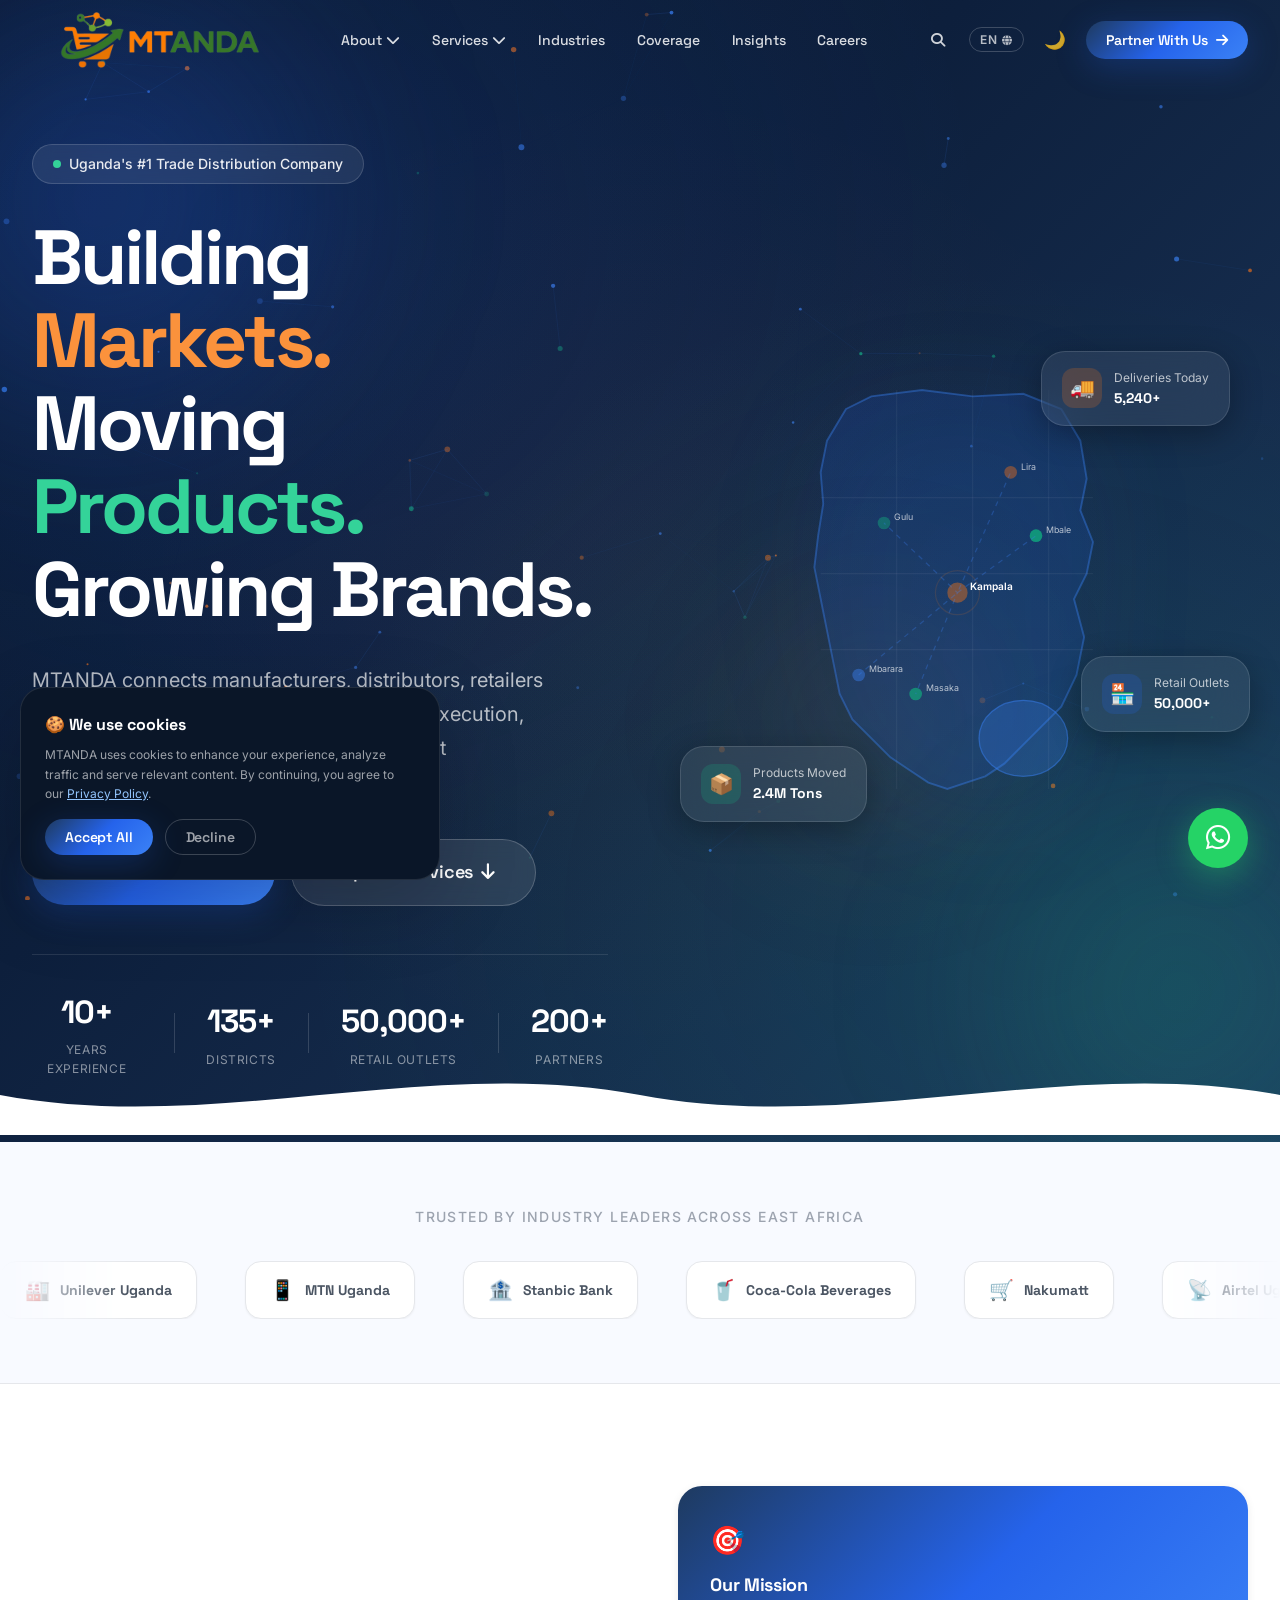
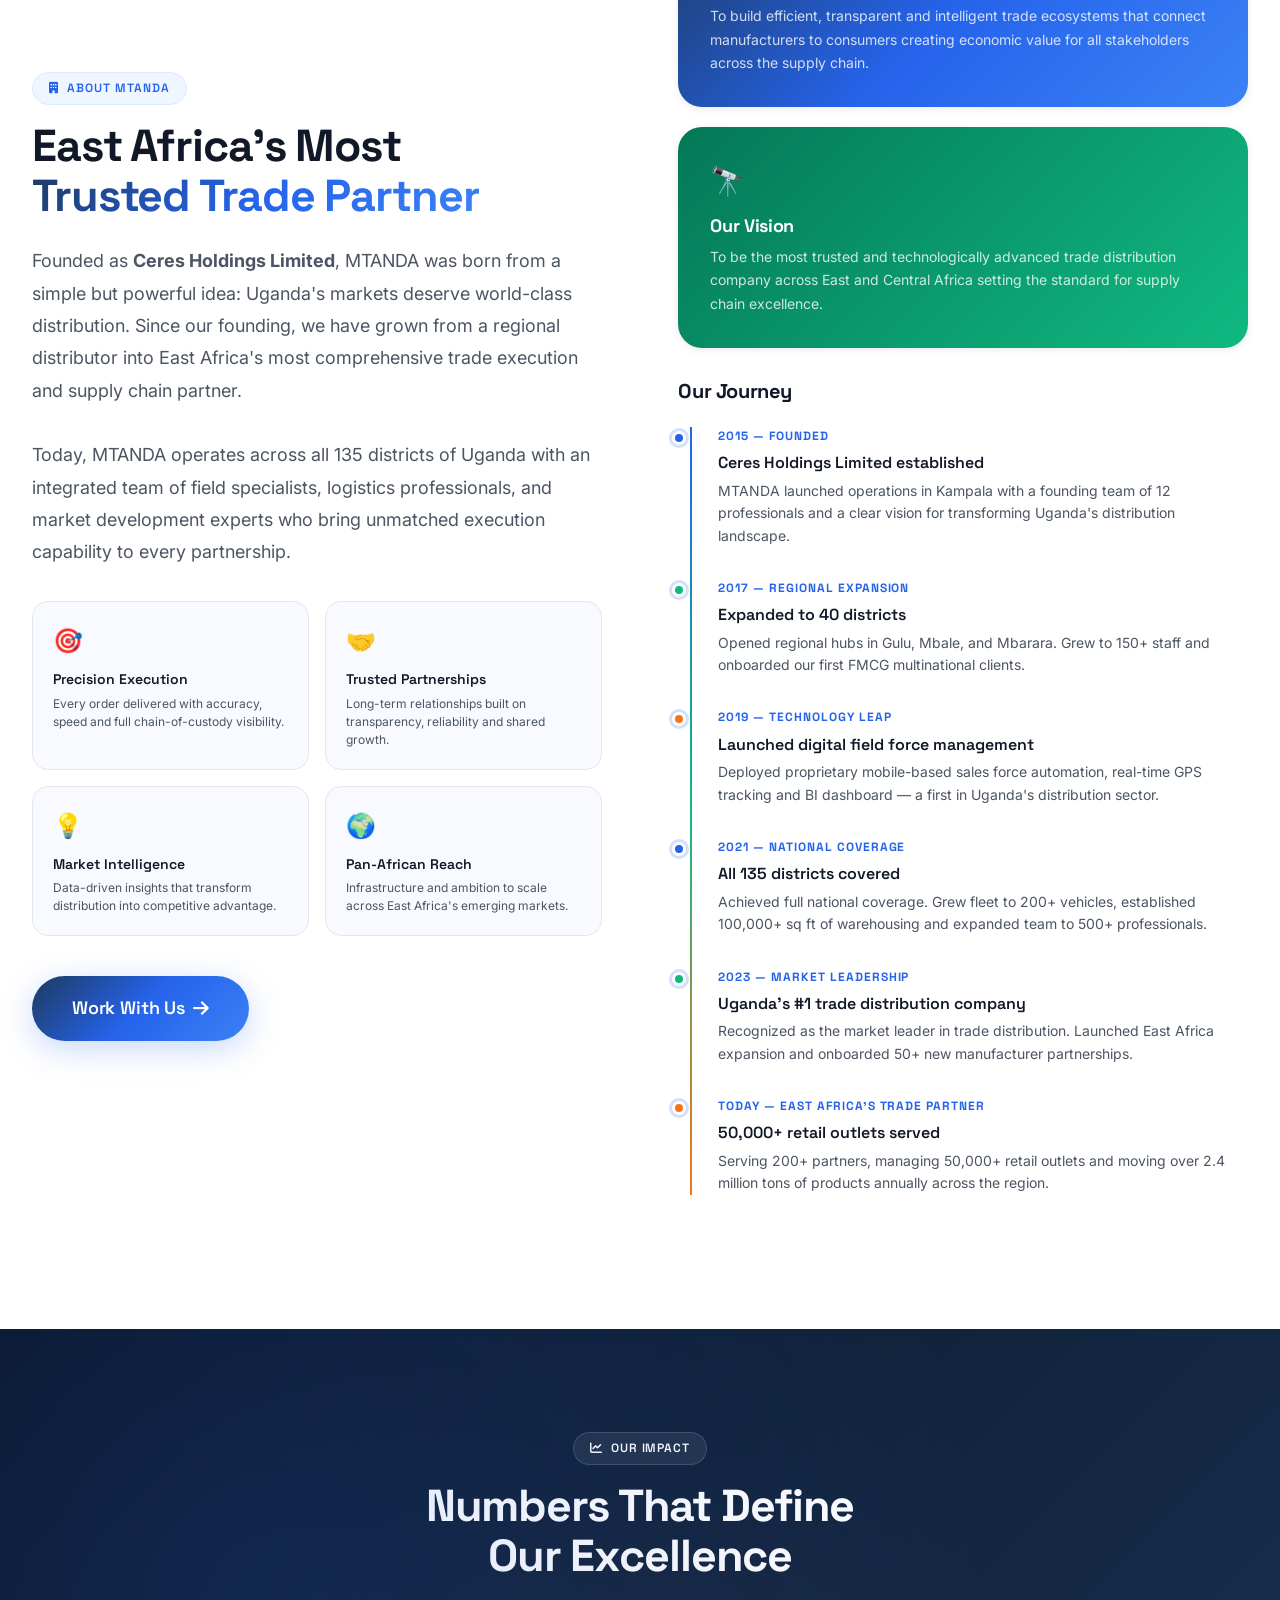
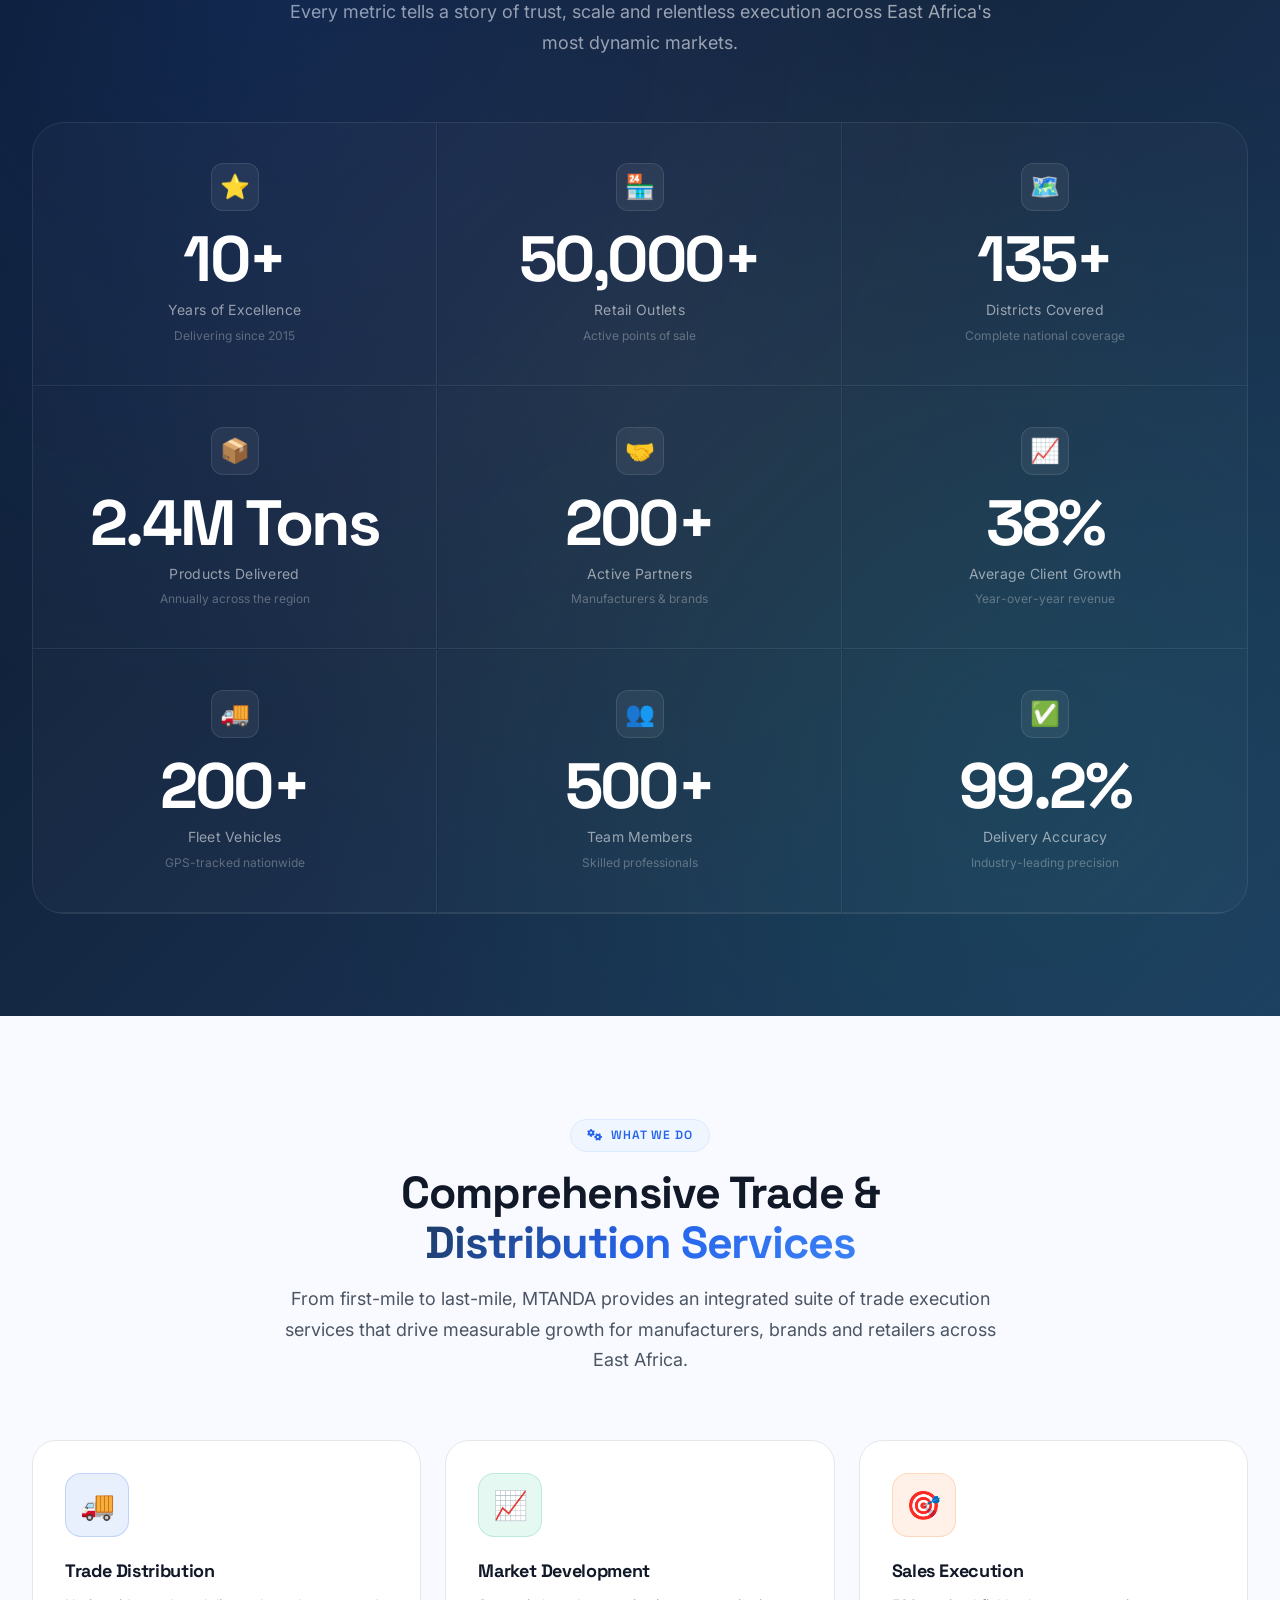
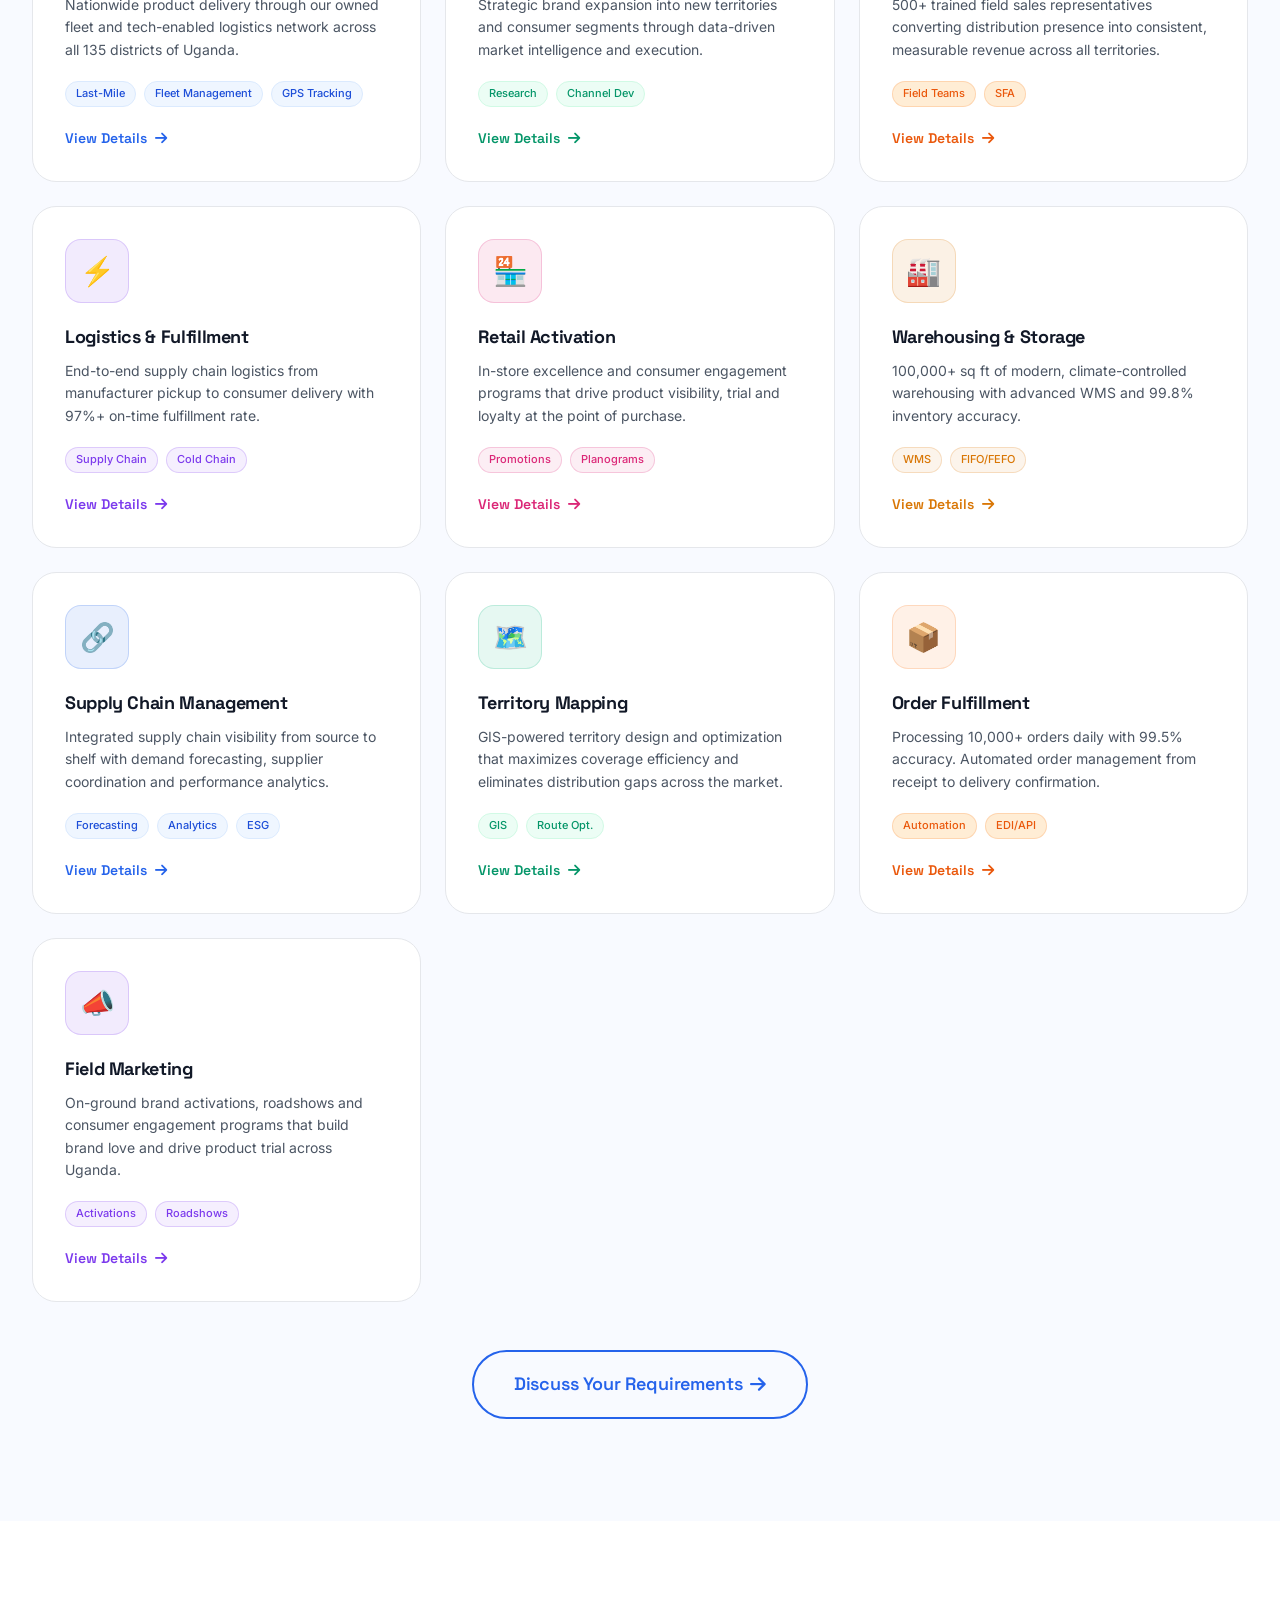
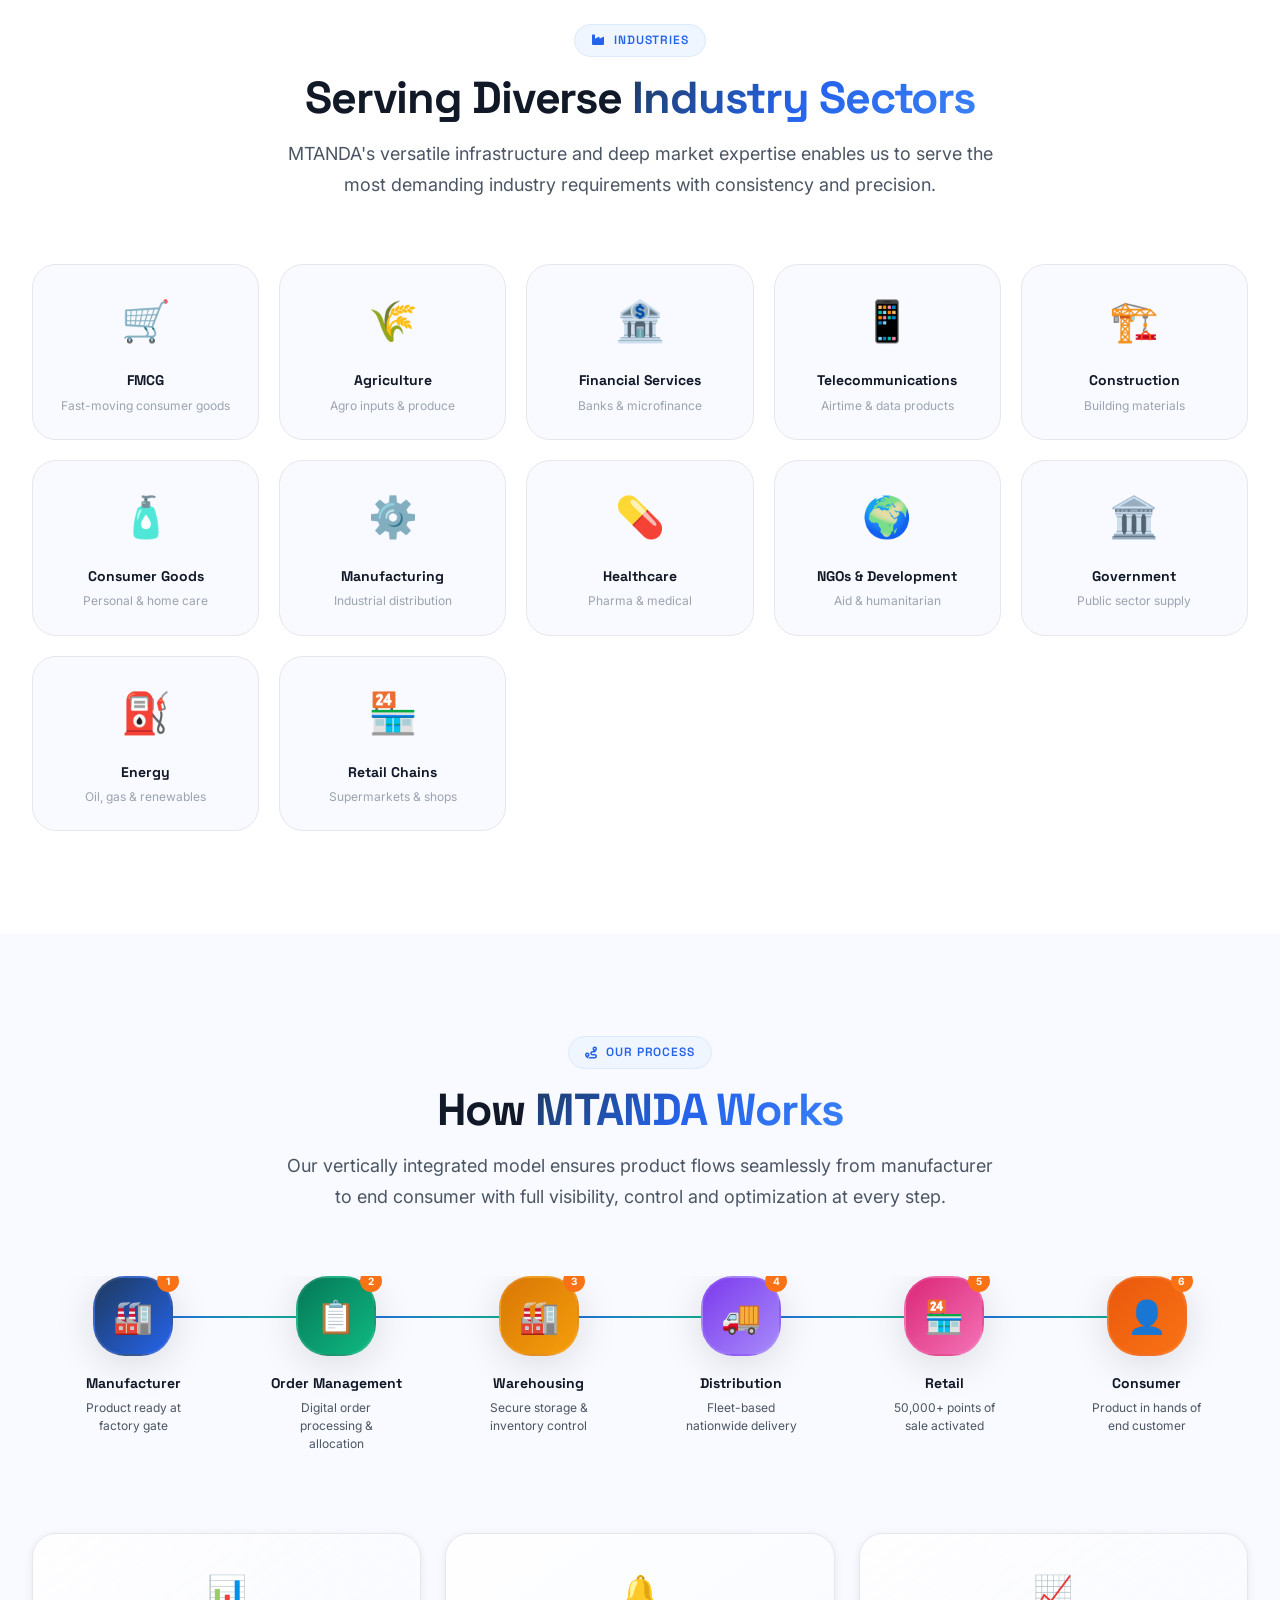
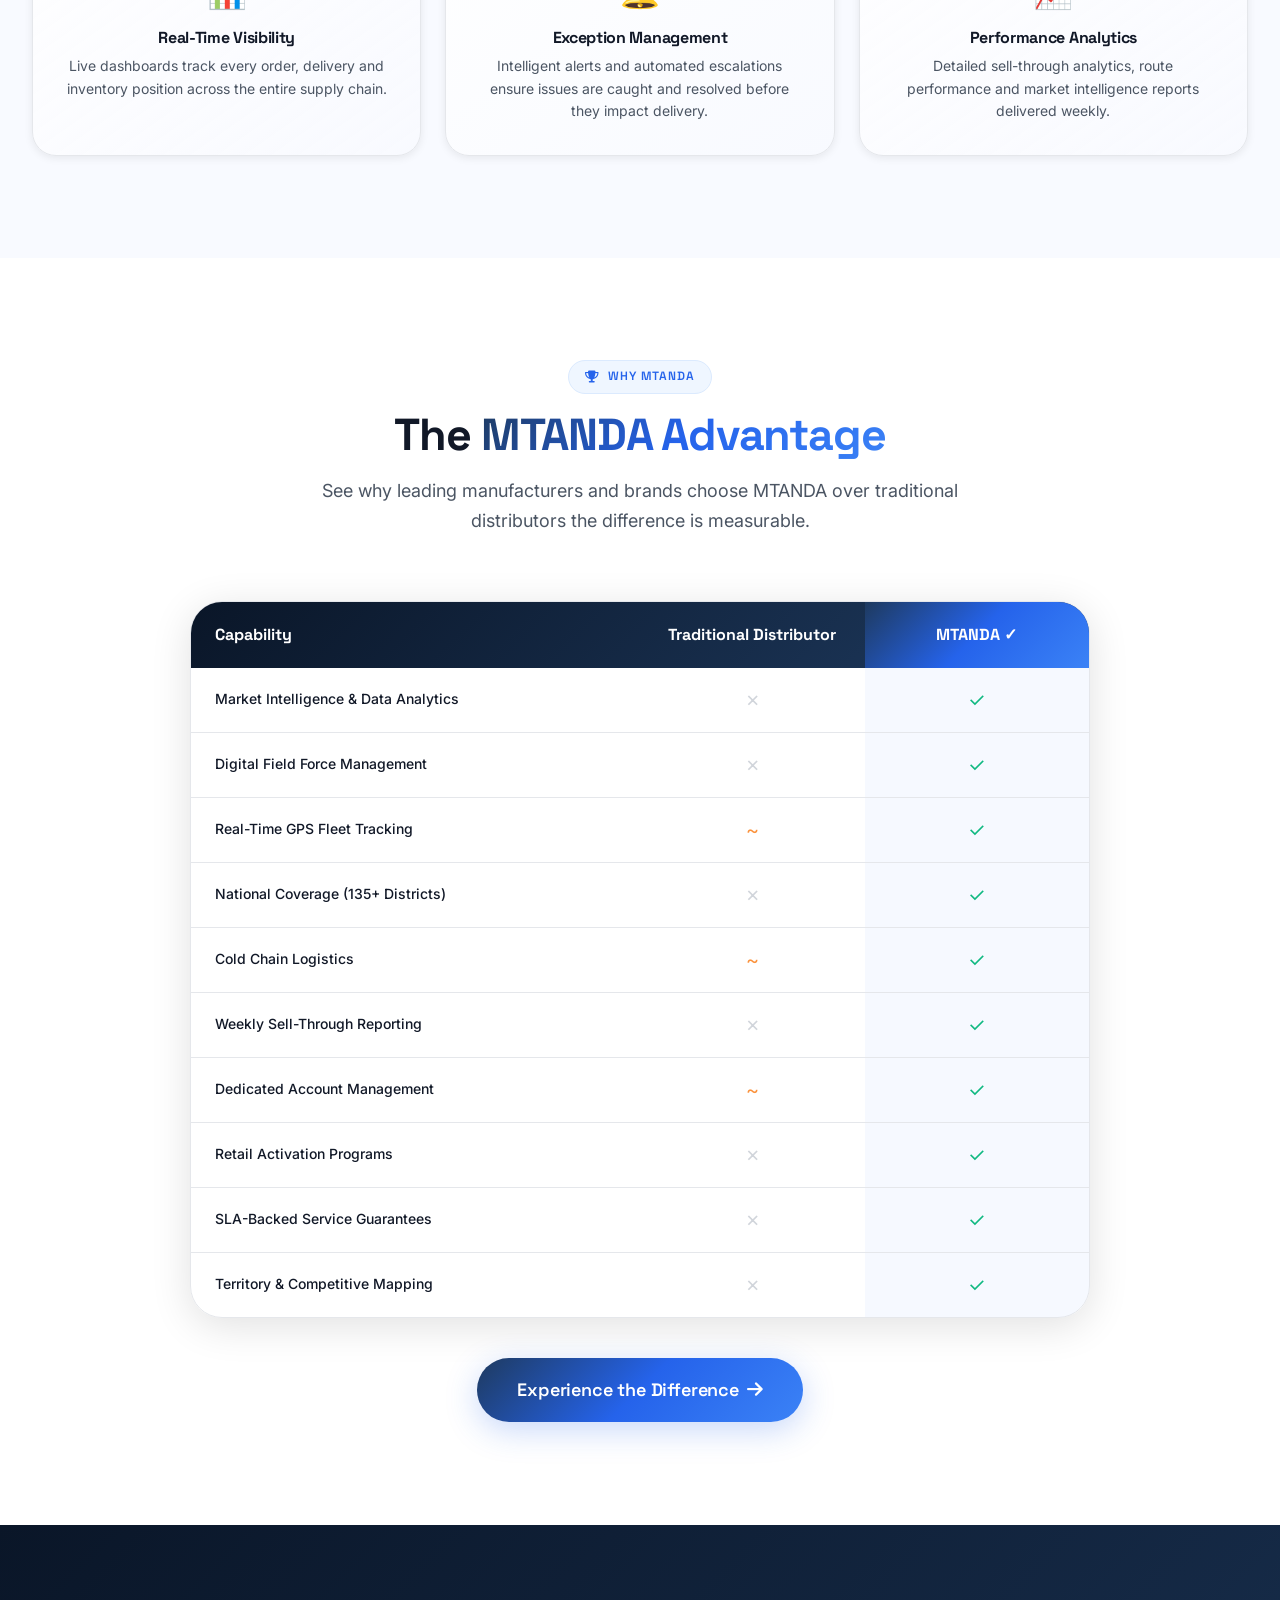
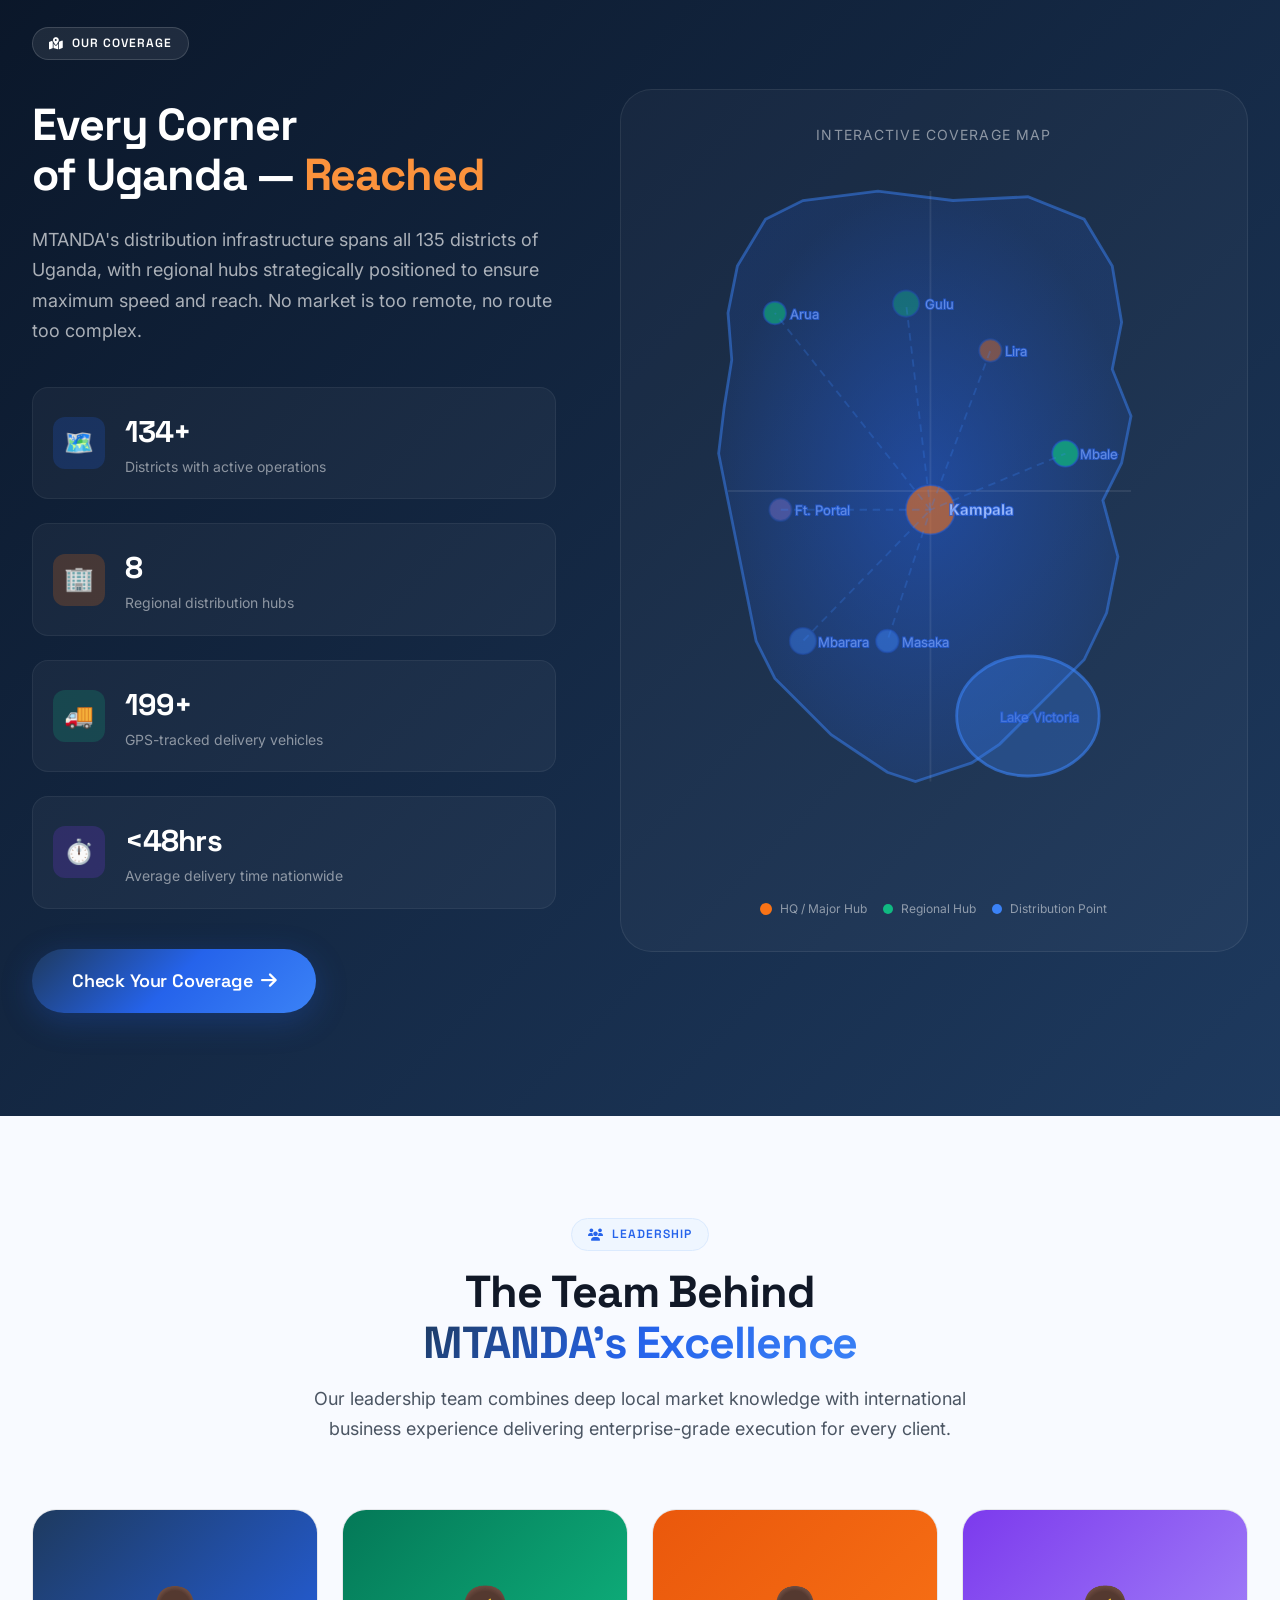
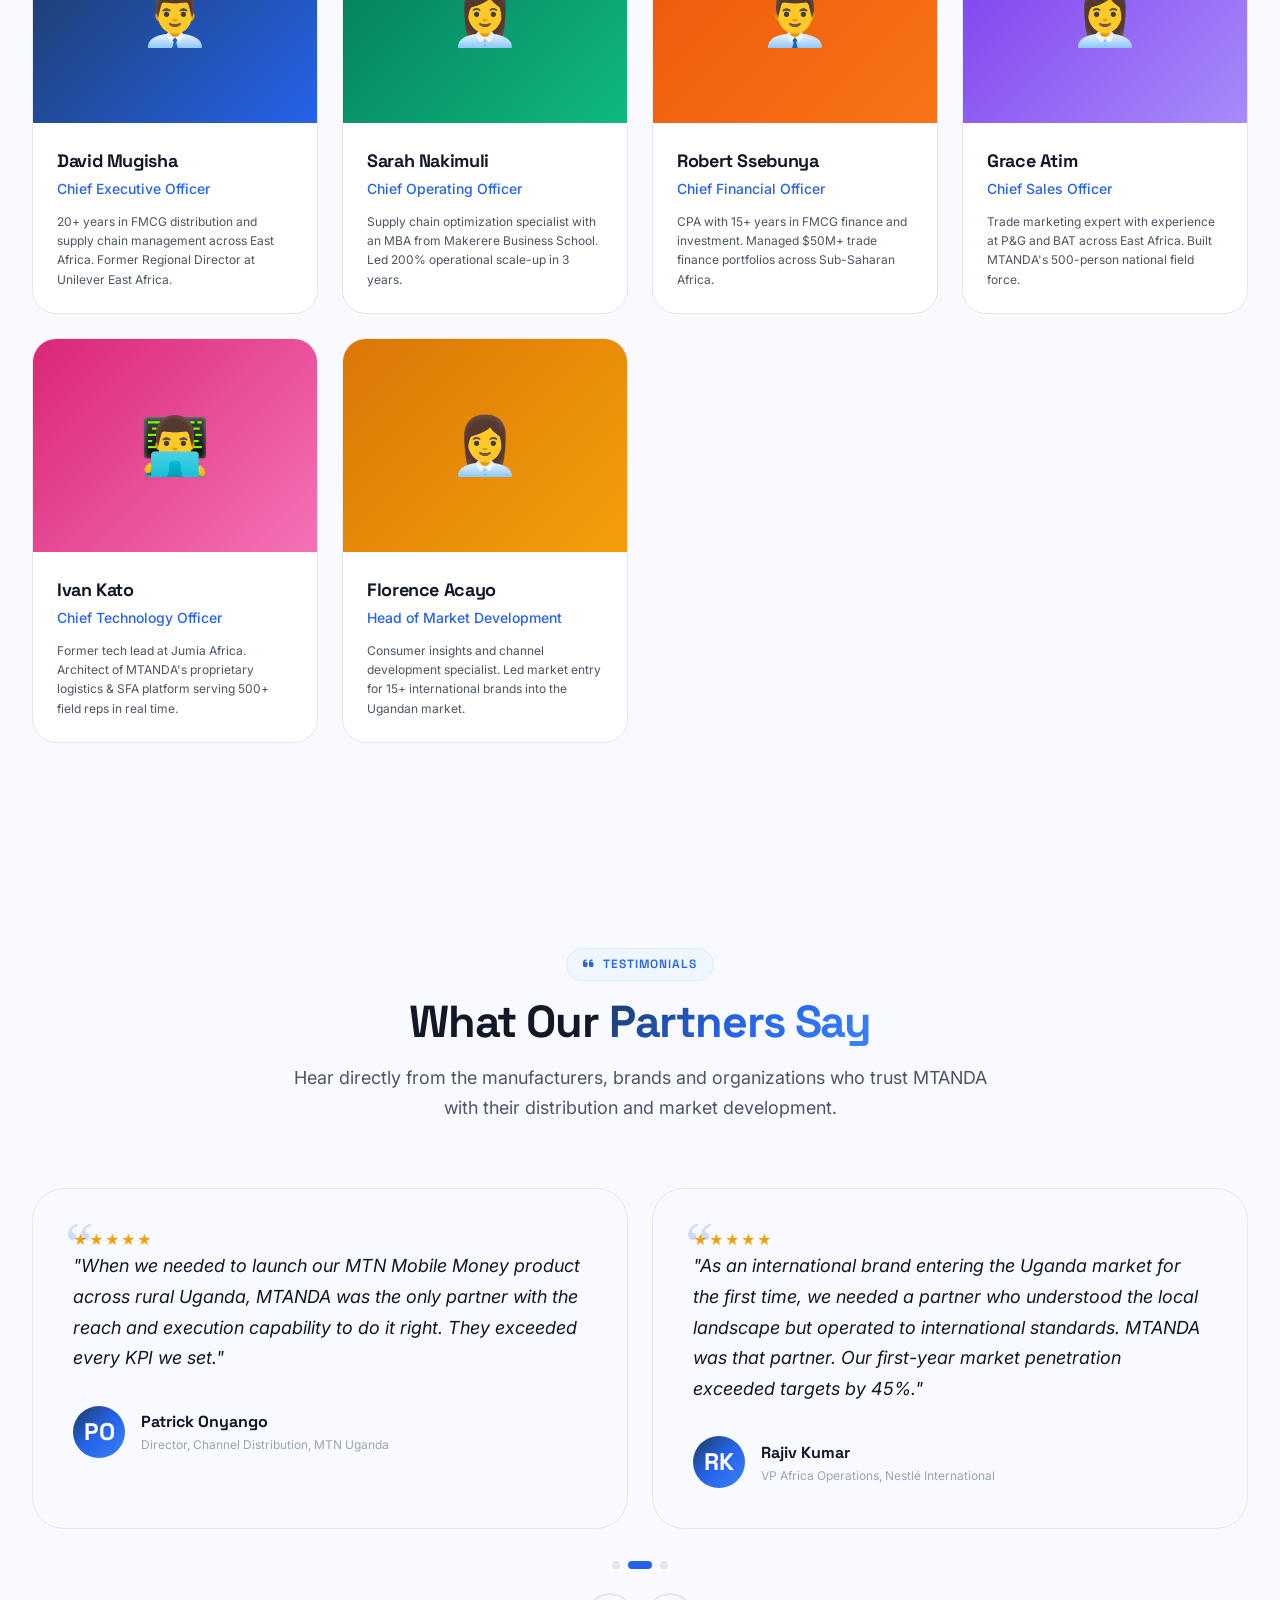
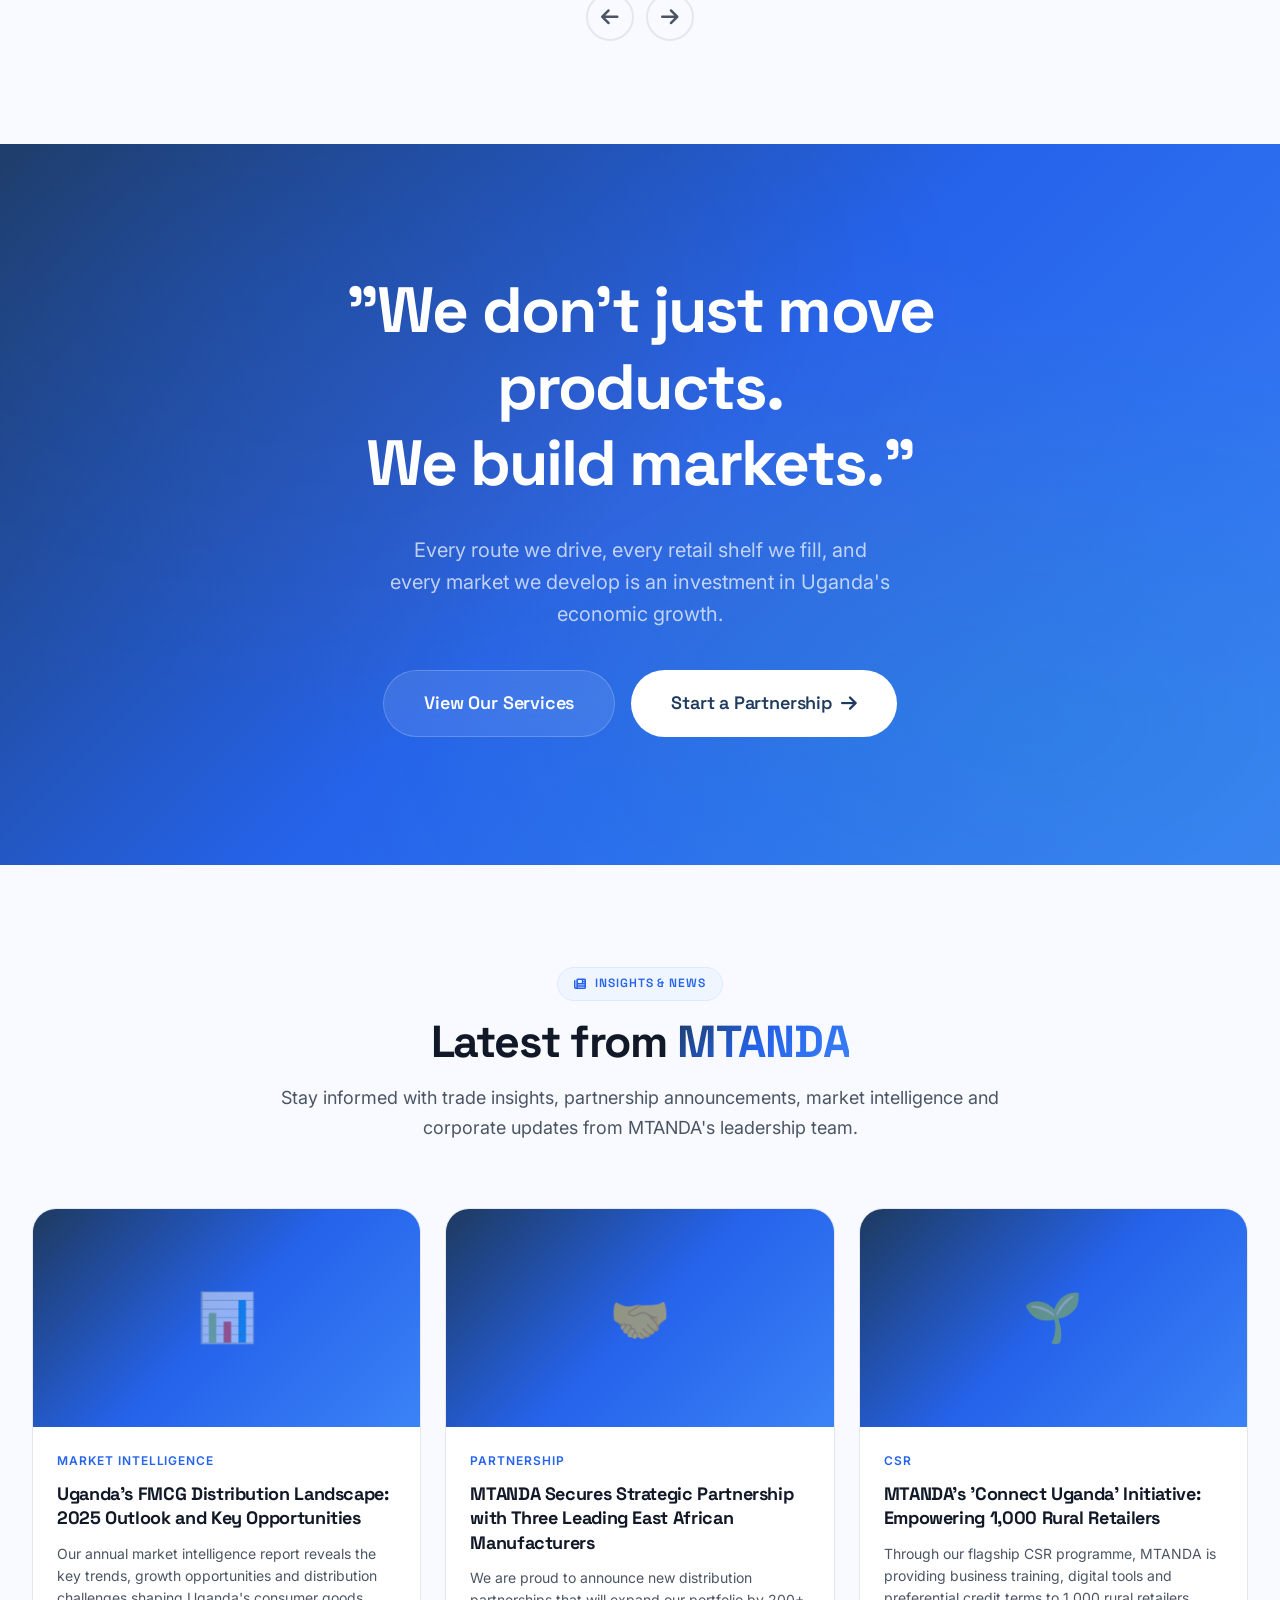
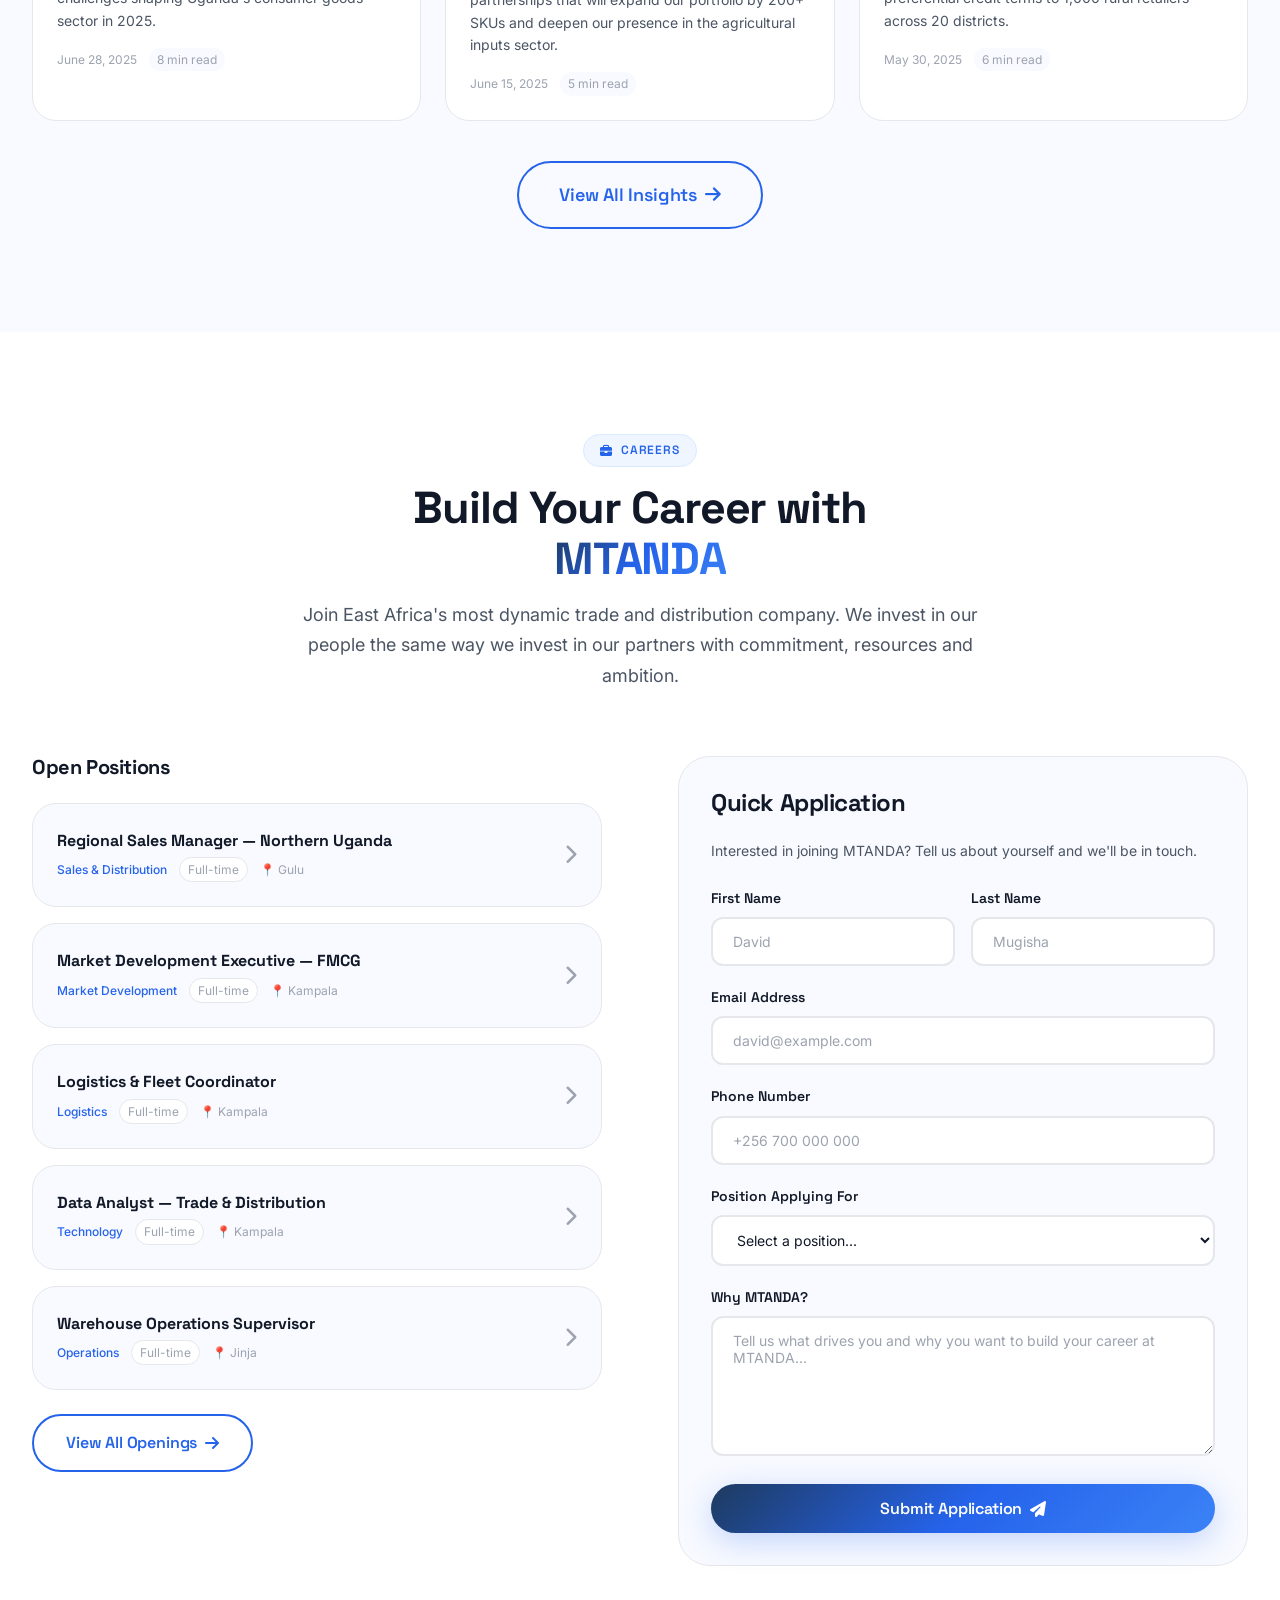
<file: index.html>
<!DOCTYPE html>
<html lang="en" data-theme="light">
<head>
  <meta charset="UTF-8" />
  <meta name="viewport" content="width=device-width, initial-scale=1.0" />
  <meta http-equiv="X-UA-Compatible" content="IE=edge" />

  <!-- Primary Meta -->
  <title>MTANDA — Building Markets. Moving Products. Growing Brands.</title>
  <meta name="description" content="MTANDA (Ceres Holdings Limited) is Uganda's premier trade distribution, supply chain, and market development company. We connect manufacturers, distributors, retailers, and consumers across East Africa." />
  <meta name="keywords" content="MTANDA, Uganda distribution, supply chain Uganda, trade distribution, market development, last-mile logistics, Ceres Holdings, FMCG Uganda" />
  <meta name="author" content="MTANDA — Ceres Holdings Limited" />
  <meta name="robots" content="index, follow" />
  <link rel="canonical" href="https://mtanda.co.ug/" />

  <!-- Open Graph -->
  <meta property="og:type" content="website" />
  <meta property="og:url" content="https://mtanda.co.ug/" />
  <meta property="og:title" content="MTANDA — Building Markets. Moving Products. Growing Brands." />
  <meta property="og:description" content="Uganda's premier trade distribution and supply chain company, connecting manufacturers to consumers across East Africa." />
  <meta property="og:image" content="https://mtanda.co.ug/assets/images/og-image.jpg" />
  <meta property="og:locale" content="en_UG" />
  <meta property="og:site_name" content="MTANDA" />

  <!-- Twitter Card -->
  <meta name="twitter:card" content="summary_large_image" />
  <meta name="twitter:title" content="MTANDA — Building Markets. Moving Products. Growing Brands." />
  <meta name="twitter:description" content="Uganda's premier trade distribution and supply chain company." />
  <meta name="twitter:image" content="https://mtanda.co.ug/assets/images/og-image.jpg" />

  <!-- PWA -->
  <link rel="manifest" href="/manifest.json" />
  <meta name="theme-color" content="#0A1628" />
  <meta name="apple-mobile-web-app-capable" content="yes" />
  <meta name="apple-mobile-web-app-status-bar-style" content="black-translucent" />
  <meta name="apple-mobile-web-app-title" content="MTANDA" />

  <!-- Preconnect -->
  <link rel="preconnect" href="https://fonts.googleapis.com" />
  <link rel="preconnect" href="https://fonts.gstatic.com" crossorigin />

  <!-- Fonts -->
  <link href="https://fonts.googleapis.com/css2?family=Space+Grotesk:wght@300;400;500;600;700&family=Inter:wght@300;400;500;600;700;800&display=swap" rel="stylesheet" />

  <!-- Icons (Font Awesome) -->
  <link rel="stylesheet" href="https://cdnjs.cloudflare.com/ajax/libs/font-awesome/6.5.1/css/all.min.css" crossorigin="anonymous" />

  <!-- Styles -->
  <link rel="stylesheet" href="css/main.css" />

  <!-- Schema Markup -->
  <script type="application/ld+json">
  {
    "@context": "https://schema.org",
    "@type": "Organization",
    "name": "MTANDA",
    "legalName": "Ceres Holdings Limited",
    "url": "https://mtanda.co.ug",
    "logo": "https://mtanda.co.ug/assets/images/logo.png",
    "description": "Uganda's premier trade distribution, supply chain, and market development company.",
    "address": {
      "@type": "PostalAddress",
      "streetAddress": "Plot 24, Kampala Road",
      "addressLocality": "Kampala",
      "addressRegion": "Central Region",
      "addressCountry": "UG"
    },
    "contactPoint": {
      "@type": "ContactPoint",
      "telephone": "+256-700-000-000",
      "contactType": "customer service",
      "availableLanguage": ["English", "Swahili"]
    },
    "sameAs": [
      "https://www.linkedin.com/company/mtanda-ug",
      "https://twitter.com/mtanda_ug"
    ],
    "foundingDate": "2015",
    "numberOfEmployees": { "@type": "QuantitativeValue", "value": 500 },
    "areaServed": ["Uganda", "East Africa"],
    "serviceType": ["Trade Distribution", "Supply Chain Management", "Market Development", "Last-Mile Logistics"]
  }
  </script>
</head>

<body>
  <!-- ═══════════════════════════════════════
       LOADING SCREEN
  ═══════════════════════════════════════ -->
  <div id="loading-screen" role="status" aria-label="Loading MTANDA website">
    <div class="loader-logo" style="margin-bottom: 1rem;">
      <img src="img/Mtanda.png" alt="MTANDA Logo" style="max-height: 240px;" />
    </div>
    <div class="loader-bar">
      <div class="loader-progress"></div>
    </div>
    <div style="font-size:0.75rem;color:rgba(255,255,255,0.3);letter-spacing:0.05em;">Building Markets. Moving Products. Growing Brands.</div>
  </div>

  <!-- ═══════════════════════════════════════
       SCROLL PROGRESS
  ═══════════════════════════════════════ -->
  <div id="scroll-progress" aria-hidden="true"></div>

  <!-- ═══════════════════════════════════════
       NAVIGATION
  ═══════════════════════════════════════ -->
  <header>
    <nav id="navbar" role="navigation" aria-label="Main navigation">
      <div class="nav-inner">
        <!-- Logo -->
        <a href="/" class="nav-logo" aria-label="MTANDA Home">
          <img src="img/Mtanda.png" alt="MTANDA Logo" style="height: 144px; width: auto;" />
        </a>

        <!-- Desktop Menu -->
        <ul class="nav-menu" role="list">
          <li class="nav-item">
            <a href="about.html" class="nav-link" data-page="about.html">
              About <i class="fa-solid fa-chevron-down chevron" aria-hidden="true"></i>
            </a>
            <div class="mega-menu" role="menu" aria-label="About submenu">
              <div class="mega-menu-grid">
                <a href="about.html#story" class="mega-link" role="menuitem">
                  <div class="mega-link-icon" style="background:#EFF6FF;">🏢</div>
                  <div class="mega-link-text"><strong>Our Story</strong><span>Who we are & our journey</span></div>
                </a>
                <a href="about.html#mission" class="mega-link" role="menuitem">
                  <div class="mega-link-icon" style="background:#ECFDF5;">🎯</div>
                  <div class="mega-link-text"><strong>Mission & Vision</strong><span>Our purpose and direction</span></div>
                </a>
                <a href="about.html#leadership" class="mega-link" role="menuitem">
                  <div class="mega-link-icon" style="background:#FFEDD5;">👥</div>
                  <div class="mega-link-text"><strong>Leadership Team</strong><span>Meet our executives</span></div>
                </a>
              </div>
            </div>
          </li>
          <li class="nav-item">
            <a href="services.html" class="nav-link" data-page="services.html">
              Services <i class="fa-solid fa-chevron-down chevron" aria-hidden="true"></i>
            </a>
            <div class="mega-menu" role="menu" aria-label="Services submenu">
              <div class="mega-menu-grid">
                <a href="services.html#trade-distribution" class="mega-link" role="menuitem">
                  <div class="mega-link-icon" style="background:#EFF6FF;">🚚</div>
                  <div class="mega-link-text"><strong>Trade Distribution</strong><span>Nationwide product delivery</span></div>
                </a>
                <a href="services.html#market-development" class="mega-link" role="menuitem">
                  <div class="mega-link-icon" style="background:#ECFDF5;">📈</div>
                  <div class="mega-link-text"><strong>Market Development</strong><span>Strategic market expansion</span></div>
                </a>
                <a href="services.html#sales-execution" class="mega-link" role="menuitem">
                  <div class="mega-link-icon" style="background:#FFEDD5;">🎯</div>
                  <div class="mega-link-text"><strong>Sales Execution</strong><span>Field teams driving revenue</span></div>
                </a>
                <a href="services.html#logistics" class="mega-link" role="menuitem">
                  <div class="mega-link-icon" style="background:#EFF6FF;">⚡</div>
                  <div class="mega-link-text"><strong>Logistics</strong><span>End-to-end fulfillment</span></div>
                </a>
                <a href="services.html#warehousing" class="mega-link" role="menuitem">
                  <div class="mega-link-icon" style="background:#ECFDF5;">🏭</div>
                  <div class="mega-link-text"><strong>Warehousing</strong><span>Storage & inventory</span></div>
                </a>
                <a href="services.html#supply-chain" class="mega-link" role="menuitem">
                  <div class="mega-link-icon" style="background:#FFEDD5;">🔗</div>
                  <div class="mega-link-text"><strong>Supply Chain</strong><span>End-to-end visibility</span></div>
                </a>
              </div>
            </div>
          </li>
          <li class="nav-item">
            <a href="industries.html" class="nav-link" data-page="industries.html">Industries</a>
          </li>
          <li class="nav-item">
            <a href="coverage.html" class="nav-link" data-page="coverage.html">Coverage</a>
          </li>
          <li class="nav-item">
            <a href="blog.html" class="nav-link" data-page="blog.html">Insights</a>
          </li>
          <li class="nav-item">
            <a href="careers.html" class="nav-link" data-page="careers.html">Careers</a>
          </li>
        </ul>

        <!-- Nav Actions -->
        <div class="nav-actions">
          <!-- Search -->
          <button class="nav-btn-ghost" data-search-toggle id="search-trigger" aria-label="Search">
            <i class="fa-solid fa-magnifying-glass" aria-hidden="true"></i>
          </button>
          <!-- Language -->
          <div class="lang-switcher">
            <button class="lang-btn" data-lang-toggle aria-label="Switch language">
              <span data-lang-btn>EN</span>
              <i class="fa-solid fa-globe" aria-hidden="true" style="font-size:0.625rem;"></i>
            </button>
          </div>
          <!-- Theme -->
          <button class="theme-toggle" data-theme-toggle aria-label="Toggle dark mode" id="theme-btn">
            <span data-theme-icon>🌙</span>
          </button>
          <!-- CTA -->
          <a href="contact.html" class="btn btn-primary btn-sm" id="nav-cta">
            Partner With Us
            <i class="fa-solid fa-arrow-right" aria-hidden="true"></i>
          </a>
          <!-- Hamburger -->
          <button class="mobile-menu-btn" id="mobile-menu-btn" aria-label="Open mobile menu" aria-expanded="false" aria-controls="mobile-menu">
            <span class="hamburger-line"></span>
            <span class="hamburger-line"></span>
            <span class="hamburger-line"></span>
          </button>
        </div>
      </div>
    </nav>
  </header>

  <!-- Mobile Menu -->
  <div id="mobile-menu" role="dialog" aria-modal="true" aria-label="Mobile navigation menu">
    <a href="about.html" class="mobile-nav-link">About MTANDA</a>
    <a href="services.html" class="mobile-nav-link">Our Services</a>
    <a href="industries.html" class="mobile-nav-link">Industries</a>
    <a href="coverage.html" class="mobile-nav-link">Coverage</a>
    <a href="partners.html" class="mobile-nav-link">Partners</a>
    <a href="blog.html" class="mobile-nav-link">Insights & News</a>
    <a href="careers.html" class="mobile-nav-link">Careers</a>
    <a href="contact.html" class="mobile-nav-link">Contact Us</a>
    <div style="margin-top:2rem;">
      <a href="contact.html" class="btn btn-primary w-full" style="justify-content:center;">Partner With Us</a>
    </div>
  </div>

  <!-- Search Overlay -->
  <div id="search-overlay" role="search" aria-label="Site search">
    <div class="search-box">
      <input type="search" id="search-input" class="search-input" placeholder="Search services, industries..." aria-label="Search" autocomplete="off" />
      <div class="search-close" tabindex="0" role="button" aria-label="Close search">Press ESC or click to close</div>
    </div>
  </div>

  <main id="main-content">
    <!-- ═══════════════════════════════════════
         SECTION 1: HERO
    ═══════════════════════════════════════ -->
    <section id="hero" aria-label="Hero section">
      <canvas id="hero-canvas" aria-hidden="true"></canvas>
      <div class="hero-bg-gradient" aria-hidden="true"></div>
      <div class="hero-blob hero-blob-1" aria-hidden="true"></div>
      <div class="hero-blob hero-blob-2" aria-hidden="true"></div>
      <div class="hero-blob hero-blob-3" aria-hidden="true"></div>

      <div class="hero-content">
        <div class="container">
          <div class="hero-inner">
            <!-- Left: Text -->
            <div class="hero-text">
              <div class="hero-badge" data-aos="fade-up">
                <span class="hero-badge-dot" aria-hidden="true"></span>
                Uganda's #1 Trade Distribution Company
              </div>
              <h1 class="hero-headline" data-aos="fade-up" data-aos-delay="100">
                <span class="line">Building <span class="accent">Markets.</span></span>
                <span class="line">Moving <span class="emerald">Products.</span></span>
                <span class="line">Growing Brands.</span>
              </h1>
              <p class="hero-subtitle" data-aos="fade-up" data-aos-delay="200">
                MTANDA connects manufacturers, distributors, retailers and consumers through professional trade execution, nationwide distribution and intelligent market development across East Africa.
              </p>
              <div class="hero-actions" data-aos="fade-up" data-aos-delay="300">
                <a href="#contact" class="btn btn-primary btn-lg" id="hero-partner-btn">
                  Partner With Us
                  <i class="fa-solid fa-handshake" aria-hidden="true"></i>
                </a>
                <a href="#services" class="btn btn-secondary btn-lg" id="hero-services-btn">
                  Explore Services
                  <i class="fa-solid fa-arrow-down" aria-hidden="true"></i>
                </a>
              </div>
              <div class="hero-stats" data-aos="fade-up" data-aos-delay="400">
                <div class="hero-stat-item">
                  <div class="hero-stat-number"><span data-counter="10" data-suffix="+">0+</span></div>
                  <div class="hero-stat-label">Years Experience</div>
                </div>
                <div class="hero-stat-divider" aria-hidden="true"></div>
                <div class="hero-stat-item">
                  <div class="hero-stat-number"><span data-counter="135" data-suffix="+">0+</span></div>
                  <div class="hero-stat-label">Districts</div>
                </div>
                <div class="hero-stat-divider" aria-hidden="true"></div>
                <div class="hero-stat-item">
                  <div class="hero-stat-number"><span data-counter="50000" data-suffix="+">0+</span></div>
                  <div class="hero-stat-label">Retail Outlets</div>
                </div>
                <div class="hero-stat-divider" aria-hidden="true"></div>
                <div class="hero-stat-item">
                  <div class="hero-stat-number"><span data-counter="200" data-suffix="+">0+</span></div>
                  <div class="hero-stat-label">Partners</div>
                </div>
              </div>
            </div>

            <!-- Right: Visual -->
            <div class="hero-visual" aria-hidden="true">
              <!-- Uganda Map SVG -->
              <div class="hero-map-container">
                <svg viewBox="0 0 300 380" fill="none" xmlns="http://www.w3.org/2000/svg" style="width:100%;max-width:380px;margin:0 auto;display:block;filter:drop-shadow(0 20px 60px rgba(37,99,235,0.4));">
                  <!-- Uganda outline shape -->
                  <path d="M60,30 L80,20 L120,15 L160,20 L200,18 L230,30 L245,55 L250,85 L245,110 L255,135 L250,160 L240,180 L248,210 L242,240 L230,265 L215,280 L200,295 L185,310 L170,320 L155,325 L140,330 L125,325 L110,315 L95,305 L80,290 L65,275 L55,255 L50,230 L45,205 L40,180 L35,155 L38,130 L42,105 L40,80 L45,55 Z" fill="rgba(37,99,235,0.15)" stroke="rgba(59,130,246,0.4)" stroke-width="1.5"/>
                  <!-- Lake Victoria -->
                  <ellipse cx="200" cy="290" rx="35" ry="30" fill="rgba(59,130,246,0.25)" stroke="rgba(59,130,246,0.5)" stroke-width="1"/>
                  <!-- Grid lines -->
                  <line x1="40" y1="100" x2="255" y2="100" stroke="rgba(255,255,255,0.05)" stroke-width="1"/>
                  <line x1="40" y1="160" x2="255" y2="160" stroke="rgba(255,255,255,0.05)" stroke-width="1"/>
                  <line x1="40" y1="220" x2="255" y2="220" stroke="rgba(255,255,255,0.05)" stroke-width="1"/>
                  <line x1="100" y1="15" x2="100" y2="330" stroke="rgba(255,255,255,0.05)" stroke-width="1"/>
                  <line x1="160" y1="15" x2="160" y2="330" stroke="rgba(255,255,255,0.05)" stroke-width="1"/>
                  <line x1="220" y1="15" x2="220" y2="330" stroke="rgba(255,255,255,0.05)" stroke-width="1"/>
                  <!-- District dots -->
                  <circle cx="148" cy="175" r="8" fill="#F97316" opacity="0.9"><animate attributeName="opacity" values="0.9;0.3;0.9" dur="2s" repeatCount="indefinite"/></circle>
                  <circle cx="148" cy="175" r="16" fill="none" stroke="#F97316" stroke-width="1"><animate attributeName="r" values="8;20;8" dur="2s" repeatCount="indefinite"/><animate attributeName="opacity" values="0.6;0;0.6" dur="2s" repeatCount="indefinite"/></circle>
                  <!-- Kampala label -->
                  <text x="158" y="173" fill="white" font-size="8" font-family="Inter" font-weight="600">Kampala</text>
                  <!-- Other cities -->
                  <circle cx="90" cy="120" r="5" fill="#10B981" opacity="0.8"><animate attributeName="opacity" values="0.8;0.3;0.8" dur="3s" repeatCount="indefinite"/></circle>
                  <text x="98" y="118" fill="rgba(255,255,255,0.7)" font-size="7" font-family="Inter">Gulu</text>
                  <circle cx="210" cy="130" r="5" fill="#10B981" opacity="0.8"><animate attributeName="opacity" values="0.8;0.3;0.8" dur="2.5s" repeatCount="indefinite"/></circle>
                  <text x="218" y="128" fill="rgba(255,255,255,0.7)" font-size="7" font-family="Inter">Mbale</text>
                  <circle cx="70" cy="240" r="5" fill="#3B82F6" opacity="0.8"><animate attributeName="opacity" values="0.8;0.3;0.8" dur="3.5s" repeatCount="indefinite"/></circle>
                  <text x="78" y="238" fill="rgba(255,255,255,0.7)" font-size="7" font-family="Inter">Mbarara</text>
                  <circle cx="190" cy="80" r="5" fill="#F97316" opacity="0.8"><animate attributeName="opacity" values="0.8;0.3;0.8" dur="2s" repeatCount="indefinite"/></circle>
                  <text x="198" y="78" fill="rgba(255,255,255,0.7)" font-size="7" font-family="Inter">Lira</text>
                  <circle cx="115" cy="255" r="5" fill="#10B981" opacity="0.8"><animate attributeName="opacity" values="0.8;0.3;0.8" dur="4s" repeatCount="indefinite"/></circle>
                  <text x="123" y="253" fill="rgba(255,255,255,0.7)" font-size="7" font-family="Inter">Masaka</text>
                  <!-- Connection lines -->
                  <line x1="148" y1="175" x2="90" y2="120" stroke="rgba(59,130,246,0.3)" stroke-width="1" stroke-dasharray="4,4"><animate attributeName="stroke-dashoffset" values="0;-8" dur="1s" repeatCount="indefinite"/></line>
                  <line x1="148" y1="175" x2="210" y2="130" stroke="rgba(59,130,246,0.3)" stroke-width="1" stroke-dasharray="4,4"><animate attributeName="stroke-dashoffset" values="0;-8" dur="1.2s" repeatCount="indefinite"/></line>
                  <line x1="148" y1="175" x2="70" y2="240" stroke="rgba(59,130,246,0.3)" stroke-width="1" stroke-dasharray="4,4"><animate attributeName="stroke-dashoffset" values="0;-8" dur="0.9s" repeatCount="indefinite"/></line>
                  <line x1="148" y1="175" x2="190" y2="80" stroke="rgba(59,130,246,0.3)" stroke-width="1" stroke-dasharray="4,4"><animate attributeName="stroke-dashoffset" values="0;-8" dur="1.1s" repeatCount="indefinite"/></line>
                  <line x1="148" y1="175" x2="115" y2="255" stroke="rgba(59,130,246,0.3)" stroke-width="1" stroke-dasharray="4,4"><animate attributeName="stroke-dashoffset" values="0;-8" dur="1.3s" repeatCount="indefinite"/></line>
                </svg>

                <!-- Floating Cards -->
                <div class="hero-card-float" style="top:-20px;right:-30px;" aria-hidden="true">
                  <div class="float-card-icon" style="background:rgba(249,115,22,0.2);">🚚</div>
                  <div>
                    <div class="float-card-label">Deliveries Today</div>
                    <div class="float-card-value">5,240+</div>
                  </div>
                </div>
                <div class="hero-card-float" style="bottom:30px;left:-40px;" aria-hidden="true">
                  <div class="float-card-icon" style="background:rgba(16,185,129,0.2);">📦</div>
                  <div>
                    <div class="float-card-label">Products Moved</div>
                    <div class="float-card-value">2.4M Tons</div>
                  </div>
                </div>
                <div class="hero-card-float" style="bottom:120px;right:-50px;" aria-hidden="true">
                  <div class="float-card-icon" style="background:rgba(37,99,235,0.2);">🏪</div>
                  <div>
                    <div class="float-card-label">Retail Outlets</div>
                    <div class="float-card-value">50,000+</div>
                  </div>
                </div>
              </div>
            </div>
          </div>
        </div>
      </div>

      <!-- Wave divider -->
      <div style="position:absolute;bottom:0;left:0;right:0;" aria-hidden="true">
        <svg viewBox="0 0 1440 80" fill="none" xmlns="http://www.w3.org/2000/svg" preserveAspectRatio="none" style="width:100%;height:80px;">
          <path d="M0,40 C240,80 480,0 720,40 C960,80 1200,0 1440,40 L1440,80 L0,80 Z" fill="white"/>
        </svg>
      </div>
    </section>

    <!-- ═══════════════════════════════════════
         SECTION 2: TRUSTED BY
    ═══════════════════════════════════════ -->
    <section id="trusted-by" aria-label="Trusted by leading companies">
      <div class="container">
        <p class="trusted-label">Trusted by industry leaders across East Africa</p>
      </div>
      <div class="logos-wrapper">
        <div class="logos-track" aria-hidden="true">
          <!-- Set 1 -->
          <div class="logo-item"><span class="logo-icon">🏭</span> Unilever Uganda</div>
          <div class="logo-item"><span class="logo-icon">📱</span> MTN Uganda</div>
          <div class="logo-item"><span class="logo-icon">🏦</span> Stanbic Bank</div>
          <div class="logo-item"><span class="logo-icon">🥤</span> Coca-Cola Beverages</div>
          <div class="logo-item"><span class="logo-icon">🛒</span> Nakumatt</div>
          <div class="logo-item"><span class="logo-icon">📡</span> Airtel Uganda</div>
          <div class="logo-item"><span class="logo-icon">🏗️</span> National Building Review</div>
          <div class="logo-item"><span class="logo-icon">🌾</span> USAID Uganda</div>
          <div class="logo-item"><span class="logo-icon">💊</span> GlaxoSmithKline</div>
          <div class="logo-item"><span class="logo-icon">🧴</span> Procter & Gamble</div>
          <div class="logo-item"><span class="logo-icon">🏛️</span> Ministry of Trade</div>
          <div class="logo-item"><span class="logo-icon">⛽</span> Total Energies</div>
          <!-- Set 2 (duplicate for seamless scroll) -->
          <div class="logo-item"><span class="logo-icon">🏭</span> Unilever Uganda</div>
          <div class="logo-item"><span class="logo-icon">📱</span> MTN Uganda</div>
          <div class="logo-item"><span class="logo-icon">🏦</span> Stanbic Bank</div>
          <div class="logo-item"><span class="logo-icon">🥤</span> Coca-Cola Beverages</div>
          <div class="logo-item"><span class="logo-icon">🛒</span> Nakumatt</div>
          <div class="logo-item"><span class="logo-icon">📡</span> Airtel Uganda</div>
          <div class="logo-item"><span class="logo-icon">🏗️</span> National Building Review</div>
          <div class="logo-item"><span class="logo-icon">🌾</span> USAID Uganda</div>
          <div class="logo-item"><span class="logo-icon">💊</span> GlaxoSmithKline</div>
          <div class="logo-item"><span class="logo-icon">🧴</span> Procter & Gamble</div>
          <div class="logo-item"><span class="logo-icon">🏛️</span> Ministry of Trade</div>
          <div class="logo-item"><span class="logo-icon">⛽</span> Total Energies</div>
        </div>
      </div>
    </section>

    <!-- ═══════════════════════════════════════
         SECTION 3: ABOUT
    ═══════════════════════════════════════ -->
    <section id="about" class="section" aria-label="About MTANDA">
      <div class="container">
        <div class="about-grid">
          <!-- Left: Story -->
          <div>
            <div class="section-tag" data-aos="fade-right">
              <i class="fa-solid fa-building" aria-hidden="true"></i>
              About MTANDA
            </div>
            <h2 class="display-md" style="margin-bottom:var(--space-6);" data-aos="fade-right" data-aos-delay="100">
              East Africa's Most<br><span class="text-gradient">Trusted Trade Partner</span>
            </h2>
            <p class="about-story" data-aos="fade-right" data-aos-delay="150">
              Founded as <strong>Ceres Holdings Limited</strong>, MTANDA was born from a simple but powerful idea: Uganda's markets deserve world-class distribution. Since our founding, we have grown from a regional distributor into East Africa's most comprehensive trade execution and supply chain partner.
            </p>
            <p class="about-story" data-aos="fade-right" data-aos-delay="200">
              Today, MTANDA operates across all 135 districts of Uganda with an integrated team of field specialists, logistics professionals, and market development experts who bring unmatched execution capability to every partnership.
            </p>

            <div class="about-values" data-aos="fade-right" data-aos-delay="250">
              <div class="value-card tilt-card">
                <div class="value-icon">🎯</div>
                <div class="value-title">Precision Execution</div>
                <div class="value-desc">Every order delivered with accuracy, speed and full chain-of-custody visibility.</div>
              </div>
              <div class="value-card tilt-card">
                <div class="value-icon">🤝</div>
                <div class="value-title">Trusted Partnerships</div>
                <div class="value-desc">Long-term relationships built on transparency, reliability and shared growth.</div>
              </div>
              <div class="value-card tilt-card">
                <div class="value-icon">💡</div>
                <div class="value-title">Market Intelligence</div>
                <div class="value-desc">Data-driven insights that transform distribution into competitive advantage.</div>
              </div>
              <div class="value-card tilt-card">
                <div class="value-icon">🌍</div>
                <div class="value-title">Pan-African Reach</div>
                <div class="value-desc">Infrastructure and ambition to scale across East Africa's emerging markets.</div>
              </div>
            </div>

            <a href="#contact" class="btn btn-primary btn-lg" data-aos="fade-right" data-aos-delay="300" id="about-cta">
              Work With Us
              <i class="fa-solid fa-arrow-right" aria-hidden="true"></i>
            </a>
          </div>

          <!-- Right: Mission/Vision + Timeline -->
          <div>
            <!-- MVV Cards -->
            <div style="display:grid;gap:var(--space-5);margin-bottom:var(--space-8);">
              <div class="card" style="background:var(--gradient-primary);border:none;color:white;" data-aos="fade-left" data-aos-delay="100">
                <div style="font-size:1.75rem;margin-bottom:var(--space-3);">🎯</div>
                <h3 style="font-family:var(--font-display);font-size:var(--text-lg);font-weight:700;margin-bottom:var(--space-2);color:white;">Our Mission</h3>
                <p style="font-size:var(--text-sm);color:rgba(255,255,255,0.8);line-height:1.7;">To build efficient, transparent and intelligent trade ecosystems that connect manufacturers to consumers creating economic value for all stakeholders across the supply chain.</p>
              </div>
              <div class="card" style="background:var(--gradient-emerald);border:none;color:white;" data-aos="fade-left" data-aos-delay="150">
                <div style="font-size:1.75rem;margin-bottom:var(--space-3);">🔭</div>
                <h3 style="font-family:var(--font-display);font-size:var(--text-lg);font-weight:700;margin-bottom:var(--space-2);color:white;">Our Vision</h3>
                <p style="font-size:var(--text-sm);color:rgba(255,255,255,0.8);line-height:1.7;">To be the most trusted and technologically advanced trade distribution company across East and Central Africa setting the standard for supply chain excellence.</p>
              </div>
            </div>

            <!-- Timeline -->
            <h3 style="font-family:var(--font-display);font-size:var(--text-xl);font-weight:700;color:var(--text-primary);margin-bottom:var(--space-6);" data-aos="fade-left" data-aos-delay="200">Our Journey</h3>
            <div class="timeline" data-aos="fade-left" data-aos-delay="250">
              <div class="timeline-item">
                <div class="timeline-dot"></div>
                <div class="timeline-year">2015 — Founded</div>
                <div class="timeline-title">Ceres Holdings Limited established</div>
                <div class="timeline-desc">MTANDA launched operations in Kampala with a founding team of 12 professionals and a clear vision for transforming Uganda's distribution landscape.</div>
              </div>
              <div class="timeline-item">
                <div class="timeline-dot" style="background:var(--secondary);"></div>
                <div class="timeline-year">2017 — Regional Expansion</div>
                <div class="timeline-title">Expanded to 40 districts</div>
                <div class="timeline-desc">Opened regional hubs in Gulu, Mbale, and Mbarara. Grew to 150+ staff and onboarded our first FMCG multinational clients.</div>
              </div>
              <div class="timeline-item">
                <div class="timeline-dot" style="background:var(--accent);"></div>
                <div class="timeline-year">2019 — Technology Leap</div>
                <div class="timeline-title">Launched digital field force management</div>
                <div class="timeline-desc">Deployed proprietary mobile-based sales force automation, real-time GPS tracking and BI dashboard — a first in Uganda's distribution sector.</div>
              </div>
              <div class="timeline-item">
                <div class="timeline-dot" style="background:var(--primary);"></div>
                <div class="timeline-year">2021 — National Coverage</div>
                <div class="timeline-title">All 135 districts covered</div>
                <div class="timeline-desc">Achieved full national coverage. Grew fleet to 200+ vehicles, established 100,000+ sq ft of warehousing and expanded team to 500+ professionals.</div>
              </div>
              <div class="timeline-item">
                <div class="timeline-dot" style="background:var(--secondary);"></div>
                <div class="timeline-year">2023 — Market Leadership</div>
                <div class="timeline-title">Uganda's #1 trade distribution company</div>
                <div class="timeline-desc">Recognized as the market leader in trade distribution. Launched East Africa expansion and onboarded 50+ new manufacturer partnerships.</div>
              </div>
              <div class="timeline-item">
                <div class="timeline-dot" style="background:var(--accent);"></div>
                <div class="timeline-year">Today — East Africa's Trade Partner</div>
                <div class="timeline-title">50,000+ retail outlets served</div>
                <div class="timeline-desc">Serving 200+ partners, managing 50,000+ retail outlets and moving over 2.4 million tons of products annually across the region.</div>
              </div>
            </div>
          </div>
        </div>
      </div>
    </section>

    <!-- ═══════════════════════════════════════
         SECTION 4: STATISTICS
    ═══════════════════════════════════════ -->
    <section id="statistics" class="section" aria-label="MTANDA impact statistics">
      <div class="container">
        <div class="section-header" data-aos="fade-up">
          <div class="section-tag" style="background:rgba(255,255,255,0.08);border-color:rgba(255,255,255,0.15);color:white;">
            <i class="fa-solid fa-chart-line" aria-hidden="true"></i>
            Our Impact
          </div>
          <h2 class="display-md" style="color:white;">Numbers That Define<br>Our Excellence</h2>
          <p style="color:rgba(255,255,255,0.6);">Every metric tells a story of trust, scale and relentless execution across East Africa's most dynamic markets.</p>
        </div>

        <div class="stats-grid">
          <div class="stat-item" data-aos="scale-up" data-aos-delay="0">
            <div class="stat-icon">⭐</div>
            <div class="stat-number">
              <span data-counter="10" data-suffix="+" data-duration="2000">0+</span>
            </div>
            <div class="stat-label">Years of Excellence</div>
            <div class="stat-sub">Delivering since 2015</div>
          </div>
          <div class="stat-item" data-aos="scale-up" data-aos-delay="80">
            <div class="stat-icon">🏪</div>
            <div class="stat-number">
              <span data-counter="50000" data-suffix="+" data-duration="2500">0+</span>
            </div>
            <div class="stat-label">Retail Outlets</div>
            <div class="stat-sub">Active points of sale</div>
          </div>
          <div class="stat-item" data-aos="scale-up" data-aos-delay="160">
            <div class="stat-icon">🗺️</div>
            <div class="stat-number">
              <span data-counter="135" data-suffix="+" data-duration="1800">0+</span>
            </div>
            <div class="stat-label">Districts Covered</div>
            <div class="stat-sub">Complete national coverage</div>
          </div>
          <div class="stat-item" data-aos="scale-up" data-aos-delay="0">
            <div class="stat-icon">📦</div>
            <div class="stat-number">
              <span data-counter="2.4" data-suffix="M Tons" data-duration="2200">0</span>
            </div>
            <div class="stat-label">Products Delivered</div>
            <div class="stat-sub">Annually across the region</div>
          </div>
          <div class="stat-item" data-aos="scale-up" data-aos-delay="80">
            <div class="stat-icon">🤝</div>
            <div class="stat-number">
              <span data-counter="200" data-suffix="+" data-duration="1900">0+</span>
            </div>
            <div class="stat-label">Active Partners</div>
            <div class="stat-sub">Manufacturers & brands</div>
          </div>
          <div class="stat-item" data-aos="scale-up" data-aos-delay="160">
            <div class="stat-icon">📈</div>
            <div class="stat-number">
              <span data-counter="38" data-suffix="%" data-duration="1700">0%</span>
            </div>
            <div class="stat-label">Average Client Growth</div>
            <div class="stat-sub">Year-over-year revenue</div>
          </div>
          <div class="stat-item" data-aos="scale-up" data-aos-delay="0">
            <div class="stat-icon">🚚</div>
            <div class="stat-number">
              <span data-counter="200" data-suffix="+" data-duration="1800">0+</span>
            </div>
            <div class="stat-label">Fleet Vehicles</div>
            <div class="stat-sub">GPS-tracked nationwide</div>
          </div>
          <div class="stat-item" data-aos="scale-up" data-aos-delay="80">
            <div class="stat-icon">👥</div>
            <div class="stat-number">
              <span data-counter="500" data-suffix="+" data-duration="2000">0+</span>
            </div>
            <div class="stat-label">Team Members</div>
            <div class="stat-sub">Skilled professionals</div>
          </div>
          <div class="stat-item" data-aos="scale-up" data-aos-delay="160">
            <div class="stat-icon">✅</div>
            <div class="stat-number">
              <span data-counter="99.2" data-suffix="%" data-duration="2100">0%</span>
            </div>
            <div class="stat-label">Delivery Accuracy</div>
            <div class="stat-sub">Industry-leading precision</div>
          </div>
        </div>
      </div>
    </section>

    <!-- ═══════════════════════════════════════
         SECTION 5: SERVICES
    ═══════════════════════════════════════ -->
    <section id="services" class="section" aria-label="MTANDA Services">
      <div class="container">
        <div class="section-header" data-aos="fade-up">
          <div class="section-tag">
            <i class="fa-solid fa-gears" aria-hidden="true"></i>
            What We Do
          </div>
          <h2 class="display-md">Comprehensive Trade & <br><span class="text-gradient">Distribution Services</span></h2>
          <p>From first-mile to last-mile, MTANDA provides an integrated suite of trade execution services that drive measurable growth for manufacturers, brands and retailers across East Africa.</p>
        </div>

        <div class="services-grid">
          <!-- Service 1 -->
          <div class="service-card service-card-1 tilt-card" data-service-modal="trade-distribution" tabindex="0" role="button" aria-label="View Trade Distribution service details" data-aos="fade-up" data-aos-delay="0" id="service-trade">
            <div class="service-icon-wrap" style="background:rgba(37,99,235,0.1);border:1px solid rgba(37,99,235,0.2);">🚚</div>
            <div class="service-title">Trade Distribution</div>
            <div class="service-desc">Nationwide product delivery through our owned fleet and tech-enabled logistics network across all 135 districts of Uganda.</div>
            <div class="service-tags">
              <span class="service-tag">Last-Mile</span>
              <span class="service-tag">Fleet Management</span>
              <span class="service-tag">GPS Tracking</span>
            </div>
            <div class="service-cta">
              View Details <i class="fa-solid fa-arrow-right" aria-hidden="true"></i>
            </div>
          </div>

          <!-- Service 2 -->
          <div class="service-card service-card-2 tilt-card" data-service-modal="market-development" tabindex="0" role="button" aria-label="View Market Development service details" data-aos="fade-up" data-aos-delay="60" id="service-market">
            <div class="service-icon-wrap" style="background:rgba(16,185,129,0.1);border:1px solid rgba(16,185,129,0.2);">📈</div>
            <div class="service-title">Market Development</div>
            <div class="service-desc">Strategic brand expansion into new territories and consumer segments through data-driven market intelligence and execution.</div>
            <div class="service-tags">
              <span class="service-tag" style="background:var(--emerald-50);color:var(--emerald-600);border-color:var(--emerald-100);">Research</span>
              <span class="service-tag" style="background:var(--emerald-50);color:var(--emerald-600);border-color:var(--emerald-100);">Channel Dev</span>
            </div>
            <div class="service-cta" style="color:var(--emerald-600);">
              View Details <i class="fa-solid fa-arrow-right" aria-hidden="true"></i>
            </div>
          </div>

          <!-- Service 3 -->
          <div class="service-card service-card-3 tilt-card" data-service-modal="sales-execution" tabindex="0" role="button" aria-label="View Sales Execution service details" data-aos="fade-up" data-aos-delay="120" id="service-sales">
            <div class="service-icon-wrap" style="background:rgba(249,115,22,0.1);border:1px solid rgba(249,115,22,0.2);">🎯</div>
            <div class="service-title">Sales Execution</div>
            <div class="service-desc">500+ trained field sales representatives converting distribution presence into consistent, measurable revenue across all territories.</div>
            <div class="service-tags">
              <span class="service-tag" style="background:var(--orange-100);color:var(--orange-600);border-color:rgba(249,115,22,0.2);">Field Teams</span>
              <span class="service-tag" style="background:var(--orange-100);color:var(--orange-600);border-color:rgba(249,115,22,0.2);">SFA</span>
            </div>
            <div class="service-cta" style="color:var(--orange-600);">
              View Details <i class="fa-solid fa-arrow-right" aria-hidden="true"></i>
            </div>
          </div>

          <!-- Service 4 -->
          <div class="service-card service-card-4 tilt-card" data-service-modal="logistics" tabindex="0" role="button" aria-label="View Logistics service details" data-aos="fade-up" data-aos-delay="0" id="service-logistics">
            <div class="service-icon-wrap" style="background:rgba(124,58,237,0.1);border:1px solid rgba(124,58,237,0.2);">⚡</div>
            <div class="service-title">Logistics & Fulfillment</div>
            <div class="service-desc">End-to-end supply chain logistics from manufacturer pickup to consumer delivery with 97%+ on-time fulfillment rate.</div>
            <div class="service-tags">
              <span class="service-tag" style="background:rgba(124,58,237,0.08);color:#7C3AED;border-color:rgba(124,58,237,0.2);">Supply Chain</span>
              <span class="service-tag" style="background:rgba(124,58,237,0.08);color:#7C3AED;border-color:rgba(124,58,237,0.2);">Cold Chain</span>
            </div>
            <div class="service-cta" style="color:#7C3AED;">
              View Details <i class="fa-solid fa-arrow-right" aria-hidden="true"></i>
            </div>
          </div>

          <!-- Service 5 -->
          <div class="service-card service-card-5 tilt-card" data-service-modal="retail-activation" tabindex="0" role="button" aria-label="View Retail Activation service details" data-aos="fade-up" data-aos-delay="60" id="service-retail">
            <div class="service-icon-wrap" style="background:rgba(219,39,119,0.1);border:1px solid rgba(219,39,119,0.2);">🏪</div>
            <div class="service-title">Retail Activation</div>
            <div class="service-desc">In-store excellence and consumer engagement programs that drive product visibility, trial and loyalty at the point of purchase.</div>
            <div class="service-tags">
              <span class="service-tag" style="background:rgba(219,39,119,0.08);color:#DB2777;border-color:rgba(219,39,119,0.2);">Promotions</span>
              <span class="service-tag" style="background:rgba(219,39,119,0.08);color:#DB2777;border-color:rgba(219,39,119,0.2);">Planograms</span>
            </div>
            <div class="service-cta" style="color:#DB2777;">
              View Details <i class="fa-solid fa-arrow-right" aria-hidden="true"></i>
            </div>
          </div>

          <!-- Service 6 -->
          <div class="service-card service-card-6 tilt-card" data-service-modal="warehousing" tabindex="0" role="button" aria-label="View Warehousing service details" data-aos="fade-up" data-aos-delay="120" id="service-warehousing">
            <div class="service-icon-wrap" style="background:rgba(217,119,6,0.1);border:1px solid rgba(217,119,6,0.2);">🏭</div>
            <div class="service-title">Warehousing & Storage</div>
            <div class="service-desc">100,000+ sq ft of modern, climate-controlled warehousing with advanced WMS and 99.8% inventory accuracy.</div>
            <div class="service-tags">
              <span class="service-tag" style="background:rgba(217,119,6,0.08);color:#D97706;border-color:rgba(217,119,6,0.2);">WMS</span>
              <span class="service-tag" style="background:rgba(217,119,6,0.08);color:#D97706;border-color:rgba(217,119,6,0.2);">FIFO/FEFO</span>
            </div>
            <div class="service-cta" style="color:#D97706;">
              View Details <i class="fa-solid fa-arrow-right" aria-hidden="true"></i>
            </div>
          </div>

          <!-- Service 7 -->
          <div class="service-card service-card-7 tilt-card" data-service-modal="supply-chain" tabindex="0" role="button" aria-label="View Supply Chain service details" data-aos="fade-up" data-aos-delay="0" id="service-supplychain">
            <div class="service-icon-wrap" style="background:rgba(37,99,235,0.1);border:1px solid rgba(37,99,235,0.2);">🔗</div>
            <div class="service-title">Supply Chain Management</div>
            <div class="service-desc">Integrated supply chain visibility from source to shelf with demand forecasting, supplier coordination and performance analytics.</div>
            <div class="service-tags">
              <span class="service-tag">Forecasting</span>
              <span class="service-tag">Analytics</span>
              <span class="service-tag">ESG</span>
            </div>
            <div class="service-cta">
              View Details <i class="fa-solid fa-arrow-right" aria-hidden="true"></i>
            </div>
          </div>

          <!-- Service 8 -->
          <div class="service-card service-card-8 tilt-card" data-service-modal="territory-mapping" tabindex="0" role="button" aria-label="View Territory Mapping service details" data-aos="fade-up" data-aos-delay="60" id="service-territory">
            <div class="service-icon-wrap" style="background:rgba(16,185,129,0.1);border:1px solid rgba(16,185,129,0.2);">🗺️</div>
            <div class="service-title">Territory Mapping</div>
            <div class="service-desc">GIS-powered territory design and optimization that maximizes coverage efficiency and eliminates distribution gaps across the market.</div>
            <div class="service-tags">
              <span class="service-tag" style="background:var(--emerald-50);color:var(--emerald-600);border-color:var(--emerald-100);">GIS</span>
              <span class="service-tag" style="background:var(--emerald-50);color:var(--emerald-600);border-color:var(--emerald-100);">Route Opt.</span>
            </div>
            <div class="service-cta" style="color:var(--emerald-600);">
              View Details <i class="fa-solid fa-arrow-right" aria-hidden="true"></i>
            </div>
          </div>

          <!-- Service 9 -->
          <div class="service-card service-card-9 tilt-card" data-service-modal="order-fulfillment" tabindex="0" role="button" aria-label="View Order Fulfillment service details" data-aos="fade-up" data-aos-delay="120" id="service-fulfillment">
            <div class="service-icon-wrap" style="background:rgba(249,115,22,0.1);border:1px solid rgba(249,115,22,0.2);">📦</div>
            <div class="service-title">Order Fulfillment</div>
            <div class="service-desc">Processing 10,000+ orders daily with 99.5% accuracy. Automated order management from receipt to delivery confirmation.</div>
            <div class="service-tags">
              <span class="service-tag" style="background:var(--orange-100);color:var(--orange-600);border-color:rgba(249,115,22,0.2);">Automation</span>
              <span class="service-tag" style="background:var(--orange-100);color:var(--orange-600);border-color:rgba(249,115,22,0.2);">EDI/API</span>
            </div>
            <div class="service-cta" style="color:var(--orange-600);">
              View Details <i class="fa-solid fa-arrow-right" aria-hidden="true"></i>
            </div>
          </div>

          <!-- Service 10 -->
          <div class="service-card service-card-10 tilt-card" data-service-modal="field-marketing" tabindex="0" role="button" aria-label="View Field Marketing service details" data-aos="fade-up" data-aos-delay="0" id="service-marketing">
            <div class="service-icon-wrap" style="background:rgba(124,58,237,0.1);border:1px solid rgba(124,58,237,0.2);">📣</div>
            <div class="service-title">Field Marketing</div>
            <div class="service-desc">On-ground brand activations, roadshows and consumer engagement programs that build brand love and drive product trial across Uganda.</div>
            <div class="service-tags">
              <span class="service-tag" style="background:rgba(124,58,237,0.08);color:#7C3AED;border-color:rgba(124,58,237,0.2);">Activations</span>
              <span class="service-tag" style="background:rgba(124,58,237,0.08);color:#7C3AED;border-color:rgba(124,58,237,0.2);">Roadshows</span>
            </div>
            <div class="service-cta" style="color:#7C3AED;">
              View Details <i class="fa-solid fa-arrow-right" aria-hidden="true"></i>
            </div>
          </div>
        </div>

        <div style="text-align:center;margin-top:var(--space-12);" data-aos="fade-up">
          <a href="#contact" class="btn btn-outline btn-lg" id="services-cta">
            Discuss Your Requirements
            <i class="fa-solid fa-arrow-right" aria-hidden="true"></i>
          </a>
        </div>
      </div>
    </section>

    <!-- ═══════════════════════════════════════
         SECTION 6: INDUSTRIES
    ═══════════════════════════════════════ -->
    <section id="industries" class="section" style="background:var(--bg-primary);" aria-label="Industries we serve">
      <div class="container">
        <div class="section-header" data-aos="fade-up">
          <div class="section-tag">
            <i class="fa-solid fa-industry" aria-hidden="true"></i>
            Industries
          </div>
          <h2 class="display-md">Serving Diverse <span class="text-gradient">Industry Sectors</span></h2>
          <p>MTANDA's versatile infrastructure and deep market expertise enables us to serve the most demanding industry requirements with consistency and precision.</p>
        </div>

        <div class="industries-grid">
          <div class="industry-card" style="--card-color:rgba(37,99,235,0.08);" data-aos="scale-up" data-aos-delay="0" id="industry-fmcg">
            <div class="industry-icon">🛒</div>
            <div class="industry-name">FMCG</div>
            <div class="industry-sub">Fast-moving consumer goods</div>
          </div>
          <div class="industry-card" data-aos="scale-up" data-aos-delay="50" id="industry-agriculture">
            <div class="industry-icon">🌾</div>
            <div class="industry-name">Agriculture</div>
            <div class="industry-sub">Agro inputs & produce</div>
          </div>
          <div class="industry-card" data-aos="scale-up" data-aos-delay="100" id="industry-finance">
            <div class="industry-icon">🏦</div>
            <div class="industry-name">Financial Services</div>
            <div class="industry-sub">Banks & microfinance</div>
          </div>
          <div class="industry-card" data-aos="scale-up" data-aos-delay="150" id="industry-telecom">
            <div class="industry-icon">📱</div>
            <div class="industry-name">Telecommunications</div>
            <div class="industry-sub">Airtime & data products</div>
          </div>
          <div class="industry-card" data-aos="scale-up" data-aos-delay="200" id="industry-construction">
            <div class="industry-icon">🏗️</div>
            <div class="industry-name">Construction</div>
            <div class="industry-sub">Building materials</div>
          </div>
          <div class="industry-card" data-aos="scale-up" data-aos-delay="0" id="industry-consumer">
            <div class="industry-icon">🧴</div>
            <div class="industry-name">Consumer Goods</div>
            <div class="industry-sub">Personal & home care</div>
          </div>
          <div class="industry-card" data-aos="scale-up" data-aos-delay="50" id="industry-manufacturing">
            <div class="industry-icon">⚙️</div>
            <div class="industry-name">Manufacturing</div>
            <div class="industry-sub">Industrial distribution</div>
          </div>
          <div class="industry-card" data-aos="scale-up" data-aos-delay="100" id="industry-pharma">
            <div class="industry-icon">💊</div>
            <div class="industry-name">Healthcare</div>
            <div class="industry-sub">Pharma & medical</div>
          </div>
          <div class="industry-card" data-aos="scale-up" data-aos-delay="150" id="industry-ngo">
            <div class="industry-icon">🌍</div>
            <div class="industry-name">NGOs & Development</div>
            <div class="industry-sub">Aid & humanitarian</div>
          </div>
          <div class="industry-card" data-aos="scale-up" data-aos-delay="200" id="industry-government">
            <div class="industry-icon">🏛️</div>
            <div class="industry-name">Government</div>
            <div class="industry-sub">Public sector supply</div>
          </div>
          <div class="industry-card" data-aos="scale-up" data-aos-delay="0" id="industry-energy">
            <div class="industry-icon">⛽</div>
            <div class="industry-name">Energy</div>
            <div class="industry-sub">Oil, gas & renewables</div>
          </div>
          <div class="industry-card" data-aos="scale-up" data-aos-delay="50" id="industry-retail">
            <div class="industry-icon">🏪</div>
            <div class="industry-name">Retail Chains</div>
            <div class="industry-sub">Supermarkets & shops</div>
          </div>
        </div>
      </div>
    </section>

    <!-- ═══════════════════════════════════════
         SECTION 7: HOW MTANDA WORKS
    ═══════════════════════════════════════ -->
    <section id="process" class="section" aria-label="How MTANDA works">
      <div class="container">
        <div class="section-header" data-aos="fade-up">
          <div class="section-tag">
            <i class="fa-solid fa-route" aria-hidden="true"></i>
            Our Process
          </div>
          <h2 class="display-md">How <span class="text-gradient">MTANDA Works</span></h2>
          <p>Our vertically integrated model ensures product flows seamlessly from manufacturer to end consumer with full visibility, control and optimization at every step.</p>
        </div>

        <div style="overflow-x:auto;padding-bottom:var(--space-4);">
          <div class="process-flow" style="min-width:800px;" data-aos="fade-up" data-aos-delay="100">

            <div class="process-step">
              <div class="process-connector"></div>
              <div class="process-node" style="background:linear-gradient(135deg,#1E3A5F,#2563EB);">
                🏭
                <span class="process-step-num">1</span>
              </div>
              <div class="process-step-title">Manufacturer</div>
              <div class="process-step-desc">Product ready at factory gate</div>
            </div>

            <div class="process-step">
              <div class="process-connector"></div>
              <div class="process-node" style="background:linear-gradient(135deg,#047857,#10B981);">
                📋
                <span class="process-step-num">2</span>
              </div>
              <div class="process-step-title">Order Management</div>
              <div class="process-step-desc">Digital order processing & allocation</div>
            </div>

            <div class="process-step">
              <div class="process-connector"></div>
              <div class="process-node" style="background:linear-gradient(135deg,#D97706,#F59E0B);">
                🏭
                <span class="process-step-num">3</span>
              </div>
              <div class="process-step-title">Warehousing</div>
              <div class="process-step-desc">Secure storage & inventory control</div>
            </div>

            <div class="process-step">
              <div class="process-connector"></div>
              <div class="process-node" style="background:linear-gradient(135deg,#7C3AED,#A78BFA);">
                🚚
                <span class="process-step-num">4</span>
              </div>
              <div class="process-step-title">Distribution</div>
              <div class="process-step-desc">Fleet-based nationwide delivery</div>
            </div>

            <div class="process-step">
              <div class="process-connector"></div>
              <div class="process-node" style="background:linear-gradient(135deg,#DB2777,#F472B6);">
                🏪
                <span class="process-step-num">5</span>
              </div>
              <div class="process-step-title">Retail</div>
              <div class="process-step-desc">50,000+ points of sale activated</div>
            </div>

            <div class="process-step">
              <div class="process-node" style="background:linear-gradient(135deg,#EA580C,#F97316);">
                👤
                <span class="process-step-num">6</span>
              </div>
              <div class="process-step-title">Consumer</div>
              <div class="process-step-desc">Product in hands of end customer</div>
            </div>
          </div>
        </div>

        <!-- Process features -->
        <div style="display:grid;grid-template-columns:repeat(3,1fr);gap:var(--space-6);margin-top:var(--space-12);" data-aos="fade-up" data-aos-delay="200">
          <div class="card" style="text-align:center;" id="process-feature-1">
            <div style="font-size:2rem;margin-bottom:var(--space-3);">📊</div>
            <h4 style="font-family:var(--font-display);font-weight:700;margin-bottom:var(--space-2);">Real-Time Visibility</h4>
            <p style="font-size:var(--text-sm);color:var(--text-secondary);">Live dashboards track every order, delivery and inventory position across the entire supply chain.</p>
          </div>
          <div class="card" style="text-align:center;" id="process-feature-2">
            <div style="font-size:2rem;margin-bottom:var(--space-3);">🔔</div>
            <h4 style="font-family:var(--font-display);font-weight:700;margin-bottom:var(--space-2);">Exception Management</h4>
            <p style="font-size:var(--text-sm);color:var(--text-secondary);">Intelligent alerts and automated escalations ensure issues are caught and resolved before they impact delivery.</p>
          </div>
          <div class="card" style="text-align:center;" id="process-feature-3">
            <div style="font-size:2rem;margin-bottom:var(--space-3);">📈</div>
            <h4 style="font-family:var(--font-display);font-weight:700;margin-bottom:var(--space-2);">Performance Analytics</h4>
            <p style="font-size:var(--text-sm);color:var(--text-secondary);">Detailed sell-through analytics, route performance and market intelligence reports delivered weekly.</p>
          </div>
        </div>
      </div>
    </section>

    <!-- ═══════════════════════════════════════
         SECTION 8: WHY CHOOSE MTANDA
    ═══════════════════════════════════════ -->
    <section id="comparison" class="section" aria-label="Why choose MTANDA">
      <div class="container">
        <div class="section-header" data-aos="fade-up">
          <div class="section-tag">
            <i class="fa-solid fa-trophy" aria-hidden="true"></i>
            Why MTANDA
          </div>
          <h2 class="display-md">The <span class="text-gradient">MTANDA Advantage</span></h2>
          <p>See why leading manufacturers and brands choose MTANDA over traditional distributors the difference is measurable.</p>
        </div>

        <div class="comparison-wrapper" data-aos="scale-up" data-aos-delay="100">
          <div class="comparison-table" role="table" aria-label="MTANDA vs Traditional Distributor comparison">
            <div class="comparison-header" role="row">
              <div role="columnheader">Capability</div>
              <div role="columnheader" style="text-align:center;">Traditional Distributor</div>
              <div class="mtanda-col" role="columnheader" style="text-align:center;">MTANDA ✓</div>
            </div>

            <div class="comparison-row" role="row">
              <div class="comparison-feature" role="cell">Market Intelligence & Data Analytics</div>
              <div role="cell" style="justify-content:center;"><span class="check-no">✗</span></div>
              <div class="mtanda-col" role="cell"><span class="check-yes">✓</span></div>
            </div>
            <div class="comparison-row" role="row">
              <div class="comparison-feature" role="cell">Digital Field Force Management</div>
              <div role="cell" style="justify-content:center;"><span class="check-no">✗</span></div>
              <div class="mtanda-col" role="cell"><span class="check-yes">✓</span></div>
            </div>
            <div class="comparison-row" role="row">
              <div class="comparison-feature" role="cell">Real-Time GPS Fleet Tracking</div>
              <div role="cell" style="justify-content:center;"><span class="check-partial">~</span></div>
              <div class="mtanda-col" role="cell"><span class="check-yes">✓</span></div>
            </div>
            <div class="comparison-row" role="row">
              <div class="comparison-feature" role="cell">National Coverage (135+ Districts)</div>
              <div role="cell" style="justify-content:center;"><span class="check-no">✗</span></div>
              <div class="mtanda-col" role="cell"><span class="check-yes">✓</span></div>
            </div>
            <div class="comparison-row" role="row">
              <div class="comparison-feature" role="cell">Cold Chain Logistics</div>
              <div role="cell" style="justify-content:center;"><span class="check-partial">~</span></div>
              <div class="mtanda-col" role="cell"><span class="check-yes">✓</span></div>
            </div>
            <div class="comparison-row" role="row">
              <div class="comparison-feature" role="cell">Weekly Sell-Through Reporting</div>
              <div role="cell" style="justify-content:center;"><span class="check-no">✗</span></div>
              <div class="mtanda-col" role="cell"><span class="check-yes">✓</span></div>
            </div>
            <div class="comparison-row" role="row">
              <div class="comparison-feature" role="cell">Dedicated Account Management</div>
              <div role="cell" style="justify-content:center;"><span class="check-partial">~</span></div>
              <div class="mtanda-col" role="cell"><span class="check-yes">✓</span></div>
            </div>
            <div class="comparison-row" role="row">
              <div class="comparison-feature" role="cell">Retail Activation Programs</div>
              <div role="cell" style="justify-content:center;"><span class="check-no">✗</span></div>
              <div class="mtanda-col" role="cell"><span class="check-yes">✓</span></div>
            </div>
            <div class="comparison-row" role="row">
              <div class="comparison-feature" role="cell">SLA-Backed Service Guarantees</div>
              <div role="cell" style="justify-content:center;"><span class="check-no">✗</span></div>
              <div class="mtanda-col" role="cell"><span class="check-yes">✓</span></div>
            </div>
            <div class="comparison-row" role="row">
              <div class="comparison-feature" role="cell">Territory & Competitive Mapping</div>
              <div role="cell" style="justify-content:center;"><span class="check-no">✗</span></div>
              <div class="mtanda-col" role="cell"><span class="check-yes">✓</span></div>
            </div>
          </div>
        </div>

        <div style="text-align:center;margin-top:var(--space-10);" data-aos="fade-up">
          <a href="#contact" class="btn btn-primary btn-lg" id="comparison-cta">
            Experience the Difference
            <i class="fa-solid fa-arrow-right" aria-hidden="true"></i>
          </a>
        </div>
      </div>
    </section>

    <!-- ═══════════════════════════════════════
         SECTION 9: COVERAGE MAP
    ═══════════════════════════════════════ -->
    <section id="coverage" class="section" aria-label="Uganda coverage map">
      <div class="container">
        <div class="coverage-inner">
          <!-- Left: Stats -->
          <div class="coverage-stats">
            <div class="section-tag" style="background:rgba(255,255,255,0.08);border-color:rgba(255,255,255,0.15);color:white;align-self:flex-start;" data-aos="fade-right">
              <i class="fa-solid fa-map-location-dot" aria-hidden="true"></i>
              Our Coverage
            </div>
            <h2 class="display-md" style="color:white;" data-aos="fade-right" data-aos-delay="50">
              Every Corner<br>of Uganda — <span style="color:var(--orange-400);">Reached</span>
            </h2>
            <p style="color:rgba(255,255,255,0.65);font-size:var(--text-lg);line-height:1.7;margin-bottom:var(--space-4);" data-aos="fade-right" data-aos-delay="100">
              MTANDA's distribution infrastructure spans all 135 districts of Uganda, with regional hubs strategically positioned to ensure maximum speed and reach. No market is too remote, no route too complex.
            </p>

            <div class="coverage-stat" data-aos="fade-right" data-aos-delay="150">
              <div class="coverage-stat-icon" style="background:rgba(37,99,235,0.2);">🗺️</div>
              <div>
                <div class="coverage-stat-num"><span data-counter="135" data-suffix="+">0+</span></div>
                <div class="coverage-stat-label">Districts with active operations</div>
              </div>
            </div>
            <div class="coverage-stat" data-aos="fade-right" data-aos-delay="200">
              <div class="coverage-stat-icon" style="background:rgba(249,115,22,0.2);">🏢</div>
              <div>
                <div class="coverage-stat-num">8</div>
                <div class="coverage-stat-label">Regional distribution hubs</div>
              </div>
            </div>
            <div class="coverage-stat" data-aos="fade-right" data-aos-delay="250">
              <div class="coverage-stat-icon" style="background:rgba(16,185,129,0.2);">🚚</div>
              <div>
                <div class="coverage-stat-num"><span data-counter="200" data-suffix="+">0+</span></div>
                <div class="coverage-stat-label">GPS-tracked delivery vehicles</div>
              </div>
            </div>
            <div class="coverage-stat" data-aos="fade-right" data-aos-delay="300">
              <div class="coverage-stat-icon" style="background:rgba(124,58,237,0.2);">⏱️</div>
              <div>
                <div class="coverage-stat-num">&lt;48hrs</div>
                <div class="coverage-stat-label">Average delivery time nationwide</div>
              </div>
            </div>

            <a href="#contact" class="btn btn-primary btn-lg" style="align-self:flex-start;margin-top:var(--space-4);" data-aos="fade-right" data-aos-delay="350" id="coverage-cta">
              Check Your Coverage
              <i class="fa-solid fa-arrow-right" aria-hidden="true"></i>
            </a>
          </div>

          <!-- Right: Map -->
          <div class="map-container" data-aos="fade-left" data-aos-delay="100">
            <div style="text-align:center;margin-bottom:var(--space-4);">
              <span style="font-size:var(--text-sm);color:rgba(255,255,255,0.5);letter-spacing:0.08em;text-transform:uppercase;">Interactive Coverage Map</span>
            </div>
            <svg id="uganda-svg" viewBox="0 0 300 380" fill="none" xmlns="http://www.w3.org/2000/svg" role="img" aria-label="Uganda map showing MTANDA coverage">
              <defs>
                <radialGradient id="ugandaGradient" cx="50%" cy="50%" r="50%">
                  <stop offset="0%" style="stop-color:rgba(37,99,235,0.5)"/>
                  <stop offset="100%" style="stop-color:rgba(37,99,235,0.15)"/>
                </radialGradient>
              </defs>
              <!-- Uganda outline -->
              <path d="M60,30 L80,20 L120,15 L160,20 L200,18 L230,30 L245,55 L250,85 L245,110 L255,135 L250,160 L240,180 L248,210 L242,240 L230,265 L215,280 L200,295 L185,310 L170,320 L155,325 L140,330 L125,325 L110,315 L95,305 L80,290 L65,275 L55,255 L50,230 L45,205 L40,180 L35,155 L38,130 L42,105 L40,80 L45,55 Z" fill="url(#ugandaGradient)" stroke="rgba(59,130,246,0.5)" stroke-width="1.5"/>
              <!-- Regions -->
              <line x1="148" y1="15" x2="148" y2="330" stroke="rgba(255,255,255,0.08)" stroke-width="1"/>
              <line x1="40" y1="175" x2="255" y2="175" stroke="rgba(255,255,255,0.08)" stroke-width="1"/>
              <!-- Lake Victoria -->
              <ellipse cx="200" cy="295" rx="38" ry="32" fill="rgba(59,130,246,0.3)" stroke="rgba(59,130,246,0.6)" stroke-width="1.5"/>
              <text x="185" y="298" fill="rgba(255,255,255,0.4)" font-size="7" font-family="Inter">Lake Victoria</text>
              <!-- District markers -->
              <g id="district-markers">
                <!-- Kampala (central) -->
                <circle cx="148" cy="185" r="10" fill="#F97316" opacity="0.9">
                  <animate attributeName="r" values="10;14;10" dur="2s" repeatCount="indefinite"/>
                  <animate attributeName="opacity" values="0.9;0.5;0.9" dur="2s" repeatCount="indefinite"/>
                </circle>
                <text x="158" y="188" fill="white" font-size="8" font-family="Inter" font-weight="700">Kampala</text>
                <!-- Gulu (north) -->
                <circle cx="135" cy="75" r="7" fill="#10B981" opacity="0.8">
                  <animate attributeName="opacity" values="0.8;0.3;0.8" dur="3s" repeatCount="indefinite"/>
                </circle>
                <text x="145" y="78" fill="rgba(255,255,255,0.7)" font-size="7" font-family="Inter">Gulu</text>
                <!-- Mbale (east) -->
                <circle cx="220" cy="155" r="7" fill="#10B981" opacity="0.8">
                  <animate attributeName="opacity" values="0.8;0.3;0.8" dur="2.5s" repeatCount="indefinite"/>
                </circle>
                <text x="228" y="158" fill="rgba(255,255,255,0.7)" font-size="7" font-family="Inter">Mbale</text>
                <!-- Mbarara (south-west) -->
                <circle cx="80" cy="255" r="7" fill="#3B82F6" opacity="0.8">
                  <animate attributeName="opacity" values="0.8;0.3;0.8" dur="3.5s" repeatCount="indefinite"/>
                </circle>
                <text x="88" y="258" fill="rgba(255,255,255,0.7)" font-size="7" font-family="Inter">Mbarara</text>
                <!-- Lira -->
                <circle cx="180" cy="100" r="6" fill="#F97316" opacity="0.8">
                  <animate attributeName="opacity" values="0.8;0.3;0.8" dur="2s" repeatCount="indefinite"/>
                </circle>
                <text x="188" y="103" fill="rgba(255,255,255,0.7)" font-size="7" font-family="Inter">Lira</text>
                <!-- Arua (NW) -->
                <circle cx="65" cy="80" r="6" fill="#10B981" opacity="0.8">
                  <animate attributeName="opacity" values="0.8;0.3;0.8" dur="4s" repeatCount="indefinite"/>
                </circle>
                <text x="73" y="83" fill="rgba(255,255,255,0.7)" font-size="7" font-family="Inter">Arua</text>
                <!-- Fort Portal (west) -->
                <circle cx="68" cy="185" r="6" fill="#A78BFA" opacity="0.8">
                  <animate attributeName="opacity" values="0.8;0.3;0.8" dur="3.2s" repeatCount="indefinite"/>
                </circle>
                <text x="76" y="188" fill="rgba(255,255,255,0.7)" font-size="7" font-family="Inter">Ft. Portal</text>
                <!-- Masaka (south) -->
                <circle cx="125" cy="255" r="6" fill="#3B82F6" opacity="0.8">
                  <animate attributeName="opacity" values="0.8;0.3;0.8" dur="2.8s" repeatCount="indefinite"/>
                </circle>
                <text x="133" y="258" fill="rgba(255,255,255,0.7)" font-size="7" font-family="Inter">Masaka</text>
                <!-- Connection lines from Kampala -->
                <line x1="148" y1="185" x2="135" y2="75" stroke="rgba(59,130,246,0.25)" stroke-width="1" stroke-dasharray="4,3">
                  <animate attributeName="stroke-dashoffset" values="0;-7" dur="0.8s" repeatCount="indefinite"/>
                </line>
                <line x1="148" y1="185" x2="220" y2="155" stroke="rgba(59,130,246,0.25)" stroke-width="1" stroke-dasharray="4,3">
                  <animate attributeName="stroke-dashoffset" values="0;-7" dur="1s" repeatCount="indefinite"/>
                </line>
                <line x1="148" y1="185" x2="80" y2="255" stroke="rgba(59,130,246,0.25)" stroke-width="1" stroke-dasharray="4,3">
                  <animate attributeName="stroke-dashoffset" values="0;-7" dur="0.9s" repeatCount="indefinite"/>
                </line>
                <line x1="148" y1="185" x2="180" y2="100" stroke="rgba(59,130,246,0.25)" stroke-width="1" stroke-dasharray="4,3">
                  <animate attributeName="stroke-dashoffset" values="0;-7" dur="1.1s" repeatCount="indefinite"/>
                </line>
                <line x1="148" y1="185" x2="65" y2="80" stroke="rgba(59,130,246,0.25)" stroke-width="1" stroke-dasharray="4,3">
                  <animate attributeName="stroke-dashoffset" values="0;-7" dur="1.2s" repeatCount="indefinite"/>
                </line>
                <line x1="148" y1="185" x2="68" y2="185" stroke="rgba(59,130,246,0.25)" stroke-width="1" stroke-dasharray="4,3">
                  <animate attributeName="stroke-dashoffset" values="0;-7" dur="0.7s" repeatCount="indefinite"/>
                </line>
                <line x1="148" y1="185" x2="125" y2="255" stroke="rgba(59,130,246,0.25)" stroke-width="1" stroke-dasharray="4,3">
                  <animate attributeName="stroke-dashoffset" values="0;-7" dur="1.3s" repeatCount="indefinite"/>
                </line>
              </g>
            </svg>
            <div style="display:flex;gap:var(--space-4);justify-content:center;margin-top:var(--space-4);flex-wrap:wrap;">
              <div style="display:flex;align-items:center;gap:var(--space-2);">
                <div style="width:12px;height:12px;border-radius:50%;background:#F97316;"></div>
                <span style="font-size:0.75rem;color:rgba(255,255,255,0.5);">HQ / Major Hub</span>
              </div>
              <div style="display:flex;align-items:center;gap:var(--space-2);">
                <div style="width:10px;height:10px;border-radius:50%;background:#10B981;"></div>
                <span style="font-size:0.75rem;color:rgba(255,255,255,0.5);">Regional Hub</span>
              </div>
              <div style="display:flex;align-items:center;gap:var(--space-2);">
                <div style="width:10px;height:10px;border-radius:50%;background:#3B82F6;"></div>
                <span style="font-size:0.75rem;color:rgba(255,255,255,0.5);">Distribution Point</span>
              </div>
            </div>
          </div>
        </div>
      </div>
    </section>

    <!-- ═══════════════════════════════════════
         SECTION 10: MANAGEMENT TEAM
    ═══════════════════════════════════════ -->
    <section id="team" class="section" aria-label="MTANDA leadership team">
      <div class="container">
        <div class="section-header" data-aos="fade-up">
          <div class="section-tag">
            <i class="fa-solid fa-users" aria-hidden="true"></i>
            Leadership
          </div>
          <h2 class="display-md">The Team Behind <br><span class="text-gradient">MTANDA's Excellence</span></h2>
          <p>Our leadership team combines deep local market knowledge with international business experience delivering enterprise-grade execution for every client.</p>
        </div>

        <div class="team-grid">
          <div class="team-card" data-aos="fade-up" data-aos-delay="0" id="team-ceo">
            <div class="team-photo" style="background:linear-gradient(135deg,#1E3A5F,#2563EB);" aria-hidden="true">
              <span style="font-size:3.5rem;">👨‍💼</span>
              <div class="team-photo-overlay">
                <a href="#contact" class="team-social-btn" aria-label="Email CEO"><i class="fa-solid fa-envelope" aria-hidden="true"></i></a>
                <a href="#" class="team-social-btn" aria-label="CEO LinkedIn"><i class="fa-brands fa-linkedin-in" aria-hidden="true"></i></a>
              </div>
            </div>
            <div class="team-info">
              <div class="team-name">David Mugisha</div>
              <div class="team-role">Chief Executive Officer</div>
              <div class="team-bio">20+ years in FMCG distribution and supply chain management across East Africa. Former Regional Director at Unilever East Africa.</div>
            </div>
          </div>

          <div class="team-card" data-aos="fade-up" data-aos-delay="80" id="team-coo">
            <div class="team-photo" style="background:linear-gradient(135deg,#047857,#10B981);" aria-hidden="true">
              <span style="font-size:3.5rem;">👩‍💼</span>
              <div class="team-photo-overlay">
                <a href="#contact" class="team-social-btn" aria-label="Email COO"><i class="fa-solid fa-envelope" aria-hidden="true"></i></a>
                <a href="#" class="team-social-btn" aria-label="COO LinkedIn"><i class="fa-brands fa-linkedin-in" aria-hidden="true"></i></a>
              </div>
            </div>
            <div class="team-info">
              <div class="team-name">Sarah Nakimuli</div>
              <div class="team-role">Chief Operating Officer</div>
              <div class="team-bio">Supply chain optimization specialist with an MBA from Makerere Business School. Led 200% operational scale-up in 3 years.</div>
            </div>
          </div>

          <div class="team-card" data-aos="fade-up" data-aos-delay="160" id="team-cfo">
            <div class="team-photo" style="background:linear-gradient(135deg,#EA580C,#F97316);" aria-hidden="true">
              <span style="font-size:3.5rem;">👨‍💼</span>
              <div class="team-photo-overlay">
                <a href="#contact" class="team-social-btn" aria-label="Email CFO"><i class="fa-solid fa-envelope" aria-hidden="true"></i></a>
                <a href="#" class="team-social-btn" aria-label="CFO LinkedIn"><i class="fa-brands fa-linkedin-in" aria-hidden="true"></i></a>
              </div>
            </div>
            <div class="team-info">
              <div class="team-name">Robert Ssebunya</div>
              <div class="team-role">Chief Financial Officer</div>
              <div class="team-bio">CPA with 15+ years in FMCG finance and investment. Managed $50M+ trade finance portfolios across Sub-Saharan Africa.</div>
            </div>
          </div>

          <div class="team-card" data-aos="fade-up" data-aos-delay="0" id="team-cso">
            <div class="team-photo" style="background:linear-gradient(135deg,#7C3AED,#A78BFA);" aria-hidden="true">
              <span style="font-size:3.5rem;">👩‍💼</span>
              <div class="team-photo-overlay">
                <a href="#contact" class="team-social-btn" aria-label="Email CSO"><i class="fa-solid fa-envelope" aria-hidden="true"></i></a>
                <a href="#" class="team-social-btn" aria-label="CSO LinkedIn"><i class="fa-brands fa-linkedin-in" aria-hidden="true"></i></a>
              </div>
            </div>
            <div class="team-info">
              <div class="team-name">Grace Atim</div>
              <div class="team-role">Chief Sales Officer</div>
              <div class="team-bio">Trade marketing expert with experience at P&G and BAT across East Africa. Built MTANDA's 500-person national field force.</div>
            </div>
          </div>

          <div class="team-card" data-aos="fade-up" data-aos-delay="80" id="team-cto">
            <div class="team-photo" style="background:linear-gradient(135deg,#DB2777,#F472B6);" aria-hidden="true">
              <span style="font-size:3.5rem;">👨‍💻</span>
              <div class="team-photo-overlay">
                <a href="#contact" class="team-social-btn" aria-label="Email CTO"><i class="fa-solid fa-envelope" aria-hidden="true"></i></a>
                <a href="#" class="team-social-btn" aria-label="CTO LinkedIn"><i class="fa-brands fa-linkedin-in" aria-hidden="true"></i></a>
              </div>
            </div>
            <div class="team-info">
              <div class="team-name">Ivan Kato</div>
              <div class="team-role">Chief Technology Officer</div>
              <div class="team-bio">Former tech lead at Jumia Africa. Architect of MTANDA's proprietary logistics & SFA platform serving 500+ field reps in real time.</div>
            </div>
          </div>

          <div class="team-card" data-aos="fade-up" data-aos-delay="160" id="team-cml">
            <div class="team-photo" style="background:linear-gradient(135deg,#D97706,#F59E0B);" aria-hidden="true">
              <span style="font-size:3.5rem;">👩‍💼</span>
              <div class="team-photo-overlay">
                <a href="#contact" class="team-social-btn" aria-label="Email CMO"><i class="fa-solid fa-envelope" aria-hidden="true"></i></a>
                <a href="#" class="team-social-btn" aria-label="CMO LinkedIn"><i class="fa-brands fa-linkedin-in" aria-hidden="true"></i></a>
              </div>
            </div>
            <div class="team-info">
              <div class="team-name">Florence Acayo</div>
              <div class="team-role">Head of Market Development</div>
              <div class="team-bio">Consumer insights and channel development specialist. Led market entry for 15+ international brands into the Ugandan market.</div>
            </div>
          </div>
        </div>
      </div>
    </section>

    <!-- ═══════════════════════════════════════
         SECTION 11: TESTIMONIALS
    ═══════════════════════════════════════ -->
    <section id="testimonials" class="section" style="background:var(--bg-secondary);" aria-label="Client testimonials">
      <div class="container">
        <div class="section-header" data-aos="fade-up">
          <div class="section-tag">
            <i class="fa-solid fa-quote-left" aria-hidden="true"></i>
            Testimonials
          </div>
          <h2 class="display-md">What Our <span class="text-gradient">Partners Say</span></h2>
          <p>Hear directly from the manufacturers, brands and organizations who trust MTANDA with their distribution and market development.</p>
        </div>

        <div class="testimonials-wrapper" data-aos="fade-up" data-aos-delay="100">
          <div class="testimonials-track" id="testimonials-track" role="list">

            <div class="testimonial-card" role="listitem">
              <div class="testimonial-quote" aria-hidden="true">&ldquo;</div>
              <div class="testimonial-stars" aria-label="5 stars">★★★★★</div>
              <p class="testimonial-text">"MTANDA transformed our distribution in Uganda. Within 6 months of partnering with them, we achieved national distribution coverage we had been trying to build for 3 years on our own. Their field team's execution is world-class."</p>
              <div class="testimonial-author">
                <div class="author-avatar" aria-hidden="true">JM</div>
                <div>
                  <div class="author-name">James Mukasa</div>
                  <div class="author-title">Country Manager, Unilever Uganda</div>
                </div>
              </div>
            </div>

            <div class="testimonial-card" role="listitem">
              <div class="testimonial-quote" aria-hidden="true">&ldquo;</div>
              <div class="testimonial-stars" aria-label="5 stars">★★★★★</div>
              <p class="testimonial-text">"The market intelligence reports MTANDA provides are better than anything we received from our previous distributors. We can see real-time sell-through, competitive positioning, and consumer sentiment. This level of transparency is rare."</p>
              <div class="testimonial-author">
                <div class="author-avatar" aria-hidden="true">AN</div>
                <div>
                  <div class="author-name">Amina Nakato</div>
                  <div class="author-title">Head of Sales, Coca-Cola Beverages Africa</div>
                </div>
              </div>
            </div>

            <div class="testimonial-card" role="listitem">
              <div class="testimonial-quote" aria-hidden="true">&ldquo;</div>
              <div class="testimonial-stars" aria-label="5 stars">★★★★★</div>
              <p class="testimonial-text">"When we needed to launch our MTN Mobile Money product across rural Uganda, MTANDA was the only partner with the reach and execution capability to do it right. They exceeded every KPI we set."</p>
              <div class="testimonial-author">
                <div class="author-avatar" aria-hidden="true">PO</div>
                <div>
                  <div class="author-name">Patrick Onyango</div>
                  <div class="author-title">Director, Channel Distribution, MTN Uganda</div>
                </div>
              </div>
            </div>

            <div class="testimonial-card" role="listitem">
              <div class="testimonial-quote" aria-hidden="true">&ldquo;</div>
              <div class="testimonial-stars" aria-label="5 stars">★★★★★</div>
              <p class="testimonial-text">"As an international brand entering the Uganda market for the first time, we needed a partner who understood the local landscape but operated to international standards. MTANDA was that partner. Our first-year market penetration exceeded targets by 45%."</p>
              <div class="testimonial-author">
                <div class="author-avatar" aria-hidden="true">RK</div>
                <div>
                  <div class="author-name">Rajiv Kumar</div>
                  <div class="author-title">VP Africa Operations, Nestlé International</div>
                </div>
              </div>
            </div>

            <div class="testimonial-card" role="listitem">
              <div class="testimonial-quote" aria-hidden="true">&ldquo;</div>
              <div class="testimonial-stars" aria-label="5 stars">★★★★★</div>
              <p class="testimonial-text">"MTANDA managed the distribution of our agricultural inputs to over 80,000 smallholder farmers across 40 districts in just 3 months. The logistics coordination, farmer engagement and documentation quality were exceptional."</p>
              <div class="testimonial-author">
                <div class="author-avatar" aria-hidden="true">ES</div>
                <div>
                  <div class="author-name">Elizabeth Ssempijja</div>
                  <div class="author-title">Programme Director, USAID Uganda</div>
                </div>
              </div>
            </div>

            <div class="testimonial-card" role="listitem">
              <div class="testimonial-quote" aria-hidden="true">&ldquo;</div>
              <div class="testimonial-stars" aria-label="5 stars">★★★★★</div>
              <p class="testimonial-text">"Three years with MTANDA and our revenue has grown 52% year on year. They're not just a distributor they're a genuine growth partner who invests in understanding your brand and market the way your own team would."</p>
              <div class="testimonial-author">
                <div class="author-avatar" aria-hidden="true">TN</div>
                <div>
                  <div class="author-name">Thomas Nsereko</div>
                  <div class="author-title">CEO, Pearl Dairy Farms</div>
                </div>
              </div>
            </div>

          </div>
        </div>

        <div class="slider-dots" id="slider-dots" aria-label="Testimonial navigation dots"></div>
        <div class="slider-controls">
          <button class="slider-btn" id="slider-prev" aria-label="Previous testimonial">
            <i class="fa-solid fa-arrow-left" aria-hidden="true"></i>
          </button>
          <button class="slider-btn" id="slider-next" aria-label="Next testimonial">
            <i class="fa-solid fa-arrow-right" aria-hidden="true"></i>
          </button>
        </div>
      </div>
    </section>

    <!-- ═══════════════════════════════════════
         SECTION 12: OUR COMMITMENT
    ═══════════════════════════════════════ -->
    <section id="commitment" aria-label="MTANDA commitment">
      <div class="container" style="position:relative;z-index:1;">
        <div class="commitment-quote" data-aos="scale-up">
          "We don't just move products.<br>We build markets."
        </div>
        <p class="commitment-sub" data-aos="fade-up" data-aos-delay="150">
          Every route we drive, every retail shelf we fill, and every market we develop is an investment in Uganda's economic growth.
        </p>
        <div style="display:flex;justify-content:center;gap:var(--space-4);flex-wrap:wrap;" data-aos="fade-up" data-aos-delay="250">
          <a href="#services" class="btn btn-secondary btn-lg" id="commitment-cta-1">View Our Services</a>
          <a href="#contact" class="btn btn-lg" style="background:white;color:var(--blue-700);" id="commitment-cta-2">
            Start a Partnership
            <i class="fa-solid fa-arrow-right" aria-hidden="true"></i>
          </a>
        </div>
      </div>
    </section>

    <!-- ═══════════════════════════════════════
         SECTION 13: NEWS & INSIGHTS
    ═══════════════════════════════════════ -->
    <section id="news" class="section" aria-label="News and insights">
      <div class="container">
        <div class="section-header" data-aos="fade-up">
          <div class="section-tag">
            <i class="fa-solid fa-newspaper" aria-hidden="true"></i>
            Insights & News
          </div>
          <h2 class="display-md">Latest from <span class="text-gradient">MTANDA</span></h2>
          <p>Stay informed with trade insights, partnership announcements, market intelligence and corporate updates from MTANDA's leadership team.</p>
        </div>

        <div class="news-grid">
          <article class="news-card" data-aos="fade-up" data-aos-delay="0" id="news-1">
            <div class="news-image" aria-hidden="true">📊</div>
            <div class="news-content">
              <div class="news-category">Market Intelligence</div>
              <h3 class="news-title">Uganda's FMCG Distribution Landscape: 2025 Outlook and Key Opportunities</h3>
              <p class="news-excerpt">Our annual market intelligence report reveals the key trends, growth opportunities and distribution challenges shaping Uganda's consumer goods sector in 2025.</p>
              <div class="news-meta">
                <span class="news-date">June 28, 2025</span>
                <span class="news-read-time">8 min read</span>
              </div>
            </div>
          </article>

          <article class="news-card" data-aos="fade-up" data-aos-delay="80" id="news-2">
            <div class="news-image" aria-hidden="true">🤝</div>
            <div class="news-content">
              <div class="news-category">Partnership</div>
              <h3 class="news-title">MTANDA Secures Strategic Partnership with Three Leading East African Manufacturers</h3>
              <p class="news-excerpt">We are proud to announce new distribution partnerships that will expand our portfolio by 200+ SKUs and deepen our presence in the agricultural inputs sector.</p>
              <div class="news-meta">
                <span class="news-date">June 15, 2025</span>
                <span class="news-read-time">5 min read</span>
              </div>
            </div>
          </article>

          <article class="news-card" data-aos="fade-up" data-aos-delay="160" id="news-3">
            <div class="news-image" aria-hidden="true">🌱</div>
            <div class="news-content">
              <div class="news-category">CSR</div>
              <h3 class="news-title">MTANDA's 'Connect Uganda' Initiative: Empowering 1,000 Rural Retailers</h3>
              <p class="news-excerpt">Through our flagship CSR programme, MTANDA is providing business training, digital tools and preferential credit terms to 1,000 rural retailers across 20 districts.</p>
              <div class="news-meta">
                <span class="news-date">May 30, 2025</span>
                <span class="news-read-time">6 min read</span>
              </div>
            </div>
          </article>
        </div>

        <div style="text-align:center;margin-top:var(--space-10);" data-aos="fade-up">
          <a href="blog.html" class="btn btn-outline btn-lg" id="news-more-btn">
            View All Insights
            <i class="fa-solid fa-arrow-right" aria-hidden="true"></i>
          </a>
        </div>
      </div>
    </section>

    <!-- ═══════════════════════════════════════
         SECTION 14: CAREERS
    ═══════════════════════════════════════ -->
    <section id="careers" class="section" style="background:var(--bg-primary);" aria-label="Careers at MTANDA">
      <div class="container">
        <div class="section-header" data-aos="fade-up">
          <div class="section-tag">
            <i class="fa-solid fa-briefcase" aria-hidden="true"></i>
            Careers
          </div>
          <h2 class="display-md">Build Your Career with <br><span class="text-gradient">MTANDA</span></h2>
          <p>Join East Africa's most dynamic trade and distribution company. We invest in our people the same way we invest in our partners with commitment, resources and ambition.</p>
        </div>

        <div class="careers-inner">
          <!-- Open Positions -->
          <div>
            <h3 style="font-family:var(--font-display);font-size:var(--text-xl);font-weight:700;color:var(--text-primary);margin-bottom:var(--space-6);" data-aos="fade-right">Open Positions</h3>
            <div class="jobs-list">
              <div class="job-card" data-aos="fade-right" data-aos-delay="50" id="job-rsm">
                <div class="job-info">
                  <div class="job-title">Regional Sales Manager — Northern Uganda</div>
                  <div class="job-meta-row">
                    <span class="job-dept">Sales & Distribution</span>
                    <span class="job-type">Full-time</span>
                    <span class="job-location">📍 Gulu</span>
                  </div>
                </div>
                <span class="job-arrow"><i class="fa-solid fa-chevron-right" aria-hidden="true"></i></span>
              </div>
              <div class="job-card" data-aos="fade-right" data-aos-delay="100" id="job-md">
                <div class="job-info">
                  <div class="job-title">Market Development Executive — FMCG</div>
                  <div class="job-meta-row">
                    <span class="job-dept">Market Development</span>
                    <span class="job-type">Full-time</span>
                    <span class="job-location">📍 Kampala</span>
                  </div>
                </div>
                <span class="job-arrow"><i class="fa-solid fa-chevron-right" aria-hidden="true"></i></span>
              </div>
              <div class="job-card" data-aos="fade-right" data-aos-delay="150" id="job-logistics">
                <div class="job-info">
                  <div class="job-title">Logistics & Fleet Coordinator</div>
                  <div class="job-meta-row">
                    <span class="job-dept">Logistics</span>
                    <span class="job-type">Full-time</span>
                    <span class="job-location">📍 Kampala</span>
                  </div>
                </div>
                <span class="job-arrow"><i class="fa-solid fa-chevron-right" aria-hidden="true"></i></span>
              </div>
              <div class="job-card" data-aos="fade-right" data-aos-delay="200" id="job-data">
                <div class="job-info">
                  <div class="job-title">Data Analyst — Trade & Distribution</div>
                  <div class="job-meta-row">
                    <span class="job-dept">Technology</span>
                    <span class="job-type">Full-time</span>
                    <span class="job-location">📍 Kampala</span>
                  </div>
                </div>
                <span class="job-arrow"><i class="fa-solid fa-chevron-right" aria-hidden="true"></i></span>
              </div>
              <div class="job-card" data-aos="fade-right" data-aos-delay="250" id="job-warehouse">
                <div class="job-info">
                  <div class="job-title">Warehouse Operations Supervisor</div>
                  <div class="job-meta-row">
                    <span class="job-dept">Operations</span>
                    <span class="job-type">Full-time</span>
                    <span class="job-location">📍 Jinja</span>
                  </div>
                </div>
                <span class="job-arrow"><i class="fa-solid fa-chevron-right" aria-hidden="true"></i></span>
              </div>
            </div>
            <div style="margin-top:var(--space-6);" data-aos="fade-right" data-aos-delay="300">
              <a href="careers.html" class="btn btn-outline" id="all-jobs-btn">
                View All Openings <i class="fa-solid fa-arrow-right" aria-hidden="true"></i>
              </a>
            </div>
          </div>

          <!-- Application Form -->
          <div class="careers-form" data-aos="fade-left" data-aos-delay="100">
            <h3>Quick Application</h3>
            <p style="font-size:var(--text-sm);color:var(--text-secondary);margin-bottom:var(--space-6);">Interested in joining MTANDA? Tell us about yourself and we'll be in touch.</p>
            <form id="careers-form" novalidate>
              <div class="form-row">
                <div class="form-group">
                  <label class="form-label" for="career-first">First Name</label>
                  <input type="text" id="career-first" name="first_name" class="form-control" placeholder="David" required autocomplete="given-name" />
                </div>
                <div class="form-group">
                  <label class="form-label" for="career-last">Last Name</label>
                  <input type="text" id="career-last" name="last_name" class="form-control" placeholder="Mugisha" required autocomplete="family-name" />
                </div>
              </div>
              <div class="form-group">
                <label class="form-label" for="career-email">Email Address</label>
                <input type="email" id="career-email" name="email" class="form-control" placeholder="david@example.com" required autocomplete="email" />
              </div>
              <div class="form-group">
                <label class="form-label" for="career-phone">Phone Number</label>
                <input type="tel" id="career-phone" name="phone" class="form-control" placeholder="+256 700 000 000" autocomplete="tel" />
              </div>
              <div class="form-group">
                <label class="form-label" for="career-position">Position Applying For</label>
                <select id="career-position" name="position" class="form-control">
                  <option value="">Select a position...</option>
                  <option>Regional Sales Manager</option>
                  <option>Market Development Executive</option>
                  <option>Logistics & Fleet Coordinator</option>
                  <option>Data Analyst</option>
                  <option>Warehouse Operations Supervisor</option>
                  <option>Other / General Application</option>
                </select>
              </div>
              <div class="form-group">
                <label class="form-label" for="career-message">Why MTANDA?</label>
                <textarea id="career-message" name="message" class="form-control" placeholder="Tell us what drives you and why you want to build your career at MTANDA..." rows="3"></textarea>
              </div>
              <button type="submit" class="btn btn-primary w-full" style="justify-content:center;" id="career-submit">
                Submit Application
                <i class="fa-solid fa-paper-plane" aria-hidden="true"></i>
              </button>
            </form>
          </div>
        </div>
      </div>
    </section>

    <!-- ═══════════════════════════════════════
         SECTION 15: CONTACT
    ═══════════════════════════════════════ -->
    <section id="contact" class="section" style="background:var(--bg-secondary);" aria-label="Contact MTANDA">
      <div class="container">
        <div class="section-header" data-aos="fade-up">
          <div class="section-tag">
            <i class="fa-solid fa-comments" aria-hidden="true"></i>
            Get In Touch
          </div>
          <h2 class="display-md">Ready to <span class="text-gradient">Partner</span><br>With MTANDA?</h2>
          <p>Whether you're a manufacturer seeking distribution, a brand needing market development, or an investor exploring opportunities we're ready to listen.</p>
        </div>

        <div class="contact-inner">
          <!-- Contact Info -->
          <div class="contact-info">
            <div class="contact-detail" data-aos="fade-right" data-aos-delay="0" id="contact-office">
              <div class="contact-icon" style="background:rgba(37,99,235,0.1);">📍</div>
              <div>
                <div class="contact-label">Head Office</div>
                <div class="contact-value">Plot 24, Kampala Road<br>Kampala, Uganda</div>
              </div>
            </div>
            <div class="contact-detail" data-aos="fade-right" data-aos-delay="50" id="contact-phone">
              <div class="contact-icon" style="background:rgba(16,185,129,0.1);">📞</div>
              <div>
                <div class="contact-label">Phone</div>
                <div class="contact-value">
                  <a href="tel:+256700000000">+256 700 000 000</a><br>
                  <a href="tel:+256312000000">+256 312 000 000</a>
                </div>
              </div>
            </div>
            <div class="contact-detail" data-aos="fade-right" data-aos-delay="100" id="contact-email">
              <div class="contact-icon" style="background:rgba(249,115,22,0.1);">✉️</div>
              <div>
                <div class="contact-label">Email</div>
                <div class="contact-value">
                  <a href="mailto:info@mtanda.co.ug">info@mtanda.co.ug</a><br>
                  <a href="mailto:partners@mtanda.co.ug">partners@mtanda.co.ug</a>
                </div>
              </div>
            </div>
            <div class="contact-detail" data-aos="fade-right" data-aos-delay="150" id="contact-whatsapp">
              <div class="contact-icon" style="background:rgba(37,211,102,0.1);">💬</div>
              <div>
                <div class="contact-label">WhatsApp Business</div>
                <div class="contact-value">
                  <a href="https://wa.me/256700000000" target="_blank" rel="noopener noreferrer">+256 700 000 000</a>
                </div>
              </div>
            </div>
            <div class="contact-detail" data-aos="fade-right" data-aos-delay="200" id="contact-hours">
              <div class="contact-icon" style="background:rgba(124,58,237,0.1);">🕐</div>
              <div>
                <div class="contact-label">Office Hours</div>
                <div class="contact-value" style="font-size:var(--text-sm);">
                  Mon – Fri: 8:00 AM – 6:00 PM EAT<br>
                  Saturday: 9:00 AM – 1:00 PM EAT
                </div>
              </div>
            </div>

            <!-- Social -->
            <div style="margin-top:var(--space-4);" data-aos="fade-right" data-aos-delay="250">
              <div style="font-size:var(--text-xs);color:var(--text-muted);text-transform:uppercase;letter-spacing:0.08em;margin-bottom:var(--space-3);">Follow Us</div>
              <div style="display:flex;gap:var(--space-3);">
                <a href="#" class="btn btn-icon" style="border:1px solid var(--border-color);color:var(--gray-600);font-size:1rem;" aria-label="LinkedIn"><i class="fa-brands fa-linkedin-in" aria-hidden="true"></i></a>
                <a href="#" class="btn btn-icon" style="border:1px solid var(--border-color);color:var(--gray-600);font-size:1rem;" aria-label="Twitter/X"><i class="fa-brands fa-x-twitter" aria-hidden="true"></i></a>
                <a href="#" class="btn btn-icon" style="border:1px solid var(--border-color);color:var(--gray-600);font-size:1rem;" aria-label="Facebook"><i class="fa-brands fa-facebook-f" aria-hidden="true"></i></a>
                <a href="#" class="btn btn-icon" style="border:1px solid var(--border-color);color:var(--gray-600);font-size:1rem;" aria-label="YouTube"><i class="fa-brands fa-youtube" aria-hidden="true"></i></a>
              </div>
            </div>
          </div>

          <!-- Contact Form -->
          <div style="background:var(--bg-primary);border-radius:var(--radius-2xl);padding:var(--space-10);border:1px solid var(--border-color);box-shadow:var(--shadow-lg);" data-aos="fade-left" data-aos-delay="100">
            <h3 style="font-family:var(--font-display);font-size:var(--text-2xl);font-weight:700;margin-bottom:var(--space-2);">Send Us a Message</h3>
            <p style="color:var(--text-secondary);font-size:var(--text-sm);margin-bottom:var(--space-8);">Our partnership team will respond within 24 hours.</p>
            <form id="contact-form" novalidate>
              <div class="form-row">
                <div class="form-group">
                  <label class="form-label" for="contact-name">Full Name</label>
                  <input type="text" id="contact-name" name="name" class="form-control" placeholder="Your full name" required autocomplete="name" />
                </div>
                <div class="form-group">
                  <label class="form-label" for="contact-company">Company</label>
                  <input type="text" id="contact-company" name="company" class="form-control" placeholder="Company name" autocomplete="organization" />
                </div>
              </div>
              <div class="form-row">
                <div class="form-group">
                  <label class="form-label" for="contact-email-input">Email Address</label>
                  <input type="email" id="contact-email-input" name="email" class="form-control" placeholder="your@company.com" required autocomplete="email" />
                </div>
                <div class="form-group">
                  <label class="form-label" for="contact-phone-input">Phone Number</label>
                  <input type="tel" id="contact-phone-input" name="phone" class="form-control" placeholder="+256 700 000 000" autocomplete="tel" />
                </div>
              </div>
              <div class="form-group">
                <label class="form-label" for="contact-interest">I'm interested in</label>
                <select id="contact-interest" name="interest" class="form-control">
                  <option value="">Select your primary interest...</option>
                  <option>Trade Distribution Partnership</option>
                  <option>Market Development Services</option>
                  <option>Sales Execution</option>
                  <option>Logistics & Warehousing</option>
                  <option>Supply Chain Consulting</option>
                  <option>Investment Opportunities</option>
                  <option>General Enquiry</option>
                </select>
              </div>
              <div class="form-group">
                <label class="form-label" for="contact-message">Message</label>
                <textarea id="contact-message" name="message" class="form-control" placeholder="Tell us about your business, your current distribution challenges, and how you'd like MTANDA to help..." rows="5" required></textarea>
              </div>
              <button type="submit" class="btn btn-primary btn-lg w-full" style="justify-content:center;" id="contact-submit">
                Send Message
                <i class="fa-solid fa-paper-plane" aria-hidden="true"></i>
              </button>
            </form>
          </div>
        </div>
      </div>
    </section>

  </main>

  <!-- ═══════════════════════════════════════
       FOOTER
  ═══════════════════════════════════════ -->
  <footer id="footer" role="contentinfo">
    <div class="container">
      <div class="footer-grid">
        <!-- Brand -->
        <div class="footer-brand">
          <img src="img/Mtanda.png" alt="MTANDA Logo" style="max-height: 180px; margin-bottom: 1rem;" />
          <p>Building markets, moving products and growing brands across Uganda and East Africa since 2015. Your trusted trade distribution partner.</p>
          <div class="footer-social">
            <a href="#" class="footer-social-link" aria-label="MTANDA on LinkedIn"><i class="fa-brands fa-linkedin-in" aria-hidden="true"></i></a>
            <a href="#" class="footer-social-link" aria-label="MTANDA on X/Twitter"><i class="fa-brands fa-x-twitter" aria-hidden="true"></i></a>
            <a href="#" class="footer-social-link" aria-label="MTANDA on Facebook"><i class="fa-brands fa-facebook-f" aria-hidden="true"></i></a>
            <a href="#" class="footer-social-link" aria-label="MTANDA on YouTube"><i class="fa-brands fa-youtube" aria-hidden="true"></i></a>
            <a href="https://wa.me/256700000000" class="footer-social-link" aria-label="MTANDA on WhatsApp" target="_blank" rel="noopener noreferrer"><i class="fa-brands fa-whatsapp" aria-hidden="true"></i></a>
          </div>
          <div style="margin-top:var(--space-6);">
            <div style="font-size:0.7rem;color:rgba(255,255,255,0.35);letter-spacing:0.1em;text-transform:uppercase;margin-bottom:var(--space-3);">Newsletter</div>
            <div class="newsletter-form">
              <input type="email" class="newsletter-input" placeholder="Your email address" aria-label="Newsletter email" id="newsletter-email" autocomplete="email" />
              <button class="newsletter-btn" id="newsletter-submit" type="button" aria-label="Subscribe to newsletter">Subscribe</button>
            </div>
          </div>
        </div>

        <!-- Company -->
        <nav aria-label="Company links">
          <div class="footer-col">
            <h4>Company</h4>
            <ul class="footer-links">
              <li><a href="#about" class="footer-link">About MTANDA</a></li>
              <li><a href="#team" class="footer-link">Leadership Team</a></li>
              <li><a href="#news" class="footer-link">News & Insights</a></li>
              <li><a href="#careers" class="footer-link">Careers</a></li>
              <li><a href="#contact" class="footer-link">Contact Us</a></li>
            </ul>
          </div>
        </nav>

        <!-- Services -->
        <nav aria-label="Services links">
          <div class="footer-col">
            <h4>Services</h4>
            <ul class="footer-links">
              <li><a href="#services" class="footer-link">Trade Distribution</a></li>
              <li><a href="#services" class="footer-link">Market Development</a></li>
              <li><a href="#services" class="footer-link">Sales Execution</a></li>
              <li><a href="#services" class="footer-link">Warehousing</a></li>
              <li><a href="#services" class="footer-link">Logistics</a></li>
              <li><a href="#services" class="footer-link">Field Marketing</a></li>
            </ul>
          </div>
        </nav>

        <!-- Industries -->
        <nav aria-label="Industries links">
          <div class="footer-col">
            <h4>Industries</h4>
            <ul class="footer-links">
              <li><a href="#industries" class="footer-link">FMCG</a></li>
              <li><a href="#industries" class="footer-link">Agriculture</a></li>
              <li><a href="#industries" class="footer-link">Telecommunications</a></li>
              <li><a href="#industries" class="footer-link">Financial Services</a></li>
              <li><a href="#industries" class="footer-link">Healthcare</a></li>
              <li><a href="#industries" class="footer-link">Government & NGOs</a></li>
            </ul>
          </div>
        </nav>
      </div>

      <!-- Footer Bottom -->
      <div class="footer-bottom">
        <p class="footer-copyright">
          © 2025 MTANDA — Ceres Holdings Limited. All rights reserved.
        </p>
        <div class="footer-legal">
          <a href="privacy.html">Privacy Policy</a>
          <a href="terms.html">Terms of Service</a>
          <a href="#contact">Sitemap</a>
        </div>
      </div>
    </div>
  </footer>

  <!-- ═══════════════════════════════════════
       FLOATING ELEMENTS
  ═══════════════════════════════════════ -->

  <!-- WhatsApp Button -->
  <a href="https://wa.me/256700000000?text=Hello%20MTANDA%2C%20I%27d%20like%20to%20learn%20more%20about%20your%20distribution%20services."
     id="whatsapp-btn"
     target="_blank"
     rel="noopener noreferrer"
     aria-label="Chat with MTANDA on WhatsApp">
    <i class="fa-brands fa-whatsapp" aria-hidden="true"></i>
  </a>

  <!-- Back to Top -->
  <button id="back-to-top" aria-label="Back to top">
    <i class="fa-solid fa-chevron-up" aria-hidden="true"></i>
  </button>

  <!-- ═══════════════════════════════════════
       SERVICE MODAL
  ═══════════════════════════════════════ -->
  <div id="modal-overlay" role="dialog" aria-modal="true" aria-labelledby="modal-title">
    <div class="modal-box" id="modal-box">
      <div class="modal-header">
        <div>
          <h2 id="modal-title" style="font-family:var(--font-display);font-size:var(--text-2xl);font-weight:700;"></h2>
          <p id="modal-subtitle" style="color:var(--text-secondary);font-size:var(--text-sm);margin-top:4px;"></p>
        </div>
        <button class="modal-close" id="modal-close" aria-label="Close modal">✕</button>
      </div>
      <div class="modal-body" id="modal-body"></div>
    </div>
  </div>

  <!-- ═══════════════════════════════════════
       COOKIE CONSENT
  ═══════════════════════════════════════ -->
  <div id="cookie-banner" role="alertdialog" aria-label="Cookie consent" aria-describedby="cookie-text">
    <div class="cookie-title">🍪 We use cookies</div>
    <p class="cookie-text" id="cookie-text">MTANDA uses cookies to enhance your experience, analyze traffic and serve relevant content. By continuing, you agree to our <a href="privacy.html" style="color:var(--blue-300);text-decoration:underline;">Privacy Policy</a>.</p>
    <div class="cookie-actions">
      <button class="btn btn-primary btn-sm" id="cookie-accept">Accept All</button>
      <button class="btn btn-sm" style="color:rgba(255,255,255,0.6);border:1px solid rgba(255,255,255,0.2);" id="cookie-decline">Decline</button>
    </div>
  </div>

  <!-- Scripts -->
  <script src="js/main.js" defer></script>
</body>
</html>
</file>
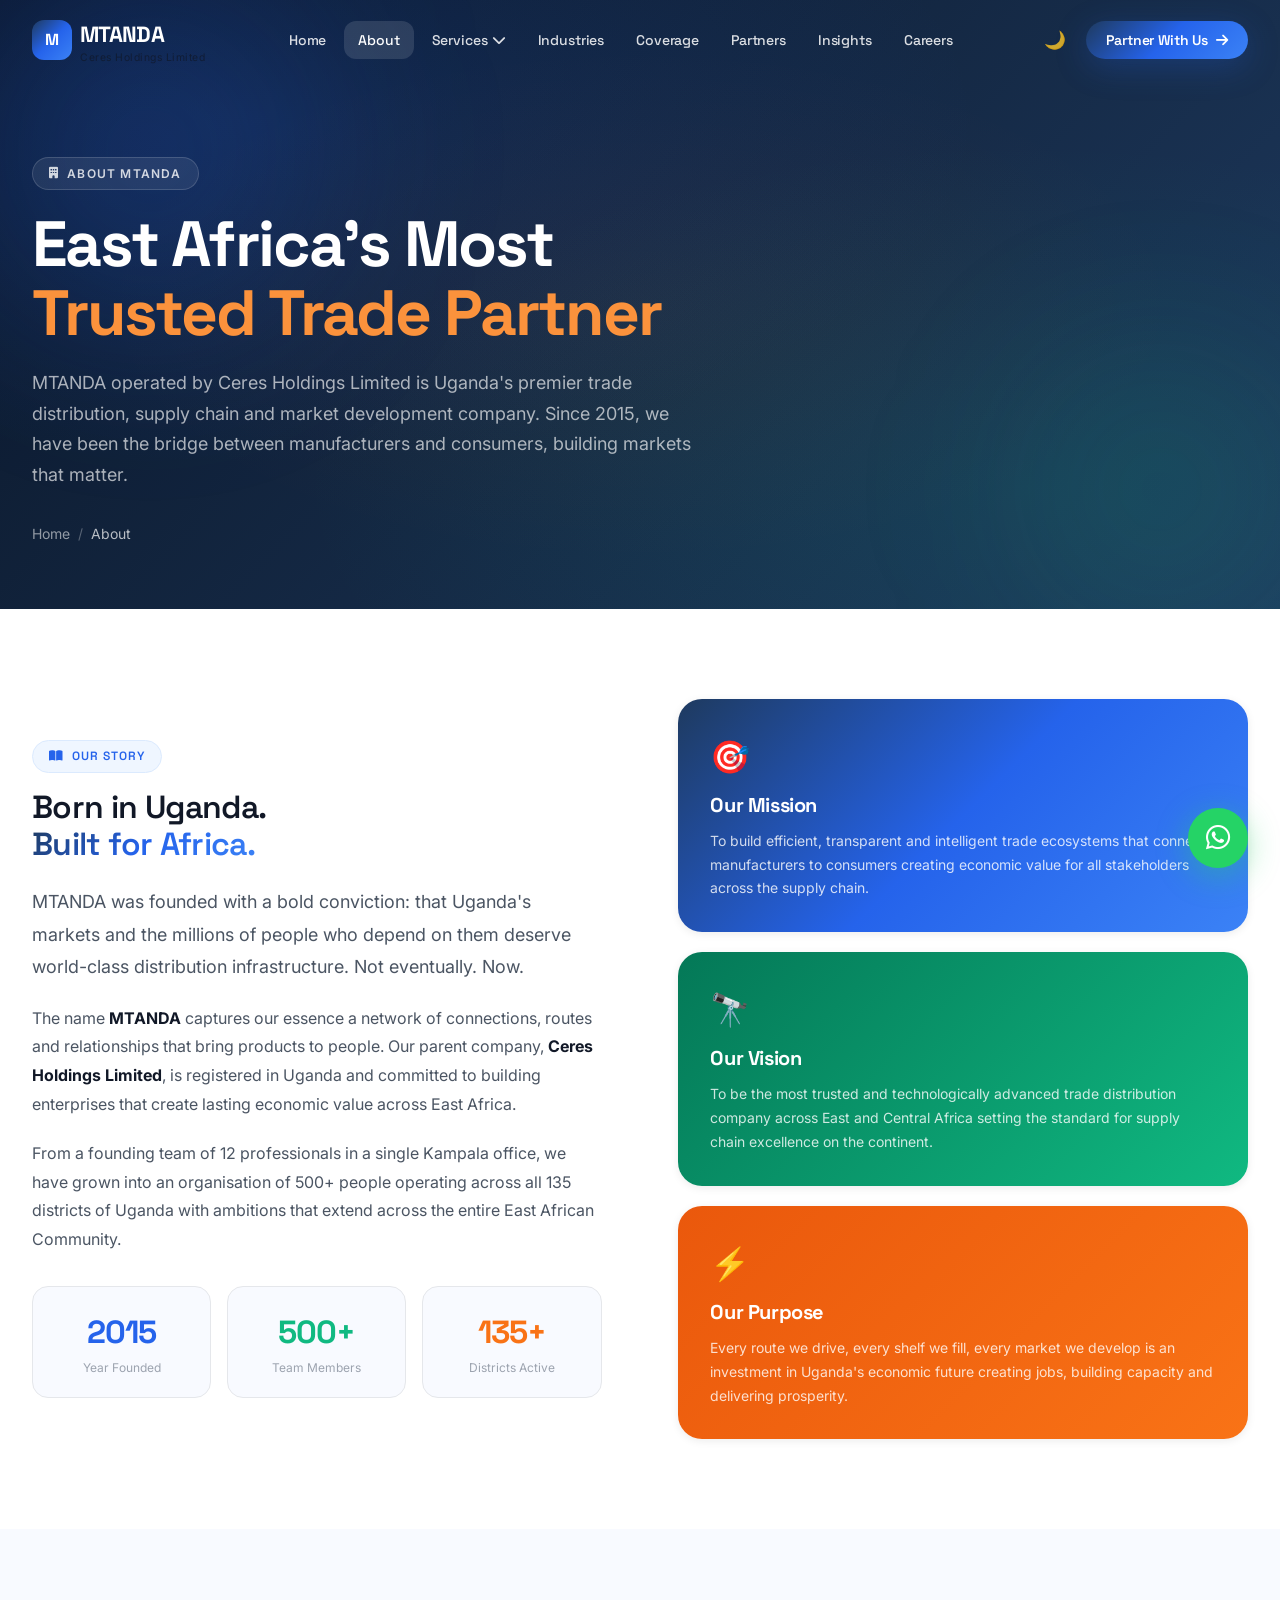
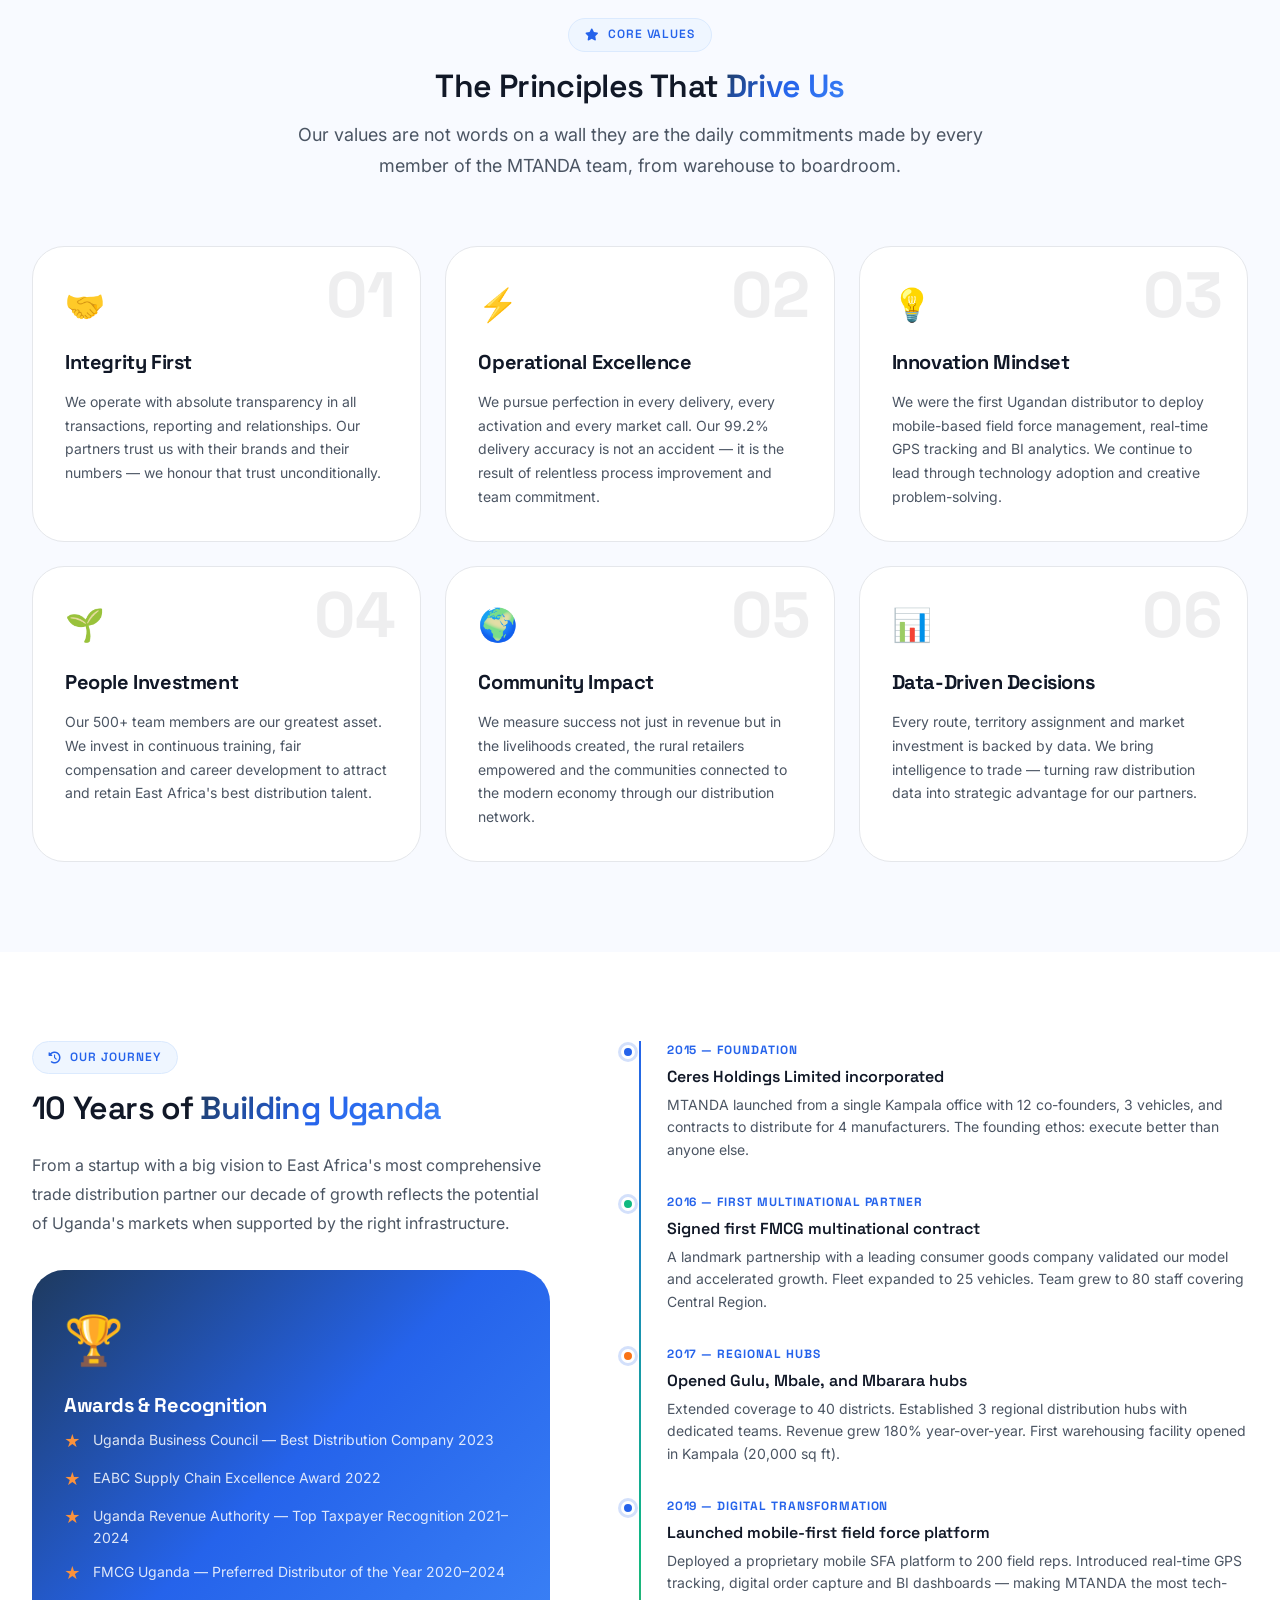
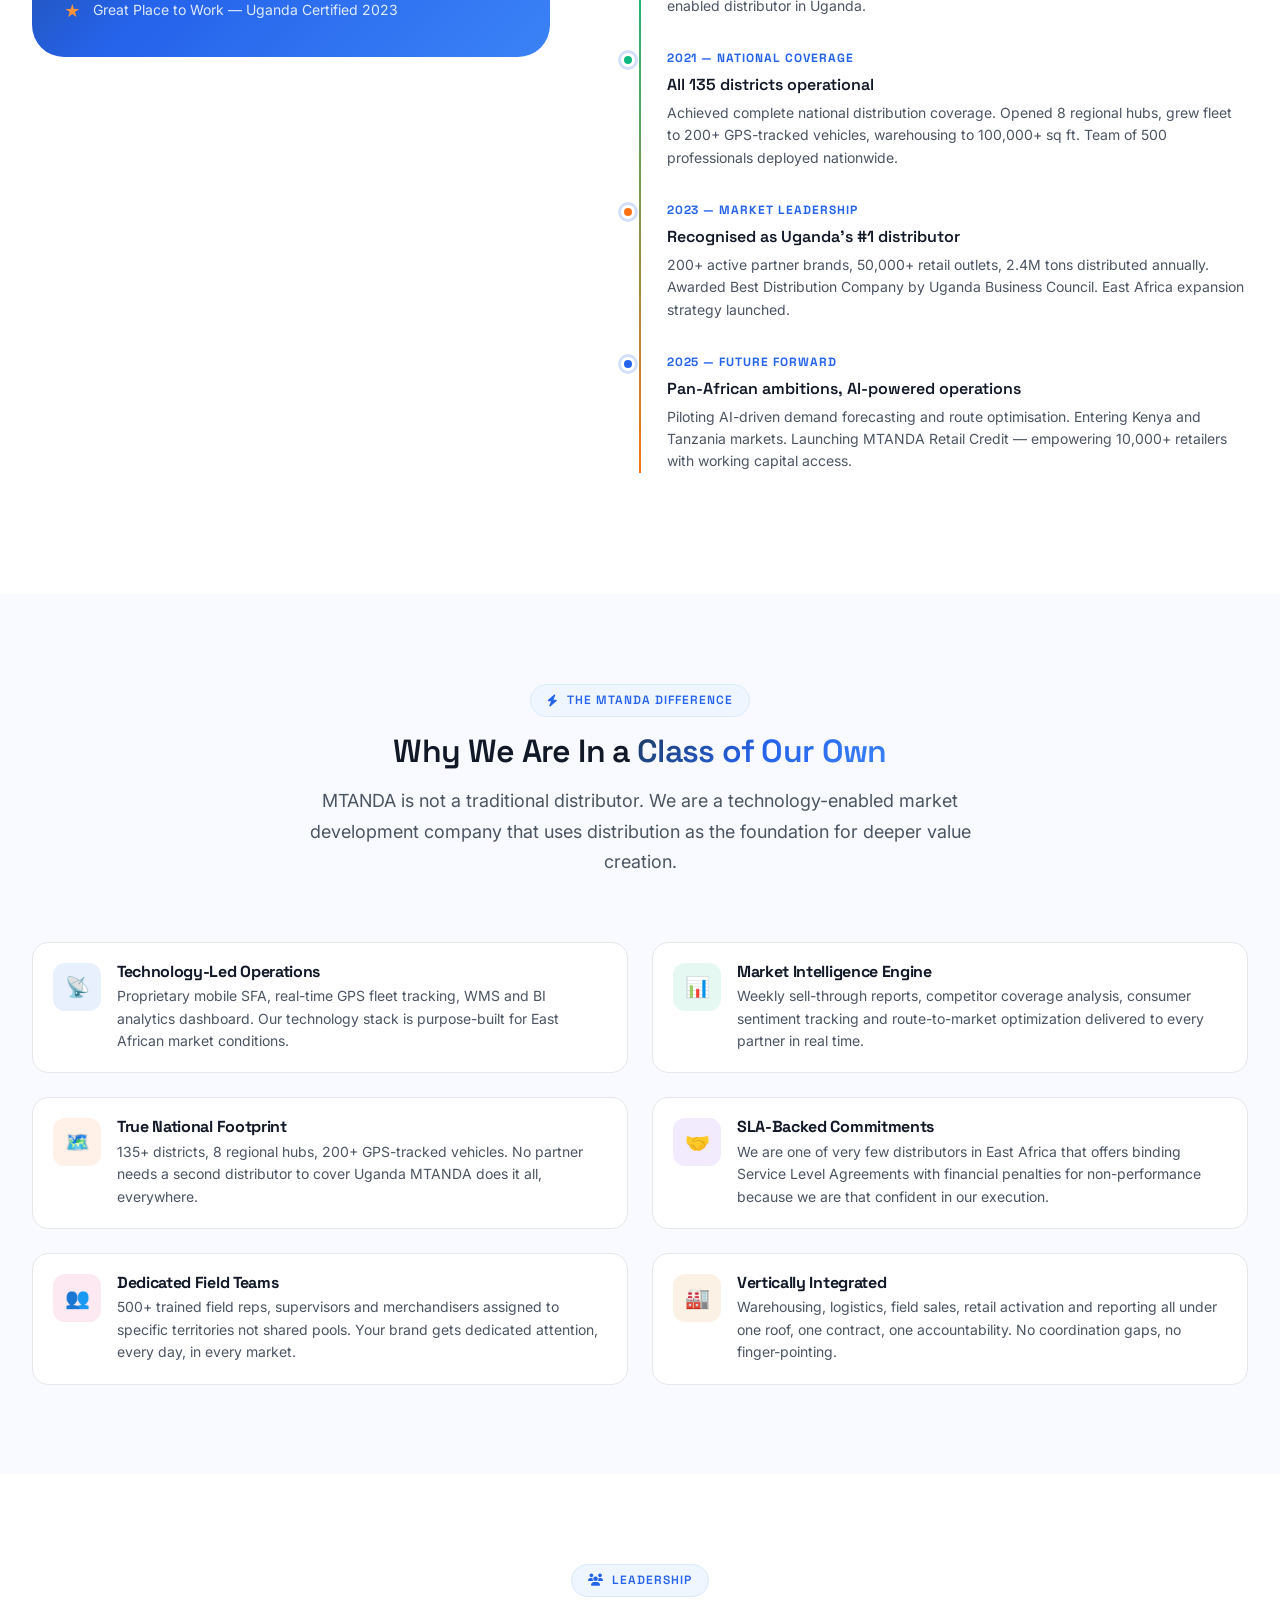
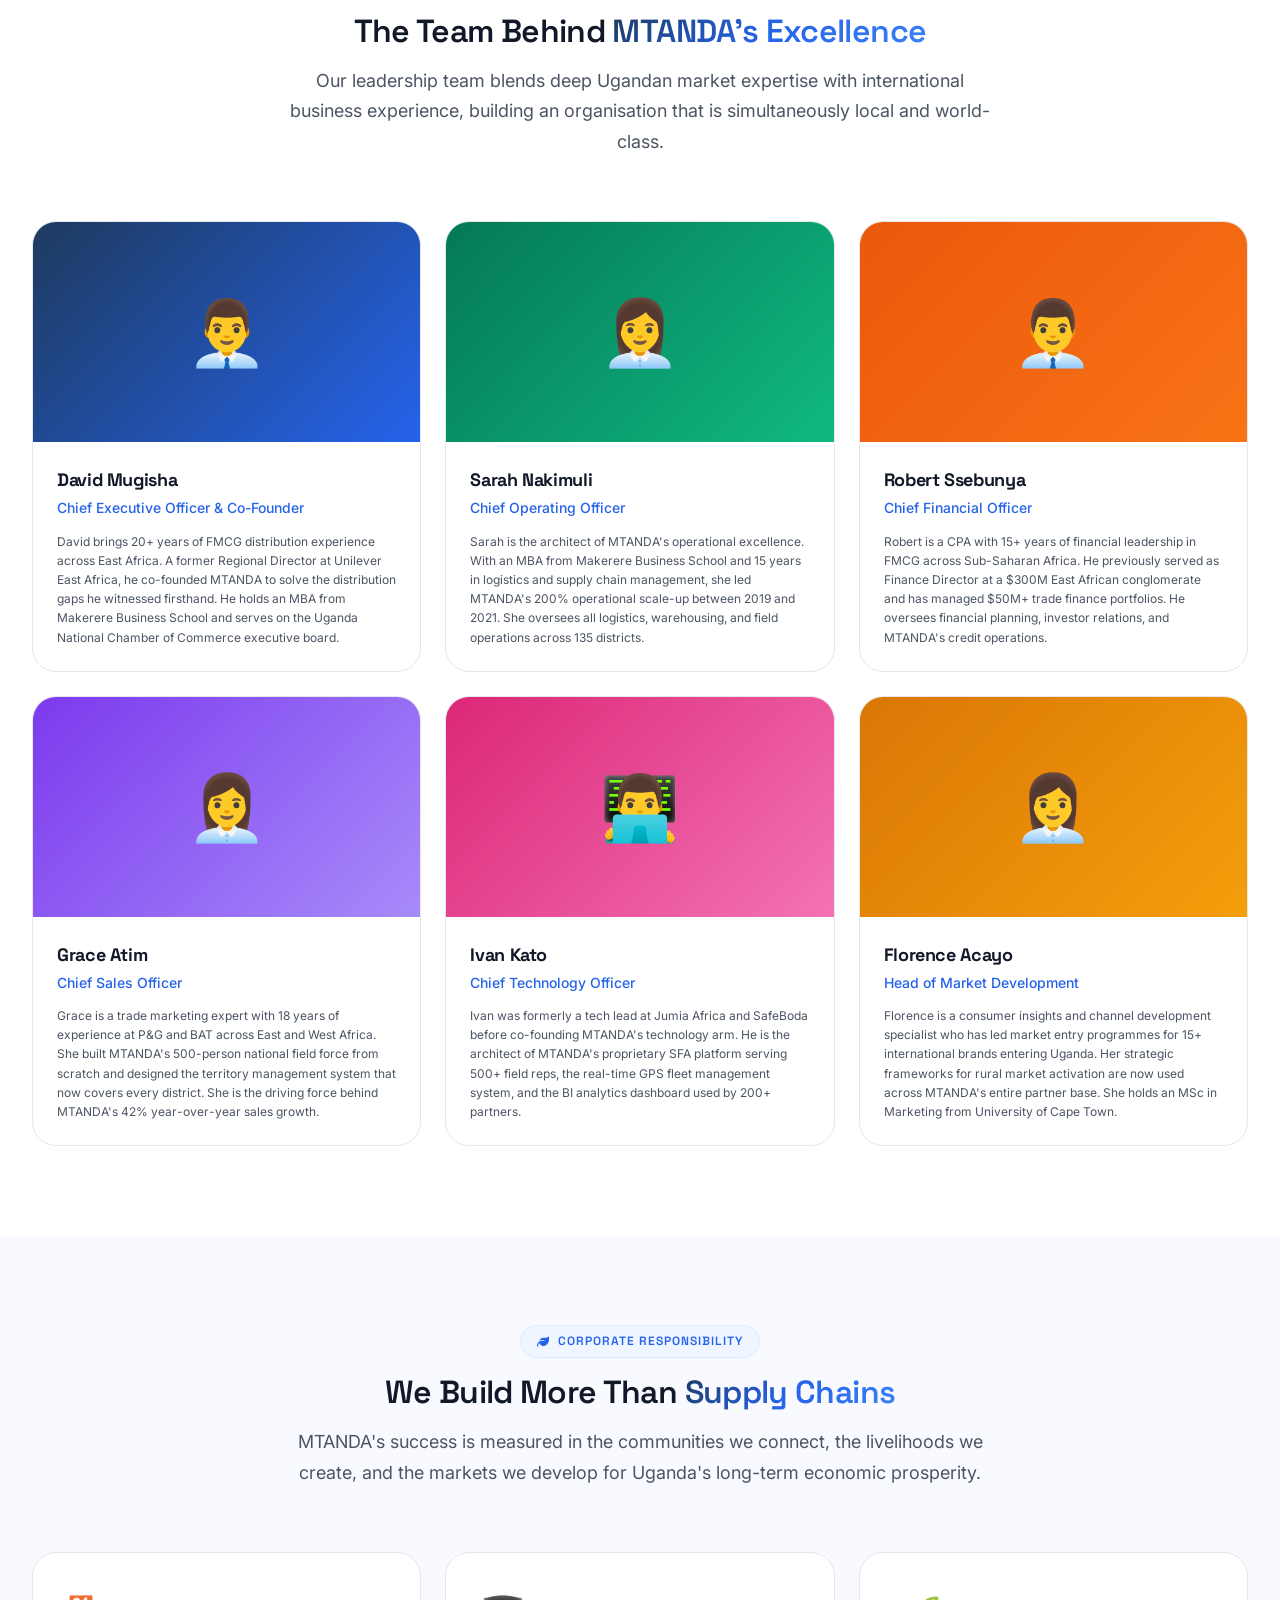
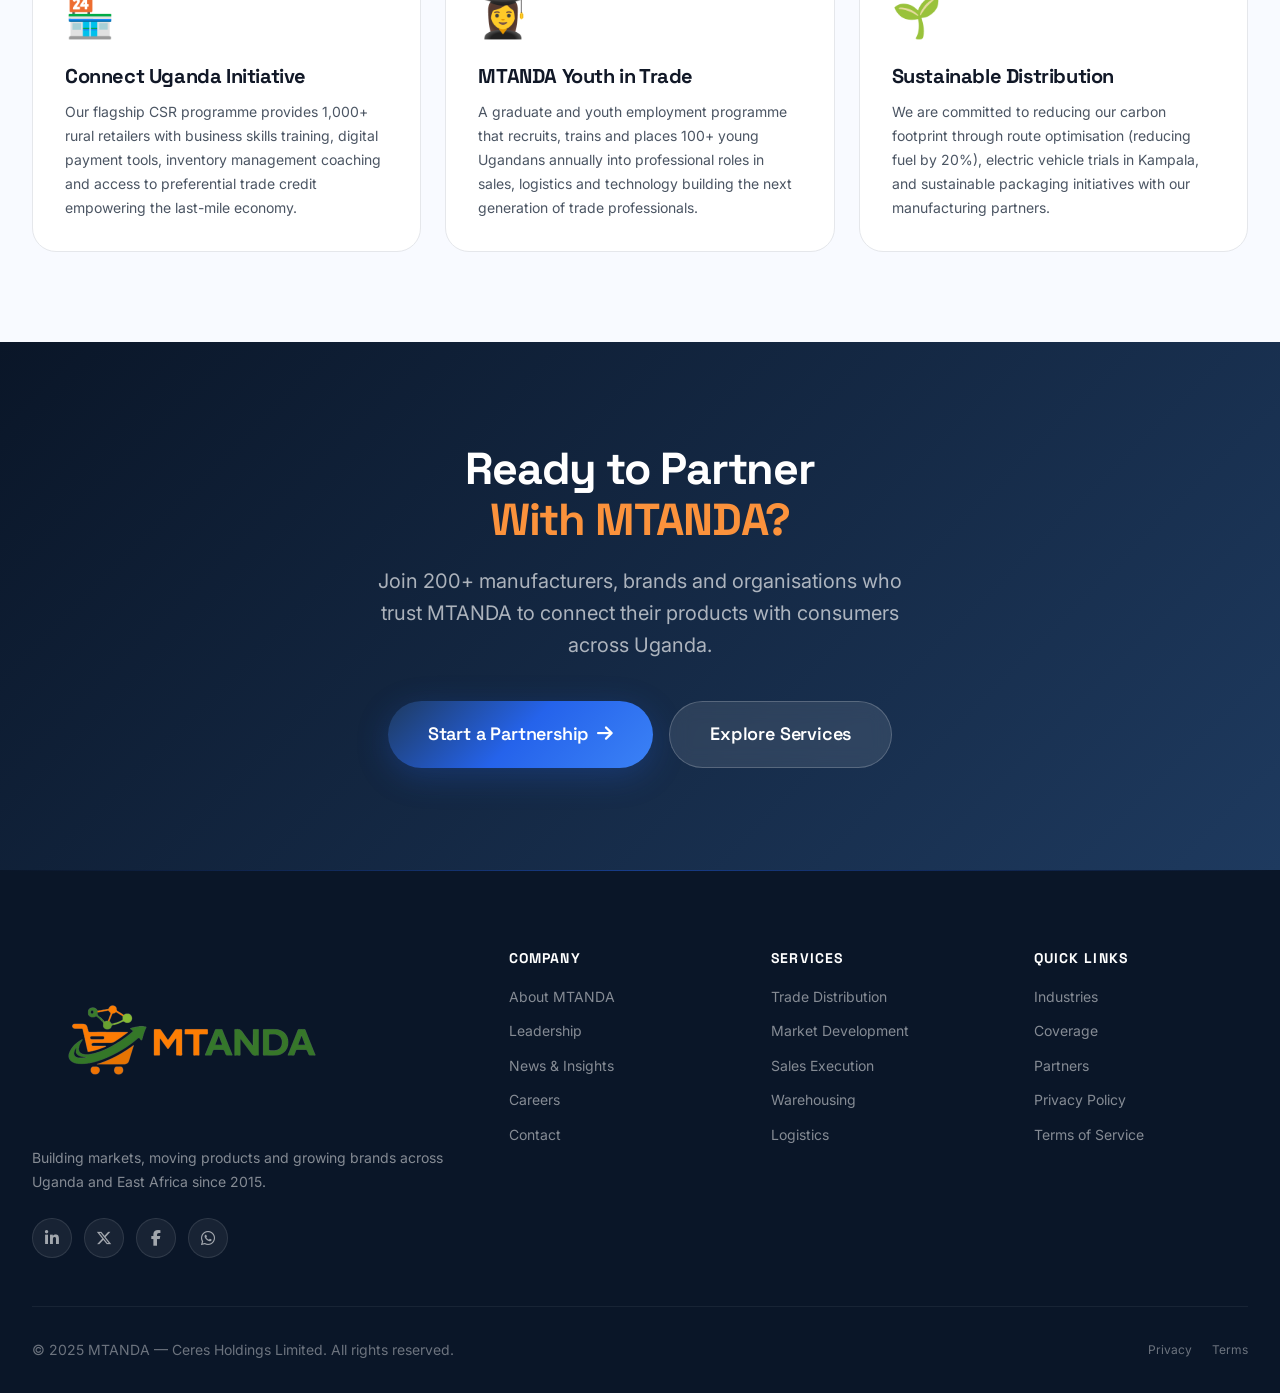
<file: about.html>
<!DOCTYPE html>
<html lang="en" data-theme="light">
<head>
  <meta charset="UTF-8"/>
  <meta name="viewport" content="width=device-width, initial-scale=1.0"/>
  <title>About MTANDA — Our Story, Mission & Leadership | Ceres Holdings Limited</title>
  <meta name="description" content="Learn about MTANDA (Ceres Holdings Limited) — Uganda's premier trade distribution company. Our story, mission, vision, values, leadership team and corporate journey since 2015."/>
  <meta name="keywords" content="About MTANDA, Ceres Holdings Limited Uganda, trade distribution company Uganda, MTANDA history, MTANDA leadership"/>
  <meta name="robots" content="index, follow"/>
  <link rel="canonical" href="https://mtanda.co.ug/about"/>
  <meta property="og:title" content="About MTANDA — Our Story, Mission & Leadership"/>
  <meta property="og:description" content="Uganda's premier trade distribution company. Discover our story, values and the team behind East Africa's most trusted supply chain partner."/>
  <meta property="og:type" content="website"/>
  <meta property="og:url" content="https://mtanda.co.ug/about"/>
  <link rel="preconnect" href="https://fonts.googleapis.com"/>
  <link rel="preconnect" href="https://fonts.gstatic.com" crossorigin/>
  <link href="https://fonts.googleapis.com/css2?family=Space+Grotesk:wght@300;400;500;600;700&family=Inter:wght@300;400;500;600;700;800&display=swap" rel="stylesheet"/>
  <link rel="stylesheet" href="https://cdnjs.cloudflare.com/ajax/libs/font-awesome/6.5.1/css/all.min.css" crossorigin="anonymous"/>
  <link rel="stylesheet" href="css/main.css"/>
  <link rel="stylesheet" href="css/pages.css"/>
</head>
<body>

<!-- ── NAVBAR ── -->
<header>
  <nav id="navbar" role="navigation" aria-label="Main navigation">
    <div class="nav-inner">
      <a href="index.html" class="nav-logo" aria-label="MTANDA Home">
        <div class="nav-logo-mark">M</div>
        <div><span class="nav-logo-text">MTANDA</span><span class="nav-logo-sub">Ceres Holdings Limited</span></div>
      </a>
      <ul class="nav-menu" role="list">
        <li><a href="index.html" class="nav-link" data-page="index.html">Home</a></li>
        <li><a href="about.html" class="nav-link page-active" data-page="about.html">About</a></li>
        <li class="nav-item">
          <a href="services.html" class="nav-link" data-page="services.html">Services <i class="fa-solid fa-chevron-down chevron"></i></a>
          <div class="mega-menu">
            <div class="mega-menu-grid">
              <a href="services.html#distribution" class="mega-link"><div class="mega-link-icon" style="background:#EFF6FF;">🚚</div><div class="mega-link-text"><strong>Trade Distribution</strong><span>Nationwide delivery network</span></div></a>
              <a href="services.html#market-dev" class="mega-link"><div class="mega-link-icon" style="background:#ECFDF5;">📈</div><div class="mega-link-text"><strong>Market Development</strong><span>Strategic expansion</span></div></a>
              <a href="services.html#sales" class="mega-link"><div class="mega-link-icon" style="background:#FFEDD5;">🎯</div><div class="mega-link-text"><strong>Sales Execution</strong><span>Field team excellence</span></div></a>
              <a href="services.html#logistics" class="mega-link"><div class="mega-link-icon" style="background:#EFF6FF;">⚡</div><div class="mega-link-text"><strong>Logistics</strong><span>End-to-end fulfillment</span></div></a>
              <a href="services.html#warehousing" class="mega-link"><div class="mega-link-icon" style="background:#ECFDF5;">🏭</div><div class="mega-link-text"><strong>Warehousing</strong><span>Storage & WMS</span></div></a>
              <a href="services.html#supply-chain" class="mega-link"><div class="mega-link-icon" style="background:#FFEDD5;">🔗</div><div class="mega-link-text"><strong>Supply Chain</strong><span>End-to-end visibility</span></div></a>
            </div>
          </div>
        </li>
        <li><a href="industries.html" class="nav-link" data-page="industries.html">Industries</a></li>
        <li><a href="coverage.html" class="nav-link" data-page="coverage.html">Coverage</a></li>
        <li><a href="partners.html" class="nav-link" data-page="partners.html">Partners</a></li>
        <li><a href="blog.html" class="nav-link" data-page="blog.html">Insights</a></li>
        <li><a href="careers.html" class="nav-link" data-page="careers.html">Careers</a></li>
      </ul>
      <div class="nav-actions">
        <button class="theme-toggle" data-theme-toggle aria-label="Toggle dark mode"><span data-theme-icon>🌙</span></button>
        <a href="contact.html" class="btn btn-primary btn-sm">Partner With Us <i class="fa-solid fa-arrow-right"></i></a>
        <button class="mobile-menu-btn" id="mobile-menu-btn" aria-label="Open menu" aria-expanded="false">
          <span class="hamburger-line"></span><span class="hamburger-line"></span><span class="hamburger-line"></span>
        </button>
      </div>
    </div>
  </nav>
</header>

<div id="mobile-menu">
  <a href="index.html" class="mobile-nav-link">Home</a>
  <a href="about.html" class="mobile-nav-link">About MTANDA</a>
  <a href="services.html" class="mobile-nav-link">Our Services</a>
  <a href="industries.html" class="mobile-nav-link">Industries</a>
  <a href="coverage.html" class="mobile-nav-link">Coverage</a>
  <a href="partners.html" class="mobile-nav-link">Partners</a>
  <a href="blog.html" class="mobile-nav-link">Insights</a>
  <a href="careers.html" class="mobile-nav-link">Careers</a>
  <a href="contact.html" class="mobile-nav-link">Contact</a>
  <div style="margin-top:2rem;"><a href="contact.html" class="btn btn-primary w-full" style="justify-content:center;">Partner With Us</a></div>
</div>

<div id="scroll-progress" aria-hidden="true"></div>

<main>
<!-- ── PAGE HERO ── -->
<section class="page-hero">
  <div class="page-hero-blob" style="width:500px;height:500px;background:radial-gradient(circle,rgba(37,99,235,0.25) 0%,transparent 70%);top:-100px;left:-100px;"></div>
  <div class="page-hero-blob" style="width:400px;height:400px;background:radial-gradient(circle,rgba(16,185,129,0.15) 0%,transparent 70%);bottom:-80px;right:-80px;"></div>
  <div class="container page-hero-inner">
    <div class="page-hero-tag" data-aos="fade-up"><i class="fa-solid fa-building"></i> About MTANDA</div>
    <h1 class="display-lg" data-aos="fade-up" data-aos-delay="80">East Africa's Most<br><span style="color:var(--orange-400);">Trusted Trade Partner</span></h1>
    <p data-aos="fade-up" data-aos-delay="160">MTANDA operated by Ceres Holdings Limited is Uganda's premier trade distribution, supply chain and market development company. Since 2015, we have been the bridge between manufacturers and consumers, building markets that matter.</p>
    <div class="page-hero-breadcrumb" data-aos="fade-up" data-aos-delay="220">
      <a href="index.html">Home</a><span>/</span><span style="color:rgba(255,255,255,0.7);">About</span>
    </div>
  </div>
</section>

<!-- ── COMPANY STORY ── -->
<section class="content-section">
  <div class="container">
    <div style="display:grid;grid-template-columns:1fr 1fr;gap:clamp(3rem,6vw,6rem);align-items:center;" class="grid-2-responsive">
      <div data-aos="fade-right">
        <div class="section-tag"><i class="fa-solid fa-book-open"></i> Our Story</div>
        <h2 class="display-sm" style="margin-bottom:var(--space-6);">Born in Uganda.<br><span class="text-gradient">Built for Africa.</span></h2>
        <p style="font-size:var(--text-lg);color:var(--text-secondary);line-height:1.8;margin-bottom:var(--space-5);">MTANDA was founded with a bold conviction: that Uganda's markets and the millions of people who depend on them deserve world-class distribution infrastructure. Not eventually. Now.</p>
        <p style="color:var(--text-secondary);line-height:1.8;margin-bottom:var(--space-5);">The name <strong style="color:var(--text-primary);">MTANDA</strong> captures our essence a network of connections, routes and relationships that bring products to people. Our parent company, <strong style="color:var(--text-primary);">Ceres Holdings Limited</strong>, is registered in Uganda and committed to building enterprises that create lasting economic value across East Africa.</p>
        <p style="color:var(--text-secondary);line-height:1.8;margin-bottom:var(--space-8);">From a founding team of 12 professionals in a single Kampala office, we have grown into an organisation of 500+ people operating across all 135 districts of Uganda with ambitions that extend across the entire East African Community.</p>
        <div style="display:grid;grid-template-columns:repeat(3,1fr);gap:var(--space-4);">
          <div style="text-align:center;padding:var(--space-5);background:var(--bg-secondary);border-radius:var(--radius-lg);border:1px solid var(--border-color);">
            <div style="font-family:var(--font-display);font-size:2rem;font-weight:700;color:var(--primary);letter-spacing:-0.03em;">2015</div>
            <div style="font-size:var(--text-xs);color:var(--text-muted);">Year Founded</div>
          </div>
          <div style="text-align:center;padding:var(--space-5);background:var(--bg-secondary);border-radius:var(--radius-lg);border:1px solid var(--border-color);">
            <div style="font-family:var(--font-display);font-size:2rem;font-weight:700;color:var(--secondary);letter-spacing:-0.03em;">500+</div>
            <div style="font-size:var(--text-xs);color:var(--text-muted);">Team Members</div>
          </div>
          <div style="text-align:center;padding:var(--space-5);background:var(--bg-secondary);border-radius:var(--radius-lg);border:1px solid var(--border-color);">
            <div style="font-family:var(--font-display);font-size:2rem;font-weight:700;color:var(--accent);letter-spacing:-0.03em;">135+</div>
            <div style="font-size:var(--text-xs);color:var(--text-muted);">Districts Active</div>
          </div>
        </div>
      </div>
      <div data-aos="fade-left" data-aos-delay="100">
        <!-- Visual cards -->
        <div style="display:grid;gap:var(--space-5);">
          <div class="card" style="background:var(--gradient-primary);border:none;color:white;" data-aos="fade-left" data-aos-delay="120">
            <div style="font-size:2rem;margin-bottom:var(--space-3);">🎯</div>
            <h3 style="font-family:var(--font-display);font-size:var(--text-xl);font-weight:700;color:white;margin-bottom:var(--space-3);">Our Mission</h3>
            <p style="font-size:var(--text-sm);color:rgba(255,255,255,0.8);line-height:1.7;">To build efficient, transparent and intelligent trade ecosystems that connect manufacturers to consumers creating economic value for all stakeholders across the supply chain.</p>
          </div>
          <div class="card" style="background:var(--gradient-emerald);border:none;color:white;" data-aos="fade-left" data-aos-delay="170">
            <div style="font-size:2rem;margin-bottom:var(--space-3);">🔭</div>
            <h3 style="font-family:var(--font-display);font-size:var(--text-xl);font-weight:700;color:white;margin-bottom:var(--space-3);">Our Vision</h3>
            <p style="font-size:var(--text-sm);color:rgba(255,255,255,0.8);line-height:1.7;">To be the most trusted and technologically advanced trade distribution company across East and Central Africa setting the standard for supply chain excellence on the continent.</p>
          </div>
          <div class="card" style="background:var(--gradient-orange);border:none;color:white;" data-aos="fade-left" data-aos-delay="220">
            <div style="font-size:2rem;margin-bottom:var(--space-3);">⚡</div>
            <h3 style="font-family:var(--font-display);font-size:var(--text-xl);font-weight:700;color:white;margin-bottom:var(--space-3);">Our Purpose</h3>
            <p style="font-size:var(--text-sm);color:rgba(255,255,255,0.8);line-height:1.7;">Every route we drive, every shelf we fill, every market we develop is an investment in Uganda's economic future creating jobs, building capacity and delivering prosperity.</p>
          </div>
        </div>
      </div>
    </div>
  </div>
</section>

<!-- ── CORE VALUES ── -->
<section class="content-section content-section-alt">
  <div class="container">
    <div class="section-header" data-aos="fade-up">
      <div class="section-tag"><i class="fa-solid fa-star"></i> Core Values</div>
      <h2 class="display-sm">The Principles That <span class="text-gradient">Drive Us</span></h2>
      <p>Our values are not words on a wall they are the daily commitments made by every member of the MTANDA team, from warehouse to boardroom.</p>
    </div>
    <div style="display:grid;grid-template-columns:repeat(3,1fr);gap:var(--space-6);" data-aos="fade-up" data-aos-delay="100">
      <div class="pillar-card">
        <div class="pillar-number">01</div>
        <div class="pillar-card::before" style="background:var(--gradient-primary);"></div>
        <div class="pillar-icon">🤝</div>
        <div class="pillar-title">Integrity First</div>
        <div class="pillar-desc">We operate with absolute transparency in all transactions, reporting and relationships. Our partners trust us with their brands and their numbers — we honour that trust unconditionally.</div>
      </div>
      <div class="pillar-card" data-aos-delay="80">
        <div class="pillar-number">02</div>
        <div class="pillar-icon">⚡</div>
        <div class="pillar-title">Operational Excellence</div>
        <div class="pillar-desc">We pursue perfection in every delivery, every activation and every market call. Our 99.2% delivery accuracy is not an accident — it is the result of relentless process improvement and team commitment.</div>
      </div>
      <div class="pillar-card" data-aos-delay="160">
        <div class="pillar-number">03</div>
        <div class="pillar-icon">💡</div>
        <div class="pillar-title">Innovation Mindset</div>
        <div class="pillar-desc">We were the first Ugandan distributor to deploy mobile-based field force management, real-time GPS tracking and BI analytics. We continue to lead through technology adoption and creative problem-solving.</div>
      </div>
      <div class="pillar-card">
        <div class="pillar-number">04</div>
        <div class="pillar-icon">🌱</div>
        <div class="pillar-title">People Investment</div>
        <div class="pillar-desc">Our 500+ team members are our greatest asset. We invest in continuous training, fair compensation and career development to attract and retain East Africa's best distribution talent.</div>
      </div>
      <div class="pillar-card">
        <div class="pillar-number">05</div>
        <div class="pillar-icon">🌍</div>
        <div class="pillar-title">Community Impact</div>
        <div class="pillar-desc">We measure success not just in revenue but in the livelihoods created, the rural retailers empowered and the communities connected to the modern economy through our distribution network.</div>
      </div>
      <div class="pillar-card">
        <div class="pillar-number">06</div>
        <div class="pillar-icon">📊</div>
        <div class="pillar-title">Data-Driven Decisions</div>
        <div class="pillar-desc">Every route, territory assignment and market investment is backed by data. We bring intelligence to trade — turning raw distribution data into strategic advantage for our partners.</div>
      </div>
    </div>
  </div>
</section>

<!-- ── CORPORATE TIMELINE ── -->
<section class="content-section">
  <div class="container">
    <div style="display:grid;grid-template-columns:1fr 1.2fr;gap:clamp(3rem,6vw,6rem);">
      <div data-aos="fade-right">
        <div class="section-tag"><i class="fa-solid fa-clock-rotate-left"></i> Our Journey</div>
        <h2 class="display-sm" style="margin-bottom:var(--space-6);">10 Years of <span class="text-gradient">Building Uganda</span></h2>
        <p style="color:var(--text-secondary);line-height:1.8;margin-bottom:var(--space-8);">From a startup with a big vision to East Africa's most comprehensive trade distribution partner our decade of growth reflects the potential of Uganda's markets when supported by the right infrastructure.</p>
        <div style="background:var(--gradient-primary);border-radius:var(--radius-2xl);padding:var(--space-8);color:white;">
          <div style="font-size:3rem;margin-bottom:var(--space-4);">🏆</div>
          <h3 style="font-family:var(--font-display);font-weight:700;font-size:var(--text-xl);margin-bottom:var(--space-3);color:white;">Awards & Recognition</h3>
          <ul style="display:flex;flex-direction:column;gap:var(--space-3);">
            <li style="display:flex;gap:var(--space-3);align-items:flex-start;font-size:var(--text-sm);color:rgba(255,255,255,0.85);">
              <span style="color:var(--orange-400);flex-shrink:0;font-size:1rem;">★</span> Uganda Business Council — Best Distribution Company 2023
            </li>
            <li style="display:flex;gap:var(--space-3);align-items:flex-start;font-size:var(--text-sm);color:rgba(255,255,255,0.85);">
              <span style="color:var(--orange-400);flex-shrink:0;font-size:1rem;">★</span> EABC Supply Chain Excellence Award 2022
            </li>
            <li style="display:flex;gap:var(--space-3);align-items:flex-start;font-size:var(--text-sm);color:rgba(255,255,255,0.85);">
              <span style="color:var(--orange-400);flex-shrink:0;font-size:1rem;">★</span> Uganda Revenue Authority — Top Taxpayer Recognition 2021–2024
            </li>
            <li style="display:flex;gap:var(--space-3);align-items:flex-start;font-size:var(--text-sm);color:rgba(255,255,255,0.85);">
              <span style="color:var(--orange-400);flex-shrink:0;font-size:1rem;">★</span> FMCG Uganda — Preferred Distributor of the Year 2020–2024
            </li>
            <li style="display:flex;gap:var(--space-3);align-items:flex-start;font-size:var(--text-sm);color:rgba(255,255,255,0.85);">
              <span style="color:var(--orange-400);flex-shrink:0;font-size:1rem;">★</span> Great Place to Work — Uganda Certified 2023
            </li>
          </ul>
        </div>
      </div>
      <div data-aos="fade-left" data-aos-delay="100">
        <div class="timeline">
          <div class="timeline-item">
            <div class="timeline-dot"></div>
            <div class="timeline-year">2015 — Foundation</div>
            <div class="timeline-title">Ceres Holdings Limited incorporated</div>
            <div class="timeline-desc">MTANDA launched from a single Kampala office with 12 co-founders, 3 vehicles, and contracts to distribute for 4 manufacturers. The founding ethos: execute better than anyone else.</div>
          </div>
          <div class="timeline-item">
            <div class="timeline-dot" style="background:var(--secondary);"></div>
            <div class="timeline-year">2016 — First Multinational Partner</div>
            <div class="timeline-title">Signed first FMCG multinational contract</div>
            <div class="timeline-desc">A landmark partnership with a leading consumer goods company validated our model and accelerated growth. Fleet expanded to 25 vehicles. Team grew to 80 staff covering Central Region.</div>
          </div>
          <div class="timeline-item">
            <div class="timeline-dot" style="background:var(--accent);"></div>
            <div class="timeline-year">2017 — Regional Hubs</div>
            <div class="timeline-title">Opened Gulu, Mbale, and Mbarara hubs</div>
            <div class="timeline-desc">Extended coverage to 40 districts. Established 3 regional distribution hubs with dedicated teams. Revenue grew 180% year-over-year. First warehousing facility opened in Kampala (20,000 sq ft).</div>
          </div>
          <div class="timeline-item">
            <div class="timeline-dot" style="background:var(--primary);"></div>
            <div class="timeline-year">2019 — Digital Transformation</div>
            <div class="timeline-title">Launched mobile-first field force platform</div>
            <div class="timeline-desc">Deployed a proprietary mobile SFA platform to 200 field reps. Introduced real-time GPS tracking, digital order capture and BI dashboards — making MTANDA the most tech-enabled distributor in Uganda.</div>
          </div>
          <div class="timeline-item">
            <div class="timeline-dot" style="background:var(--secondary);"></div>
            <div class="timeline-year">2021 — National Coverage</div>
            <div class="timeline-title">All 135 districts operational</div>
            <div class="timeline-desc">Achieved complete national distribution coverage. Opened 8 regional hubs, grew fleet to 200+ GPS-tracked vehicles, warehousing to 100,000+ sq ft. Team of 500 professionals deployed nationwide.</div>
          </div>
          <div class="timeline-item">
            <div class="timeline-dot" style="background:var(--accent);"></div>
            <div class="timeline-year">2023 — Market Leadership</div>
            <div class="timeline-title">Recognised as Uganda's #1 distributor</div>
            <div class="timeline-desc">200+ active partner brands, 50,000+ retail outlets, 2.4M tons distributed annually. Awarded Best Distribution Company by Uganda Business Council. East Africa expansion strategy launched.</div>
          </div>
          <div class="timeline-item">
            <div class="timeline-dot" style="background:var(--primary);"></div>
            <div class="timeline-year">2025 — Future Forward</div>
            <div class="timeline-title">Pan-African ambitions, AI-powered operations</div>
            <div class="timeline-desc">Piloting AI-driven demand forecasting and route optimisation. Entering Kenya and Tanzania markets. Launching MTANDA Retail Credit — empowering 10,000+ retailers with working capital access.</div>
          </div>
        </div>
      </div>
    </div>
  </div>
</section>

<!-- ── WHAT MAKES MTANDA DIFFERENT ── -->
<section class="content-section content-section-alt">
  <div class="container">
    <div class="section-header" data-aos="fade-up">
      <div class="section-tag"><i class="fa-solid fa-bolt"></i> The MTANDA Difference</div>
      <h2 class="display-sm">Why We Are In a <span class="text-gradient">Class of Our Own</span></h2>
      <p>MTANDA is not a traditional distributor. We are a technology-enabled market development company that uses distribution as the foundation for deeper value creation.</p>
    </div>
    <div style="display:grid;grid-template-columns:repeat(2,1fr);gap:var(--space-6);" data-aos="fade-up" data-aos-delay="80">
      <div class="feature-item">
        <div class="feature-icon-box" style="background:rgba(37,99,235,0.1);">📡</div>
        <div><h4>Technology-Led Operations</h4><p>Proprietary mobile SFA, real-time GPS fleet tracking, WMS and BI analytics dashboard. Our technology stack is purpose-built for East African market conditions.</p></div>
      </div>
      <div class="feature-item">
        <div class="feature-icon-box" style="background:rgba(16,185,129,0.1);">📊</div>
        <div><h4>Market Intelligence Engine</h4><p>Weekly sell-through reports, competitor coverage analysis, consumer sentiment tracking and route-to-market optimization delivered to every partner in real time.</p></div>
      </div>
      <div class="feature-item">
        <div class="feature-icon-box" style="background:rgba(249,115,22,0.1);">🗺️</div>
        <div><h4>True National Footprint</h4><p>135+ districts, 8 regional hubs, 200+ GPS-tracked vehicles. No partner needs a second distributor to cover Uganda MTANDA does it all, everywhere.</p></div>
      </div>
      <div class="feature-item">
        <div class="feature-icon-box" style="background:rgba(124,58,237,0.1);">🤝</div>
        <div><h4>SLA-Backed Commitments</h4><p>We are one of very few distributors in East Africa that offers binding Service Level Agreements with financial penalties for non-performance because we are that confident in our execution.</p></div>
      </div>
      <div class="feature-item">
        <div class="feature-icon-box" style="background:rgba(219,39,119,0.1);">👥</div>
        <div><h4>Dedicated Field Teams</h4><p>500+ trained field reps, supervisors and merchandisers assigned to specific territories not shared pools. Your brand gets dedicated attention, every day, in every market.</p></div>
      </div>
      <div class="feature-item">
        <div class="feature-icon-box" style="background:rgba(217,119,6,0.1);">🏭</div>
        <div><h4>Vertically Integrated</h4><p>Warehousing, logistics, field sales, retail activation and reporting all under one roof, one contract, one accountability. No coordination gaps, no finger-pointing.</p></div>
      </div>
    </div>
  </div>
</section>

<!-- ── LEADERSHIP TEAM (Full) ── -->
<section class="content-section">
  <div class="container">
    <div class="section-header" data-aos="fade-up">
      <div class="section-tag"><i class="fa-solid fa-users"></i> Leadership</div>
      <h2 class="display-sm">The Team Behind <span class="text-gradient">MTANDA's Excellence</span></h2>
      <p>Our leadership team blends deep Ugandan market expertise with international business experience, building an organisation that is simultaneously local and world-class.</p>
    </div>
    <div style="display:grid;grid-template-columns:repeat(3,1fr);gap:var(--space-6);">
      <div class="team-card" data-aos="fade-up">
        <div class="team-photo" style="background:linear-gradient(135deg,#1E3A5F,#2563EB);height:220px;"><span style="font-size:4rem;">👨‍💼</span>
          <div class="team-photo-overlay">
            <a href="contact.html" class="team-social-btn" aria-label="Email"><i class="fa-solid fa-envelope"></i></a>
            <a href="#" class="team-social-btn" aria-label="LinkedIn"><i class="fa-brands fa-linkedin-in"></i></a>
          </div>
        </div>
        <div class="team-info">
          <div class="team-name">David Mugisha</div>
          <div class="team-role">Chief Executive Officer & Co-Founder</div>
          <div class="team-bio" style="margin-top:var(--space-3);">David brings 20+ years of FMCG distribution experience across East Africa. A former Regional Director at Unilever East Africa, he co-founded MTANDA to solve the distribution gaps he witnessed firsthand. He holds an MBA from Makerere Business School and serves on the Uganda National Chamber of Commerce executive board.</div>
        </div>
      </div>
      <div class="team-card" data-aos="fade-up" data-aos-delay="80">
        <div class="team-photo" style="background:linear-gradient(135deg,#047857,#10B981);height:220px;"><span style="font-size:4rem;">👩‍💼</span>
          <div class="team-photo-overlay">
            <a href="contact.html" class="team-social-btn" aria-label="Email"><i class="fa-solid fa-envelope"></i></a>
            <a href="#" class="team-social-btn" aria-label="LinkedIn"><i class="fa-brands fa-linkedin-in"></i></a>
          </div>
        </div>
        <div class="team-info">
          <div class="team-name">Sarah Nakimuli</div>
          <div class="team-role">Chief Operating Officer</div>
          <div class="team-bio" style="margin-top:var(--space-3);">Sarah is the architect of MTANDA's operational excellence. With an MBA from Makerere Business School and 15 years in logistics and supply chain management, she led MTANDA's 200% operational scale-up between 2019 and 2021. She oversees all logistics, warehousing, and field operations across 135 districts.</div>
        </div>
      </div>
      <div class="team-card" data-aos="fade-up" data-aos-delay="160">
        <div class="team-photo" style="background:linear-gradient(135deg,#EA580C,#F97316);height:220px;"><span style="font-size:4rem;">👨‍💼</span>
          <div class="team-photo-overlay">
            <a href="contact.html" class="team-social-btn" aria-label="Email"><i class="fa-solid fa-envelope"></i></a>
            <a href="#" class="team-social-btn" aria-label="LinkedIn"><i class="fa-brands fa-linkedin-in"></i></a>
          </div>
        </div>
        <div class="team-info">
          <div class="team-name">Robert Ssebunya</div>
          <div class="team-role">Chief Financial Officer</div>
          <div class="team-bio" style="margin-top:var(--space-3);">Robert is a CPA with 15+ years of financial leadership in FMCG across Sub-Saharan Africa. He previously served as Finance Director at a $300M East African conglomerate and has managed $50M+ trade finance portfolios. He oversees financial planning, investor relations, and MTANDA's credit operations.</div>
        </div>
      </div>
      <div class="team-card" data-aos="fade-up">
        <div class="team-photo" style="background:linear-gradient(135deg,#7C3AED,#A78BFA);height:220px;"><span style="font-size:4rem;">👩‍💼</span>
          <div class="team-photo-overlay">
            <a href="contact.html" class="team-social-btn" aria-label="Email"><i class="fa-solid fa-envelope"></i></a>
            <a href="#" class="team-social-btn" aria-label="LinkedIn"><i class="fa-brands fa-linkedin-in"></i></a>
          </div>
        </div>
        <div class="team-info">
          <div class="team-name">Grace Atim</div>
          <div class="team-role">Chief Sales Officer</div>
          <div class="team-bio" style="margin-top:var(--space-3);">Grace is a trade marketing expert with 18 years of experience at P&G and BAT across East and West Africa. She built MTANDA's 500-person national field force from scratch and designed the territory management system that now covers every district. She is the driving force behind MTANDA's 42% year-over-year sales growth.</div>
        </div>
      </div>
      <div class="team-card" data-aos="fade-up" data-aos-delay="80">
        <div class="team-photo" style="background:linear-gradient(135deg,#DB2777,#F472B6);height:220px;"><span style="font-size:4rem;">👨‍💻</span>
          <div class="team-photo-overlay">
            <a href="contact.html" class="team-social-btn" aria-label="Email"><i class="fa-solid fa-envelope"></i></a>
            <a href="#" class="team-social-btn" aria-label="LinkedIn"><i class="fa-brands fa-linkedin-in"></i></a>
          </div>
        </div>
        <div class="team-info">
          <div class="team-name">Ivan Kato</div>
          <div class="team-role">Chief Technology Officer</div>
          <div class="team-bio" style="margin-top:var(--space-3);">Ivan was formerly a tech lead at Jumia Africa and SafeBoda before co-founding MTANDA's technology arm. He is the architect of MTANDA's proprietary SFA platform serving 500+ field reps, the real-time GPS fleet management system, and the BI analytics dashboard used by 200+ partners.</div>
        </div>
      </div>
      <div class="team-card" data-aos="fade-up" data-aos-delay="160">
        <div class="team-photo" style="background:linear-gradient(135deg,#D97706,#F59E0B);height:220px;"><span style="font-size:4rem;">👩‍💼</span>
          <div class="team-photo-overlay">
            <a href="contact.html" class="team-social-btn" aria-label="Email"><i class="fa-solid fa-envelope"></i></a>
            <a href="#" class="team-social-btn" aria-label="LinkedIn"><i class="fa-brands fa-linkedin-in"></i></a>
          </div>
        </div>
        <div class="team-info">
          <div class="team-name">Florence Acayo</div>
          <div class="team-role">Head of Market Development</div>
          <div class="team-bio" style="margin-top:var(--space-3);">Florence is a consumer insights and channel development specialist who has led market entry programmes for 15+ international brands entering Uganda. Her strategic frameworks for rural market activation are now used across MTANDA's entire partner base. She holds an MSc in Marketing from University of Cape Town.</div>
        </div>
      </div>
    </div>
  </div>
</section>

<!-- ── CORPORATE RESPONSIBILITY ── -->
<section class="content-section content-section-alt">
  <div class="container">
    <div class="section-header" data-aos="fade-up">
      <div class="section-tag"><i class="fa-solid fa-leaf"></i> Corporate Responsibility</div>
      <h2 class="display-sm">We Build More Than <span class="text-gradient">Supply Chains</span></h2>
      <p>MTANDA's success is measured in the communities we connect, the livelihoods we create, and the markets we develop for Uganda's long-term economic prosperity.</p>
    </div>
    <div style="display:grid;grid-template-columns:repeat(3,1fr);gap:var(--space-6);" data-aos="fade-up" data-aos-delay="80">
      <div class="info-card">
        <div class="info-card-icon">🏪</div>
        <h3>Connect Uganda Initiative</h3>
        <p>Our flagship CSR programme provides 1,000+ rural retailers with business skills training, digital payment tools, inventory management coaching and access to preferential trade credit empowering the last-mile economy.</p>
      </div>
      <div class="info-card">
        <div class="info-card-icon">👩‍🎓</div>
        <h3>MTANDA Youth in Trade</h3>
        <p>A graduate and youth employment programme that recruits, trains and places 100+ young Ugandans annually into professional roles in sales, logistics and technology building the next generation of trade professionals.</p>
      </div>
      <div class="info-card">
        <div class="info-card-icon">🌱</div>
        <h3>Sustainable Distribution</h3>
        <p>We are committed to reducing our carbon footprint through route optimisation (reducing fuel by 20%), electric vehicle trials in Kampala, and sustainable packaging initiatives with our manufacturing partners.</p>
      </div>
    </div>
  </div>
</section>

<!-- ── CTA ── -->
<section style="padding:clamp(5rem,8vw,8rem) 0;background:var(--gradient-dark);position:relative;overflow:hidden;">
  <div class="container" style="position:relative;z-index:1;text-align:center;">
    <h2 class="display-md" style="color:white;margin-bottom:var(--space-5);" data-aos="fade-up">Ready to Partner<br><span style="color:var(--orange-400);">With MTANDA?</span></h2>
    <p style="color:rgba(255,255,255,0.65);font-size:var(--text-xl);max-width:560px;margin:0 auto var(--space-10);" data-aos="fade-up" data-aos-delay="80">Join 200+ manufacturers, brands and organisations who trust MTANDA to connect their products with consumers across Uganda.</p>
    <div style="display:flex;gap:var(--space-4);justify-content:center;flex-wrap:wrap;" data-aos="fade-up" data-aos-delay="160">
      <a href="contact.html" class="btn btn-primary btn-lg">Start a Partnership <i class="fa-solid fa-arrow-right"></i></a>
      <a href="services.html" class="btn btn-secondary btn-lg">Explore Services</a>
    </div>
  </div>
</section>
</main>

<!-- ── FOOTER ── -->
<footer id="footer" role="contentinfo">
  <div class="container">
    <div class="footer-grid">
      <div class="footer-brand">
        <img src="img/Mtanda.png" alt="MTANDA Logo" style="max-height: 180px; margin-bottom: 1rem;" />
        <p>Building markets, moving products and growing brands across Uganda and East Africa since 2015.</p>
        <div class="footer-social">
          <a href="#" class="footer-social-link" aria-label="LinkedIn"><i class="fa-brands fa-linkedin-in"></i></a>
          <a href="#" class="footer-social-link" aria-label="Twitter/X"><i class="fa-brands fa-x-twitter"></i></a>
          <a href="#" class="footer-social-link" aria-label="Facebook"><i class="fa-brands fa-facebook-f"></i></a>
          <a href="https://wa.me/256700000000" class="footer-social-link" aria-label="WhatsApp" target="_blank" rel="noopener"><i class="fa-brands fa-whatsapp"></i></a>
        </div>
      </div>
      <nav aria-label="Company links"><div class="footer-col"><h4>Company</h4><ul class="footer-links">
        <li><a href="about.html" class="footer-link">About MTANDA</a></li>
        <li><a href="about.html#leadership" class="footer-link">Leadership</a></li>
        <li><a href="blog.html" class="footer-link">News & Insights</a></li>
        <li><a href="careers.html" class="footer-link">Careers</a></li>
        <li><a href="contact.html" class="footer-link">Contact</a></li>
      </ul></div></nav>
      <nav aria-label="Services links"><div class="footer-col"><h4>Services</h4><ul class="footer-links">
        <li><a href="services.html" class="footer-link">Trade Distribution</a></li>
        <li><a href="services.html" class="footer-link">Market Development</a></li>
        <li><a href="services.html" class="footer-link">Sales Execution</a></li>
        <li><a href="services.html" class="footer-link">Warehousing</a></li>
        <li><a href="services.html" class="footer-link">Logistics</a></li>
      </ul></div></nav>
      <nav aria-label="Other links"><div class="footer-col"><h4>Quick Links</h4><ul class="footer-links">
        <li><a href="industries.html" class="footer-link">Industries</a></li>
        <li><a href="coverage.html" class="footer-link">Coverage</a></li>
        <li><a href="partners.html" class="footer-link">Partners</a></li>
        <li><a href="privacy.html" class="footer-link">Privacy Policy</a></li>
        <li><a href="terms.html" class="footer-link">Terms of Service</a></li>
      </ul></div></nav>
    </div>
    <div class="footer-bottom">
      <p class="footer-copyright">© 2025 MTANDA — Ceres Holdings Limited. All rights reserved.</p>
      <div class="footer-legal">
        <a href="privacy.html">Privacy</a><a href="terms.html">Terms</a>
      </div>
    </div>
  </div>
</footer>

<a href="https://wa.me/256700000000" id="whatsapp-btn" aria-label="WhatsApp"><i class="fa-brands fa-whatsapp"></i></a>
<button id="back-to-top" aria-label="Back to top"><i class="fa-solid fa-chevron-up"></i></button>

<script src="js/main.js" defer></script>
<script src="js/pages.js" defer></script>
<style>
.grid-2-responsive { display:grid; grid-template-columns:1fr 1fr; gap:clamp(3rem,6vw,6rem); align-items:center; }
@media(max-width:900px) { .grid-2-responsive { grid-template-columns:1fr; } }
@media(max-width:768px) { [style*="grid-template-columns:repeat(3,1fr)"] { grid-template-columns:1fr!important; } }
</style>
</body>
</html>
</file>
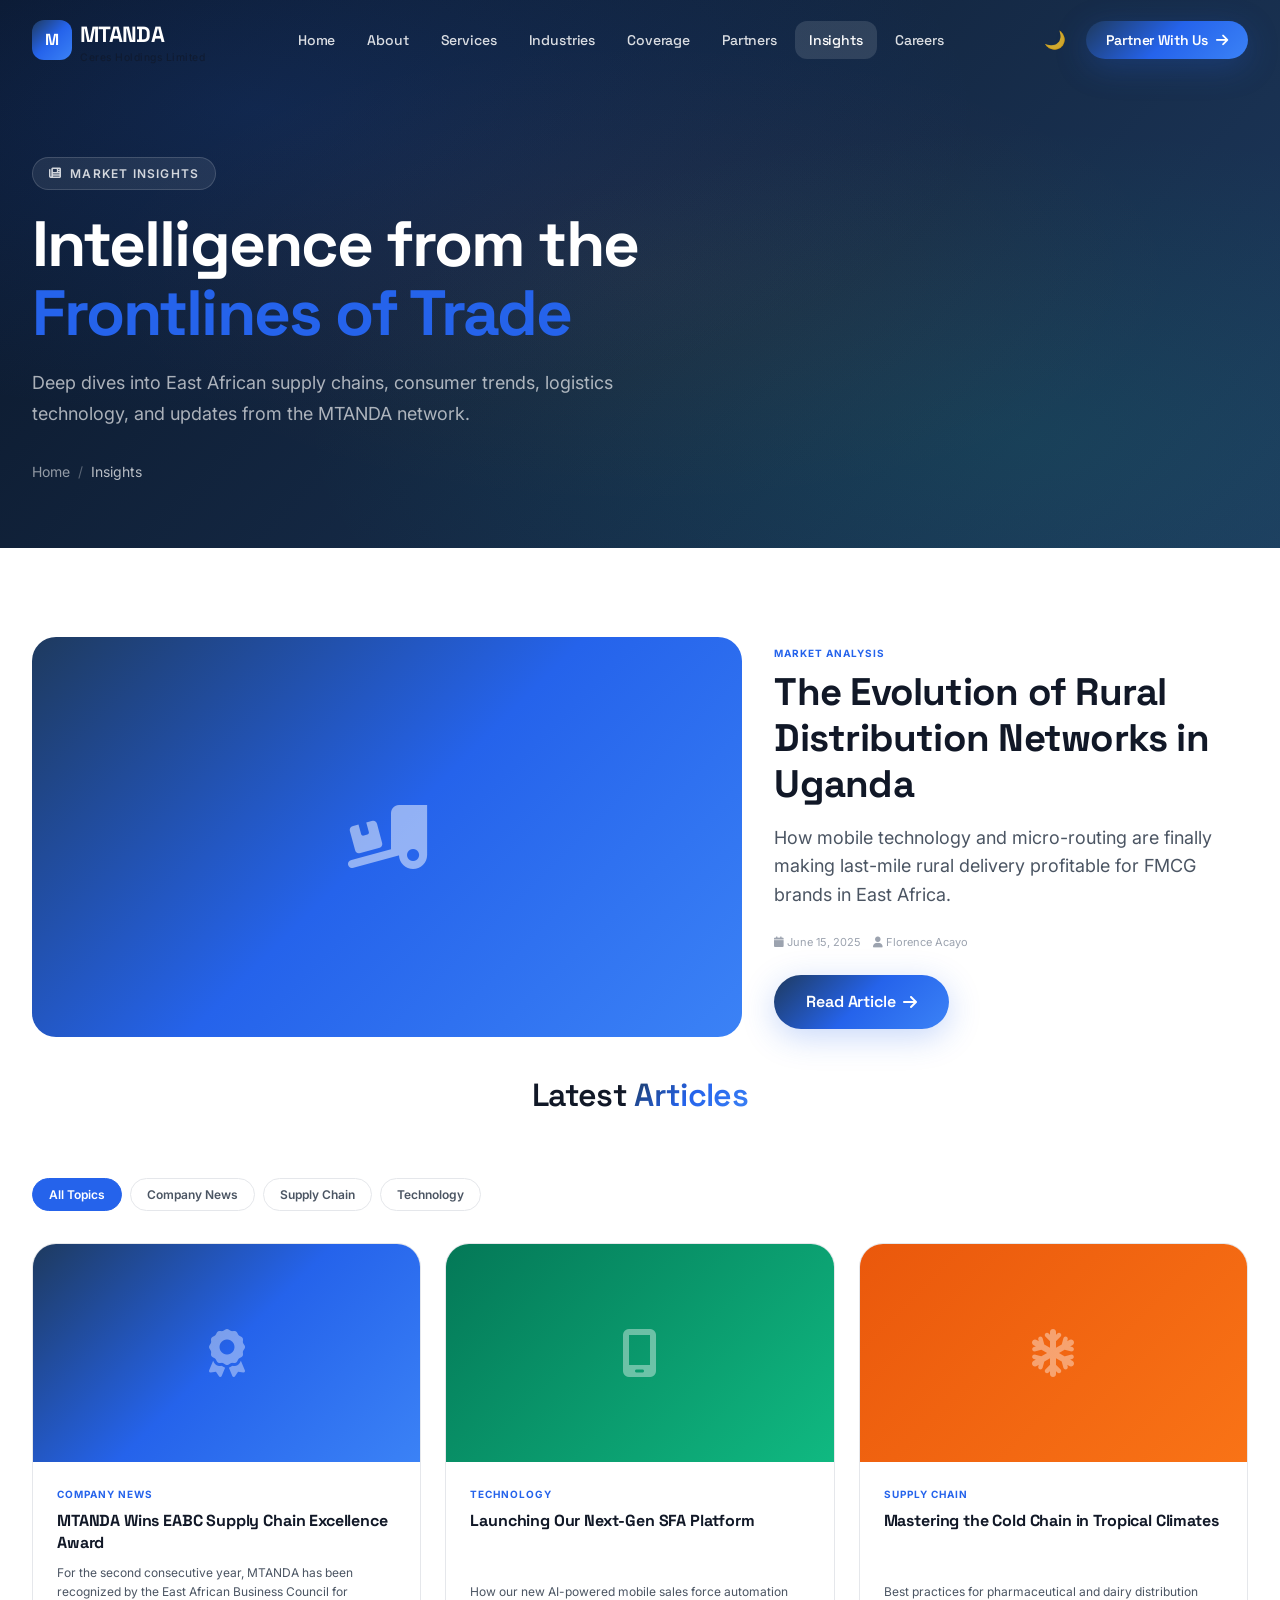
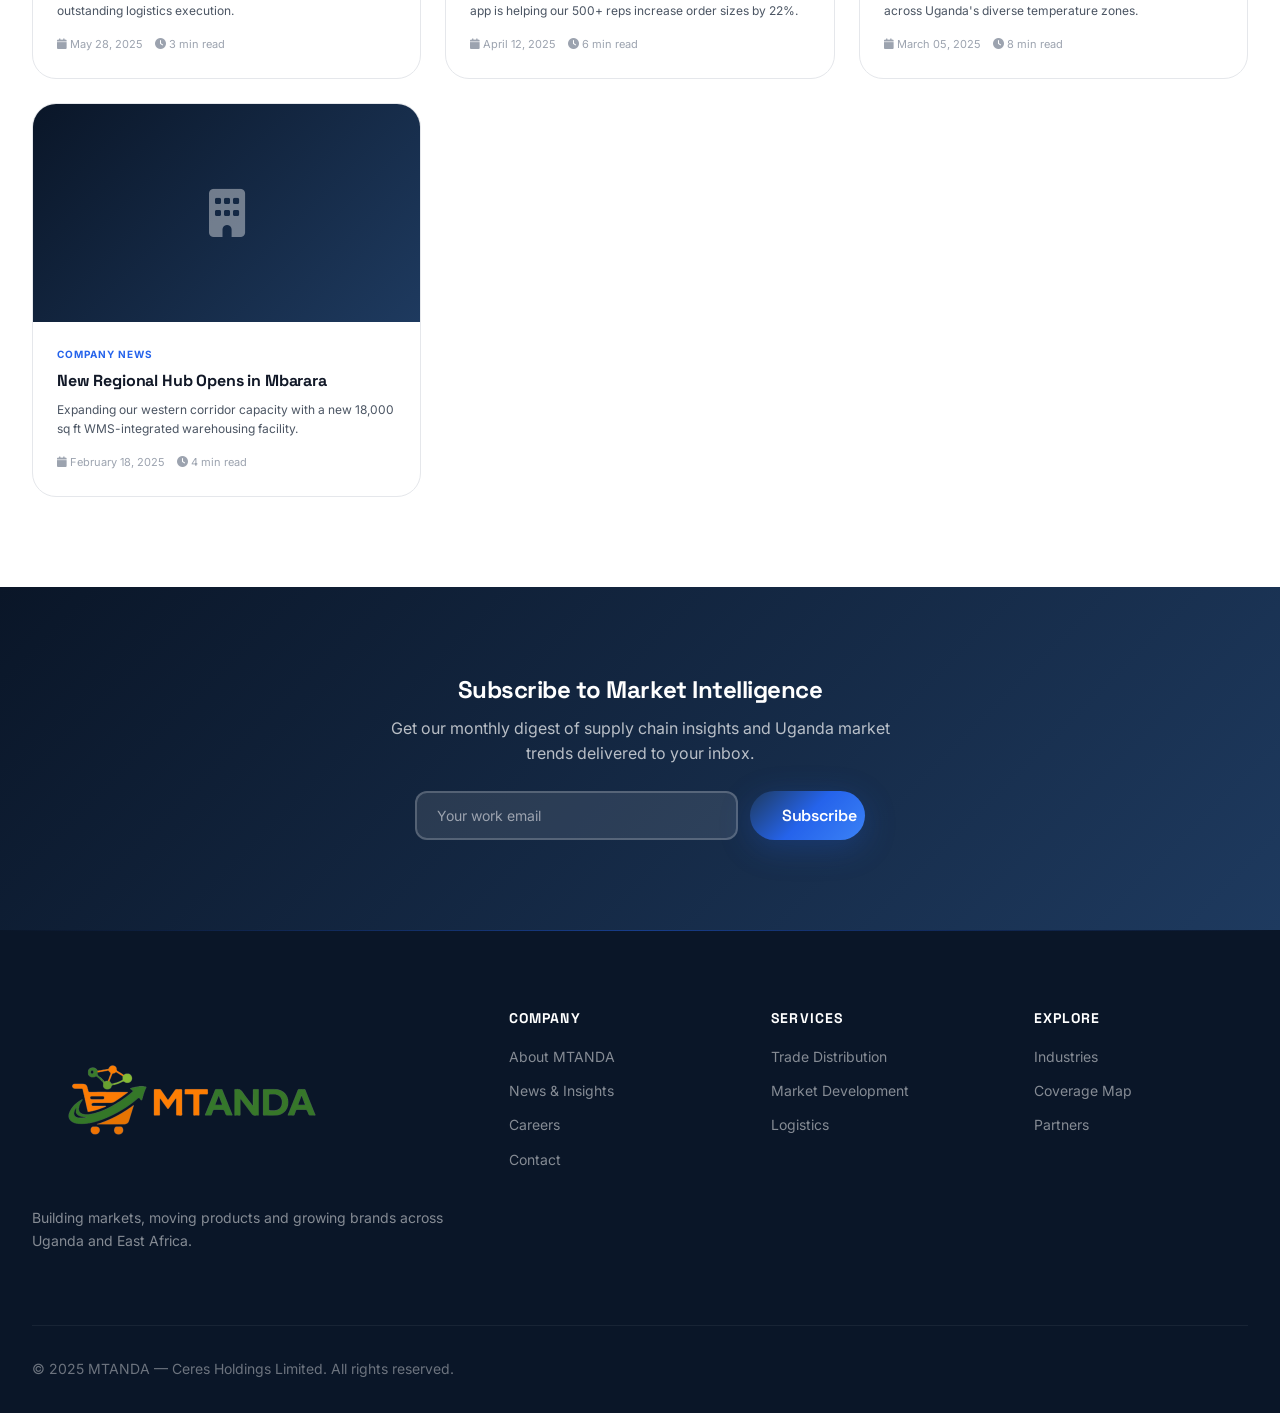
<file: blog.html>
<!DOCTYPE html>
<html lang="en" data-theme="light">
<head>
  <meta charset="UTF-8"/>
  <meta name="viewport" content="width=device-width, initial-scale=1.0"/>
  <title>Insights & News — MTANDA Market Intelligence</title>
  <meta name="description" content="Read the latest supply chain insights, market trends, and company news from MTANDA, Uganda's leading trade distribution company."/>
  <meta name="robots" content="index, follow"/>
  <link rel="canonical" href="https://mtanda.co.ug/blog"/>
  <link rel="preconnect" href="https://fonts.googleapis.com"/>
  <link href="https://fonts.googleapis.com/css2?family=Space+Grotesk:wght@300;400;500;600;700&family=Inter:wght@300;400;500;600;700;800&display=swap" rel="stylesheet"/>
  <link rel="stylesheet" href="https://cdnjs.cloudflare.com/ajax/libs/font-awesome/6.5.1/css/all.min.css" crossorigin="anonymous"/>
  <link rel="stylesheet" href="css/main.css"/>
  <link rel="stylesheet" href="css/pages.css"/>
</head>
<body>
<header>
  <nav id="navbar" role="navigation" aria-label="Main navigation">
    <div class="nav-inner">
      <a href="index.html" class="nav-logo" aria-label="MTANDA Home">
        <div class="nav-logo-mark">M</div>
        <div><span class="nav-logo-text">MTANDA</span><span class="nav-logo-sub">Ceres Holdings Limited</span></div>
      </a>
      <ul class="nav-menu" role="list">
        <li><a href="index.html" class="nav-link" data-page="index.html">Home</a></li>
        <li><a href="about.html" class="nav-link" data-page="about.html">About</a></li>
        <li><a href="services.html" class="nav-link" data-page="services.html">Services</a></li>
        <li><a href="industries.html" class="nav-link" data-page="industries.html">Industries</a></li>
        <li><a href="coverage.html" class="nav-link" data-page="coverage.html">Coverage</a></li>
        <li><a href="partners.html" class="nav-link" data-page="partners.html">Partners</a></li>
        <li><a href="blog.html" class="nav-link page-active" data-page="blog.html">Insights</a></li>
        <li><a href="careers.html" class="nav-link" data-page="careers.html">Careers</a></li>
      </ul>
      <div class="nav-actions">
        <button class="theme-toggle" data-theme-toggle aria-label="Toggle dark mode"><span data-theme-icon>🌙</span></button>
        <a href="contact.html" class="btn btn-primary btn-sm">Partner With Us <i class="fa-solid fa-arrow-right"></i></a>
        <button class="mobile-menu-btn" id="mobile-menu-btn" aria-label="Open menu" aria-expanded="false">
          <span class="hamburger-line"></span><span class="hamburger-line"></span><span class="hamburger-line"></span>
        </button>
      </div>
    </div>
  </nav>
</header>
<div id="mobile-menu">
  <a href="index.html" class="mobile-nav-link">Home</a>
  <a href="about.html" class="mobile-nav-link">About MTANDA</a>
  <a href="services.html" class="mobile-nav-link">Our Services</a>
  <a href="industries.html" class="mobile-nav-link">Industries</a>
  <a href="coverage.html" class="mobile-nav-link">Coverage</a>
  <a href="partners.html" class="mobile-nav-link">Partners</a>
  <a href="blog.html" class="mobile-nav-link">Insights</a>
  <a href="careers.html" class="mobile-nav-link">Careers</a>
  <a href="contact.html" class="mobile-nav-link">Contact</a>
</div>
<div id="scroll-progress" aria-hidden="true"></div>

<main>
<section class="page-hero">
  <div class="container page-hero-inner">
    <div class="page-hero-tag" data-aos="fade-up"><i class="fa-solid fa-newspaper"></i> Market Insights</div>
    <h1 class="display-lg" data-aos="fade-up" data-aos-delay="80">Intelligence from the<br><span style="color:var(--primary);">Frontlines of Trade</span></h1>
    <p data-aos="fade-up" data-aos-delay="160">Deep dives into East African supply chains, consumer trends, logistics technology, and updates from the MTANDA network.</p>
    <div class="page-hero-breadcrumb" data-aos="fade-up" data-aos-delay="220"><a href="index.html">Home</a><span>/</span><span style="color:rgba(255,255,255,0.7);">Insights</span></div>
  </div>
</section>

<section class="content-section">
  <div class="container">
    
    <!-- Featured Post -->
    <div class="blog-featured" data-aos="fade-up">
      <div class="blog-featured-img">
        <i class="fa-solid fa-truck-ramp-box"></i>
      </div>
      <div style="display:flex;flex-direction:column;justify-content:center;">
        <div class="blog-cat">Market Analysis</div>
        <h2 style="font-family:var(--font-display);font-size:clamp(1.5rem,3vw,2.5rem);font-weight:700;margin-bottom:var(--space-4);line-height:1.2;">The Evolution of Rural Distribution Networks in Uganda</h2>
        <p style="font-size:var(--text-lg);color:var(--text-secondary);margin-bottom:var(--space-6);line-height:1.6;">How mobile technology and micro-routing are finally making last-mile rural delivery profitable for FMCG brands in East Africa.</p>
        <div class="blog-meta" style="margin-top:0;">
          <div class="job-meta-item"><i class="fa-solid fa-calendar"></i> June 15, 2025</div>
          <div class="job-meta-item"><i class="fa-solid fa-user"></i> Florence Acayo</div>
        </div>
        <a href="#" class="btn btn-primary" style="margin-top:var(--space-6);align-self:flex-start;">Read Article <i class="fa-solid fa-arrow-right"></i></a>
      </div>
    </div>
    
    <div class="section-header" style="margin-top:var(--space-10);">
      <h2 class="display-sm">Latest <span class="text-gradient">Articles</span></h2>
    </div>

    <!-- Filter Tabs -->
    <div class="filter-chips">
      <div class="filter-chip active" data-filter="all">All Topics</div>
      <div class="filter-chip" data-filter="news">Company News</div>
      <div class="filter-chip" data-filter="supply">Supply Chain</div>
      <div class="filter-chip" data-filter="tech">Technology</div>
    </div>
    
    <div style="display:grid;grid-template-columns:repeat(auto-fill,minmax(300px,1fr));gap:var(--space-6);">
      <!-- Card 1 -->
      <div class="blog-card-sm" data-category="news">
        <div class="blog-card-thumb"><i class="fa-solid fa-award"></i></div>
        <div class="blog-card-body">
          <div class="blog-cat">Company News</div>
          <div class="blog-card-title">MTANDA Wins EABC Supply Chain Excellence Award</div>
          <div class="blog-card-excerpt">For the second consecutive year, MTANDA has been recognized by the East African Business Council for outstanding logistics execution.</div>
          <div class="blog-meta">
            <div><i class="fa-solid fa-calendar"></i> May 28, 2025</div>
            <div><i class="fa-solid fa-clock"></i> 3 min read</div>
          </div>
        </div>
      </div>
      
      <!-- Card 2 -->
      <div class="blog-card-sm" data-category="tech">
        <div class="blog-card-thumb" style="background:var(--gradient-emerald);"><i class="fa-solid fa-mobile-screen"></i></div>
        <div class="blog-card-body">
          <div class="blog-cat">Technology</div>
          <div class="blog-card-title">Launching Our Next-Gen SFA Platform</div>
          <div class="blog-card-excerpt">How our new AI-powered mobile sales force automation app is helping our 500+ reps increase order sizes by 22%.</div>
          <div class="blog-meta">
            <div><i class="fa-solid fa-calendar"></i> April 12, 2025</div>
            <div><i class="fa-solid fa-clock"></i> 6 min read</div>
          </div>
        </div>
      </div>

      <!-- Card 3 -->
      <div class="blog-card-sm" data-category="supply">
        <div class="blog-card-thumb" style="background:var(--gradient-orange);"><i class="fa-solid fa-snowflake"></i></div>
        <div class="blog-card-body">
          <div class="blog-cat">Supply Chain</div>
          <div class="blog-card-title">Mastering the Cold Chain in Tropical Climates</div>
          <div class="blog-card-excerpt">Best practices for pharmaceutical and dairy distribution across Uganda's diverse temperature zones.</div>
          <div class="blog-meta">
            <div><i class="fa-solid fa-calendar"></i> March 05, 2025</div>
            <div><i class="fa-solid fa-clock"></i> 8 min read</div>
          </div>
        </div>
      </div>
      
      <!-- Card 4 -->
      <div class="blog-card-sm" data-category="news">
        <div class="blog-card-thumb" style="background:var(--gradient-dark);"><i class="fa-solid fa-building"></i></div>
        <div class="blog-card-body">
          <div class="blog-cat">Company News</div>
          <div class="blog-card-title">New Regional Hub Opens in Mbarara</div>
          <div class="blog-card-excerpt">Expanding our western corridor capacity with a new 18,000 sq ft WMS-integrated warehousing facility.</div>
          <div class="blog-meta">
            <div><i class="fa-solid fa-calendar"></i> February 18, 2025</div>
            <div><i class="fa-solid fa-clock"></i> 4 min read</div>
          </div>
        </div>
      </div>
    </div>
    
  </div>
</section>

<!-- ── NEWSLETTER ── -->
<section style="background:var(--gradient-dark);padding:clamp(4rem,7vw,6rem) 0;">
  <div class="container" style="text-align:center;">
    <h2 style="font-family:var(--font-display);color:white;font-size:var(--text-2xl);font-weight:700;margin-bottom:var(--space-3);" data-aos="fade-up">Subscribe to Market Intelligence</h2>
    <p style="color:rgba(255,255,255,0.7);max-width:500px;margin:0 auto var(--space-6);" data-aos="fade-up" data-aos-delay="50">Get our monthly digest of supply chain insights and Uganda market trends delivered to your inbox.</p>
    <form style="display:flex;gap:var(--space-3);max-width:450px;margin:0 auto;" data-aos="fade-up" data-aos-delay="100">
      <input type="email" placeholder="Your work email" class="form-control" style="background:rgba(255,255,255,0.1);color:white;border-color:rgba(255,255,255,0.2);" required>
      <button type="submit" class="btn btn-primary">Subscribe</button>
    </form>
  </div>
</section>
</main>

<footer id="footer" role="contentinfo">
  <!-- Standard footer... -->
  <div class="container">
    <div class="footer-grid">
      <div class="footer-brand">
        <img src="img/Mtanda.png" alt="MTANDA Logo" style="max-height: 180px; margin-bottom: 1rem;" />
        <p>Building markets, moving products and growing brands across Uganda and East Africa.</p>
      </div>
      <nav aria-label="Company links"><div class="footer-col"><h4>Company</h4><ul class="footer-links">
        <li><a href="about.html" class="footer-link">About MTANDA</a></li>
        <li><a href="blog.html" class="footer-link">News & Insights</a></li>
        <li><a href="careers.html" class="footer-link">Careers</a></li>
        <li><a href="contact.html" class="footer-link">Contact</a></li>
      </ul></div></nav>
      <nav aria-label="Services links"><div class="footer-col"><h4>Services</h4><ul class="footer-links">
        <li><a href="services.html" class="footer-link">Trade Distribution</a></li>
        <li><a href="services.html" class="footer-link">Market Development</a></li>
        <li><a href="services.html" class="footer-link">Logistics</a></li>
      </ul></div></nav>
      <nav aria-label="Other links"><div class="footer-col"><h4>Explore</h4><ul class="footer-links">
        <li><a href="industries.html" class="footer-link">Industries</a></li>
        <li><a href="coverage.html" class="footer-link">Coverage Map</a></li>
        <li><a href="partners.html" class="footer-link">Partners</a></li>
      </ul></div></nav>
    </div>
    <div class="footer-bottom">
      <p class="footer-copyright">© 2025 MTANDA — Ceres Holdings Limited. All rights reserved.</p>
    </div>
  </div>
</footer>
<button id="back-to-top" aria-label="Back to top"><i class="fa-solid fa-chevron-up"></i></button>
<script src="js/main.js" defer></script>
<script src="js/pages.js" defer></script>
</body>
</html>
</file>
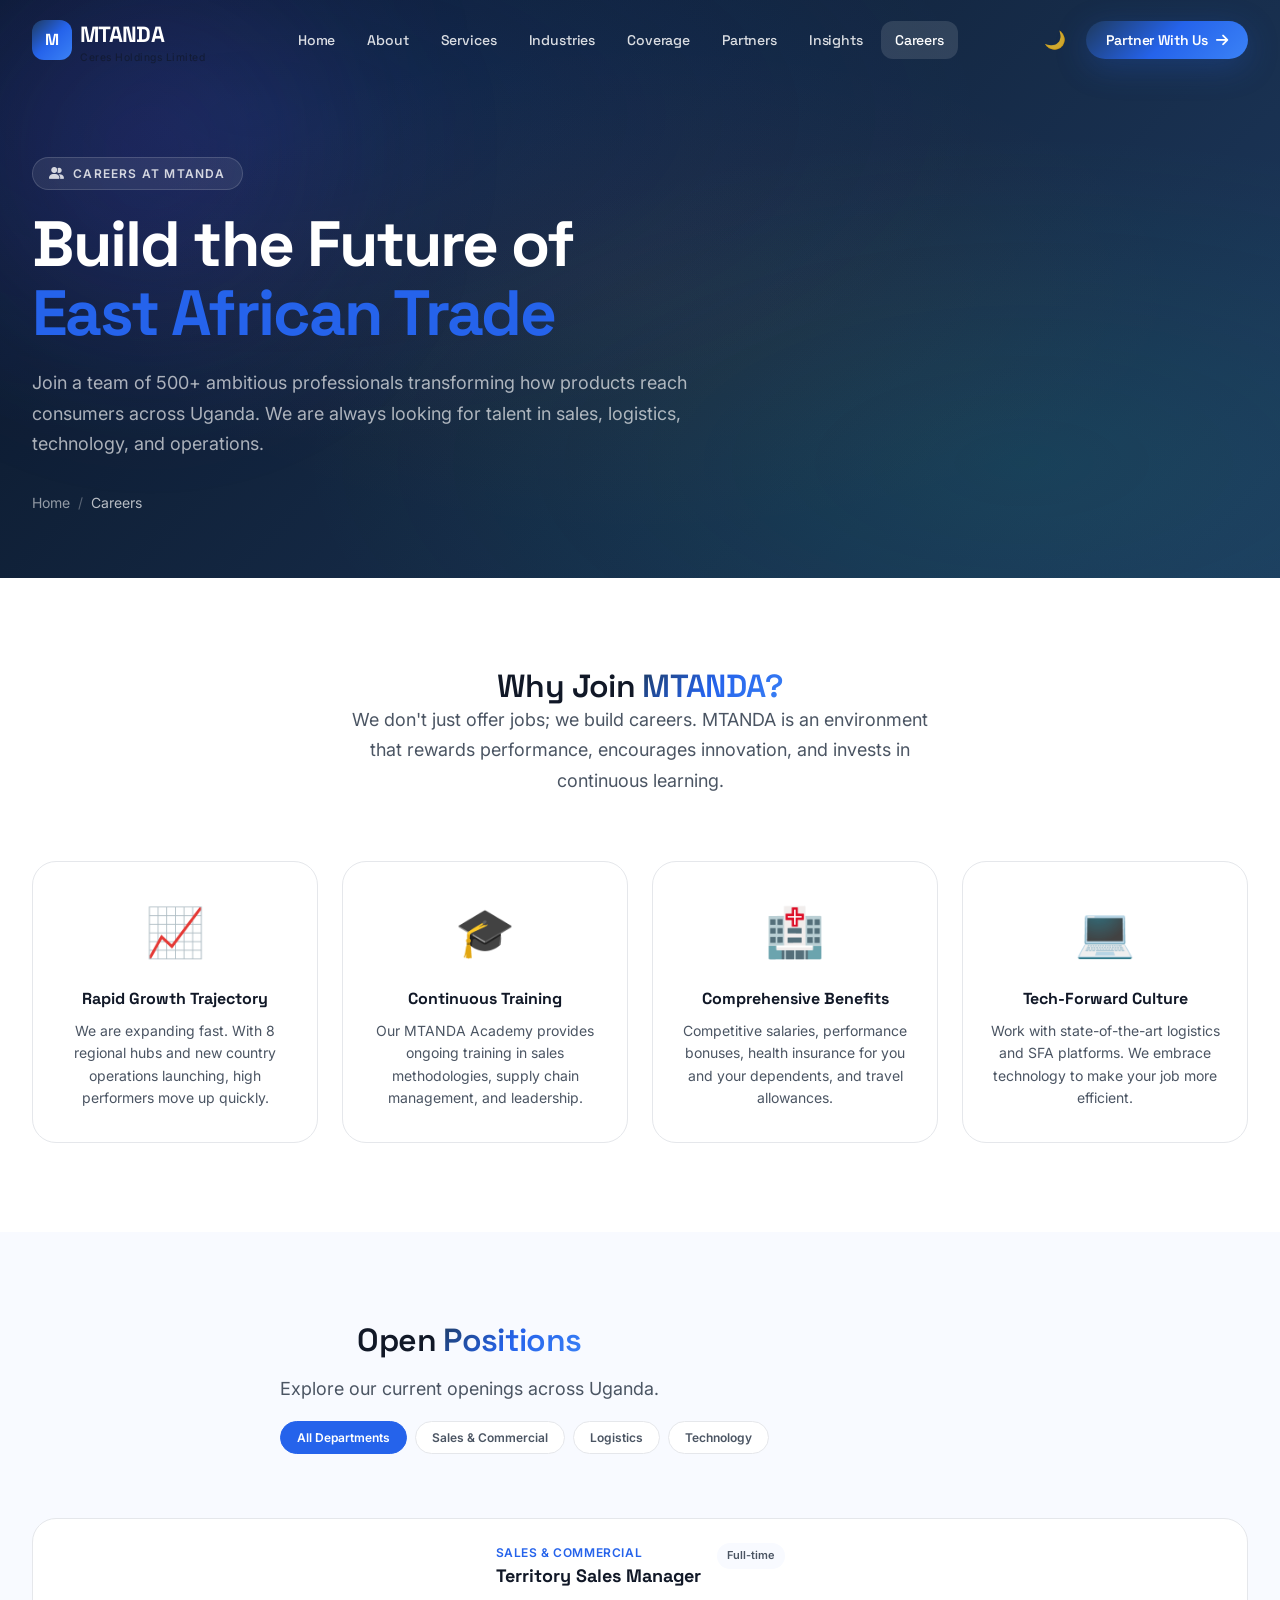
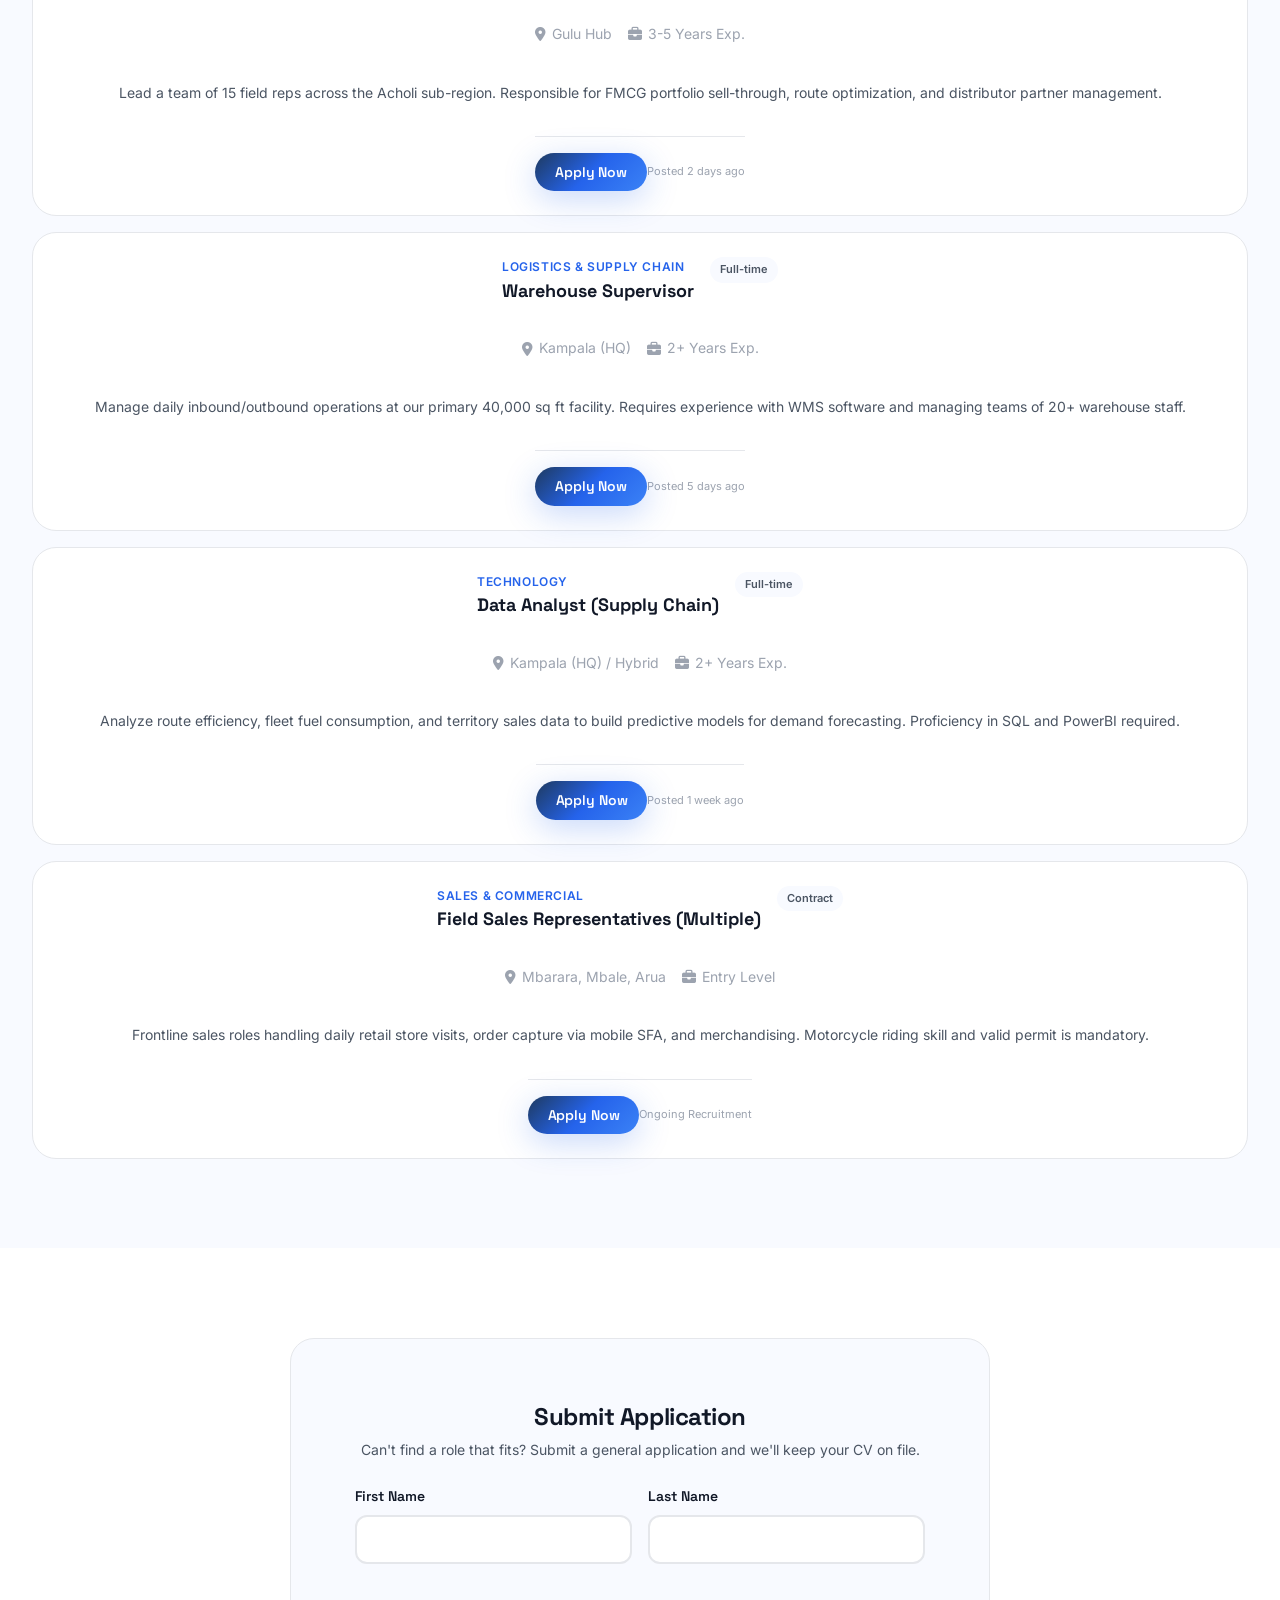
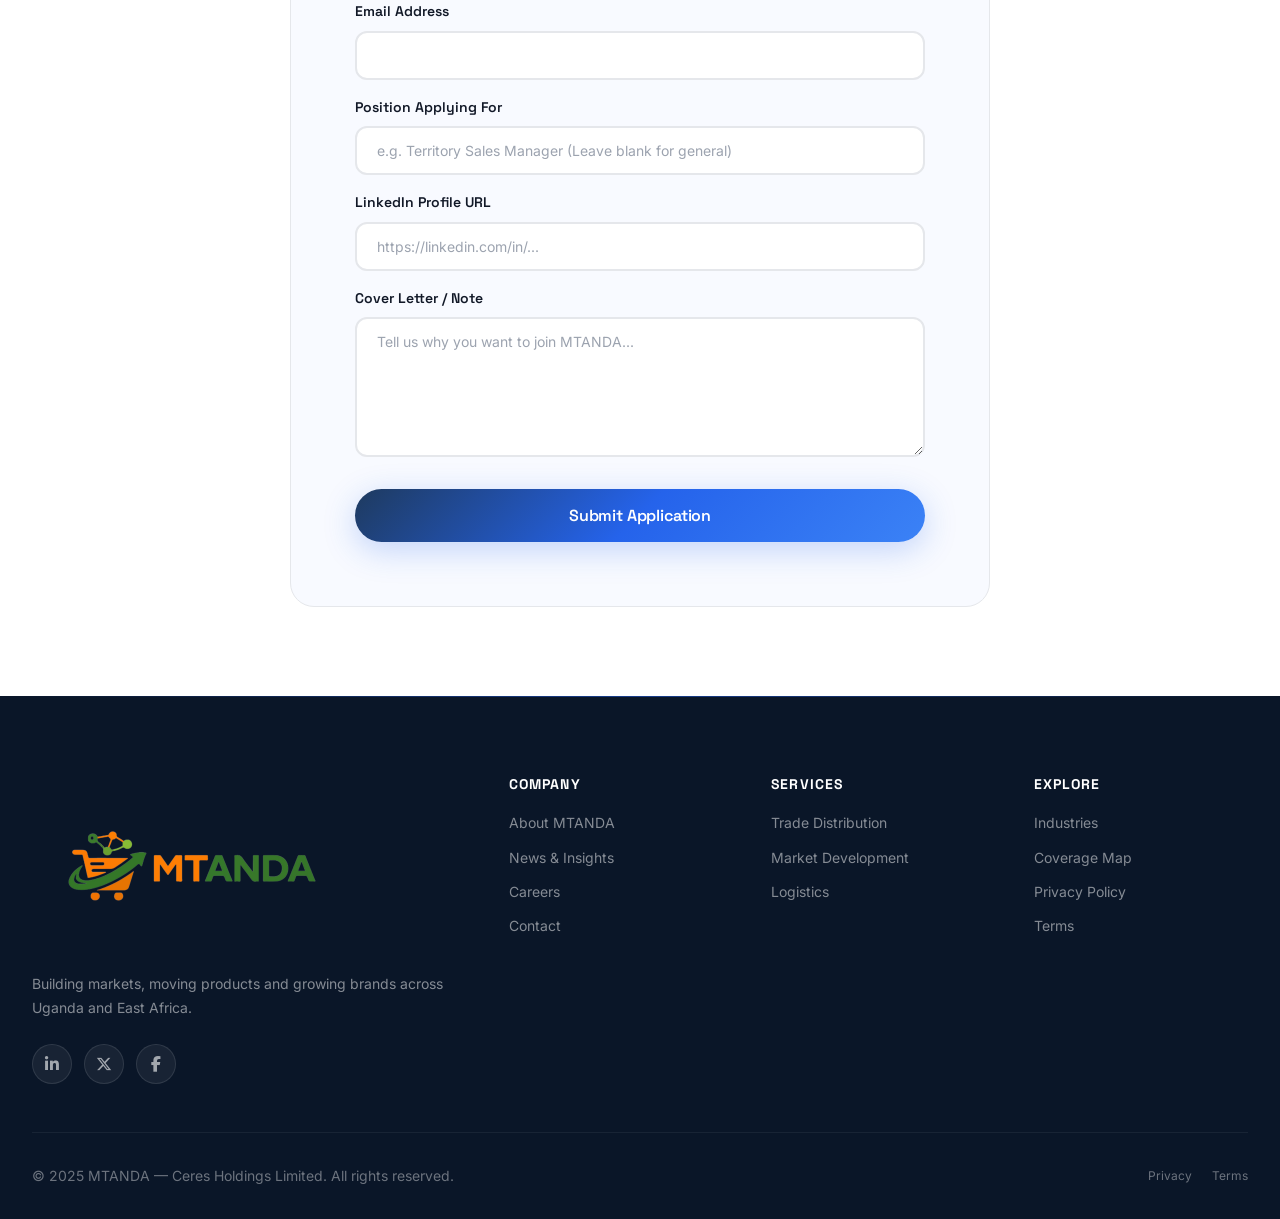
<file: careers.html>
<!DOCTYPE html>
<html lang="en" data-theme="light">
<head>
  <meta charset="UTF-8"/>
  <meta name="viewport" content="width=device-width, initial-scale=1.0"/>
  <title>Careers at MTANDA — Join Uganda's Leading Distribution Team</title>
  <meta name="description" content="Explore career opportunities at MTANDA. We are always looking for talented professionals in sales, logistics, finance, and technology across Uganda."/>
  <meta name="robots" content="index, follow"/>
  <link rel="canonical" href="https://mtanda.co.ug/careers"/>
  <link rel="preconnect" href="https://fonts.googleapis.com"/>
  <link href="https://fonts.googleapis.com/css2?family=Space+Grotesk:wght@300;400;500;600;700&family=Inter:wght@300;400;500;600;700;800&display=swap" rel="stylesheet"/>
  <link rel="stylesheet" href="https://cdnjs.cloudflare.com/ajax/libs/font-awesome/6.5.1/css/all.min.css" crossorigin="anonymous"/>
  <link rel="stylesheet" href="css/main.css"/>
  <link rel="stylesheet" href="css/pages.css"/>
  <style>
    .job-card {
      background: var(--bg-primary);
      border: 1px solid var(--border-color);
      border-radius: var(--radius-xl);
      padding: var(--space-6);
      transition: all var(--transition-base);
      display: flex;
      flex-direction: column;
    }
    [data-theme="dark"] .job-card { background: var(--bg-secondary); border-color: rgba(255,255,255,0.06); }
    .job-card:hover { border-color: var(--primary); transform: translateX(5px); box-shadow: var(--shadow-md); }
    .job-header { display: flex; justify-content: space-between; align-items: flex-start; margin-bottom: var(--space-3); gap: var(--space-4); }
    .job-title { font-family: var(--font-display); font-weight: 700; font-size: var(--text-lg); color: var(--text-primary); margin-bottom: 4px; }
    .job-dept { font-size: var(--text-xs); color: var(--primary); font-weight: 600; text-transform: uppercase; letter-spacing: 0.05em; }
    .job-type-badge { padding: 4px 10px; background: var(--bg-secondary); border-radius: var(--radius-full); font-size: 11px; font-weight: 600; color: var(--text-secondary); white-space: nowrap; }
    [data-theme="dark"] .job-type-badge { background: var(--bg-tertiary); }
    .job-meta { display: flex; gap: var(--space-4); font-size: var(--text-sm); color: var(--text-muted); margin-bottom: var(--space-5); flex-wrap: wrap; }
    .job-meta-item { display: flex; align-items: center; gap: 6px; }
    .job-footer { margin-top: auto; padding-top: var(--space-4); border-top: 1px solid var(--border-color); display: flex; justify-content: space-between; align-items: center; }
  </style>
</head>
<body>
<header>
  <nav id="navbar" role="navigation" aria-label="Main navigation">
    <div class="nav-inner">
      <a href="index.html" class="nav-logo" aria-label="MTANDA Home">
        <div class="nav-logo-mark">M</div>
        <div><span class="nav-logo-text">MTANDA</span><span class="nav-logo-sub">Ceres Holdings Limited</span></div>
      </a>
      <ul class="nav-menu" role="list">
        <li><a href="index.html" class="nav-link" data-page="index.html">Home</a></li>
        <li><a href="about.html" class="nav-link" data-page="about.html">About</a></li>
        <li><a href="services.html" class="nav-link" data-page="services.html">Services</a></li>
        <li><a href="industries.html" class="nav-link" data-page="industries.html">Industries</a></li>
        <li><a href="coverage.html" class="nav-link" data-page="coverage.html">Coverage</a></li>
        <li><a href="partners.html" class="nav-link" data-page="partners.html">Partners</a></li>
        <li><a href="blog.html" class="nav-link" data-page="blog.html">Insights</a></li>
        <li><a href="careers.html" class="nav-link page-active" data-page="careers.html">Careers</a></li>
      </ul>
      <div class="nav-actions">
        <button class="theme-toggle" data-theme-toggle aria-label="Toggle dark mode"><span data-theme-icon>🌙</span></button>
        <a href="contact.html" class="btn btn-primary btn-sm">Partner With Us <i class="fa-solid fa-arrow-right"></i></a>
        <button class="mobile-menu-btn" id="mobile-menu-btn" aria-label="Open menu" aria-expanded="false">
          <span class="hamburger-line"></span><span class="hamburger-line"></span><span class="hamburger-line"></span>
        </button>
      </div>
    </div>
  </nav>
</header>
<div id="mobile-menu">
  <a href="index.html" class="mobile-nav-link">Home</a>
  <a href="about.html" class="mobile-nav-link">About MTANDA</a>
  <a href="services.html" class="mobile-nav-link">Our Services</a>
  <a href="industries.html" class="mobile-nav-link">Industries</a>
  <a href="coverage.html" class="mobile-nav-link">Coverage</a>
  <a href="partners.html" class="mobile-nav-link">Partners</a>
  <a href="blog.html" class="mobile-nav-link">Insights</a>
  <a href="careers.html" class="mobile-nav-link">Careers</a>
  <a href="contact.html" class="mobile-nav-link">Contact</a>
</div>
<div id="scroll-progress" aria-hidden="true"></div>

<main>
<section class="page-hero">
  <div class="page-hero-blob" style="width:500px;height:500px;background:radial-gradient(circle,rgba(124,58,237,0.2) 0%,transparent 70%);top:-100px;left:-100px;"></div>
  <div class="container page-hero-inner">
    <div class="page-hero-tag" data-aos="fade-up"><i class="fa-solid fa-user-group"></i> Careers at MTANDA</div>
    <h1 class="display-lg" data-aos="fade-up" data-aos-delay="80">Build the Future of<br><span style="color:var(--primary);">East African Trade</span></h1>
    <p data-aos="fade-up" data-aos-delay="160">Join a team of 500+ ambitious professionals transforming how products reach consumers across Uganda. We are always looking for talent in sales, logistics, technology, and operations.</p>
    <div class="page-hero-breadcrumb" data-aos="fade-up" data-aos-delay="220"><a href="index.html">Home</a><span>/</span><span style="color:rgba(255,255,255,0.7);">Careers</span></div>
  </div>
</section>

<!-- ── WHY WORK WITH US ── -->
<section class="content-section">
  <div class="container">
    <div class="section-header" style="text-align:center;">
      <h2 class="display-sm">Why Join <span class="text-gradient">MTANDA?</span></h2>
      <p style="max-width:600px;margin:0 auto;">We don't just offer jobs; we build careers. MTANDA is an environment that rewards performance, encourages innovation, and invests in continuous learning.</p>
    </div>
    <div style="display:grid;grid-template-columns:repeat(auto-fit,minmax(280px,1fr));gap:var(--space-6);margin-top:var(--space-8);">
      <div class="benefit-card" data-aos="fade-up">
        <div class="benefit-icon">📈</div>
        <div class="benefit-title">Rapid Growth Trajectory</div>
        <div class="benefit-desc">We are expanding fast. With 8 regional hubs and new country operations launching, high performers move up quickly.</div>
      </div>
      <div class="benefit-card" data-aos="fade-up" data-aos-delay="60">
        <div class="benefit-icon">🎓</div>
        <div class="benefit-title">Continuous Training</div>
        <div class="benefit-desc">Our MTANDA Academy provides ongoing training in sales methodologies, supply chain management, and leadership.</div>
      </div>
      <div class="benefit-card" data-aos="fade-up" data-aos-delay="120">
        <div class="benefit-icon">🏥</div>
        <div class="benefit-title">Comprehensive Benefits</div>
        <div class="benefit-desc">Competitive salaries, performance bonuses, health insurance for you and your dependents, and travel allowances.</div>
      </div>
      <div class="benefit-card" data-aos="fade-up" data-aos-delay="180">
        <div class="benefit-icon">💻</div>
        <div class="benefit-title">Tech-Forward Culture</div>
        <div class="benefit-desc">Work with state-of-the-art logistics and SFA platforms. We embrace technology to make your job more efficient.</div>
      </div>
    </div>
  </div>
</section>

<!-- ── OPEN ROLES ── -->
<section class="content-section content-section-alt" id="open-roles">
  <div class="container">
    <div class="section-header" style="display:flex;justify-content:space-between;align-items:flex-end;flex-wrap:wrap;gap:var(--space-4);">
      <div>
        <h2 class="display-sm">Open <span class="text-gradient">Positions</span></h2>
        <p>Explore our current openings across Uganda.</p>
      </div>
      <div class="filter-chips" style="margin-bottom:0;">
        <div class="filter-chip active" data-filter="all">All Departments</div>
        <div class="filter-chip" data-filter="sales">Sales & Commercial</div>
        <div class="filter-chip" data-filter="logistics">Logistics</div>
        <div class="filter-chip" data-filter="tech">Technology</div>
      </div>
    </div>
    
    <div style="display:flex;flex-direction:column;gap:var(--space-4);margin-top:var(--space-8);">
      
      <!-- Job 1 -->
      <div class="job-card" data-category="sales">
        <div class="job-header">
          <div>
            <div class="job-dept">Sales & Commercial</div>
            <div class="job-title">Territory Sales Manager</div>
          </div>
          <div class="job-type-badge">Full-time</div>
        </div>
        <div class="job-meta">
          <div class="job-meta-item"><i class="fa-solid fa-location-dot"></i> Gulu Hub</div>
          <div class="job-meta-item"><i class="fa-solid fa-briefcase"></i> 3-5 Years Exp.</div>
        </div>
        <p style="font-size:var(--text-sm);color:var(--text-secondary);line-height:1.6;margin-bottom:var(--space-4);">Lead a team of 15 field reps across the Acholi sub-region. Responsible for FMCG portfolio sell-through, route optimization, and distributor partner management.</p>
        <div class="job-footer">
          <a href="#apply" class="btn btn-primary btn-sm" onclick="document.getElementById('job-role').value='Territory Sales Manager - Gulu';">Apply Now</a>
          <span style="font-size:11px;color:var(--text-muted);">Posted 2 days ago</span>
        </div>
      </div>

      <!-- Job 2 -->
      <div class="job-card" data-category="logistics">
        <div class="job-header">
          <div>
            <div class="job-dept">Logistics & Supply Chain</div>
            <div class="job-title">Warehouse Supervisor</div>
          </div>
          <div class="job-type-badge">Full-time</div>
        </div>
        <div class="job-meta">
          <div class="job-meta-item"><i class="fa-solid fa-location-dot"></i> Kampala (HQ)</div>
          <div class="job-meta-item"><i class="fa-solid fa-briefcase"></i> 2+ Years Exp.</div>
        </div>
        <p style="font-size:var(--text-sm);color:var(--text-secondary);line-height:1.6;margin-bottom:var(--space-4);">Manage daily inbound/outbound operations at our primary 40,000 sq ft facility. Requires experience with WMS software and managing teams of 20+ warehouse staff.</p>
        <div class="job-footer">
          <a href="#apply" class="btn btn-primary btn-sm" onclick="document.getElementById('job-role').value='Warehouse Supervisor - Kampala';">Apply Now</a>
          <span style="font-size:11px;color:var(--text-muted);">Posted 5 days ago</span>
        </div>
      </div>

      <!-- Job 3 -->
      <div class="job-card" data-category="tech">
        <div class="job-header">
          <div>
            <div class="job-dept">Technology</div>
            <div class="job-title">Data Analyst (Supply Chain)</div>
          </div>
          <div class="job-type-badge">Full-time</div>
        </div>
        <div class="job-meta">
          <div class="job-meta-item"><i class="fa-solid fa-location-dot"></i> Kampala (HQ) / Hybrid</div>
          <div class="job-meta-item"><i class="fa-solid fa-briefcase"></i> 2+ Years Exp.</div>
        </div>
        <p style="font-size:var(--text-sm);color:var(--text-secondary);line-height:1.6;margin-bottom:var(--space-4);">Analyze route efficiency, fleet fuel consumption, and territory sales data to build predictive models for demand forecasting. Proficiency in SQL and PowerBI required.</p>
        <div class="job-footer">
          <a href="#apply" class="btn btn-primary btn-sm" onclick="document.getElementById('job-role').value='Data Analyst - Kampala';">Apply Now</a>
          <span style="font-size:11px;color:var(--text-muted);">Posted 1 week ago</span>
        </div>
      </div>
      
      <!-- Job 4 -->
      <div class="job-card" data-category="sales">
        <div class="job-header">
          <div>
            <div class="job-dept">Sales & Commercial</div>
            <div class="job-title">Field Sales Representatives (Multiple)</div>
          </div>
          <div class="job-type-badge">Contract</div>
        </div>
        <div class="job-meta">
          <div class="job-meta-item"><i class="fa-solid fa-location-dot"></i> Mbarara, Mbale, Arua</div>
          <div class="job-meta-item"><i class="fa-solid fa-briefcase"></i> Entry Level</div>
        </div>
        <p style="font-size:var(--text-sm);color:var(--text-secondary);line-height:1.6;margin-bottom:var(--space-4);">Frontline sales roles handling daily retail store visits, order capture via mobile SFA, and merchandising. Motorcycle riding skill and valid permit is mandatory.</p>
        <div class="job-footer">
          <a href="#apply" class="btn btn-primary btn-sm" onclick="document.getElementById('job-role').value='Field Sales Rep - Various';">Apply Now</a>
          <span style="font-size:11px;color:var(--text-muted);">Ongoing Recruitment</span>
        </div>
      </div>

    </div>
  </div>
</section>

<!-- ── APPLICATION FORM ── -->
<section class="content-section" id="apply">
  <div class="container">
    <div style="max-width:700px;margin:0 auto;background:var(--bg-secondary);border:1px solid var(--border-color);border-radius:var(--radius-xl);padding:clamp(2rem,5vw,4rem);">
      <h2 style="font-family:var(--font-display);font-size:var(--text-2xl);font-weight:700;margin-bottom:var(--space-2);text-align:center;">Submit Application</h2>
      <p style="color:var(--text-secondary);font-size:var(--text-sm);text-align:center;margin-bottom:var(--space-6);">Can't find a role that fits? Submit a general application and we'll keep your CV on file.</p>
      
      <form id="full-careers-form">
        <div style="display:grid;grid-template-columns:1fr 1fr;gap:var(--space-4);margin-bottom:var(--space-4);">
          <div class="form-group">
            <label class="form-label" for="c-fname">First Name</label>
            <input type="text" id="c-fname" class="form-control" required>
          </div>
          <div class="form-group">
            <label class="form-label" for="c-lname">Last Name</label>
            <input type="text" id="c-lname" class="form-control" required>
          </div>
        </div>
        <div class="form-group" style="margin-bottom:var(--space-4);">
          <label class="form-label" for="c-email">Email Address</label>
          <input type="email" id="c-email" class="form-control" required>
        </div>
        <div class="form-group" style="margin-bottom:var(--space-4);">
          <label class="form-label" for="job-role">Position Applying For</label>
          <input type="text" id="job-role" class="form-control" placeholder="e.g. Territory Sales Manager (Leave blank for general)" required>
        </div>
        <div class="form-group" style="margin-bottom:var(--space-4);">
          <label class="form-label" for="c-cv">LinkedIn Profile URL</label>
          <input type="url" id="c-cv" class="form-control" placeholder="https://linkedin.com/in/...">
        </div>
        <div class="form-group" style="margin-bottom:var(--space-6);">
          <label class="form-label" for="c-cover">Cover Letter / Note</label>
          <textarea id="c-cover" class="form-control" rows="4" placeholder="Tell us why you want to join MTANDA..."></textarea>
        </div>
        <button type="submit" class="btn btn-primary w-full" style="justify-content:center;padding:1rem;">Submit Application</button>
      </form>
    </div>
  </div>
</section>
</main>

<footer id="footer" role="contentinfo">
  <div class="container">
    <div class="footer-grid">
      <div class="footer-brand">
        <img src="img/Mtanda.png" alt="MTANDA Logo" style="max-height: 180px; margin-bottom: 1rem;" />
        <p>Building markets, moving products and growing brands across Uganda and East Africa.</p>
        <div class="footer-social">
          <a href="#" class="footer-social-link" aria-label="LinkedIn"><i class="fa-brands fa-linkedin-in"></i></a>
          <a href="#" class="footer-social-link" aria-label="Twitter/X"><i class="fa-brands fa-x-twitter"></i></a>
          <a href="#" class="footer-social-link" aria-label="Facebook"><i class="fa-brands fa-facebook-f"></i></a>
        </div>
      </div>
      <nav aria-label="Company links"><div class="footer-col"><h4>Company</h4><ul class="footer-links">
        <li><a href="about.html" class="footer-link">About MTANDA</a></li>
        <li><a href="blog.html" class="footer-link">News & Insights</a></li>
        <li><a href="careers.html" class="footer-link">Careers</a></li>
        <li><a href="contact.html" class="footer-link">Contact</a></li>
      </ul></div></nav>
      <nav aria-label="Services links"><div class="footer-col"><h4>Services</h4><ul class="footer-links">
        <li><a href="services.html" class="footer-link">Trade Distribution</a></li>
        <li><a href="services.html" class="footer-link">Market Development</a></li>
        <li><a href="services.html" class="footer-link">Logistics</a></li>
      </ul></div></nav>
      <nav aria-label="Other links"><div class="footer-col"><h4>Explore</h4><ul class="footer-links">
        <li><a href="industries.html" class="footer-link">Industries</a></li>
        <li><a href="coverage.html" class="footer-link">Coverage Map</a></li>
        <li><a href="privacy.html" class="footer-link">Privacy Policy</a></li>
        <li><a href="terms.html" class="footer-link">Terms</a></li>
      </ul></div></nav>
    </div>
    <div class="footer-bottom">
      <p class="footer-copyright">© 2025 MTANDA — Ceres Holdings Limited. All rights reserved.</p>
      <div class="footer-legal"><a href="privacy.html">Privacy</a><a href="terms.html">Terms</a></div>
    </div>
  </div>
</footer>
<button id="back-to-top" aria-label="Back to top"><i class="fa-solid fa-chevron-up"></i></button>

<script src="js/main.js" defer></script>
<script src="js/pages.js" defer></script>
</body>
</html>
</file>
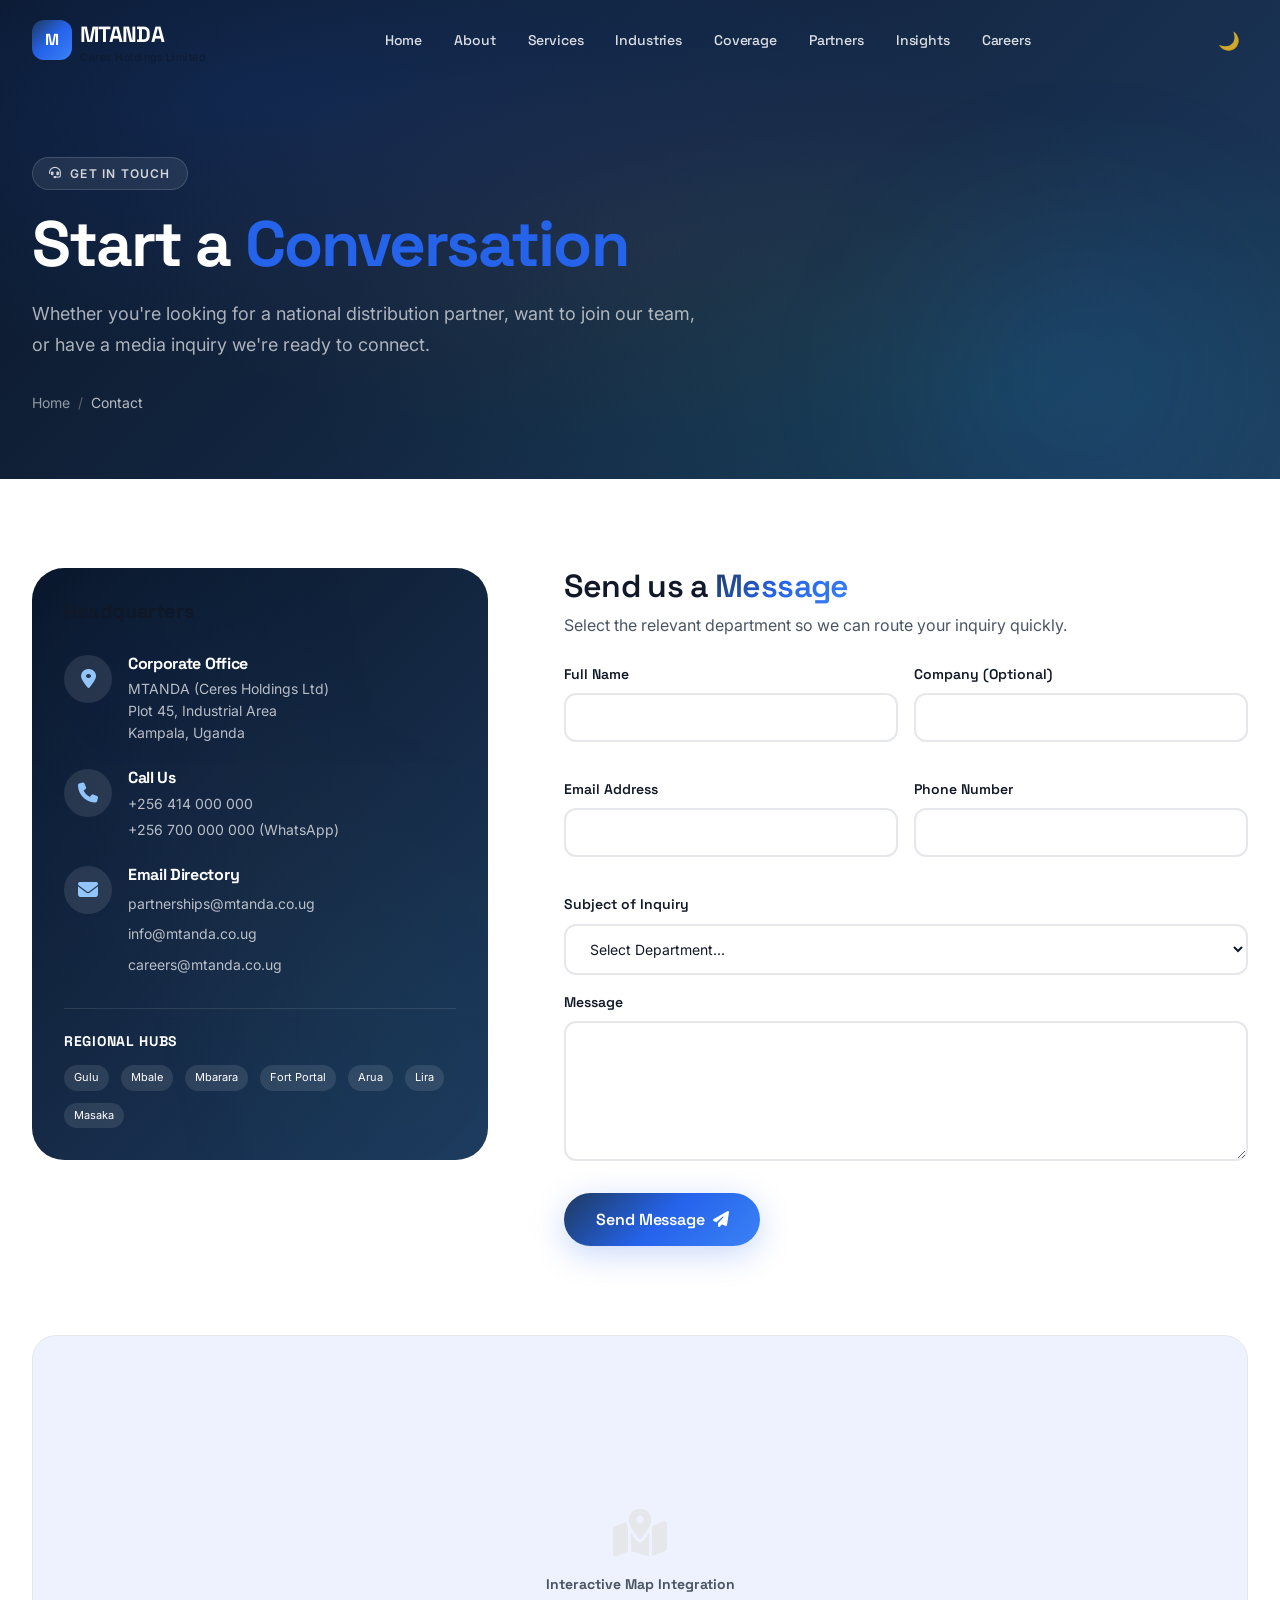
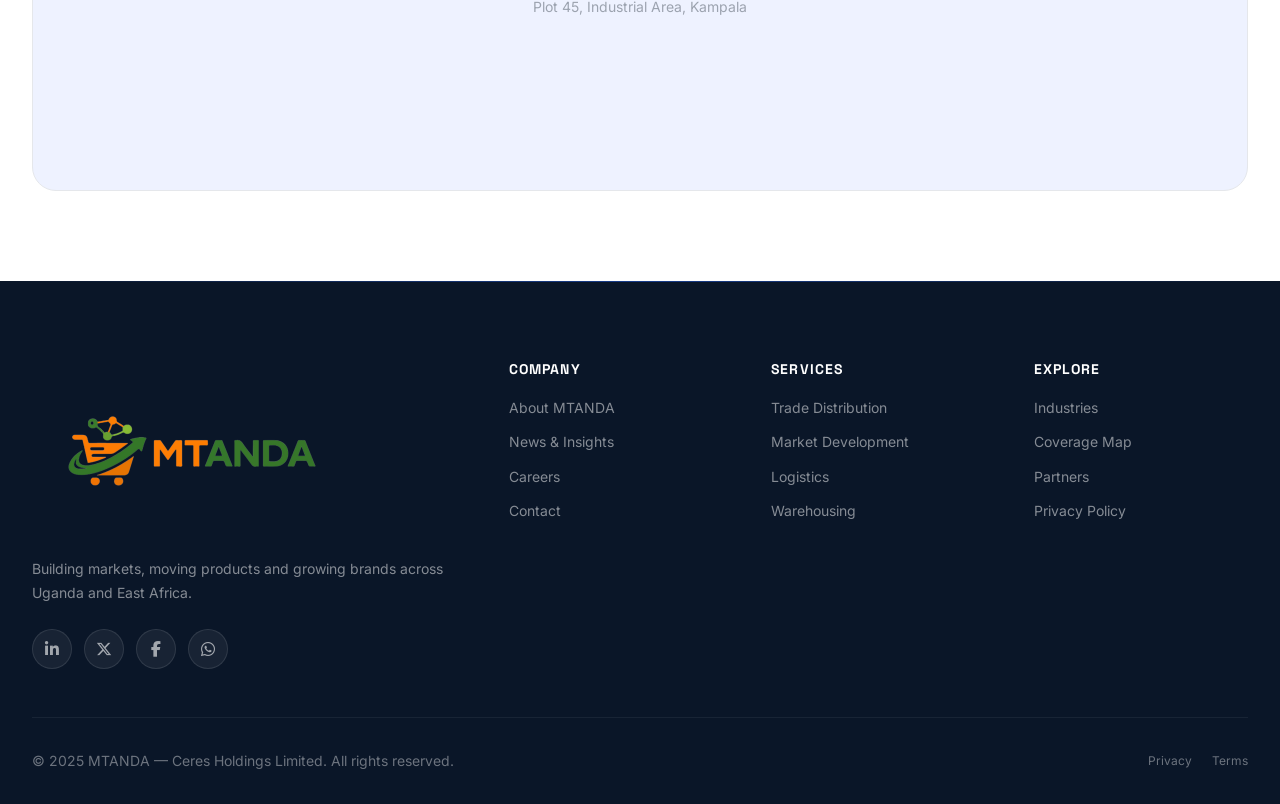
<file: contact.html>
<!DOCTYPE html>
<html lang="en" data-theme="light">
<head>
  <meta charset="UTF-8"/>
  <meta name="viewport" content="width=device-width, initial-scale=1.0"/>
  <title>Contact Us — MTANDA Uganda</title>
  <meta name="description" content="Contact MTANDA (Ceres Holdings Limited) for trade distribution, market development, and logistics partnerships in Uganda."/>
  <meta name="robots" content="index, follow"/>
  <link rel="canonical" href="https://mtanda.co.ug/contact"/>
  <link rel="preconnect" href="https://fonts.googleapis.com"/>
  <link href="https://fonts.googleapis.com/css2?family=Space+Grotesk:wght@300;400;500;600;700&family=Inter:wght@300;400;500;600;700;800&display=swap" rel="stylesheet"/>
  <link rel="stylesheet" href="https://cdnjs.cloudflare.com/ajax/libs/font-awesome/6.5.1/css/all.min.css" crossorigin="anonymous"/>
  <link rel="stylesheet" href="css/main.css"/>
  <link rel="stylesheet" href="css/pages.css"/>
  <style>
    .contact-grid { display: grid; grid-template-columns: 1fr 1.5fr; gap: clamp(3rem, 6vw, 6rem); align-items: start; }
    .contact-info-panel { background: var(--gradient-dark); border-radius: var(--radius-2xl); padding: var(--space-8); color: white; position: relative; overflow: hidden; }
    .contact-info-panel::before { content: ''; position: absolute; inset: 0; background: var(--gradient-mesh); opacity: 0.3; pointer-events: none; }
    .contact-method { display: flex; gap: var(--space-4); align-items: flex-start; margin-bottom: var(--space-6); position: relative; z-index: 1; }
    .contact-method-icon { width: 48px; height: 48px; border-radius: 50%; background: rgba(255,255,255,0.1); display: flex; align-items: center; justify-content: center; font-size: 1.25rem; color: var(--primary-light); flex-shrink: 0; }
    .contact-method h4 { font-family: var(--font-display); font-weight: 700; font-size: var(--text-base); margin-bottom: 4px; color: white; }
    .contact-method p, .contact-method a { font-size: var(--text-sm); color: rgba(255,255,255,0.7); }
    .contact-method a:hover { color: white; }
    
    @media(max-width:900px) { .contact-grid { grid-template-columns: 1fr; } }
  </style>
</head>
<body>
<header>
  <nav id="navbar" role="navigation" aria-label="Main navigation">
    <div class="nav-inner">
      <a href="index.html" class="nav-logo" aria-label="MTANDA Home">
        <div class="nav-logo-mark">M</div>
        <div><span class="nav-logo-text">MTANDA</span><span class="nav-logo-sub">Ceres Holdings Limited</span></div>
      </a>
      <ul class="nav-menu" role="list">
        <li><a href="index.html" class="nav-link" data-page="index.html">Home</a></li>
        <li><a href="about.html" class="nav-link" data-page="about.html">About</a></li>
        <li><a href="services.html" class="nav-link" data-page="services.html">Services</a></li>
        <li><a href="industries.html" class="nav-link" data-page="industries.html">Industries</a></li>
        <li><a href="coverage.html" class="nav-link" data-page="coverage.html">Coverage</a></li>
        <li><a href="partners.html" class="nav-link" data-page="partners.html">Partners</a></li>
        <li><a href="blog.html" class="nav-link" data-page="blog.html">Insights</a></li>
        <li><a href="careers.html" class="nav-link" data-page="careers.html">Careers</a></li>
      </ul>
      <div class="nav-actions">
        <button class="theme-toggle" data-theme-toggle aria-label="Toggle dark mode"><span data-theme-icon>🌙</span></button>
        <button class="mobile-menu-btn" id="mobile-menu-btn" aria-label="Open menu" aria-expanded="false">
          <span class="hamburger-line"></span><span class="hamburger-line"></span><span class="hamburger-line"></span>
        </button>
      </div>
    </div>
  </nav>
</header>
<div id="mobile-menu">
  <a href="index.html" class="mobile-nav-link">Home</a>
  <a href="about.html" class="mobile-nav-link">About MTANDA</a>
  <a href="services.html" class="mobile-nav-link">Our Services</a>
  <a href="industries.html" class="mobile-nav-link">Industries</a>
  <a href="coverage.html" class="mobile-nav-link">Coverage</a>
  <a href="partners.html" class="mobile-nav-link">Partners</a>
  <a href="blog.html" class="mobile-nav-link">Insights</a>
  <a href="careers.html" class="mobile-nav-link">Careers</a>
</div>
<div id="scroll-progress" aria-hidden="true"></div>

<main>
<section class="page-hero">
  <div class="page-hero-blob" style="width:400px;height:400px;background:radial-gradient(circle,rgba(37,99,235,0.2) 0%,transparent 70%);bottom:-100px;right:0;"></div>
  <div class="container page-hero-inner">
    <div class="page-hero-tag" data-aos="fade-up"><i class="fa-solid fa-headset"></i> Get In Touch</div>
    <h1 class="display-lg" data-aos="fade-up" data-aos-delay="80">Start a <span style="color:var(--primary);">Conversation</span></h1>
    <p data-aos="fade-up" data-aos-delay="160">Whether you're looking for a national distribution partner, want to join our team, or have a media inquiry we're ready to connect.</p>
    <div class="page-hero-breadcrumb" data-aos="fade-up" data-aos-delay="220"><a href="index.html">Home</a><span>/</span><span style="color:rgba(255,255,255,0.7);">Contact</span></div>
  </div>
</section>

<section class="content-section">
  <div class="container">
    <div class="contact-grid">
      
      <!-- Contact Info Panel -->
      <div class="contact-info-panel" data-aos="fade-right">
        <h3 style="font-family:var(--font-display);font-size:var(--text-xl);font-weight:700;margin-bottom:var(--space-8);position:relative;z-index:1;">Headquarters</h3>
        
        <div class="contact-method">
          <div class="contact-method-icon"><i class="fa-solid fa-location-dot"></i></div>
          <div>
            <h4>Corporate Office</h4>
            <p>MTANDA (Ceres Holdings Ltd)<br>Plot 45, Industrial Area<br>Kampala, Uganda</p>
          </div>
        </div>
        
        <div class="contact-method">
          <div class="contact-method-icon"><i class="fa-solid fa-phone"></i></div>
          <div>
            <h4>Call Us</h4>
            <a href="tel:+256414000000">+256 414 000 000</a><br>
            <a href="tel:+256700000000">+256 700 000 000 (WhatsApp)</a>
          </div>
        </div>
        
        <div class="contact-method" style="margin-bottom:0;">
          <div class="contact-method-icon"><i class="fa-solid fa-envelope"></i></div>
          <div>
            <h4>Email Directory</h4>
            <div style="display:flex;flex-direction:column;gap:8px;margin-top:8px;">
              <a href="mailto:partnerships@mtanda.co.ug">partnerships@mtanda.co.ug</a>
              <a href="mailto:info@mtanda.co.ug">info@mtanda.co.ug</a>
              <a href="mailto:careers@mtanda.co.ug">careers@mtanda.co.ug</a>
            </div>
          </div>
        </div>
        
        <!-- Regional offices -->
        <div style="margin-top:var(--space-8);padding-top:var(--space-6);border-top:1px solid rgba(255,255,255,0.1);position:relative;z-index:1;">
          <h4 style="font-family:var(--font-display);font-weight:700;font-size:var(--text-sm);margin-bottom:var(--space-4);color:white;text-transform:uppercase;letter-spacing:0.05em;">Regional Hubs</h4>
          <div style="display:flex;flex-wrap:wrap;gap:var(--space-3);">
            <span style="font-size:11px;padding:4px 10px;background:rgba(255,255,255,0.1);border-radius:var(--radius-full);">Gulu</span>
            <span style="font-size:11px;padding:4px 10px;background:rgba(255,255,255,0.1);border-radius:var(--radius-full);">Mbale</span>
            <span style="font-size:11px;padding:4px 10px;background:rgba(255,255,255,0.1);border-radius:var(--radius-full);">Mbarara</span>
            <span style="font-size:11px;padding:4px 10px;background:rgba(255,255,255,0.1);border-radius:var(--radius-full);">Fort Portal</span>
            <span style="font-size:11px;padding:4px 10px;background:rgba(255,255,255,0.1);border-radius:var(--radius-full);">Arua</span>
            <span style="font-size:11px;padding:4px 10px;background:rgba(255,255,255,0.1);border-radius:var(--radius-full);">Lira</span>
            <span style="font-size:11px;padding:4px 10px;background:rgba(255,255,255,0.1);border-radius:var(--radius-full);">Masaka</span>
          </div>
        </div>
      </div>
      
      <!-- Contact Form -->
      <div data-aos="fade-left" data-aos-delay="100">
        <div style="margin-bottom:var(--space-6);">
          <h2 class="display-sm" style="margin-bottom:var(--space-2);">Send us a <span class="text-gradient">Message</span></h2>
          <p style="color:var(--text-secondary);">Select the relevant department so we can route your inquiry quickly.</p>
        </div>
        
        <form id="contact-page-form">
          <div style="display:grid;grid-template-columns:1fr 1fr;gap:var(--space-4);margin-bottom:var(--space-4);">
            <div class="form-group">
              <label class="form-label" for="cf-name">Full Name</label>
              <input type="text" id="cf-name" class="form-control" required>
            </div>
            <div class="form-group">
              <label class="form-label" for="cf-company">Company (Optional)</label>
              <input type="text" id="cf-company" class="form-control">
            </div>
          </div>
          
          <div style="display:grid;grid-template-columns:1fr 1fr;gap:var(--space-4);margin-bottom:var(--space-4);">
            <div class="form-group">
              <label class="form-label" for="cf-email">Email Address</label>
              <input type="email" id="cf-email" class="form-control" required>
            </div>
            <div class="form-group">
              <label class="form-label" for="cf-phone">Phone Number</label>
              <input type="tel" id="cf-phone" class="form-control">
            </div>
          </div>
          
          <div class="form-group" style="margin-bottom:var(--space-4);">
            <label class="form-label" for="cf-subject">Subject of Inquiry</label>
            <select id="cf-subject" class="form-control" required>
              <option value="">Select Department...</option>
              <option value="partnership">Distribution Partnership Inquiry</option>
              <option value="sales">Procurement / Buying from MTANDA</option>
              <option value="logistics">Warehousing & Logistics Services</option>
              <option value="careers">Careers & HR</option>
              <option value="media">Media & Press</option>
              <option value="other">General Inquiry</option>
            </select>
          </div>
          
          <div class="form-group" style="margin-bottom:var(--space-6);">
            <label class="form-label" for="cf-message">Message</label>
            <textarea id="cf-message" class="form-control" rows="5" required></textarea>
          </div>
          
          <button type="submit" class="btn btn-primary" style="padding:1rem 2rem;">Send Message <i class="fa-solid fa-paper-plane"></i></button>
        </form>
      </div>
      
    </div>
  </div>
</section>

<!-- ── MAP ── -->
<section class="content-section" style="padding-top:0;">
  <div class="container">
    <div class="map-embed" data-aos="fade-up">
      <div class="map-placeholder-inner">
        <i class="fa-solid fa-map-location-dot" style="font-size:3rem;color:var(--border-color);"></i>
        <div style="font-family:var(--font-display);font-weight:700;margin-top:1rem;color:var(--text-secondary);">Interactive Map Integration</div>
        <div>Plot 45, Industrial Area, Kampala</div>
      </div>
      <!-- In production, replace with Google Maps iframe -->
      <!-- <iframe src="https://www.google.com/maps/embed?pb=..." width="100%" height="100%" style="border:0;" allowfullscreen="" loading="lazy"></iframe> -->
    </div>
  </div>
</section>

</main>

<footer id="footer" role="contentinfo">
  <div class="container">
    <div class="footer-grid">
      <div class="footer-brand">
        <img src="img/Mtanda.png" alt="MTANDA Logo" style="max-height: 180px; margin-bottom: 1rem;" />
        <p>Building markets, moving products and growing brands across Uganda and East Africa.</p>
        <div class="footer-social">
          <a href="#" class="footer-social-link" aria-label="LinkedIn"><i class="fa-brands fa-linkedin-in"></i></a>
          <a href="#" class="footer-social-link" aria-label="Twitter/X"><i class="fa-brands fa-x-twitter"></i></a>
          <a href="#" class="footer-social-link" aria-label="Facebook"><i class="fa-brands fa-facebook-f"></i></a>
          <a href="https://wa.me/256700000000" class="footer-social-link" aria-label="WhatsApp" target="_blank" rel="noopener"><i class="fa-brands fa-whatsapp"></i></a>
        </div>
      </div>
      <nav aria-label="Company links"><div class="footer-col"><h4>Company</h4><ul class="footer-links">
        <li><a href="about.html" class="footer-link">About MTANDA</a></li>
        <li><a href="blog.html" class="footer-link">News & Insights</a></li>
        <li><a href="careers.html" class="footer-link">Careers</a></li>
        <li><a href="contact.html" class="footer-link">Contact</a></li>
      </ul></div></nav>
      <nav aria-label="Services links"><div class="footer-col"><h4>Services</h4><ul class="footer-links">
        <li><a href="services.html" class="footer-link">Trade Distribution</a></li>
        <li><a href="services.html" class="footer-link">Market Development</a></li>
        <li><a href="services.html" class="footer-link">Logistics</a></li>
        <li><a href="services.html" class="footer-link">Warehousing</a></li>
      </ul></div></nav>
      <nav aria-label="Other links"><div class="footer-col"><h4>Explore</h4><ul class="footer-links">
        <li><a href="industries.html" class="footer-link">Industries</a></li>
        <li><a href="coverage.html" class="footer-link">Coverage Map</a></li>
        <li><a href="partners.html" class="footer-link">Partners</a></li>
        <li><a href="privacy.html" class="footer-link">Privacy Policy</a></li>
      </ul></div></nav>
    </div>
    <div class="footer-bottom">
      <p class="footer-copyright">© 2025 MTANDA — Ceres Holdings Limited. All rights reserved.</p>
      <div class="footer-legal"><a href="privacy.html">Privacy</a><a href="terms.html">Terms</a></div>
    </div>
  </div>
</footer>
<button id="back-to-top" aria-label="Back to top"><i class="fa-solid fa-chevron-up"></i></button>
<script src="js/main.js" defer></script>
<script src="js/pages.js" defer></script>
</body>
</html>
</file>
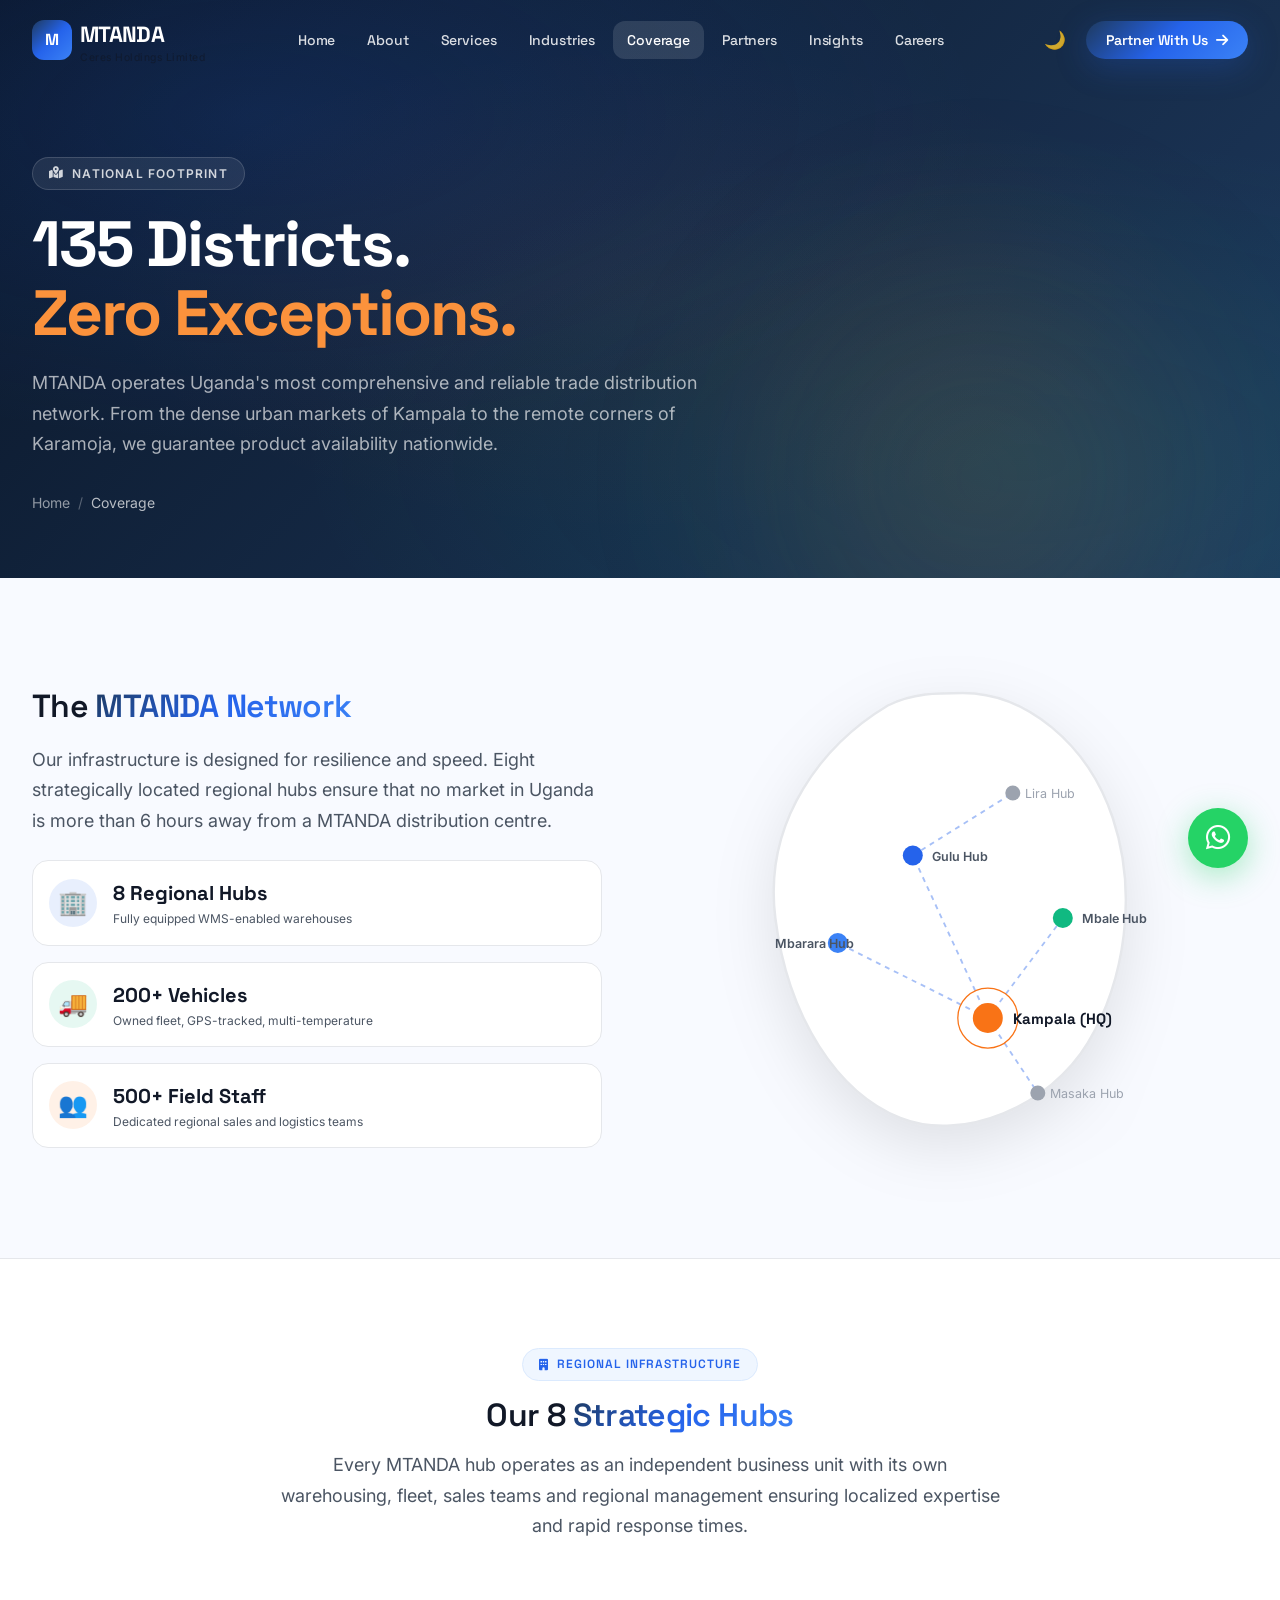
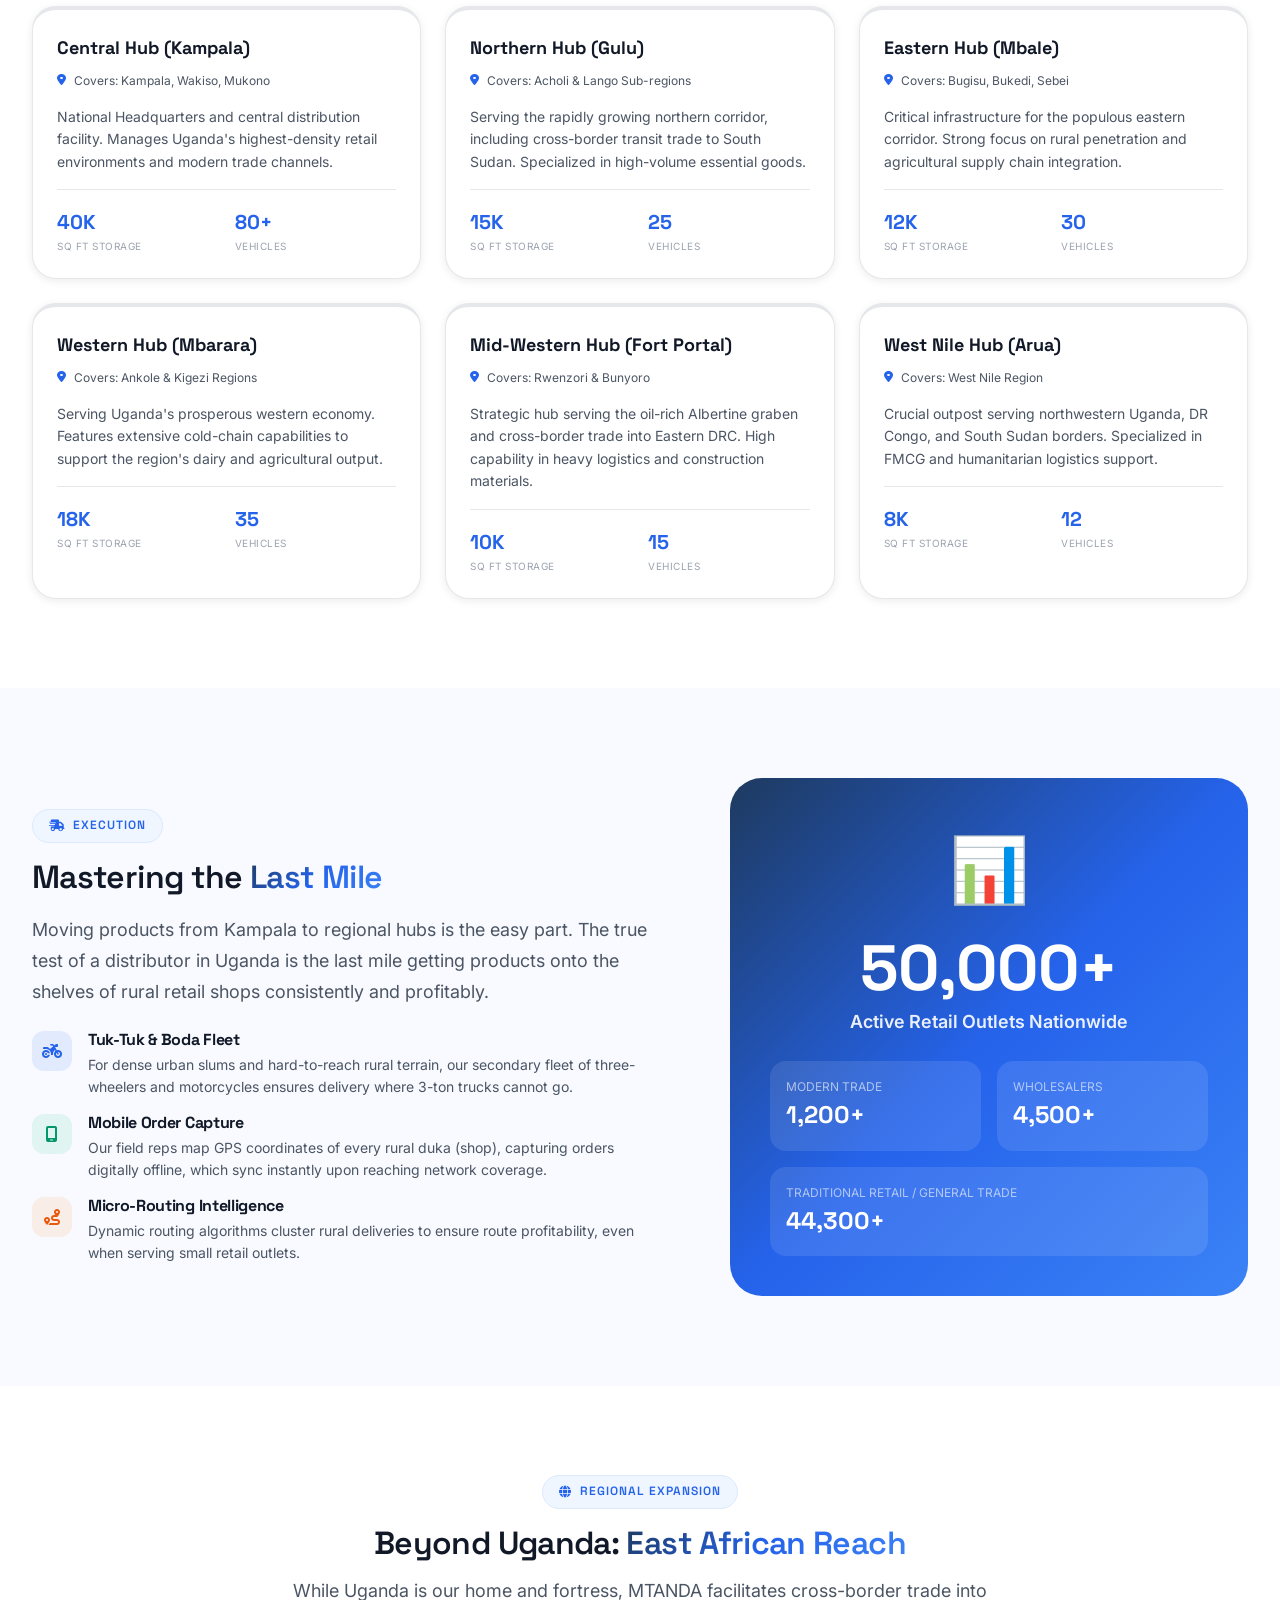
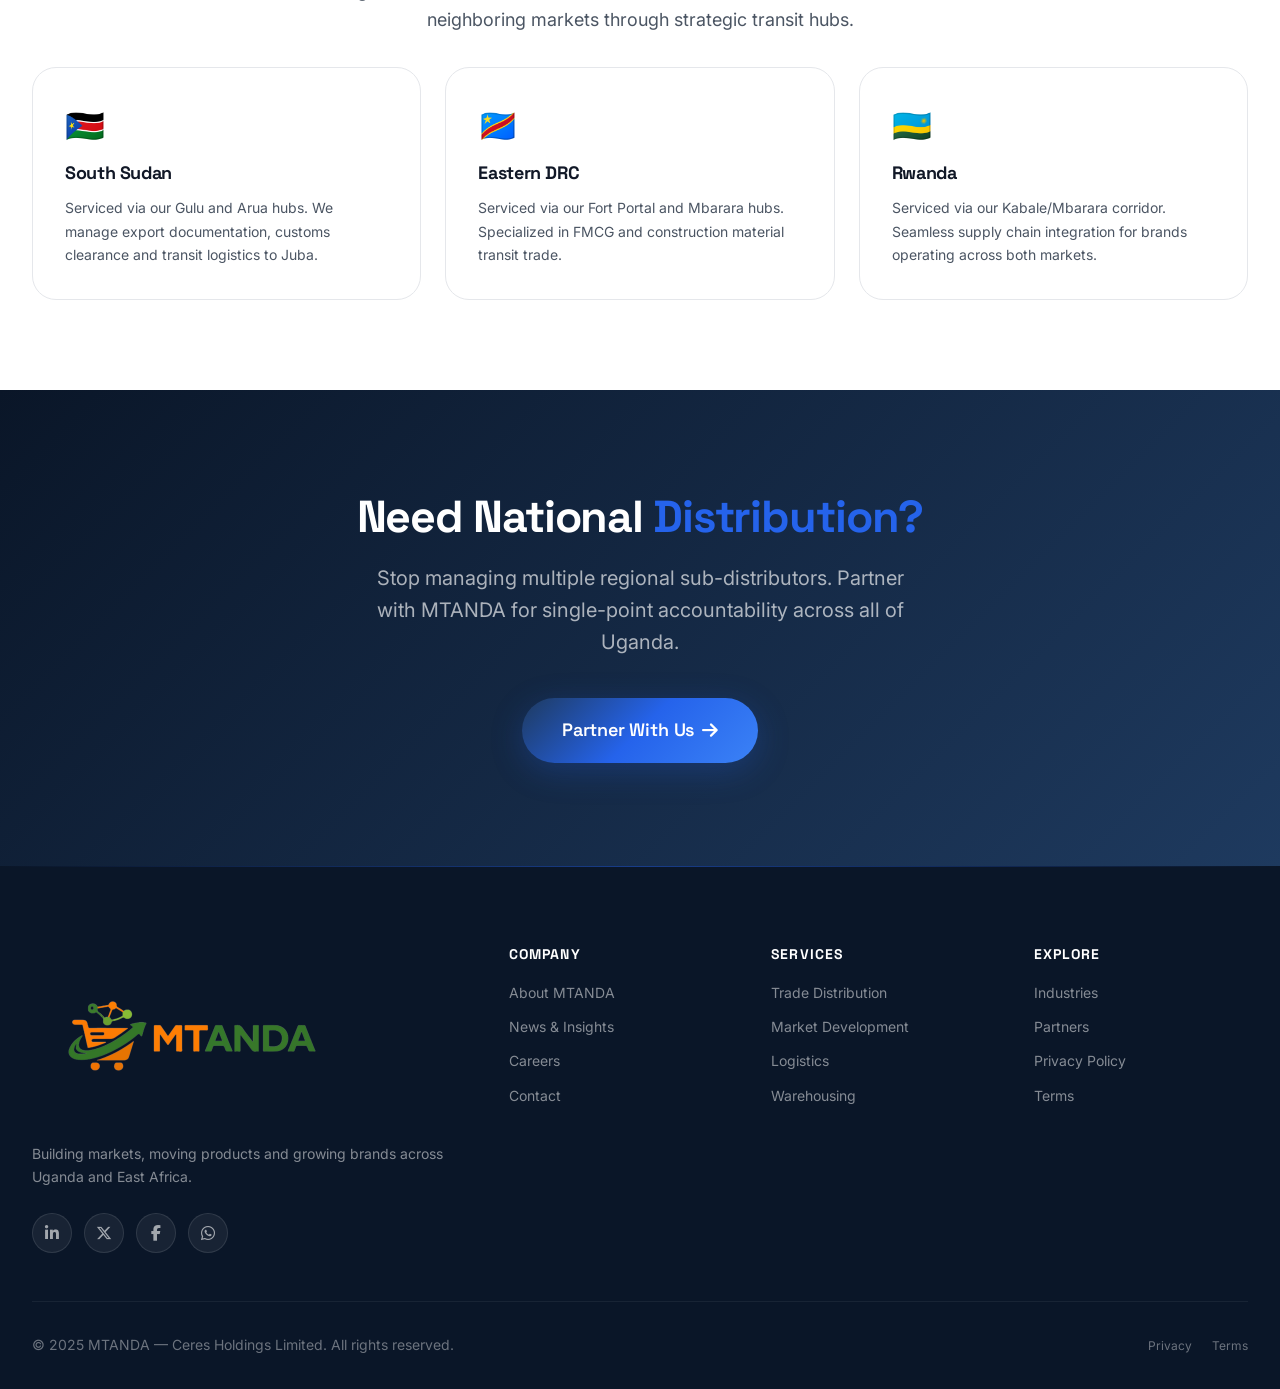
<file: coverage.html>
<!DOCTYPE html>
<html lang="en" data-theme="light">
<head>
  <meta charset="UTF-8"/>
  <meta name="viewport" content="width=device-width, initial-scale=1.0"/>
  <title>National Coverage & Regional Hubs — MTANDA Uganda</title>
  <meta name="description" content="MTANDA delivers nationwide distribution across all 135 districts of Uganda. Explore our 8 regional hubs, fleet network, and comprehensive route-to-market infrastructure."/>
  <meta name="robots" content="index, follow"/>
  <link rel="canonical" href="https://mtanda.co.ug/coverage"/>
  <link rel="preconnect" href="https://fonts.googleapis.com"/>
  <link href="https://fonts.googleapis.com/css2?family=Space+Grotesk:wght@300;400;500;600;700&family=Inter:wght@300;400;500;600;700;800&display=swap" rel="stylesheet"/>
  <link rel="stylesheet" href="https://cdnjs.cloudflare.com/ajax/libs/font-awesome/6.5.1/css/all.min.css" crossorigin="anonymous"/>
  <link rel="stylesheet" href="css/main.css"/>
  <link rel="stylesheet" href="css/pages.css"/>
  <style>
    .hub-grid { display: grid; grid-template-columns: repeat(auto-fit, minmax(300px, 1fr)); gap: var(--space-6); }
    .hub-card { border-top: 4px solid var(--border-color); }
    .hub-card:hover { border-top-color: var(--primary); }
    .hub-card-title { font-family: var(--font-display); font-weight: 700; font-size: var(--text-lg); color: var(--text-primary); margin-bottom: var(--space-2); }
    .hub-card-meta { font-size: var(--text-xs); color: var(--text-secondary); margin-bottom: var(--space-4); display: flex; align-items: center; gap: var(--space-2); }
    .hub-card-stats { display: flex; gap: var(--space-4); margin-top: var(--space-4); padding-top: var(--space-4); border-top: 1px solid var(--border-color); }
    .hub-stat-item { flex: 1; }
    .hub-stat-val { font-family: var(--font-display); font-weight: 700; font-size: 1.25rem; color: var(--primary); }
    .hub-stat-lbl { font-size: 10px; text-transform: uppercase; letter-spacing: 0.05em; color: var(--text-muted); }
  </style>
</head>
<body>
<header>
  <nav id="navbar" role="navigation" aria-label="Main navigation">
    <div class="nav-inner">
      <a href="index.html" class="nav-logo" aria-label="MTANDA Home">
        <div class="nav-logo-mark">M</div>
        <div><span class="nav-logo-text">MTANDA</span><span class="nav-logo-sub">Ceres Holdings Limited</span></div>
      </a>
      <ul class="nav-menu" role="list">
        <li><a href="index.html" class="nav-link" data-page="index.html">Home</a></li>
        <li><a href="about.html" class="nav-link" data-page="about.html">About</a></li>
        <li><a href="services.html" class="nav-link" data-page="services.html">Services</a></li>
        <li><a href="industries.html" class="nav-link" data-page="industries.html">Industries</a></li>
        <li><a href="coverage.html" class="nav-link page-active" data-page="coverage.html">Coverage</a></li>
        <li><a href="partners.html" class="nav-link" data-page="partners.html">Partners</a></li>
        <li><a href="blog.html" class="nav-link" data-page="blog.html">Insights</a></li>
        <li><a href="careers.html" class="nav-link" data-page="careers.html">Careers</a></li>
      </ul>
      <div class="nav-actions">
        <button class="theme-toggle" data-theme-toggle aria-label="Toggle dark mode"><span data-theme-icon>🌙</span></button>
        <a href="contact.html" class="btn btn-primary btn-sm">Partner With Us <i class="fa-solid fa-arrow-right"></i></a>
        <button class="mobile-menu-btn" id="mobile-menu-btn" aria-label="Open menu" aria-expanded="false">
          <span class="hamburger-line"></span><span class="hamburger-line"></span><span class="hamburger-line"></span>
        </button>
      </div>
    </div>
  </nav>
</header>
<div id="mobile-menu">
  <a href="index.html" class="mobile-nav-link">Home</a>
  <a href="about.html" class="mobile-nav-link">About MTANDA</a>
  <a href="services.html" class="mobile-nav-link">Our Services</a>
  <a href="industries.html" class="mobile-nav-link">Industries</a>
  <a href="coverage.html" class="mobile-nav-link">Coverage</a>
  <a href="partners.html" class="mobile-nav-link">Partners</a>
  <a href="blog.html" class="mobile-nav-link">Insights</a>
  <a href="careers.html" class="mobile-nav-link">Careers</a>
  <a href="contact.html" class="mobile-nav-link">Contact</a>
  <div style="margin-top:2rem;"><a href="contact.html" class="btn btn-primary w-full" style="justify-content:center;">Partner With Us</a></div>
</div>
<div id="scroll-progress" aria-hidden="true"></div>

<main>
<!-- ── HERO ── -->
<section class="page-hero">
  <div class="page-hero-blob" style="width:600px;height:600px;background:radial-gradient(circle,rgba(249,115,22,0.15) 0%,transparent 70%);bottom:-200px;right:0;"></div>
  <div class="container page-hero-inner">
    <div class="page-hero-tag" data-aos="fade-up"><i class="fa-solid fa-map-location-dot"></i> National Footprint</div>
    <h1 class="display-lg" data-aos="fade-up" data-aos-delay="80">135 Districts.<br><span style="color:var(--orange-400);">Zero Exceptions.</span></h1>
    <p data-aos="fade-up" data-aos-delay="160">MTANDA operates Uganda's most comprehensive and reliable trade distribution network. From the dense urban markets of Kampala to the remote corners of Karamoja, we guarantee product availability nationwide.</p>
    <div class="page-hero-breadcrumb" data-aos="fade-up" data-aos-delay="220">
      <a href="index.html">Home</a><span>/</span><span style="color:rgba(255,255,255,0.7);">Coverage</span>
    </div>
  </div>
</section>

<!-- ── INTERACTIVE MAP SECTION ── -->
<section class="content-section" style="background:var(--bg-secondary);border-bottom:1px solid var(--border-color);overflow:hidden;position:relative;">
  <div class="container" style="display:grid;grid-template-columns:1fr 1fr;gap:clamp(3rem,6vw,6rem);align-items:center;">
    <div data-aos="fade-right">
      <h2 class="display-sm" style="margin-bottom:var(--space-5);">The <span class="text-gradient">MTANDA Network</span></h2>
      <p style="color:var(--text-secondary);font-size:var(--text-lg);line-height:1.7;margin-bottom:var(--space-6);">Our infrastructure is designed for resilience and speed. Eight strategically located regional hubs ensure that no market in Uganda is more than 6 hours away from a MTANDA distribution centre.</p>
      
      <div style="display:flex;flex-direction:column;gap:var(--space-4);">
        <div style="background:var(--bg-primary);border:1px solid var(--border-color);border-radius:var(--radius-lg);padding:var(--space-4);display:flex;align-items:center;gap:var(--space-4);">
          <div style="width:48px;height:48px;border-radius:50%;background:rgba(37,99,235,0.1);display:flex;align-items:center;justify-content:center;font-size:1.5rem;">🏢</div>
          <div><div style="font-family:var(--font-display);font-weight:700;font-size:1.25rem;">8 Regional Hubs</div><div style="font-size:var(--text-xs);color:var(--text-secondary);">Fully equipped WMS-enabled warehouses</div></div>
        </div>
        <div style="background:var(--bg-primary);border:1px solid var(--border-color);border-radius:var(--radius-lg);padding:var(--space-4);display:flex;align-items:center;gap:var(--space-4);">
          <div style="width:48px;height:48px;border-radius:50%;background:rgba(16,185,129,0.1);display:flex;align-items:center;justify-content:center;font-size:1.5rem;">🚚</div>
          <div><div style="font-family:var(--font-display);font-weight:700;font-size:1.25rem;">200+ Vehicles</div><div style="font-size:var(--text-xs);color:var(--text-secondary);">Owned fleet, GPS-tracked, multi-temperature</div></div>
        </div>
        <div style="background:var(--bg-primary);border:1px solid var(--border-color);border-radius:var(--radius-lg);padding:var(--space-4);display:flex;align-items:center;gap:var(--space-4);">
          <div style="width:48px;height:48px;border-radius:50%;background:rgba(249,115,22,0.1);display:flex;align-items:center;justify-content:center;font-size:1.5rem;">👥</div>
          <div><div style="font-family:var(--font-display);font-weight:700;font-size:1.25rem;">500+ Field Staff</div><div style="font-size:var(--text-xs);color:var(--text-secondary);">Dedicated regional sales and logistics teams</div></div>
        </div>
      </div>
    </div>
    
    <div data-aos="fade-left" data-aos-delay="100" style="position:relative;height:500px;display:flex;align-items:center;justify-content:center;">
      <svg viewBox="0 0 400 400" width="100%" height="100%" style="overflow:visible;filter:drop-shadow(0 20px 30px rgba(0,0,0,0.1));">
        <!-- Abstract Uganda Map Path -->
        <path d="M200 20 C250 20, 300 60, 320 120 C340 180, 330 250, 300 300 C270 350, 200 380, 150 360 C100 340, 60 280, 50 200 C40 120, 90 60, 140 30 C160 20, 180 20, 200 20 Z" fill="var(--bg-primary)" stroke="var(--border-color)" stroke-width="2"/>
        
        <!-- Connection Lines -->
        <g stroke="var(--primary)" stroke-width="1.5" stroke-dasharray="4 4" opacity="0.4">
          <line x1="220" y1="280" x2="280" y2="200" />
          <line x1="220" y1="280" x2="160" y2="150" />
          <line x1="220" y1="280" x2="100" y2="220" />
          <line x1="220" y1="280" x2="260" y2="340" />
          <line x1="160" y1="150" x2="240" y2="100" />
        </g>
        
        <!-- Nodes -->
        <g>
          <!-- Kampala (Central) -->
          <circle cx="220" cy="280" r="12" fill="var(--orange-500)"/>
          <circle cx="220" cy="280" r="24" fill="transparent" stroke="var(--orange-500)" stroke-width="1" class="pulse-ring"/>
          <text x="240" y="285" fill="var(--text-primary)" font-size="12" font-family="Space Grotesk" font-weight="700">Kampala (HQ)</text>
          
          <!-- Gulu (North) -->
          <circle cx="160" cy="150" r="8" fill="var(--primary)"/>
          <text x="175" y="154" fill="var(--text-secondary)" font-size="10" font-family="Inter" font-weight="600">Gulu Hub</text>
          
          <!-- Mbale (East) -->
          <circle cx="280" cy="200" r="8" fill="var(--emerald-500)"/>
          <text x="295" y="204" fill="var(--text-secondary)" font-size="10" font-family="Inter" font-weight="600">Mbale Hub</text>
          
          <!-- Mbarara (West) -->
          <circle cx="100" cy="220" r="8" fill="var(--blue-400)"/>
          <text x="50" y="224" fill="var(--text-secondary)" font-size="10" font-family="Inter" font-weight="600">Mbarara Hub</text>
          
          <!-- Lira -->
          <circle cx="240" cy="100" r="6" fill="var(--gray-400)"/>
          <text x="250" y="104" fill="var(--text-muted)" font-size="10" font-family="Inter">Lira Hub</text>
          
          <!-- Masaka -->
          <circle cx="260" cy="340" r="6" fill="var(--gray-400)"/>
          <text x="270" y="344" fill="var(--text-muted)" font-size="10" font-family="Inter">Masaka Hub</text>
        </g>
      </svg>
    </div>
  </div>
</section>

<!-- ── REGIONAL HUBS ── -->
<section class="content-section">
  <div class="container">
    <div class="section-header" data-aos="fade-up">
      <div class="section-tag"><i class="fa-solid fa-building"></i> Regional Infrastructure</div>
      <h2 class="display-sm">Our 8 <span class="text-gradient">Strategic Hubs</span></h2>
      <p>Every MTANDA hub operates as an independent business unit with its own warehousing, fleet, sales teams and regional management ensuring localized expertise and rapid response times.</p>
    </div>
    
    <div class="hub-grid">
      <!-- Hub 1 -->
      <div class="card hub-card" data-aos="fade-up" data-aos-delay="0">
        <div class="hub-card-title">Central Hub (Kampala)</div>
        <div class="hub-card-meta"><i class="fa-solid fa-location-dot" style="color:var(--primary);"></i> Covers: Kampala, Wakiso, Mukono</div>
        <p style="font-size:var(--text-sm);color:var(--text-secondary);line-height:1.6;margin-bottom:var(--space-4);">National Headquarters and central distribution facility. Manages Uganda's highest-density retail environments and modern trade channels.</p>
        <div class="hub-card-stats">
          <div class="hub-stat-item"><div class="hub-stat-val">40K</div><div class="hub-stat-lbl">Sq Ft Storage</div></div>
          <div class="hub-stat-item"><div class="hub-stat-val">80+</div><div class="hub-stat-lbl">Vehicles</div></div>
        </div>
      </div>
      
      <!-- Hub 2 -->
      <div class="card hub-card" data-aos="fade-up" data-aos-delay="60">
        <div class="hub-card-title">Northern Hub (Gulu)</div>
        <div class="hub-card-meta"><i class="fa-solid fa-location-dot" style="color:var(--primary);"></i> Covers: Acholi & Lango Sub-regions</div>
        <p style="font-size:var(--text-sm);color:var(--text-secondary);line-height:1.6;margin-bottom:var(--space-4);">Serving the rapidly growing northern corridor, including cross-border transit trade to South Sudan. Specialized in high-volume essential goods.</p>
        <div class="hub-card-stats">
          <div class="hub-stat-item"><div class="hub-stat-val">15K</div><div class="hub-stat-lbl">Sq Ft Storage</div></div>
          <div class="hub-stat-item"><div class="hub-stat-val">25</div><div class="hub-stat-lbl">Vehicles</div></div>
        </div>
      </div>
      
      <!-- Hub 3 -->
      <div class="card hub-card" data-aos="fade-up" data-aos-delay="120">
        <div class="hub-card-title">Eastern Hub (Mbale)</div>
        <div class="hub-card-meta"><i class="fa-solid fa-location-dot" style="color:var(--primary);"></i> Covers: Bugisu, Bukedi, Sebei</div>
        <p style="font-size:var(--text-sm);color:var(--text-secondary);line-height:1.6;margin-bottom:var(--space-4);">Critical infrastructure for the populous eastern corridor. Strong focus on rural penetration and agricultural supply chain integration.</p>
        <div class="hub-card-stats">
          <div class="hub-stat-item"><div class="hub-stat-val">12K</div><div class="hub-stat-lbl">Sq Ft Storage</div></div>
          <div class="hub-stat-item"><div class="hub-stat-val">30</div><div class="hub-stat-lbl">Vehicles</div></div>
        </div>
      </div>
      
      <!-- Hub 4 -->
      <div class="card hub-card" data-aos="fade-up" data-aos-delay="0">
        <div class="hub-card-title">Western Hub (Mbarara)</div>
        <div class="hub-card-meta"><i class="fa-solid fa-location-dot" style="color:var(--primary);"></i> Covers: Ankole & Kigezi Regions</div>
        <p style="font-size:var(--text-sm);color:var(--text-secondary);line-height:1.6;margin-bottom:var(--space-4);">Serving Uganda's prosperous western economy. Features extensive cold-chain capabilities to support the region's dairy and agricultural output.</p>
        <div class="hub-card-stats">
          <div class="hub-stat-item"><div class="hub-stat-val">18K</div><div class="hub-stat-lbl">Sq Ft Storage</div></div>
          <div class="hub-stat-item"><div class="hub-stat-val">35</div><div class="hub-stat-lbl">Vehicles</div></div>
        </div>
      </div>
      
      <!-- Hub 5 -->
      <div class="card hub-card" data-aos="fade-up" data-aos-delay="60">
        <div class="hub-card-title">Mid-Western Hub (Fort Portal)</div>
        <div class="hub-card-meta"><i class="fa-solid fa-location-dot" style="color:var(--primary);"></i> Covers: Rwenzori & Bunyoro</div>
        <p style="font-size:var(--text-sm);color:var(--text-secondary);line-height:1.6;margin-bottom:var(--space-4);">Strategic hub serving the oil-rich Albertine graben and cross-border trade into Eastern DRC. High capability in heavy logistics and construction materials.</p>
        <div class="hub-card-stats">
          <div class="hub-stat-item"><div class="hub-stat-val">10K</div><div class="hub-stat-lbl">Sq Ft Storage</div></div>
          <div class="hub-stat-item"><div class="hub-stat-val">15</div><div class="hub-stat-lbl">Vehicles</div></div>
        </div>
      </div>
      
      <!-- Hub 6 -->
      <div class="card hub-card" data-aos="fade-up" data-aos-delay="120">
        <div class="hub-card-title">West Nile Hub (Arua)</div>
        <div class="hub-card-meta"><i class="fa-solid fa-location-dot" style="color:var(--primary);"></i> Covers: West Nile Region</div>
        <p style="font-size:var(--text-sm);color:var(--text-secondary);line-height:1.6;margin-bottom:var(--space-4);">Crucial outpost serving northwestern Uganda, DR Congo, and South Sudan borders. Specialized in FMCG and humanitarian logistics support.</p>
        <div class="hub-card-stats">
          <div class="hub-stat-item"><div class="hub-stat-val">8K</div><div class="hub-stat-lbl">Sq Ft Storage</div></div>
          <div class="hub-stat-item"><div class="hub-stat-val">12</div><div class="hub-stat-lbl">Vehicles</div></div>
        </div>
      </div>
    </div>
  </div>
</section>

<!-- ── LAST MILE DELIVERY ── -->
<section class="content-section content-section-alt">
  <div class="container">
    <div style="display:grid;grid-template-columns:1.2fr 1fr;gap:clamp(3rem,6vw,6rem);align-items:center;">
      <div data-aos="fade-right">
        <div class="section-tag"><i class="fa-solid fa-truck-fast"></i> Execution</div>
        <h2 class="display-sm" style="margin-bottom:var(--space-5);">Mastering the <span class="text-gradient">Last Mile</span></h2>
        <p style="color:var(--text-secondary);font-size:var(--text-lg);line-height:1.7;margin-bottom:var(--space-6);">Moving products from Kampala to regional hubs is the easy part. The true test of a distributor in Uganda is the last mile getting products onto the shelves of rural retail shops consistently and profitably.</p>
        <ul style="display:flex;flex-direction:column;gap:var(--space-4);">
          <li style="display:flex;gap:var(--space-4);align-items:flex-start;">
            <div style="width:40px;height:40px;border-radius:var(--radius-md);background:rgba(37,99,235,0.1);display:flex;align-items:center;justify-content:center;color:var(--primary);flex-shrink:0;"><i class="fa-solid fa-motorcycle"></i></div>
            <div>
              <h4 style="font-family:var(--font-display);font-weight:700;margin-bottom:4px;color:var(--text-primary);">Tuk-Tuk & Boda Fleet</h4>
              <p style="font-size:var(--text-sm);color:var(--text-secondary);line-height:1.6;">For dense urban slums and hard-to-reach rural terrain, our secondary fleet of three-wheelers and motorcycles ensures delivery where 3-ton trucks cannot go.</p>
            </div>
          </li>
          <li style="display:flex;gap:var(--space-4);align-items:flex-start;">
            <div style="width:40px;height:40px;border-radius:var(--radius-md);background:rgba(16,185,129,0.1);display:flex;align-items:center;justify-content:center;color:var(--emerald-600);flex-shrink:0;"><i class="fa-solid fa-mobile-screen"></i></div>
            <div>
              <h4 style="font-family:var(--font-display);font-weight:700;margin-bottom:4px;color:var(--text-primary);">Mobile Order Capture</h4>
              <p style="font-size:var(--text-sm);color:var(--text-secondary);line-height:1.6;">Our field reps map GPS coordinates of every rural duka (shop), capturing orders digitally offline, which sync instantly upon reaching network coverage.</p>
            </div>
          </li>
          <li style="display:flex;gap:var(--space-4);align-items:flex-start;">
            <div style="width:40px;height:40px;border-radius:var(--radius-md);background:rgba(249,115,22,0.1);display:flex;align-items:center;justify-content:center;color:var(--orange-600);flex-shrink:0;"><i class="fa-solid fa-route"></i></div>
            <div>
              <h4 style="font-family:var(--font-display);font-weight:700;margin-bottom:4px;color:var(--text-primary);">Micro-Routing Intelligence</h4>
              <p style="font-size:var(--text-sm);color:var(--text-secondary);line-height:1.6;">Dynamic routing algorithms cluster rural deliveries to ensure route profitability, even when serving small retail outlets.</p>
            </div>
          </li>
        </ul>
      </div>
      <div data-aos="fade-left" data-aos-delay="100">
        <div style="background:var(--gradient-primary);border-radius:var(--radius-2xl);padding:var(--space-10);color:white;text-align:center;">
          <div style="font-size:4rem;margin-bottom:var(--space-4);">📊</div>
          <div style="font-family:var(--font-display);font-size:4rem;font-weight:700;line-height:1;margin-bottom:var(--space-2);">50,000+</div>
          <div style="font-size:var(--text-lg);font-weight:600;color:rgba(255,255,255,0.9);margin-bottom:var(--space-6);">Active Retail Outlets Nationwide</div>
          <div style="display:grid;grid-template-columns:1fr 1fr;gap:var(--space-4);text-align:left;">
            <div style="background:rgba(255,255,255,0.1);padding:var(--space-4);border-radius:var(--radius-lg);">
              <div style="font-size:var(--text-xs);color:rgba(255,255,255,0.6);text-transform:uppercase;">Modern Trade</div>
              <div style="font-family:var(--font-display);font-weight:700;font-size:1.5rem;">1,200+</div>
            </div>
            <div style="background:rgba(255,255,255,0.1);padding:var(--space-4);border-radius:var(--radius-lg);">
              <div style="font-size:var(--text-xs);color:rgba(255,255,255,0.6);text-transform:uppercase;">Wholesalers</div>
              <div style="font-family:var(--font-display);font-weight:700;font-size:1.5rem;">4,500+</div>
            </div>
            <div style="background:rgba(255,255,255,0.1);padding:var(--space-4);border-radius:var(--radius-lg);grid-column:1/-1;">
              <div style="font-size:var(--text-xs);color:rgba(255,255,255,0.6);text-transform:uppercase;">Traditional Retail / General Trade</div>
              <div style="font-family:var(--font-display);font-weight:700;font-size:1.5rem;">44,300+</div>
            </div>
          </div>
        </div>
      </div>
    </div>
  </div>
</section>

<!-- ── CROSS BORDER ── -->
<section class="content-section">
  <div class="container" style="text-align:center;">
    <div class="section-tag" data-aos="fade-up"><i class="fa-solid fa-globe"></i> Regional Expansion</div>
    <h2 class="display-sm" data-aos="fade-up" data-aos-delay="80">Beyond Uganda: <span class="text-gradient">East African Reach</span></h2>
    <p style="color:var(--text-secondary);font-size:var(--text-lg);max-width:700px;margin:var(--space-4) auto var(--space-8);" data-aos="fade-up" data-aos-delay="120">While Uganda is our home and fortress, MTANDA facilitates cross-border trade into neighboring markets through strategic transit hubs.</p>
    
    <div style="display:grid;grid-template-columns:repeat(3,1fr);gap:var(--space-6);text-align:left;" data-aos="fade-up" data-aos-delay="160">
      <div class="info-card">
        <div style="font-size:2rem;margin-bottom:var(--space-3);">🇸🇸</div>
        <h3 style="font-size:var(--text-lg);">South Sudan</h3>
        <p>Serviced via our Gulu and Arua hubs. We manage export documentation, customs clearance and transit logistics to Juba.</p>
      </div>
      <div class="info-card">
        <div style="font-size:2rem;margin-bottom:var(--space-3);">🇨🇩</div>
        <h3 style="font-size:var(--text-lg);">Eastern DRC</h3>
        <p>Serviced via our Fort Portal and Mbarara hubs. Specialized in FMCG and construction material transit trade.</p>
      </div>
      <div class="info-card">
        <div style="font-size:2rem;margin-bottom:var(--space-3);">🇷🇼</div>
        <h3 style="font-size:var(--text-lg);">Rwanda</h3>
        <p>Serviced via our Kabale/Mbarara corridor. Seamless supply chain integration for brands operating across both markets.</p>
      </div>
    </div>
  </div>
</section>

<!-- ── CTA ── -->
<section style="padding:clamp(5rem,8vw,8rem) 0;background:var(--gradient-dark);">
  <div class="container" style="text-align:center;">
    <h2 class="display-md" style="color:white;margin-bottom:var(--space-5);" data-aos="fade-up">Need National <span style="color:var(--primary);">Distribution?</span></h2>
    <p style="color:rgba(255,255,255,0.65);font-size:var(--text-xl);max-width:560px;margin:0 auto var(--space-10);" data-aos="fade-up" data-aos-delay="80">Stop managing multiple regional sub-distributors. Partner with MTANDA for single-point accountability across all of Uganda.</p>
    <div style="display:flex;gap:var(--space-4);justify-content:center;flex-wrap:wrap;" data-aos="fade-up" data-aos-delay="160">
      <a href="contact.html" class="btn btn-primary btn-lg">Partner With Us <i class="fa-solid fa-arrow-right"></i></a>
    </div>
  </div>
</section>
</main>

<footer id="footer" role="contentinfo">
  <div class="container">
    <div class="footer-grid">
      <div class="footer-brand">
        <img src="img/Mtanda.png" alt="MTANDA Logo" style="max-height: 180px; margin-bottom: 1rem;" />
        <p>Building markets, moving products and growing brands across Uganda and East Africa.</p>
        <div class="footer-social">
          <a href="#" class="footer-social-link" aria-label="LinkedIn"><i class="fa-brands fa-linkedin-in"></i></a>
          <a href="#" class="footer-social-link" aria-label="Twitter/X"><i class="fa-brands fa-x-twitter"></i></a>
          <a href="#" class="footer-social-link" aria-label="Facebook"><i class="fa-brands fa-facebook-f"></i></a>
          <a href="https://wa.me/256700000000" class="footer-social-link" aria-label="WhatsApp" target="_blank" rel="noopener"><i class="fa-brands fa-whatsapp"></i></a>
        </div>
      </div>
      <nav aria-label="Company links"><div class="footer-col"><h4>Company</h4><ul class="footer-links">
        <li><a href="about.html" class="footer-link">About MTANDA</a></li>
        <li><a href="blog.html" class="footer-link">News & Insights</a></li>
        <li><a href="careers.html" class="footer-link">Careers</a></li>
        <li><a href="contact.html" class="footer-link">Contact</a></li>
      </ul></div></nav>
      <nav aria-label="Services links"><div class="footer-col"><h4>Services</h4><ul class="footer-links">
        <li><a href="services.html" class="footer-link">Trade Distribution</a></li>
        <li><a href="services.html" class="footer-link">Market Development</a></li>
        <li><a href="services.html" class="footer-link">Logistics</a></li>
        <li><a href="services.html" class="footer-link">Warehousing</a></li>
      </ul></div></nav>
      <nav aria-label="Other links"><div class="footer-col"><h4>Explore</h4><ul class="footer-links">
        <li><a href="industries.html" class="footer-link">Industries</a></li>
        <li><a href="partners.html" class="footer-link">Partners</a></li>
        <li><a href="privacy.html" class="footer-link">Privacy Policy</a></li>
        <li><a href="terms.html" class="footer-link">Terms</a></li>
      </ul></div></nav>
    </div>
    <div class="footer-bottom">
      <p class="footer-copyright">© 2025 MTANDA — Ceres Holdings Limited. All rights reserved.</p>
      <div class="footer-legal"><a href="privacy.html">Privacy</a><a href="terms.html">Terms</a></div>
    </div>
  </div>
</footer>

<a href="https://wa.me/256700000000" id="whatsapp-btn" aria-label="WhatsApp"><i class="fa-brands fa-whatsapp"></i></a>
<button id="back-to-top" aria-label="Back to top"><i class="fa-solid fa-chevron-up"></i></button>

<script src="js/main.js" defer></script>
<script src="js/pages.js" defer></script>
<style>
@media(max-width:768px) { [style*="grid-template-columns:repeat(3,1fr)"] { grid-template-columns:1fr!important; } }
@media(max-width:900px) { section.content-section > .container[style*="grid-template-columns:1fr 1fr"], section.content-section > .container > div[style*="grid-template-columns:1.2fr 1fr"] { grid-template-columns:1fr!important; } }
</style>
</body>
</html>
</file>
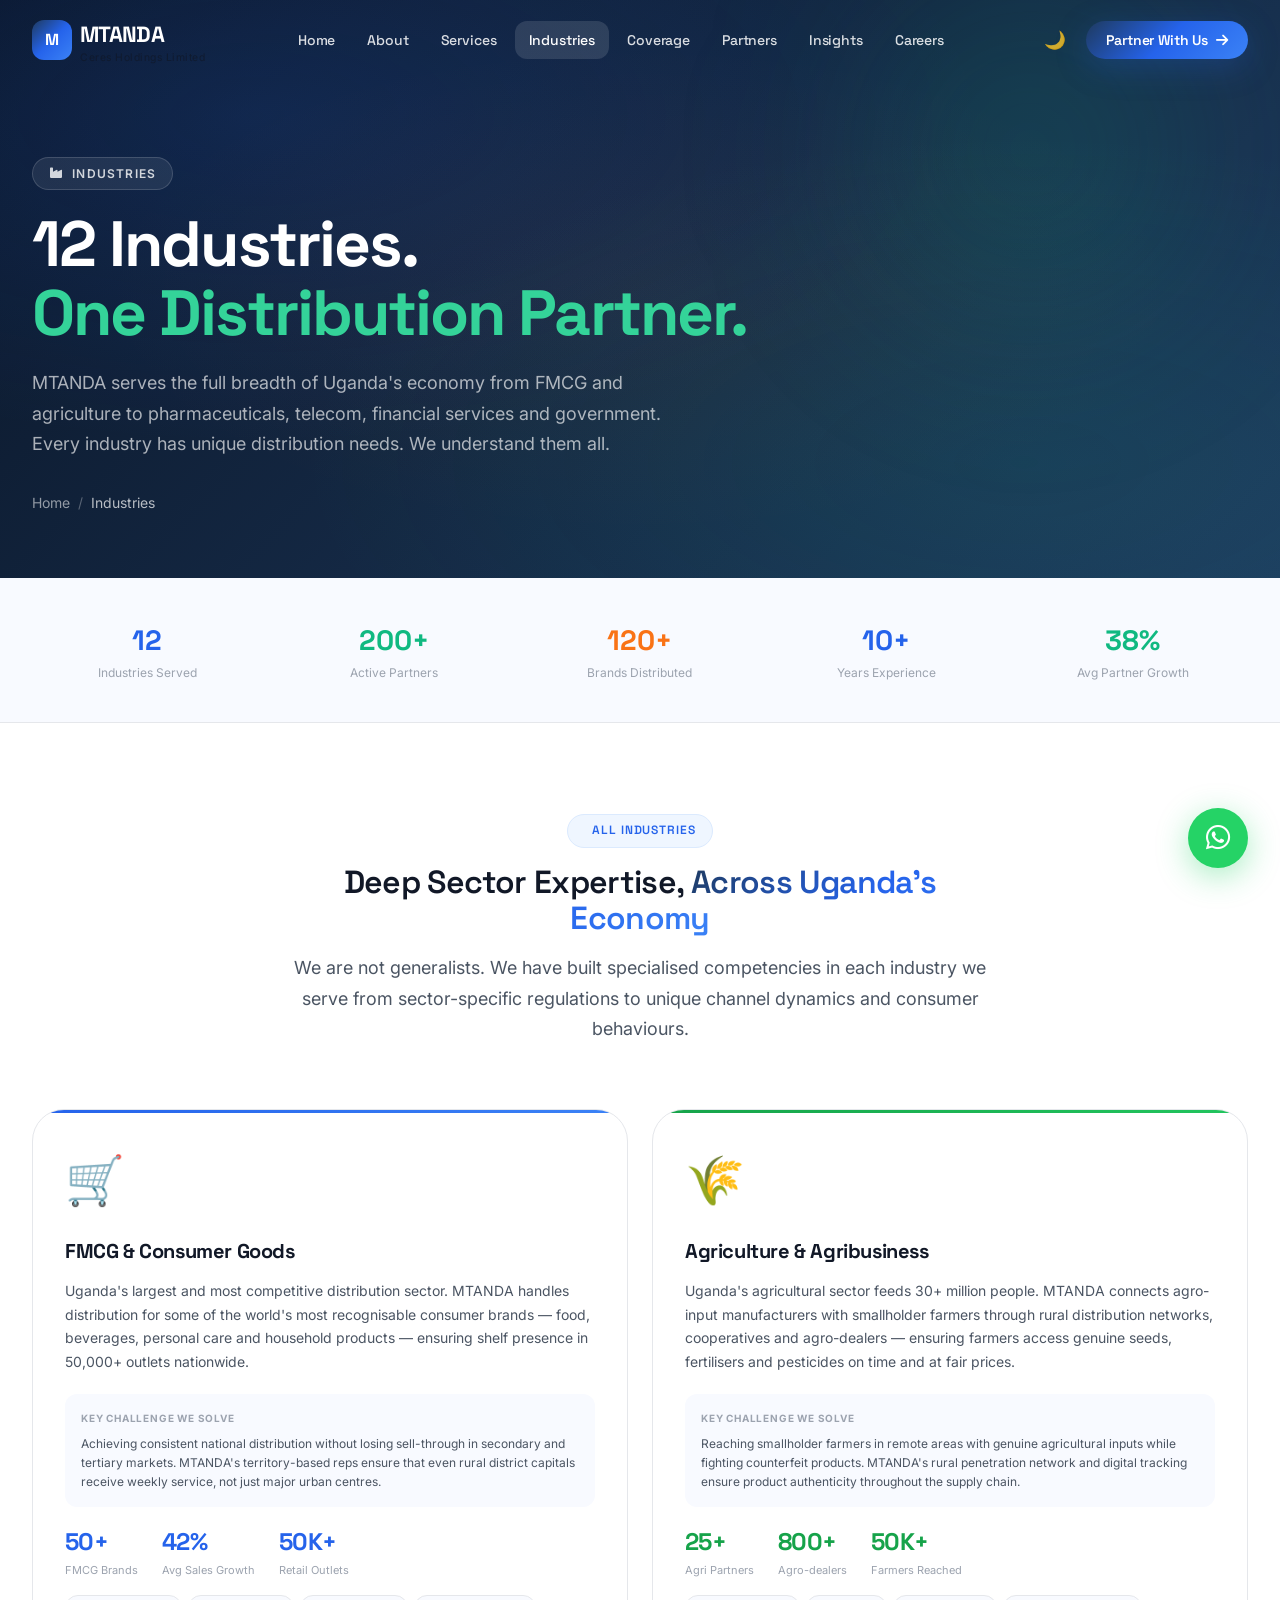
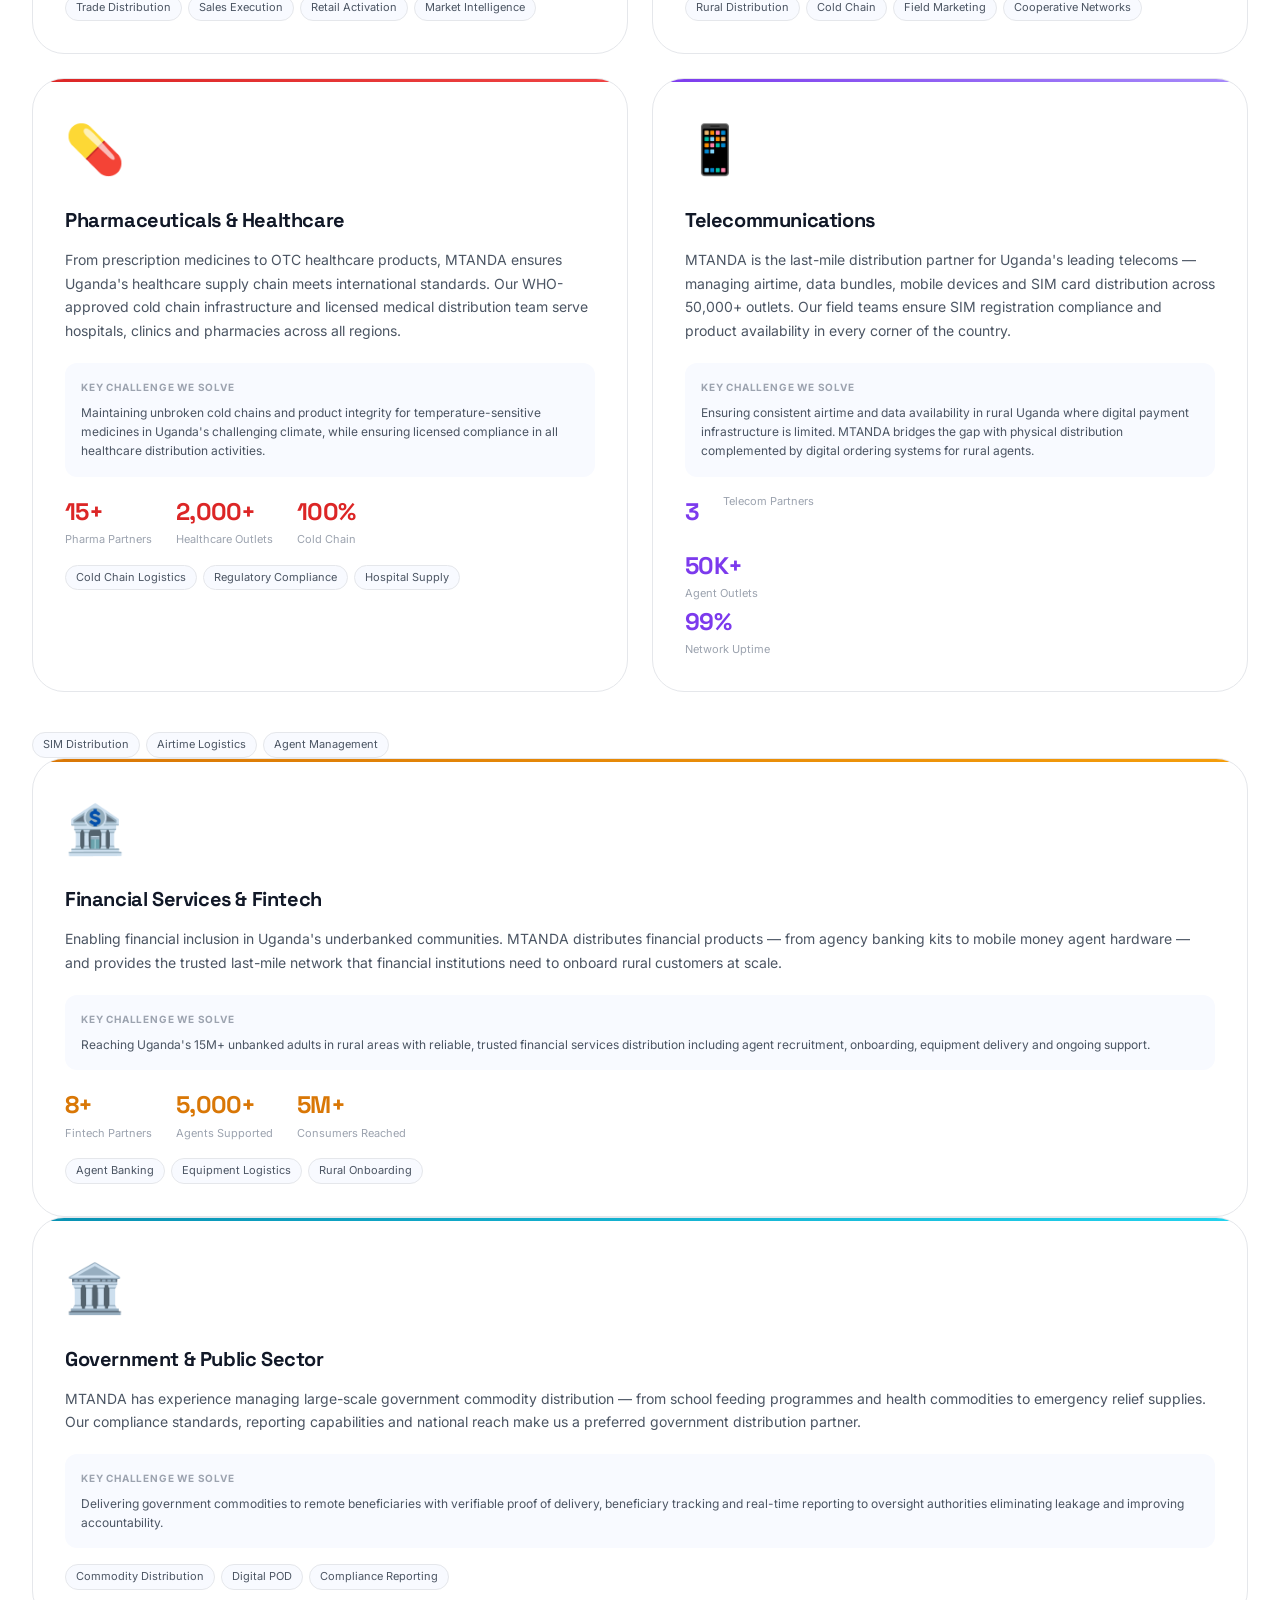
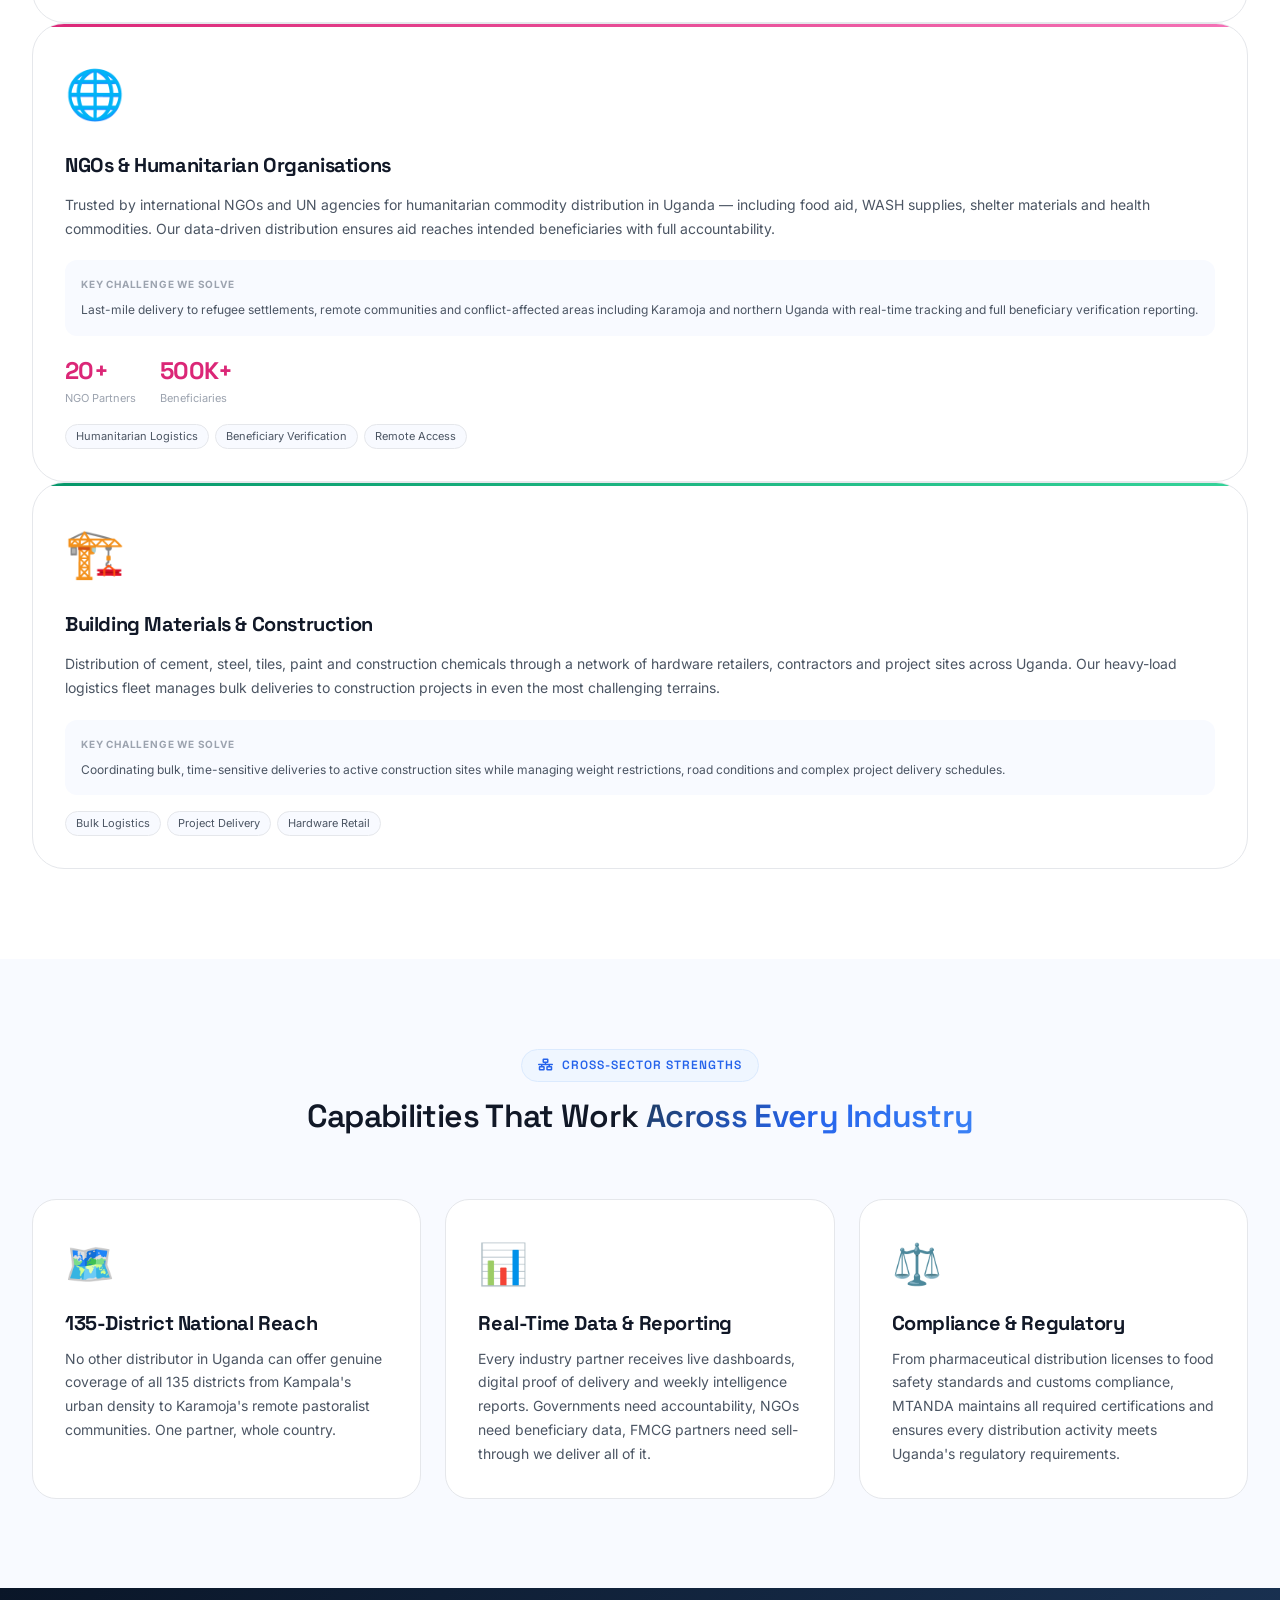
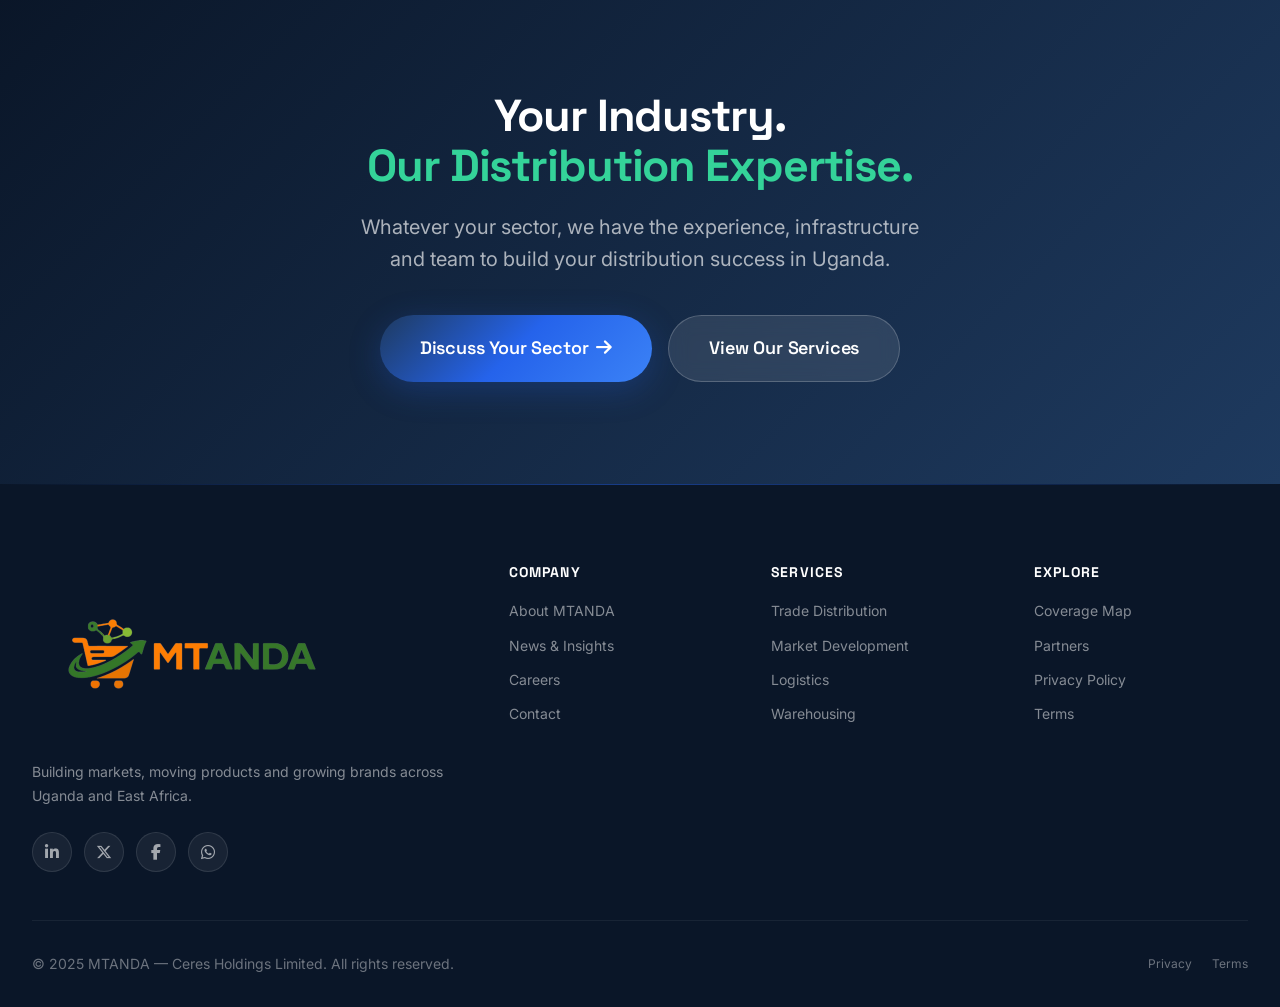
<file: industries.html>
<!DOCTYPE html>
<html lang="en" data-theme="light">
<head>
  <meta charset="UTF-8"/>
  <meta name="viewport" content="width=device-width, initial-scale=1.0"/>
  <title>Industries We Serve — MTANDA Uganda | FMCG, Agri, Pharma, Telecom & More</title>
  <meta name="description" content="MTANDA serves 12 industries including FMCG, Agriculture, Pharmaceuticals, Telecommunications, Financial Services, Government, NGOs and more across Uganda and East Africa."/>
  <meta name="robots" content="index, follow"/>
  <link rel="canonical" href="https://mtanda.co.ug/industries"/>
  <link rel="preconnect" href="https://fonts.googleapis.com"/>
  <link href="https://fonts.googleapis.com/css2?family=Space+Grotesk:wght@300;400;500;600;700&family=Inter:wght@300;400;500;600;700;800&display=swap" rel="stylesheet"/>
  <link rel="stylesheet" href="https://cdnjs.cloudflare.com/ajax/libs/font-awesome/6.5.1/css/all.min.css" crossorigin="anonymous"/>
  <link rel="stylesheet" href="css/main.css"/>
  <link rel="stylesheet" href="css/pages.css"/>
  <style>
    .ind-card {
      background: var(--bg-primary);
      border: 1px solid var(--border-color);
      border-radius: var(--radius-2xl);
      padding: var(--space-8);
      transition: all var(--transition-slow);
      position: relative;
      overflow: hidden;
    }
    [data-theme="dark"] .ind-card { background: var(--bg-secondary); border-color: rgba(255,255,255,0.06); }
    .ind-card::before {
      content: '';
      position: absolute;
      top: 0; left: 0; right: 0;
      height: 3px;
      transition: opacity var(--transition-base);
      opacity: 0;
    }
    .ind-card:hover { transform: translateY(-6px); box-shadow: var(--shadow-xl); }
    .ind-card:hover::before { opacity: 1; }
    .ind-icon { font-size: 3rem; margin-bottom: var(--space-4); }
    .ind-title { font-family: var(--font-display); font-weight: 700; font-size: var(--text-xl); color: var(--text-primary); letter-spacing: -0.02em; margin-bottom: var(--space-3); }
    .ind-desc { font-size: var(--text-sm); color: var(--text-secondary); line-height: 1.7; margin-bottom: var(--space-5); }
    .ind-challenge { background: var(--bg-secondary); border-radius: var(--radius-md); padding: var(--space-4); margin-bottom: var(--space-4); }
    [data-theme="dark"] .ind-challenge { background: var(--bg-tertiary); }
    .ind-challenge-label { font-size: 10px; font-weight: 700; text-transform: uppercase; letter-spacing: 0.08em; color: var(--text-muted); margin-bottom: var(--space-2); }
    .ind-challenge p { font-size: var(--text-xs); color: var(--text-secondary); line-height: 1.6; }
    .ind-services { display: flex; gap: 6px; flex-wrap: wrap; margin-top: var(--space-4); }
    .ind-service-tag { padding: 3px 10px; background: var(--bg-secondary); border: 1px solid var(--border-color); border-radius: var(--radius-full); font-size: 11px; color: var(--text-secondary); }
    [data-theme="dark"] .ind-service-tag { background: rgba(255,255,255,0.06); border-color: rgba(255,255,255,0.08); }
    .ind-stat { display: flex; flex-direction: column; }
    .ind-stat-val { font-family: var(--font-display); font-weight: 700; font-size: 1.5rem; letter-spacing: -0.03em; }
    .ind-stat-lbl { font-size: 11px; color: var(--text-muted); }
  </style>
</head>
<body>
<header>
  <nav id="navbar" role="navigation" aria-label="Main navigation">
    <div class="nav-inner">
      <a href="index.html" class="nav-logo" aria-label="MTANDA Home">
        <div class="nav-logo-mark">M</div>
        <div><span class="nav-logo-text">MTANDA</span><span class="nav-logo-sub">Ceres Holdings Limited</span></div>
      </a>
      <ul class="nav-menu" role="list">
        <li><a href="index.html" class="nav-link" data-page="index.html">Home</a></li>
        <li><a href="about.html" class="nav-link" data-page="about.html">About</a></li>
        <li><a href="services.html" class="nav-link" data-page="services.html">Services</a></li>
        <li><a href="industries.html" class="nav-link page-active" data-page="industries.html">Industries</a></li>
        <li><a href="coverage.html" class="nav-link" data-page="coverage.html">Coverage</a></li>
        <li><a href="partners.html" class="nav-link" data-page="partners.html">Partners</a></li>
        <li><a href="blog.html" class="nav-link" data-page="blog.html">Insights</a></li>
        <li><a href="careers.html" class="nav-link" data-page="careers.html">Careers</a></li>
      </ul>
      <div class="nav-actions">
        <button class="theme-toggle" data-theme-toggle aria-label="Toggle dark mode"><span data-theme-icon>🌙</span></button>
        <a href="contact.html" class="btn btn-primary btn-sm">Partner With Us <i class="fa-solid fa-arrow-right"></i></a>
        <button class="mobile-menu-btn" id="mobile-menu-btn" aria-label="Open menu" aria-expanded="false">
          <span class="hamburger-line"></span><span class="hamburger-line"></span><span class="hamburger-line"></span>
        </button>
      </div>
    </div>
  </nav>
</header>
<div id="mobile-menu">
  <a href="index.html" class="mobile-nav-link">Home</a>
  <a href="about.html" class="mobile-nav-link">About MTANDA</a>
  <a href="services.html" class="mobile-nav-link">Our Services</a>
  <a href="industries.html" class="mobile-nav-link">Industries</a>
  <a href="coverage.html" class="mobile-nav-link">Coverage</a>
  <a href="partners.html" class="mobile-nav-link">Partners</a>
  <a href="blog.html" class="mobile-nav-link">Insights</a>
  <a href="careers.html" class="mobile-nav-link">Careers</a>
  <a href="contact.html" class="mobile-nav-link">Contact</a>
  <div style="margin-top:2rem;"><a href="contact.html" class="btn btn-primary w-full" style="justify-content:center;">Partner With Us</a></div>
</div>
<div id="scroll-progress" aria-hidden="true"></div>

<main>
<section class="page-hero">
  <div class="page-hero-blob" style="width:500px;height:500px;background:radial-gradient(circle,rgba(16,185,129,0.2) 0%,transparent 70%);top:-100px;right:0;"></div>
  <div class="container page-hero-inner">
    <div class="page-hero-tag" data-aos="fade-up"><i class="fa-solid fa-industry"></i> Industries</div>
    <h1 class="display-lg" data-aos="fade-up" data-aos-delay="80">12 Industries.<br><span style="color:var(--emerald-400);">One Distribution Partner.</span></h1>
    <p data-aos="fade-up" data-aos-delay="160">MTANDA serves the full breadth of Uganda's economy from FMCG and agriculture to pharmaceuticals, telecom, financial services and government. Every industry has unique distribution needs. We understand them all.</p>
    <div class="page-hero-breadcrumb" data-aos="fade-up" data-aos-delay="220"><a href="index.html">Home</a><span>/</span><span style="color:rgba(255,255,255,0.7);">Industries</span></div>
  </div>
</section>

<!-- Quick stat strip -->
<section style="padding:2.5rem 0;background:var(--bg-secondary);border-bottom:1px solid var(--border-color);">
  <div class="container">
    <div style="display:grid;grid-template-columns:repeat(5,1fr);gap:var(--space-4);" data-aos="fade-up">
      <div style="text-align:center;"><div style="font-family:var(--font-display);font-weight:700;font-size:1.75rem;color:var(--primary);">12</div><div style="font-size:var(--text-xs);color:var(--text-muted);">Industries Served</div></div>
      <div style="text-align:center;"><div style="font-family:var(--font-display);font-weight:700;font-size:1.75rem;color:var(--secondary);">200+</div><div style="font-size:var(--text-xs);color:var(--text-muted);">Active Partners</div></div>
      <div style="text-align:center;"><div style="font-family:var(--font-display);font-weight:700;font-size:1.75rem;color:var(--accent);">120+</div><div style="font-size:var(--text-xs);color:var(--text-muted);">Brands Distributed</div></div>
      <div style="text-align:center;"><div style="font-family:var(--font-display);font-weight:700;font-size:1.75rem;color:var(--primary);">10+</div><div style="font-size:var(--text-xs);color:var(--text-muted);">Years Experience</div></div>
      <div style="text-align:center;"><div style="font-family:var(--font-display);font-weight:700;font-size:1.75rem;color:var(--secondary);">38%</div><div style="font-size:var(--text-xs);color:var(--text-muted);">Avg Partner Growth</div></div>
    </div>
  </div>
</section>

<!-- ── INDUSTRIES GRID ── -->
<section class="content-section">
  <div class="container">
    <div class="section-header" data-aos="fade-up">
      <div class="section-tag"><i class="fa-solid fa-grid-2"></i> All Industries</div>
      <h2 class="display-sm">Deep Sector Expertise, <span class="text-gradient">Across Uganda's Economy</span></h2>
      <p>We are not generalists. We have built specialised competencies in each industry we serve from sector-specific regulations to unique channel dynamics and consumer behaviours.</p>
    </div>
    <div style="display:grid;grid-template-columns:repeat(2,1fr);gap:var(--space-6);">

      <div class="ind-card" data-aos="fade-up" data-aos-delay="0" style="">
        <div style="position:absolute;top:0;left:0;right:0;height:3px;background:linear-gradient(to right,#2563EB,#3B82F6);border-radius:var(--radius-2xl) var(--radius-2xl) 0 0;"></div>
        <div class="ind-icon">🛒</div>
        <div class="ind-title">FMCG & Consumer Goods</div>
        <div class="ind-desc">Uganda's largest and most competitive distribution sector. MTANDA handles distribution for some of the world's most recognisable consumer brands — food, beverages, personal care and household products — ensuring shelf presence in 50,000+ outlets nationwide.</div>
        <div class="ind-challenge">
          <div class="ind-challenge-label">Key Challenge We Solve</div>
          <p>Achieving consistent national distribution without losing sell-through in secondary and tertiary markets. MTANDA's territory-based reps ensure that even rural district capitals receive weekly service, not just major urban centres.</p>
        </div>
        <div style="display:flex;gap:var(--space-6);margin-bottom:var(--space-4);">
          <div class="ind-stat"><span class="ind-stat-val" style="color:var(--primary);">50+</span><span class="ind-stat-lbl">FMCG Brands</span></div>
          <div class="ind-stat"><span class="ind-stat-val" style="color:var(--primary);">42%</span><span class="ind-stat-lbl">Avg Sales Growth</span></div>
          <div class="ind-stat"><span class="ind-stat-val" style="color:var(--primary);">50K+</span><span class="ind-stat-lbl">Retail Outlets</span></div>
        </div>
        <div class="ind-services">
          <span class="ind-service-tag">Trade Distribution</span><span class="ind-service-tag">Sales Execution</span><span class="ind-service-tag">Retail Activation</span><span class="ind-service-tag">Market Intelligence</span>
        </div>
      </div>

      <div class="ind-card" data-aos="fade-up" data-aos-delay="60">
        <div style="position:absolute;top:0;left:0;right:0;height:3px;background:linear-gradient(to right,#16A34A,#22C55E);border-radius:var(--radius-2xl) var(--radius-2xl) 0 0;"></div>
        <div class="ind-icon">🌾</div>
        <div class="ind-title">Agriculture & Agribusiness</div>
        <div class="ind-desc">Uganda's agricultural sector feeds 30+ million people. MTANDA connects agro-input manufacturers with smallholder farmers through rural distribution networks, cooperatives and agro-dealers — ensuring farmers access genuine seeds, fertilisers and pesticides on time and at fair prices.</div>
        <div class="ind-challenge">
          <div class="ind-challenge-label">Key Challenge We Solve</div>
          <p>Reaching smallholder farmers in remote areas with genuine agricultural inputs while fighting counterfeit products. MTANDA's rural penetration network and digital tracking ensure product authenticity throughout the supply chain.</p>
        </div>
        <div style="display:flex;gap:var(--space-6);margin-bottom:var(--space-4);">
          <div class="ind-stat"><span class="ind-stat-val" style="color:#16A34A;">25+</span><span class="ind-stat-lbl">Agri Partners</span></div>
          <div class="ind-stat"><span class="ind-stat-val" style="color:#16A34A;">800+</span><span class="ind-stat-lbl">Agro-dealers</span></div>
          <div class="ind-stat"><span class="ind-stat-val" style="color:#16A34A;">50K+</span><span class="ind-stat-lbl">Farmers Reached</span></div>
        </div>
        <div class="ind-services">
          <span class="ind-service-tag">Rural Distribution</span><span class="ind-service-tag">Cold Chain</span><span class="ind-service-tag">Field Marketing</span><span class="ind-service-tag">Cooperative Networks</span>
        </div>
      </div>

      <div class="ind-card" data-aos="fade-up" data-aos-delay="120">
        <div style="position:absolute;top:0;left:0;right:0;height:3px;background:linear-gradient(to right,#DC2626,#EF4444);border-radius:var(--radius-2xl) var(--radius-2xl) 0 0;"></div>
        <div class="ind-icon">💊</div>
        <div class="ind-title">Pharmaceuticals & Healthcare</div>
        <div class="ind-desc">From prescription medicines to OTC healthcare products, MTANDA ensures Uganda's healthcare supply chain meets international standards. Our WHO-approved cold chain infrastructure and licensed medical distribution team serve hospitals, clinics and pharmacies across all regions.</div>
        <div class="ind-challenge">
          <div class="ind-challenge-label">Key Challenge We Solve</div>
          <p>Maintaining unbroken cold chains and product integrity for temperature-sensitive medicines in Uganda's challenging climate, while ensuring licensed compliance in all healthcare distribution activities.</p>
        </div>
        <div style="display:flex;gap:var(--space-6);margin-bottom:var(--space-4);">
          <div class="ind-stat"><span class="ind-stat-val" style="color:#DC2626;">15+</span><span class="ind-stat-lbl">Pharma Partners</span></div>
          <div class="ind-stat"><span class="ind-stat-val" style="color:#DC2626;">2,000+</span><span class="ind-stat-lbl">Healthcare Outlets</span></div>
          <div class="ind-stat"><span class="ind-stat-val" style="color:#DC2626;">100%</span><span class="ind-stat-lbl">Cold Chain</span></div>
        </div>
        <div class="ind-services">
          <span class="ind-service-tag">Cold Chain Logistics</span><span class="ind-service-tag">Regulatory Compliance</span><span class="ind-service-tag">Hospital Supply</span>
        </div>
      </div>

      <div class="ind-card" data-aos="fade-up" data-aos-delay="0">
        <div style="position:absolute;top:0;left:0;right:0;height:3px;background:linear-gradient(to right,#7C3AED,#A78BFA);border-radius:var(--radius-2xl) var(--radius-2xl) 0 0;"></div>
        <div class="ind-icon">📱</div>
        <div class="ind-title">Telecommunications</div>
        <div class="ind-desc">MTANDA is the last-mile distribution partner for Uganda's leading telecoms — managing airtime, data bundles, mobile devices and SIM card distribution across 50,000+ outlets. Our field teams ensure SIM registration compliance and product availability in every corner of the country.</div>
        <div class="ind-challenge">
          <div class="ind-challenge-label">Key Challenge We Solve</div>
          <p>Ensuring consistent airtime and data availability in rural Uganda where digital payment infrastructure is limited. MTANDA bridges the gap with physical distribution complemented by digital ordering systems for rural agents.</p>
        </div>
        <div style="display:flex;gap:var(--space-6);margin-bottom:var(--space-4);">
          <div class="ind-stat"><span class="ind-stat-val" style="color:#7C3AED;">3</div><span class="ind-stat-lbl">Telecom Partners</span></div>
          <div class="ind-stat"><span class="ind-stat-val" style="color:#7C3AED;">50K+</span><span class="ind-stat-lbl">Agent Outlets</span></div>
          <div class="ind-stat"><span class="ind-stat-val" style="color:#7C3AED;">99%</span><span class="ind-stat-lbl">Network Uptime</span></div>
        </div>
        <div class="ind-services">
          <span class="ind-service-tag">SIM Distribution</span><span class="ind-service-tag">Airtime Logistics</span><span class="ind-service-tag">Agent Management</span>
        </div>
      </div>

      <div class="ind-card" data-aos="fade-up" data-aos-delay="60">
        <div style="position:absolute;top:0;left:0;right:0;height:3px;background:linear-gradient(to right,#D97706,#F59E0B);border-radius:var(--radius-2xl) var(--radius-2xl) 0 0;"></div>
        <div class="ind-icon">🏦</div>
        <div class="ind-title">Financial Services & Fintech</div>
        <div class="ind-desc">Enabling financial inclusion in Uganda's underbanked communities. MTANDA distributes financial products — from agency banking kits to mobile money agent hardware — and provides the trusted last-mile network that financial institutions need to onboard rural customers at scale.</div>
        <div class="ind-challenge">
          <div class="ind-challenge-label">Key Challenge We Solve</div>
          <p>Reaching Uganda's 15M+ unbanked adults in rural areas with reliable, trusted financial services distribution including agent recruitment, onboarding, equipment delivery and ongoing support.</p>
        </div>
        <div style="display:flex;gap:var(--space-6);margin-bottom:var(--space-4);">
          <div class="ind-stat"><span class="ind-stat-val" style="color:#D97706;">8+</span><span class="ind-stat-lbl">Fintech Partners</span></div>
          <div class="ind-stat"><span class="ind-stat-val" style="color:#D97706;">5,000+</span><span class="ind-stat-lbl">Agents Supported</span></div>
          <div class="ind-stat"><span class="ind-stat-val" style="color:#D97706;">5M+</span><span class="ind-stat-lbl">Consumers Reached</span></div>
        </div>
        <div class="ind-services">
          <span class="ind-service-tag">Agent Banking</span><span class="ind-service-tag">Equipment Logistics</span><span class="ind-service-tag">Rural Onboarding</span>
        </div>
      </div>

      <div class="ind-card" data-aos="fade-up" data-aos-delay="120">
        <div style="position:absolute;top:0;left:0;right:0;height:3px;background:linear-gradient(to right,#0891B2,#22D3EE);border-radius:var(--radius-2xl) var(--radius-2xl) 0 0;"></div>
        <div class="ind-icon">🏛️</div>
        <div class="ind-title">Government & Public Sector</div>
        <div class="ind-desc">MTANDA has experience managing large-scale government commodity distribution — from school feeding programmes and health commodities to emergency relief supplies. Our compliance standards, reporting capabilities and national reach make us a preferred government distribution partner.</div>
        <div class="ind-challenge">
          <div class="ind-challenge-label">Key Challenge We Solve</div>
          <p>Delivering government commodities to remote beneficiaries with verifiable proof of delivery, beneficiary tracking and real-time reporting to oversight authorities eliminating leakage and improving accountability.</p>
        </div>
        <div class="ind-services">
          <span class="ind-service-tag">Commodity Distribution</span><span class="ind-service-tag">Digital POD</span><span class="ind-service-tag">Compliance Reporting</span>
        </div>
      </div>

      <div class="ind-card" data-aos="fade-up" data-aos-delay="0">
        <div style="position:absolute;top:0;left:0;right:0;height:3px;background:linear-gradient(to right,#DB2777,#F472B6);border-radius:var(--radius-2xl) var(--radius-2xl) 0 0;"></div>
        <div class="ind-icon">🌐</div>
        <div class="ind-title">NGOs & Humanitarian Organisations</div>
        <div class="ind-desc">Trusted by international NGOs and UN agencies for humanitarian commodity distribution in Uganda — including food aid, WASH supplies, shelter materials and health commodities. Our data-driven distribution ensures aid reaches intended beneficiaries with full accountability.</div>
        <div class="ind-challenge">
          <div class="ind-challenge-label">Key Challenge We Solve</div>
          <p>Last-mile delivery to refugee settlements, remote communities and conflict-affected areas including Karamoja and northern Uganda with real-time tracking and full beneficiary verification reporting.</p>
        </div>
        <div style="display:flex;gap:var(--space-6);margin-bottom:var(--space-4);">
          <div class="ind-stat"><span class="ind-stat-val" style="color:#DB2777;">20+</span><span class="ind-stat-lbl">NGO Partners</span></div>
          <div class="ind-stat"><span class="ind-stat-val" style="color:#DB2777;">500K+</span><span class="ind-stat-lbl">Beneficiaries</span></div>
        </div>
        <div class="ind-services">
          <span class="ind-service-tag">Humanitarian Logistics</span><span class="ind-service-tag">Beneficiary Verification</span><span class="ind-service-tag">Remote Access</span>
        </div>
      </div>

      <div class="ind-card" data-aos="fade-up" data-aos-delay="60">
        <div style="position:absolute;top:0;left:0;right:0;height:3px;background:linear-gradient(to right,#059669,#34D399);border-radius:var(--radius-2xl) var(--radius-2xl) 0 0;"></div>
        <div class="ind-icon">🏗️</div>
        <div class="ind-title">Building Materials & Construction</div>
        <div class="ind-desc">Distribution of cement, steel, tiles, paint and construction chemicals through a network of hardware retailers, contractors and project sites across Uganda. Our heavy-load logistics fleet manages bulk deliveries to construction projects in even the most challenging terrains.</div>
        <div class="ind-challenge">
          <div class="ind-challenge-label">Key Challenge We Solve</div>
          <p>Coordinating bulk, time-sensitive deliveries to active construction sites while managing weight restrictions, road conditions and complex project delivery schedules.</p>
        </div>
        <div class="ind-services">
          <span class="ind-service-tag">Bulk Logistics</span><span class="ind-service-tag">Project Delivery</span><span class="ind-service-tag">Hardware Retail</span>
        </div>
      </div>
    </div>
  </div>
</section>

<!-- ── CROSS-INDUSTRY CAPABILITIES ── -->
<section class="content-section content-section-alt">
  <div class="container">
    <div class="section-header" data-aos="fade-up">
      <div class="section-tag"><i class="fa-solid fa-network-wired"></i> Cross-Sector Strengths</div>
      <h2 class="display-sm">Capabilities That Work <span class="text-gradient">Across Every Industry</span></h2>
    </div>
    <div style="display:grid;grid-template-columns:repeat(3,1fr);gap:var(--space-6);" data-aos="fade-up" data-aos-delay="80">
      <div class="info-card">
        <div class="info-card-icon">🗺️</div>
        <h3>135-District National Reach</h3>
        <p>No other distributor in Uganda can offer genuine coverage of all 135 districts from Kampala's urban density to Karamoja's remote pastoralist communities. One partner, whole country.</p>
      </div>
      <div class="info-card">
        <div class="info-card-icon">📊</div>
        <h3>Real-Time Data & Reporting</h3>
        <p>Every industry partner receives live dashboards, digital proof of delivery and weekly intelligence reports. Governments need accountability, NGOs need beneficiary data, FMCG partners need sell-through we deliver all of it.</p>
      </div>
      <div class="info-card">
        <div class="info-card-icon">⚖️</div>
        <h3>Compliance & Regulatory</h3>
        <p>From pharmaceutical distribution licenses to food safety standards and customs compliance, MTANDA maintains all required certifications and ensures every distribution activity meets Uganda's regulatory requirements.</p>
      </div>
    </div>
  </div>
</section>

<!-- ── CTA ── -->
<section style="padding:clamp(5rem,8vw,8rem) 0;background:var(--gradient-dark);">
  <div class="container" style="text-align:center;">
    <h2 class="display-md" style="color:white;margin-bottom:var(--space-5);" data-aos="fade-up">Your Industry.<br><span style="color:var(--emerald-400);">Our Distribution Expertise.</span></h2>
    <p style="color:rgba(255,255,255,0.65);font-size:var(--text-xl);max-width:560px;margin:0 auto var(--space-10);" data-aos="fade-up" data-aos-delay="80">Whatever your sector, we have the experience, infrastructure and team to build your distribution success in Uganda.</p>
    <div style="display:flex;gap:var(--space-4);justify-content:center;flex-wrap:wrap;" data-aos="fade-up" data-aos-delay="160">
      <a href="contact.html" class="btn btn-primary btn-lg">Discuss Your Sector <i class="fa-solid fa-arrow-right"></i></a>
      <a href="services.html" class="btn btn-secondary btn-lg">View Our Services</a>
    </div>
  </div>
</section>
</main>

<footer id="footer" role="contentinfo">
  <div class="container">
    <div class="footer-grid">
      <div class="footer-brand">
        <img src="img/Mtanda.png" alt="MTANDA Logo" style="max-height: 180px; margin-bottom: 1rem;" />
        <p>Building markets, moving products and growing brands across Uganda and East Africa.</p>
        <div class="footer-social">
          <a href="#" class="footer-social-link" aria-label="LinkedIn"><i class="fa-brands fa-linkedin-in"></i></a>
          <a href="#" class="footer-social-link" aria-label="Twitter/X"><i class="fa-brands fa-x-twitter"></i></a>
          <a href="#" class="footer-social-link" aria-label="Facebook"><i class="fa-brands fa-facebook-f"></i></a>
          <a href="https://wa.me/256700000000" class="footer-social-link" aria-label="WhatsApp" target="_blank" rel="noopener"><i class="fa-brands fa-whatsapp"></i></a>
        </div>
      </div>
      <nav aria-label="Company links"><div class="footer-col"><h4>Company</h4><ul class="footer-links">
        <li><a href="about.html" class="footer-link">About MTANDA</a></li>
        <li><a href="blog.html" class="footer-link">News & Insights</a></li>
        <li><a href="careers.html" class="footer-link">Careers</a></li>
        <li><a href="contact.html" class="footer-link">Contact</a></li>
      </ul></div></nav>
      <nav aria-label="Services links"><div class="footer-col"><h4>Services</h4><ul class="footer-links">
        <li><a href="services.html" class="footer-link">Trade Distribution</a></li>
        <li><a href="services.html" class="footer-link">Market Development</a></li>
        <li><a href="services.html" class="footer-link">Logistics</a></li>
        <li><a href="services.html" class="footer-link">Warehousing</a></li>
      </ul></div></nav>
      <nav aria-label="Other links"><div class="footer-col"><h4>Explore</h4><ul class="footer-links">
        <li><a href="coverage.html" class="footer-link">Coverage Map</a></li>
        <li><a href="partners.html" class="footer-link">Partners</a></li>
        <li><a href="privacy.html" class="footer-link">Privacy Policy</a></li>
        <li><a href="terms.html" class="footer-link">Terms</a></li>
      </ul></div></nav>
    </div>
    <div class="footer-bottom">
      <p class="footer-copyright">© 2025 MTANDA — Ceres Holdings Limited. All rights reserved.</p>
      <div class="footer-legal"><a href="privacy.html">Privacy</a><a href="terms.html">Terms</a></div>
    </div>
  </div>
</footer>

<a href="https://wa.me/256700000000" id="whatsapp-btn" aria-label="WhatsApp"><i class="fa-brands fa-whatsapp"></i></a>
<button id="back-to-top" aria-label="Back to top"><i class="fa-solid fa-chevron-up"></i></button>

<script src="js/main.js" defer></script>
<script src="js/pages.js" defer></script>
<style>
@media(max-width:768px) { [style*="grid-template-columns:repeat(2,1fr)"] { grid-template-columns:1fr!important; } [style*="grid-template-columns:repeat(5,1fr)"] { grid-template-columns:repeat(2,1fr)!important; } }
</style>
</body>
</html>
</file>
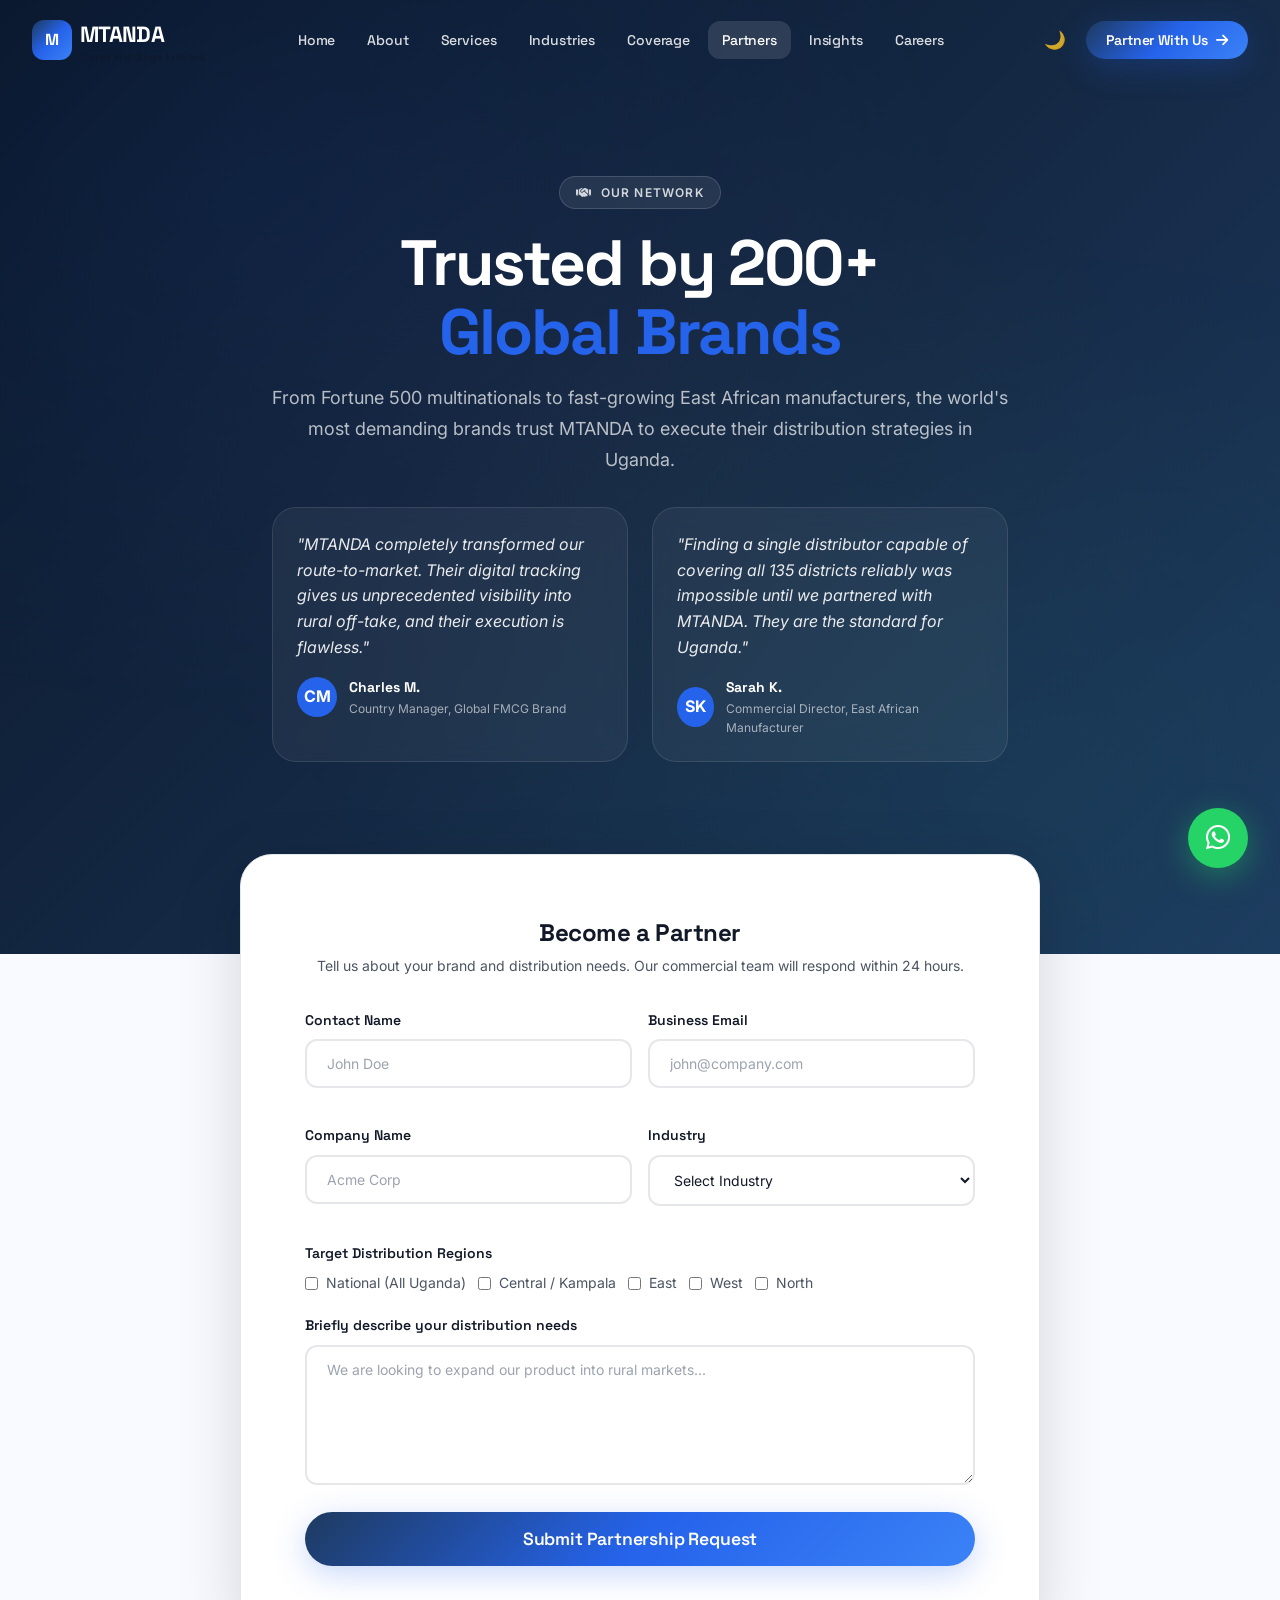
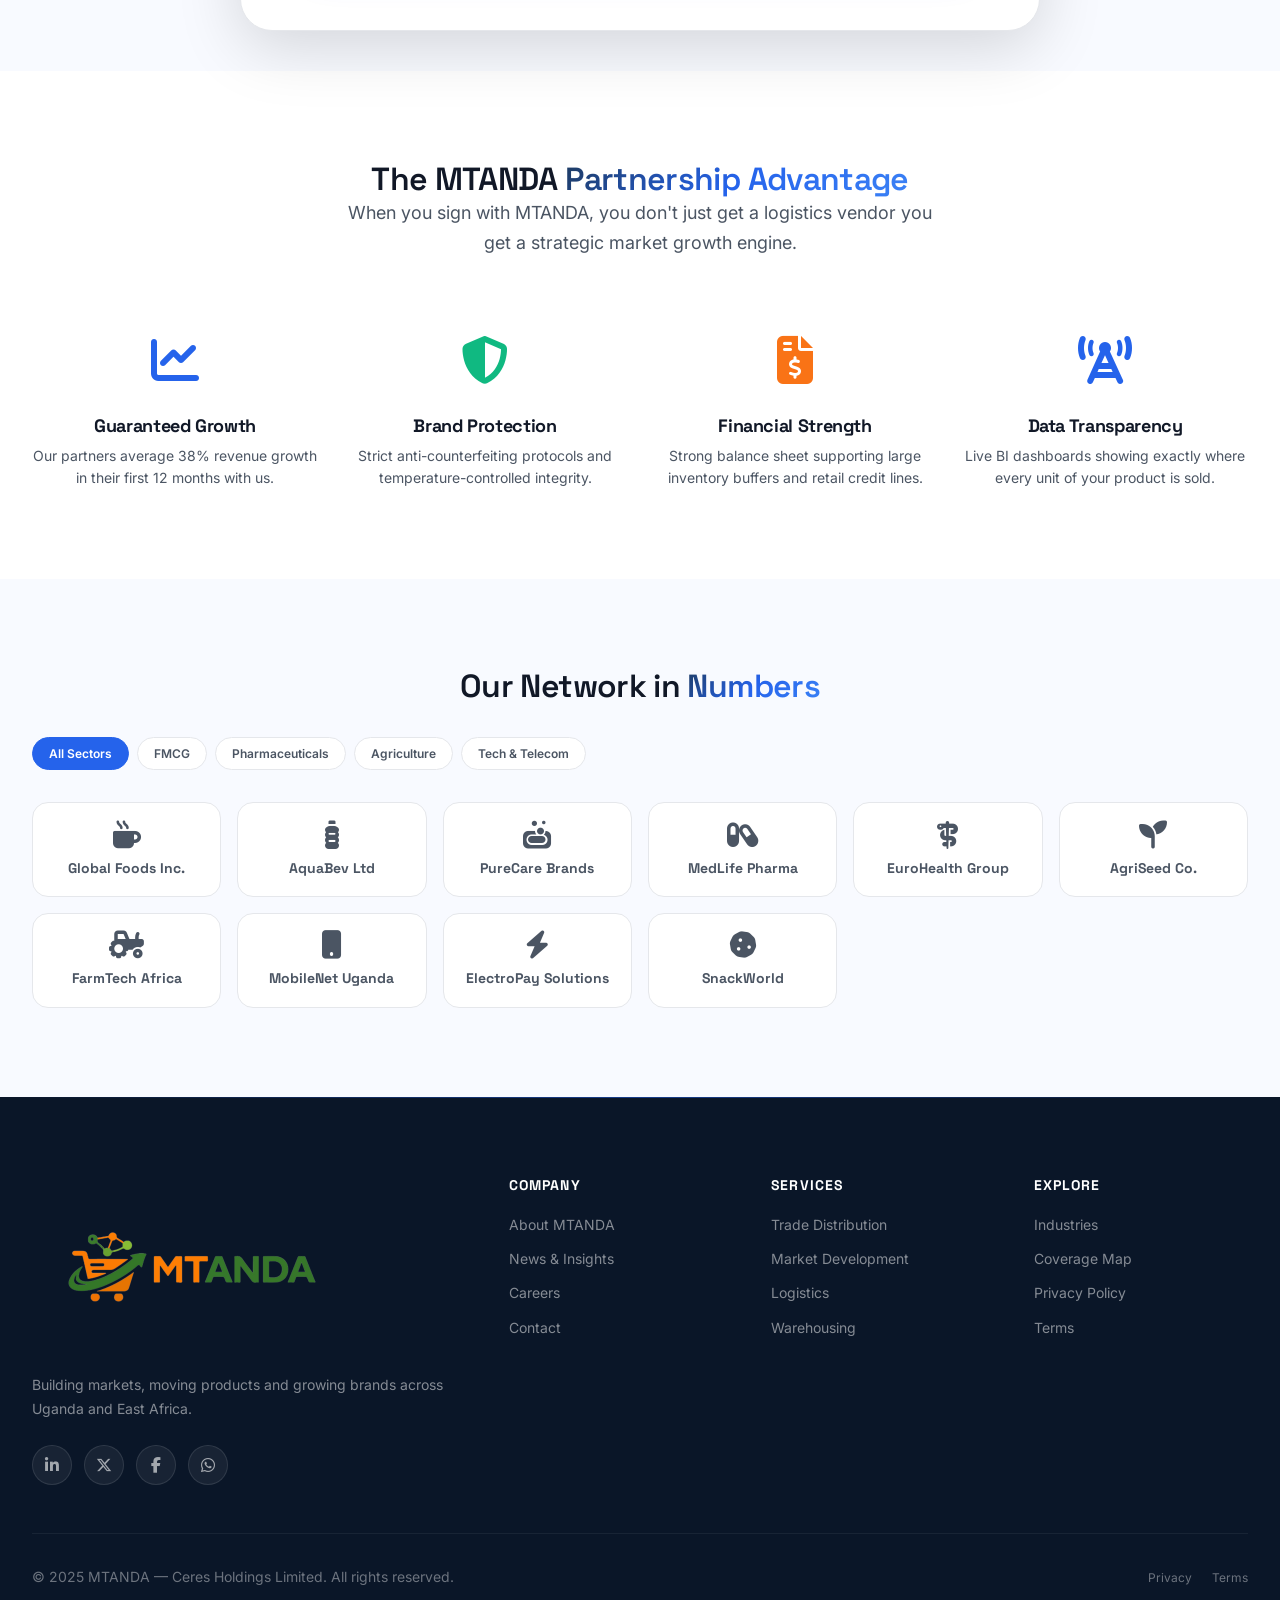
<file: partners.html>
<!DOCTYPE html>
<html lang="en" data-theme="light">
<head>
  <meta charset="UTF-8"/>
  <meta name="viewport" content="width=device-width, initial-scale=1.0"/>
  <title>Our Partners — MTANDA Trade Distribution Uganda</title>
  <meta name="description" content="Join the 200+ global brands and manufacturers who trust MTANDA with their trade distribution in Uganda. See our partner ecosystem and apply to partner with us."/>
  <meta name="robots" content="index, follow"/>
  <link rel="canonical" href="https://mtanda.co.ug/partners"/>
  <link rel="preconnect" href="https://fonts.googleapis.com"/>
  <link href="https://fonts.googleapis.com/css2?family=Space+Grotesk:wght@300;400;500;600;700&family=Inter:wght@300;400;500;600;700;800&display=swap" rel="stylesheet"/>
  <link rel="stylesheet" href="https://cdnjs.cloudflare.com/ajax/libs/font-awesome/6.5.1/css/all.min.css" crossorigin="anonymous"/>
  <link rel="stylesheet" href="css/main.css"/>
  <link rel="stylesheet" href="css/pages.css"/>
  <style>
    .partner-hero {
      background: var(--gradient-dark);
      padding: calc(var(--nav-height) + 6rem) 0 6rem;
      position: relative;
      overflow: hidden;
      text-align: center;
    }
    .partner-hero::after { content: ''; position: absolute; inset: 0; background: var(--gradient-mesh); opacity: 0.5; pointer-events: none; }
    .partner-hero-content { position: relative; z-index: 1; max-width: 800px; margin: 0 auto; }
    
    .testimonial-grid { display: grid; grid-template-columns: repeat(2, 1fr); gap: var(--space-6); margin-top: var(--space-8); text-align: left; }
    .testi-card { background: rgba(255,255,255,0.05); border: 1px solid rgba(255,255,255,0.1); border-radius: var(--radius-xl); padding: var(--space-6); backdrop-filter: blur(10px); }
    .testi-quote { font-size: var(--text-base); color: rgba(255,255,255,0.9); line-height: 1.6; margin-bottom: var(--space-4); font-style: italic; }
    .testi-author { display: flex; align-items: center; gap: var(--space-3); }
    .testi-avatar { width: 40px; height: 40px; border-radius: 50%; background: var(--primary); display: flex; align-items: center; justify-content: center; font-weight: 700; color: white; }
    .testi-name { font-family: var(--font-display); font-weight: 700; color: white; font-size: var(--text-sm); }
    .testi-role { font-size: var(--text-xs); color: rgba(255,255,255,0.6); }

    .partner-form-container {
      background: var(--bg-primary);
      border-radius: var(--radius-2xl);
      border: 1px solid var(--border-color);
      padding: clamp(2rem, 5vw, 4rem);
      box-shadow: var(--shadow-xl);
      max-width: 800px;
      margin: -100px auto 0;
      position: relative;
      z-index: 10;
    }
    [data-theme="dark"] .partner-form-container { background: var(--bg-secondary); border-color: rgba(255,255,255,0.08); }
    .form-grid { display: grid; grid-template-columns: 1fr 1fr; gap: var(--space-4); margin-bottom: var(--space-4); }
    @media(max-width:600px) { .form-grid { grid-template-columns: 1fr; } .testimonial-grid { grid-template-columns: 1fr; } }
  </style>
</head>
<body>
<header>
  <nav id="navbar" role="navigation" aria-label="Main navigation">
    <div class="nav-inner">
      <a href="index.html" class="nav-logo" aria-label="MTANDA Home">
        <div class="nav-logo-mark">M</div>
        <div><span class="nav-logo-text">MTANDA</span><span class="nav-logo-sub">Ceres Holdings Limited</span></div>
      </a>
      <ul class="nav-menu" role="list">
        <li><a href="index.html" class="nav-link" data-page="index.html">Home</a></li>
        <li><a href="about.html" class="nav-link" data-page="about.html">About</a></li>
        <li><a href="services.html" class="nav-link" data-page="services.html">Services</a></li>
        <li><a href="industries.html" class="nav-link" data-page="industries.html">Industries</a></li>
        <li><a href="coverage.html" class="nav-link" data-page="coverage.html">Coverage</a></li>
        <li><a href="partners.html" class="nav-link page-active" data-page="partners.html">Partners</a></li>
        <li><a href="blog.html" class="nav-link" data-page="blog.html">Insights</a></li>
        <li><a href="careers.html" class="nav-link" data-page="careers.html">Careers</a></li>
      </ul>
      <div class="nav-actions">
        <button class="theme-toggle" data-theme-toggle aria-label="Toggle dark mode"><span data-theme-icon>🌙</span></button>
        <a href="contact.html" class="btn btn-primary btn-sm">Partner With Us <i class="fa-solid fa-arrow-right"></i></a>
        <button class="mobile-menu-btn" id="mobile-menu-btn" aria-label="Open menu" aria-expanded="false">
          <span class="hamburger-line"></span><span class="hamburger-line"></span><span class="hamburger-line"></span>
        </button>
      </div>
    </div>
  </nav>
</header>
<div id="mobile-menu">
  <a href="index.html" class="mobile-nav-link">Home</a>
  <a href="about.html" class="mobile-nav-link">About MTANDA</a>
  <a href="services.html" class="mobile-nav-link">Our Services</a>
  <a href="industries.html" class="mobile-nav-link">Industries</a>
  <a href="coverage.html" class="mobile-nav-link">Coverage</a>
  <a href="partners.html" class="mobile-nav-link">Partners</a>
  <a href="blog.html" class="mobile-nav-link">Insights</a>
  <a href="careers.html" class="mobile-nav-link">Careers</a>
  <a href="contact.html" class="mobile-nav-link">Contact</a>
</div>
<div id="scroll-progress" aria-hidden="true"></div>

<main>
<section class="partner-hero" style="padding-bottom:12rem;">
  <div class="container partner-hero-content">
    <div class="page-hero-tag" data-aos="fade-up" style="margin:0 auto var(--space-5);"><i class="fa-solid fa-handshake"></i> Our Network</div>
    <h1 class="display-lg" data-aos="fade-up" data-aos-delay="80" style="color:white;margin-bottom:var(--space-4);">Trusted by 200+ <br><span style="color:var(--primary);">Global Brands</span></h1>
    <p data-aos="fade-up" data-aos-delay="160" style="color:rgba(255,255,255,0.7);font-size:var(--text-lg);line-height:1.7;">From Fortune 500 multinationals to fast-growing East African manufacturers, the world's most demanding brands trust MTANDA to execute their distribution strategies in Uganda.</p>
    
    <div class="testimonial-grid" data-aos="fade-up" data-aos-delay="240">
      <div class="testi-card">
        <div class="testi-quote">"MTANDA completely transformed our route-to-market. Their digital tracking gives us unprecedented visibility into rural off-take, and their execution is flawless."</div>
        <div class="testi-author">
          <div class="testi-avatar">CM</div>
          <div><div class="testi-name">Charles M.</div><div class="testi-role">Country Manager, Global FMCG Brand</div></div>
        </div>
      </div>
      <div class="testi-card">
        <div class="testi-quote">"Finding a single distributor capable of covering all 135 districts reliably was impossible until we partnered with MTANDA. They are the standard for Uganda."</div>
        <div class="testi-author">
          <div class="testi-avatar">SK</div>
          <div><div class="testi-name">Sarah K.</div><div class="testi-role">Commercial Director, East African Manufacturer</div></div>
        </div>
      </div>
    </div>
  </div>
</section>

<!-- ── PARTNERSHIP FORM ── -->
<section style="background:var(--bg-secondary);padding-bottom:var(--space-10);">
  <div class="container">
    <div class="partner-form-container" data-aos="fade-up">
      <div style="text-align:center;margin-bottom:var(--space-8);">
        <h2 style="font-family:var(--font-display);font-size:var(--text-2xl);font-weight:700;margin-bottom:var(--space-2);">Become a Partner</h2>
        <p style="color:var(--text-secondary);font-size:var(--text-sm);">Tell us about your brand and distribution needs. Our commercial team will respond within 24 hours.</p>
      </div>
      <form id="partner-form">
        <div class="form-grid">
          <div class="form-group">
            <label class="form-label" for="pf-name">Contact Name</label>
            <input type="text" id="pf-name" class="form-control" placeholder="John Doe" required>
          </div>
          <div class="form-group">
            <label class="form-label" for="pf-email">Business Email</label>
            <input type="email" id="pf-email" class="form-control" placeholder="john@company.com" required>
          </div>
          <div class="form-group">
            <label class="form-label" for="pf-company">Company Name</label>
            <input type="text" id="pf-company" class="form-control" placeholder="Acme Corp" required>
          </div>
          <div class="form-group">
            <label class="form-label" for="pf-industry">Industry</label>
            <select id="pf-industry" class="form-control" required>
              <option value="">Select Industry</option>
              <option value="fmcg">FMCG & Consumer Goods</option>
              <option value="agri">Agriculture & Agribusiness</option>
              <option value="pharma">Pharmaceuticals</option>
              <option value="telecom">Telecommunications</option>
              <option value="construction">Building Materials</option>
              <option value="other">Other</option>
            </select>
          </div>
        </div>
        <div class="form-group">
          <label class="form-label" for="pf-regions">Target Distribution Regions</label>
          <div style="display:flex;gap:var(--space-3);flex-wrap:wrap;margin-bottom:var(--space-2);">
            <label style="display:flex;align-items:center;gap:8px;font-size:var(--text-sm);color:var(--text-secondary);"><input type="checkbox" name="region" value="national"> National (All Uganda)</label>
            <label style="display:flex;align-items:center;gap:8px;font-size:var(--text-sm);color:var(--text-secondary);"><input type="checkbox" name="region" value="central"> Central / Kampala</label>
            <label style="display:flex;align-items:center;gap:8px;font-size:var(--text-sm);color:var(--text-secondary);"><input type="checkbox" name="region" value="east"> East</label>
            <label style="display:flex;align-items:center;gap:8px;font-size:var(--text-sm);color:var(--text-secondary);"><input type="checkbox" name="region" value="west"> West</label>
            <label style="display:flex;align-items:center;gap:8px;font-size:var(--text-sm);color:var(--text-secondary);"><input type="checkbox" name="region" value="north"> North</label>
          </div>
        </div>
        <div class="form-group">
          <label class="form-label" for="pf-message">Briefly describe your distribution needs</label>
          <textarea id="pf-message" class="form-control" rows="4" placeholder="We are looking to expand our product into rural markets..." required></textarea>
        </div>
        <button type="submit" class="btn btn-primary w-full" style="justify-content:center;font-size:1.1rem;padding:1rem;">Submit Partnership Request</button>
      </form>
    </div>
  </div>
</section>

<!-- ── WHY PARTNER WITH US ── -->
<section class="content-section">
  <div class="container">
    <div class="section-header" style="text-align:center;">
      <h2 class="display-sm">The MTANDA <span class="text-gradient">Partnership Advantage</span></h2>
      <p style="max-width:600px;margin:0 auto;">When you sign with MTANDA, you don't just get a logistics vendor you get a strategic market growth engine.</p>
    </div>
    <div style="display:grid;grid-template-columns:repeat(auto-fit,minmax(250px,1fr));gap:var(--space-6);margin-top:var(--space-10);">
      <div style="text-align:center;">
        <div style="font-size:3rem;color:var(--primary);margin-bottom:var(--space-4);"><i class="fa-solid fa-chart-line"></i></div>
        <h3 style="font-family:var(--font-display);font-size:var(--text-lg);font-weight:700;margin-bottom:var(--space-2);">Guaranteed Growth</h3>
        <p style="font-size:var(--text-sm);color:var(--text-secondary);">Our partners average 38% revenue growth in their first 12 months with us.</p>
      </div>
      <div style="text-align:center;">
        <div style="font-size:3rem;color:var(--emerald-500);margin-bottom:var(--space-4);"><i class="fa-solid fa-shield-halved"></i></div>
        <h3 style="font-family:var(--font-display);font-size:var(--text-lg);font-weight:700;margin-bottom:var(--space-2);">Brand Protection</h3>
        <p style="font-size:var(--text-sm);color:var(--text-secondary);">Strict anti-counterfeiting protocols and temperature-controlled integrity.</p>
      </div>
      <div style="text-align:center;">
        <div style="font-size:3rem;color:var(--orange-500);margin-bottom:var(--space-4);"><i class="fa-solid fa-file-invoice-dollar"></i></div>
        <h3 style="font-family:var(--font-display);font-size:var(--text-lg);font-weight:700;margin-bottom:var(--space-2);">Financial Strength</h3>
        <p style="font-size:var(--text-sm);color:var(--text-secondary);">Strong balance sheet supporting large inventory buffers and retail credit lines.</p>
      </div>
      <div style="text-align:center;">
        <div style="font-size:3rem;color:var(--blue-500);margin-bottom:var(--space-4);"><i class="fa-solid fa-tower-cell"></i></div>
        <h3 style="font-family:var(--font-display);font-size:var(--text-lg);font-weight:700;margin-bottom:var(--space-2);">Data Transparency</h3>
        <p style="font-size:var(--text-sm);color:var(--text-secondary);">Live BI dashboards showing exactly where every unit of your product is sold.</p>
      </div>
    </div>
  </div>
</section>

<!-- ── PARTNER LOGO GRID ── -->
<section class="content-section content-section-alt">
  <div class="container">
    <div class="section-header" style="margin-bottom:var(--space-8);">
      <h2 class="display-sm">Our Network in <span class="text-gradient">Numbers</span></h2>
    </div>
    
    <!-- Filter Tabs -->
    <div class="filter-chips">
      <div class="filter-chip active" data-filter="all">All Sectors</div>
      <div class="filter-chip" data-filter="fmcg">FMCG</div>
      <div class="filter-chip" data-filter="pharma">Pharmaceuticals</div>
      <div class="filter-chip" data-filter="agri">Agriculture</div>
      <div class="filter-chip" data-filter="tech">Tech & Telecom</div>
    </div>
    
    <div class="partner-logo-grid">
      <!-- These are placeholder illustrative "logos" using FontAwesome and text -->
      <div class="partner-logo-card" data-category="fmcg"><i class="fa-solid fa-mug-hot partner-logo-icon"></i>Global Foods Inc.</div>
      <div class="partner-logo-card" data-category="fmcg"><i class="fa-solid fa-bottle-water partner-logo-icon"></i>AquaBev Ltd</div>
      <div class="partner-logo-card" data-category="fmcg"><i class="fa-solid fa-soap partner-logo-icon"></i>PureCare Brands</div>
      <div class="partner-logo-card" data-category="pharma"><i class="fa-solid fa-capsules partner-logo-icon"></i>MedLife Pharma</div>
      <div class="partner-logo-card" data-category="pharma"><i class="fa-solid fa-staff-snake partner-logo-icon"></i>EuroHealth Group</div>
      <div class="partner-logo-card" data-category="agri"><i class="fa-solid fa-seedling partner-logo-icon"></i>AgriSeed Co.</div>
      <div class="partner-logo-card" data-category="agri"><i class="fa-solid fa-tractor partner-logo-icon"></i>FarmTech Africa</div>
      <div class="partner-logo-card" data-category="tech"><i class="fa-solid fa-mobile-button partner-logo-icon"></i>MobileNet Uganda</div>
      <div class="partner-logo-card" data-category="tech"><i class="fa-solid fa-bolt partner-logo-icon"></i>ElectroPay Solutions</div>
      <div class="partner-logo-card" data-category="fmcg"><i class="fa-solid fa-cookie partner-logo-icon"></i>SnackWorld</div>
    </div>
  </div>
</section>
</main>

<footer id="footer" role="contentinfo">
  <div class="container">
    <div class="footer-grid">
      <div class="footer-brand">
        <img src="img/Mtanda.png" alt="MTANDA Logo" style="max-height: 180px; margin-bottom: 1rem;" />
        <p>Building markets, moving products and growing brands across Uganda and East Africa.</p>
        <div class="footer-social">
          <a href="#" class="footer-social-link" aria-label="LinkedIn"><i class="fa-brands fa-linkedin-in"></i></a>
          <a href="#" class="footer-social-link" aria-label="Twitter/X"><i class="fa-brands fa-x-twitter"></i></a>
          <a href="#" class="footer-social-link" aria-label="Facebook"><i class="fa-brands fa-facebook-f"></i></a>
          <a href="https://wa.me/256700000000" class="footer-social-link" aria-label="WhatsApp" target="_blank" rel="noopener"><i class="fa-brands fa-whatsapp"></i></a>
        </div>
      </div>
      <nav aria-label="Company links"><div class="footer-col"><h4>Company</h4><ul class="footer-links">
        <li><a href="about.html" class="footer-link">About MTANDA</a></li>
        <li><a href="blog.html" class="footer-link">News & Insights</a></li>
        <li><a href="careers.html" class="footer-link">Careers</a></li>
        <li><a href="contact.html" class="footer-link">Contact</a></li>
      </ul></div></nav>
      <nav aria-label="Services links"><div class="footer-col"><h4>Services</h4><ul class="footer-links">
        <li><a href="services.html" class="footer-link">Trade Distribution</a></li>
        <li><a href="services.html" class="footer-link">Market Development</a></li>
        <li><a href="services.html" class="footer-link">Logistics</a></li>
        <li><a href="services.html" class="footer-link">Warehousing</a></li>
      </ul></div></nav>
      <nav aria-label="Other links"><div class="footer-col"><h4>Explore</h4><ul class="footer-links">
        <li><a href="industries.html" class="footer-link">Industries</a></li>
        <li><a href="coverage.html" class="footer-link">Coverage Map</a></li>
        <li><a href="privacy.html" class="footer-link">Privacy Policy</a></li>
        <li><a href="terms.html" class="footer-link">Terms</a></li>
      </ul></div></nav>
    </div>
    <div class="footer-bottom">
      <p class="footer-copyright">© 2025 MTANDA — Ceres Holdings Limited. All rights reserved.</p>
      <div class="footer-legal"><a href="privacy.html">Privacy</a><a href="terms.html">Terms</a></div>
    </div>
  </div>
</footer>

<a href="https://wa.me/256700000000" id="whatsapp-btn" aria-label="WhatsApp"><i class="fa-brands fa-whatsapp"></i></a>
<button id="back-to-top" aria-label="Back to top"><i class="fa-solid fa-chevron-up"></i></button>

<script src="js/main.js" defer></script>
<script src="js/pages.js" defer></script>
</body>
</html>
</file>
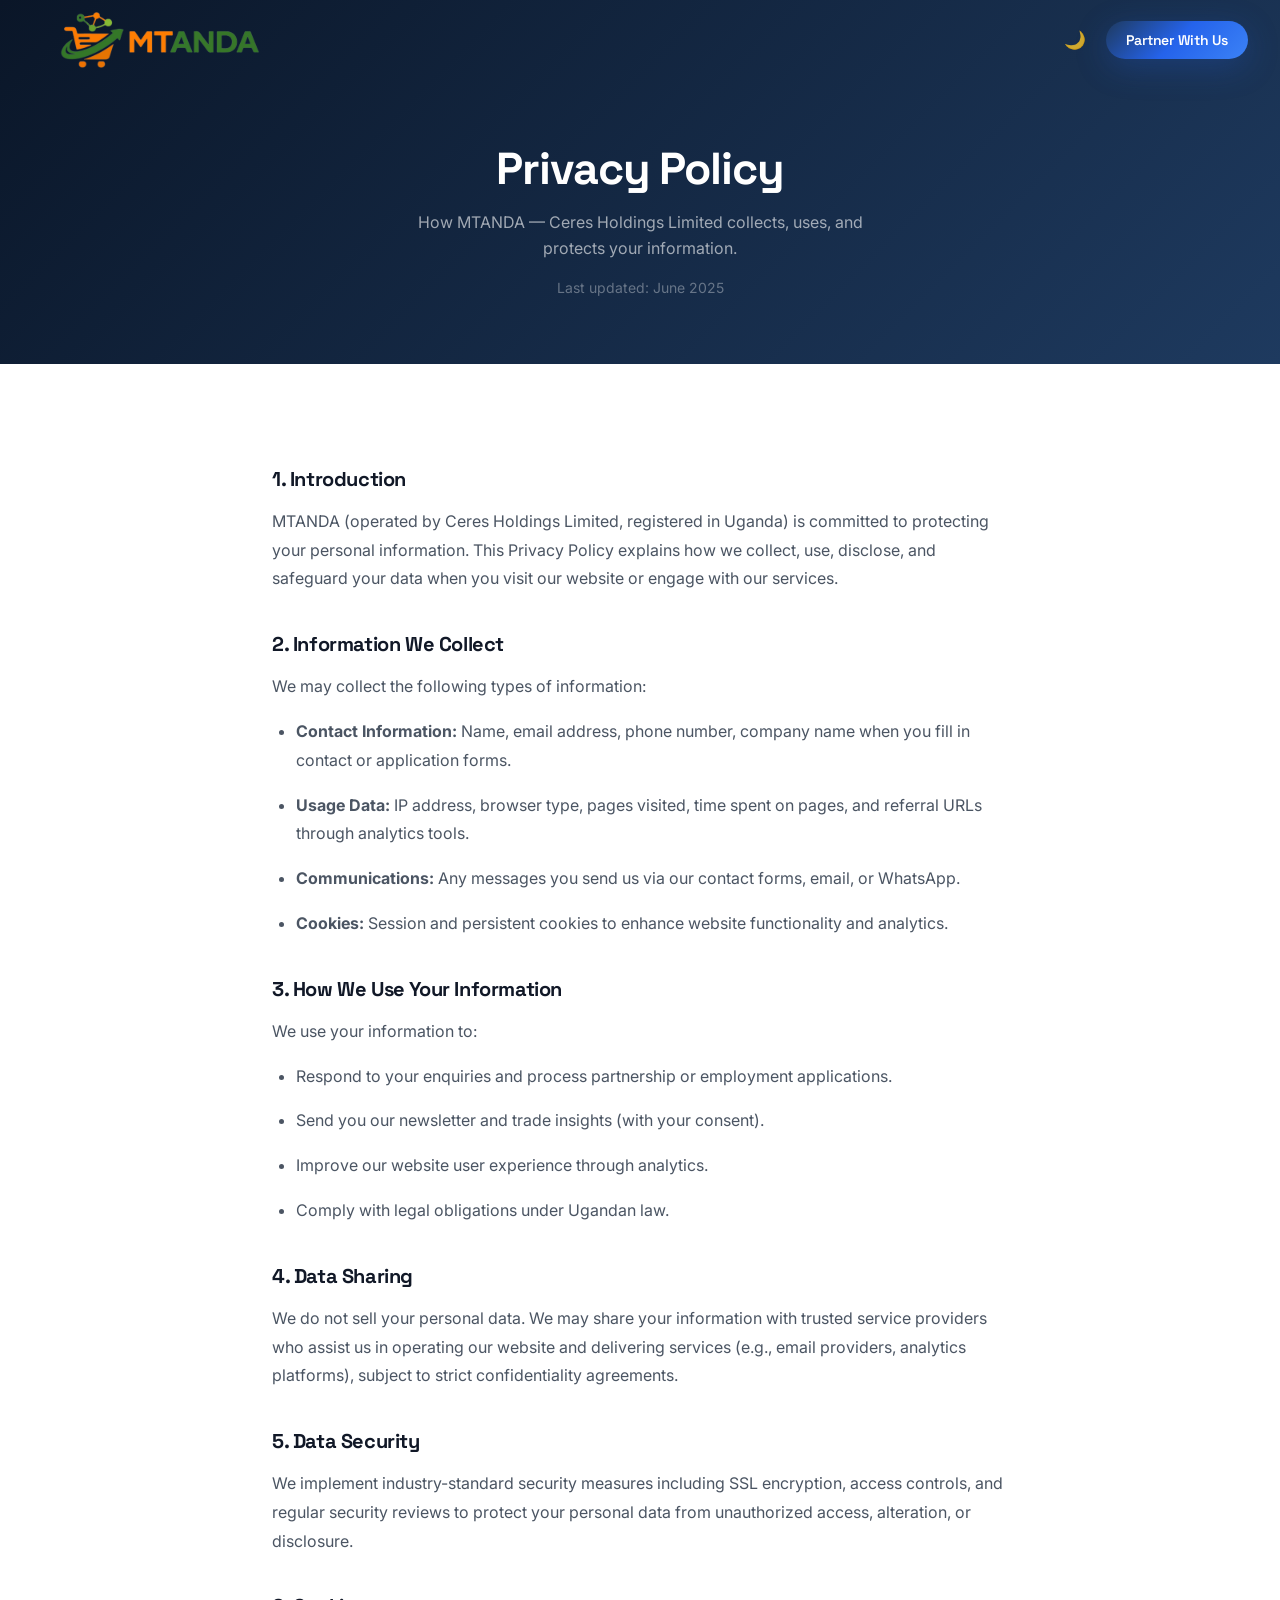
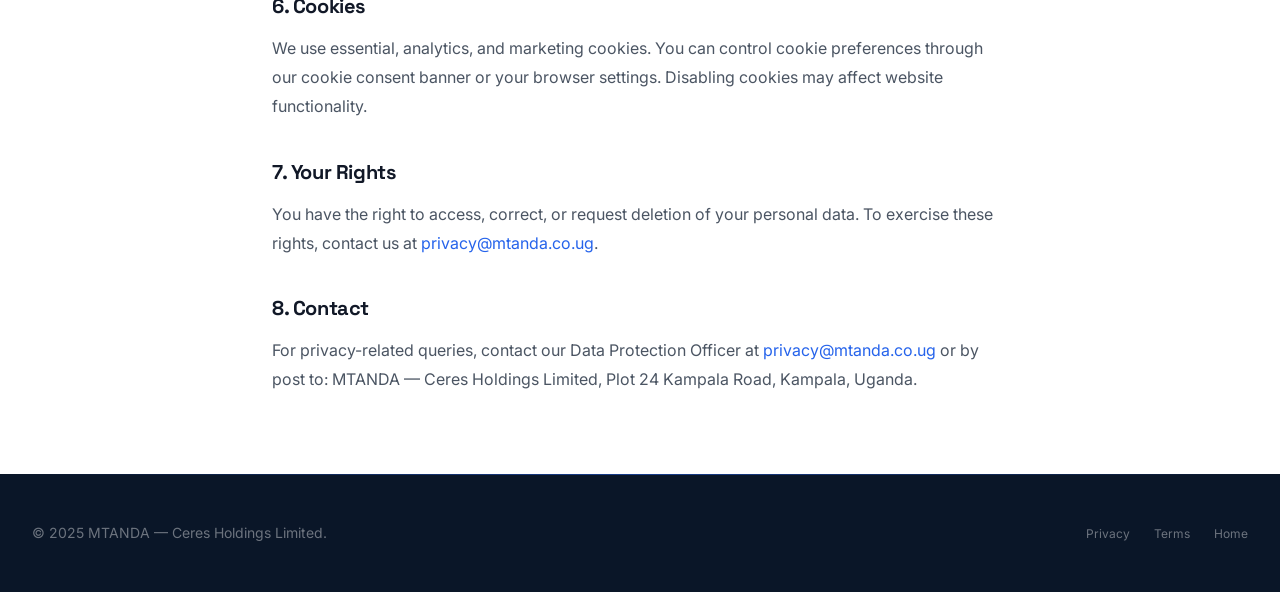
<file: privacy.html>
<!DOCTYPE html>
<html lang="en" data-theme="light">
<head>
  <meta charset="UTF-8"/>
  <meta name="viewport" content="width=device-width, initial-scale=1.0"/>
  <title>Privacy Policy — MTANDA</title>
  <meta name="description" content="MTANDA's Privacy Policy — how we collect, use, and protect your personal data."/>
  <meta name="robots" content="index, follow"/>
  <link rel="canonical" href="https://mtanda.co.ug/privacy"/>
  <link rel="preconnect" href="https://fonts.googleapis.com"/>
  <link rel="preconnect" href="https://fonts.gstatic.com" crossorigin/>
  <link href="https://fonts.googleapis.com/css2?family=Space+Grotesk:wght@300;400;500;600;700&family=Inter:wght@300;400;500;600;700&display=swap" rel="stylesheet"/>
  <link rel="stylesheet" href="https://cdnjs.cloudflare.com/ajax/libs/font-awesome/6.5.1/css/all.min.css" crossorigin="anonymous"/>
  <link rel="stylesheet" href="css/main.css"/>
  <style>
    .legal-hero {
      background: var(--gradient-dark);
      padding: calc(var(--nav-height) + 4rem) 0 4rem;
      text-align: center;
    }
    .legal-body {
      max-width: 800px;
      margin: 0 auto;
      padding: 4rem 2rem;
    }
    .legal-body h2 {
      font-family: var(--font-display);
      font-size: var(--text-xl);
      font-weight: 700;
      margin: 2.5rem 0 1rem;
      color: var(--text-primary);
    }
    .legal-body p, .legal-body li {
      font-size: var(--text-base);
      color: var(--text-secondary);
      line-height: 1.8;
      margin-bottom: 1rem;
    }
    .legal-body ul { padding-left: 1.5rem; }
    .legal-body li { list-style: disc; }
    .legal-last-updated {
      font-size: var(--text-sm);
      color: var(--text-muted);
      margin-top: 0.5rem;
    }
  </style>
</head>
<body>
  <header>
    <nav id="navbar" role="navigation" aria-label="Main navigation">
      <div class="nav-inner">
        <a href="/" class="nav-logo" aria-label="MTANDA Home">
          <img src="img/Mtanda.png" alt="MTANDA Logo" style="height: 144px; width: auto;" />
        </a>
        <div class="nav-actions">
          <button class="theme-toggle" data-theme-toggle aria-label="Toggle dark mode"><span data-theme-icon>🌙</span></button>
          <a href="index.html#contact" class="btn btn-primary btn-sm">Partner With Us</a>
        </div>
      </div>
    </nav>
  </header>

  <div class="legal-hero">
    <div class="container">
      <h1 class="display-md" style="color:white;margin-bottom:1rem;">Privacy Policy</h1>
      <p style="color:rgba(255,255,255,0.6);max-width:500px;margin:0 auto;">How MTANDA — Ceres Holdings Limited collects, uses, and protects your information.</p>
      <p class="legal-last-updated" style="color:rgba(255,255,255,0.35);margin-top:1rem;">Last updated: June 2025</p>
    </div>
  </div>

  <main class="legal-body">
    <h2>1. Introduction</h2>
    <p>MTANDA (operated by Ceres Holdings Limited, registered in Uganda) is committed to protecting your personal information. This Privacy Policy explains how we collect, use, disclose, and safeguard your data when you visit our website or engage with our services.</p>

    <h2>2. Information We Collect</h2>
    <p>We may collect the following types of information:</p>
    <ul>
      <li><strong>Contact Information:</strong> Name, email address, phone number, company name when you fill in contact or application forms.</li>
      <li><strong>Usage Data:</strong> IP address, browser type, pages visited, time spent on pages, and referral URLs through analytics tools.</li>
      <li><strong>Communications:</strong> Any messages you send us via our contact forms, email, or WhatsApp.</li>
      <li><strong>Cookies:</strong> Session and persistent cookies to enhance website functionality and analytics.</li>
    </ul>

    <h2>3. How We Use Your Information</h2>
    <p>We use your information to:</p>
    <ul>
      <li>Respond to your enquiries and process partnership or employment applications.</li>
      <li>Send you our newsletter and trade insights (with your consent).</li>
      <li>Improve our website user experience through analytics.</li>
      <li>Comply with legal obligations under Ugandan law.</li>
    </ul>

    <h2>4. Data Sharing</h2>
    <p>We do not sell your personal data. We may share your information with trusted service providers who assist us in operating our website and delivering services (e.g., email providers, analytics platforms), subject to strict confidentiality agreements.</p>

    <h2>5. Data Security</h2>
    <p>We implement industry-standard security measures including SSL encryption, access controls, and regular security reviews to protect your personal data from unauthorized access, alteration, or disclosure.</p>

    <h2>6. Cookies</h2>
    <p>We use essential, analytics, and marketing cookies. You can control cookie preferences through our cookie consent banner or your browser settings. Disabling cookies may affect website functionality.</p>

    <h2>7. Your Rights</h2>
    <p>You have the right to access, correct, or request deletion of your personal data. To exercise these rights, contact us at <a href="mailto:privacy@mtanda.co.ug" style="color:var(--primary);">privacy@mtanda.co.ug</a>.</p>

    <h2>8. Contact</h2>
    <p>For privacy-related queries, contact our Data Protection Officer at <a href="mailto:privacy@mtanda.co.ug" style="color:var(--primary);">privacy@mtanda.co.ug</a> or by post to: MTANDA — Ceres Holdings Limited, Plot 24 Kampala Road, Kampala, Uganda.</p>
  </main>

  <footer id="footer" style="padding:3rem 0;">
    <div class="container" style="display:flex;align-items:center;justify-content:space-between;flex-wrap:wrap;gap:1rem;">
      <p style="color:rgba(255,255,255,0.4);font-size:var(--text-sm);">© 2025 MTANDA — Ceres Holdings Limited.</p>
      <div style="display:flex;gap:1.5rem;">
        <a href="privacy.html" style="color:rgba(255,255,255,0.4);font-size:var(--text-xs);">Privacy</a>
        <a href="terms.html" style="color:rgba(255,255,255,0.4);font-size:var(--text-xs);">Terms</a>
        <a href="index.html" style="color:rgba(255,255,255,0.4);font-size:var(--text-xs);">Home</a>
      </div>
    </div>
  </footer>

  <script src="js/main.js" defer></script>
</body>
</html>
</file>
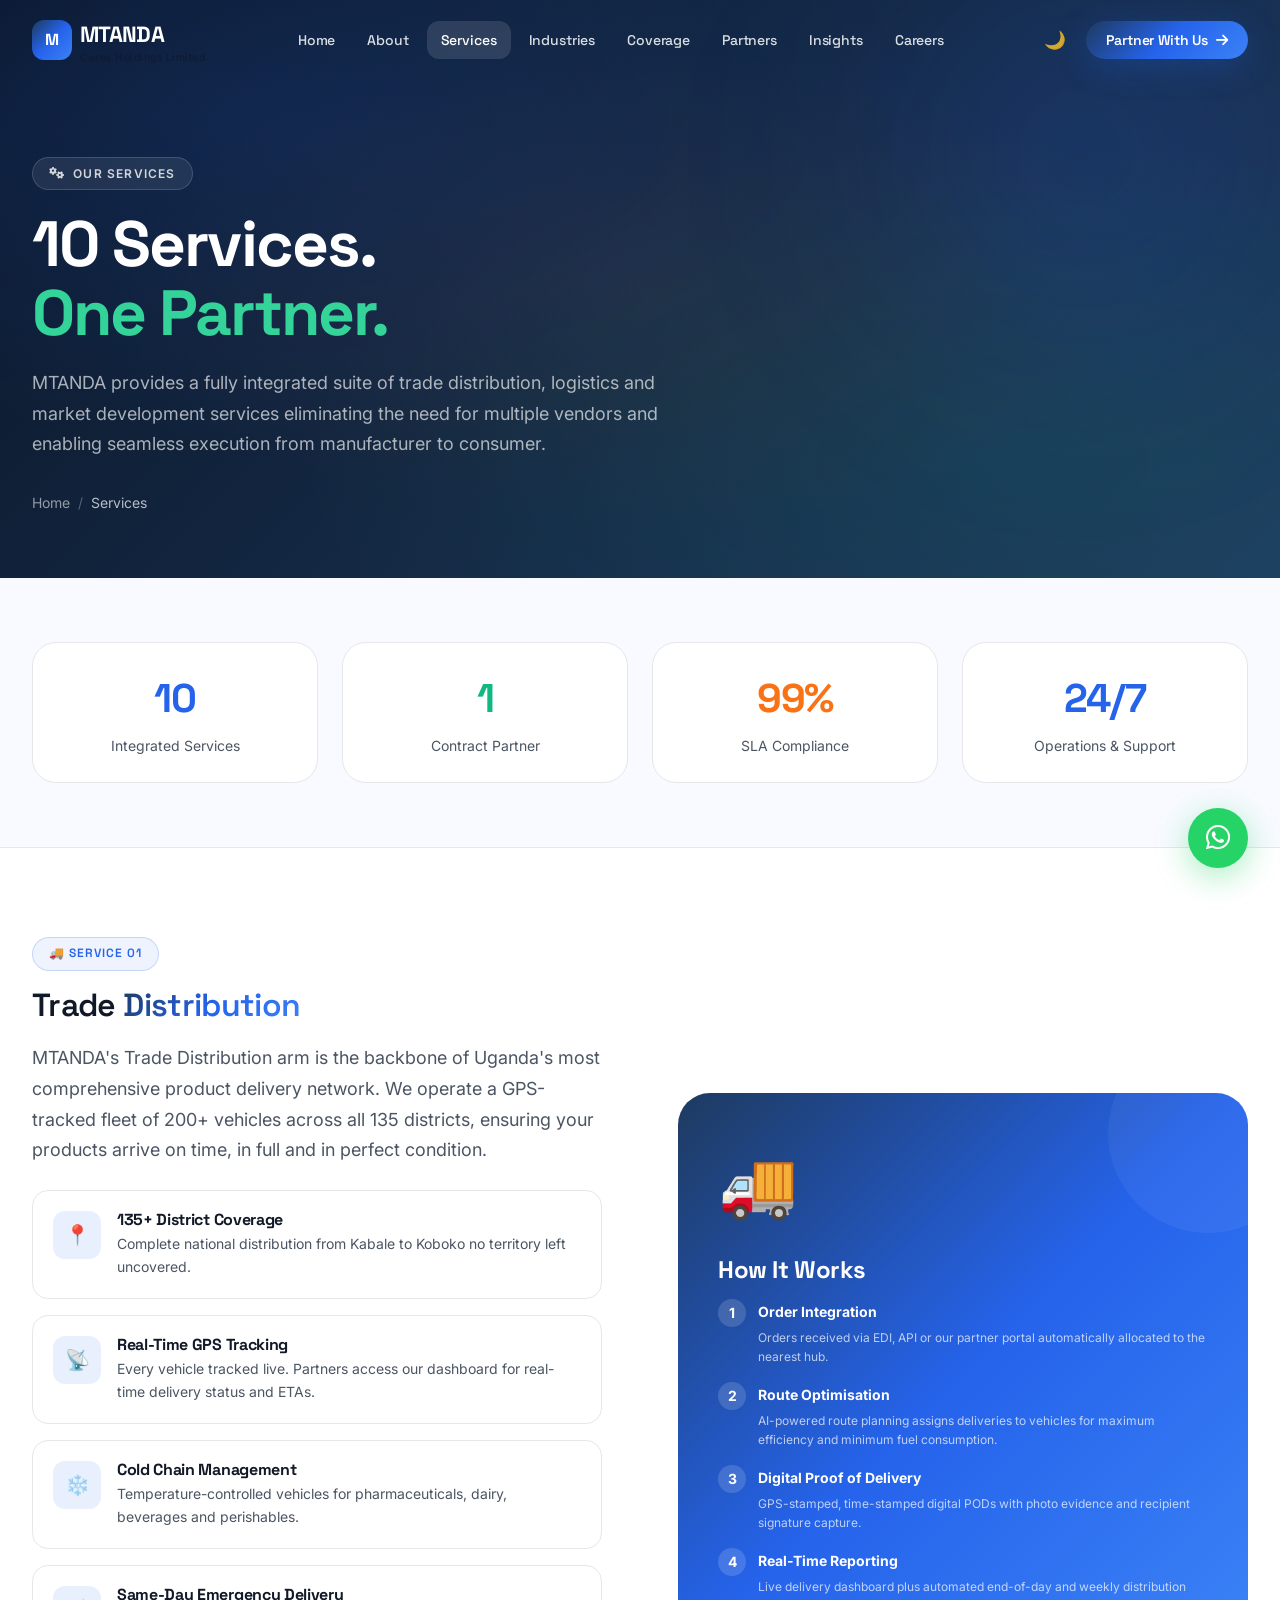
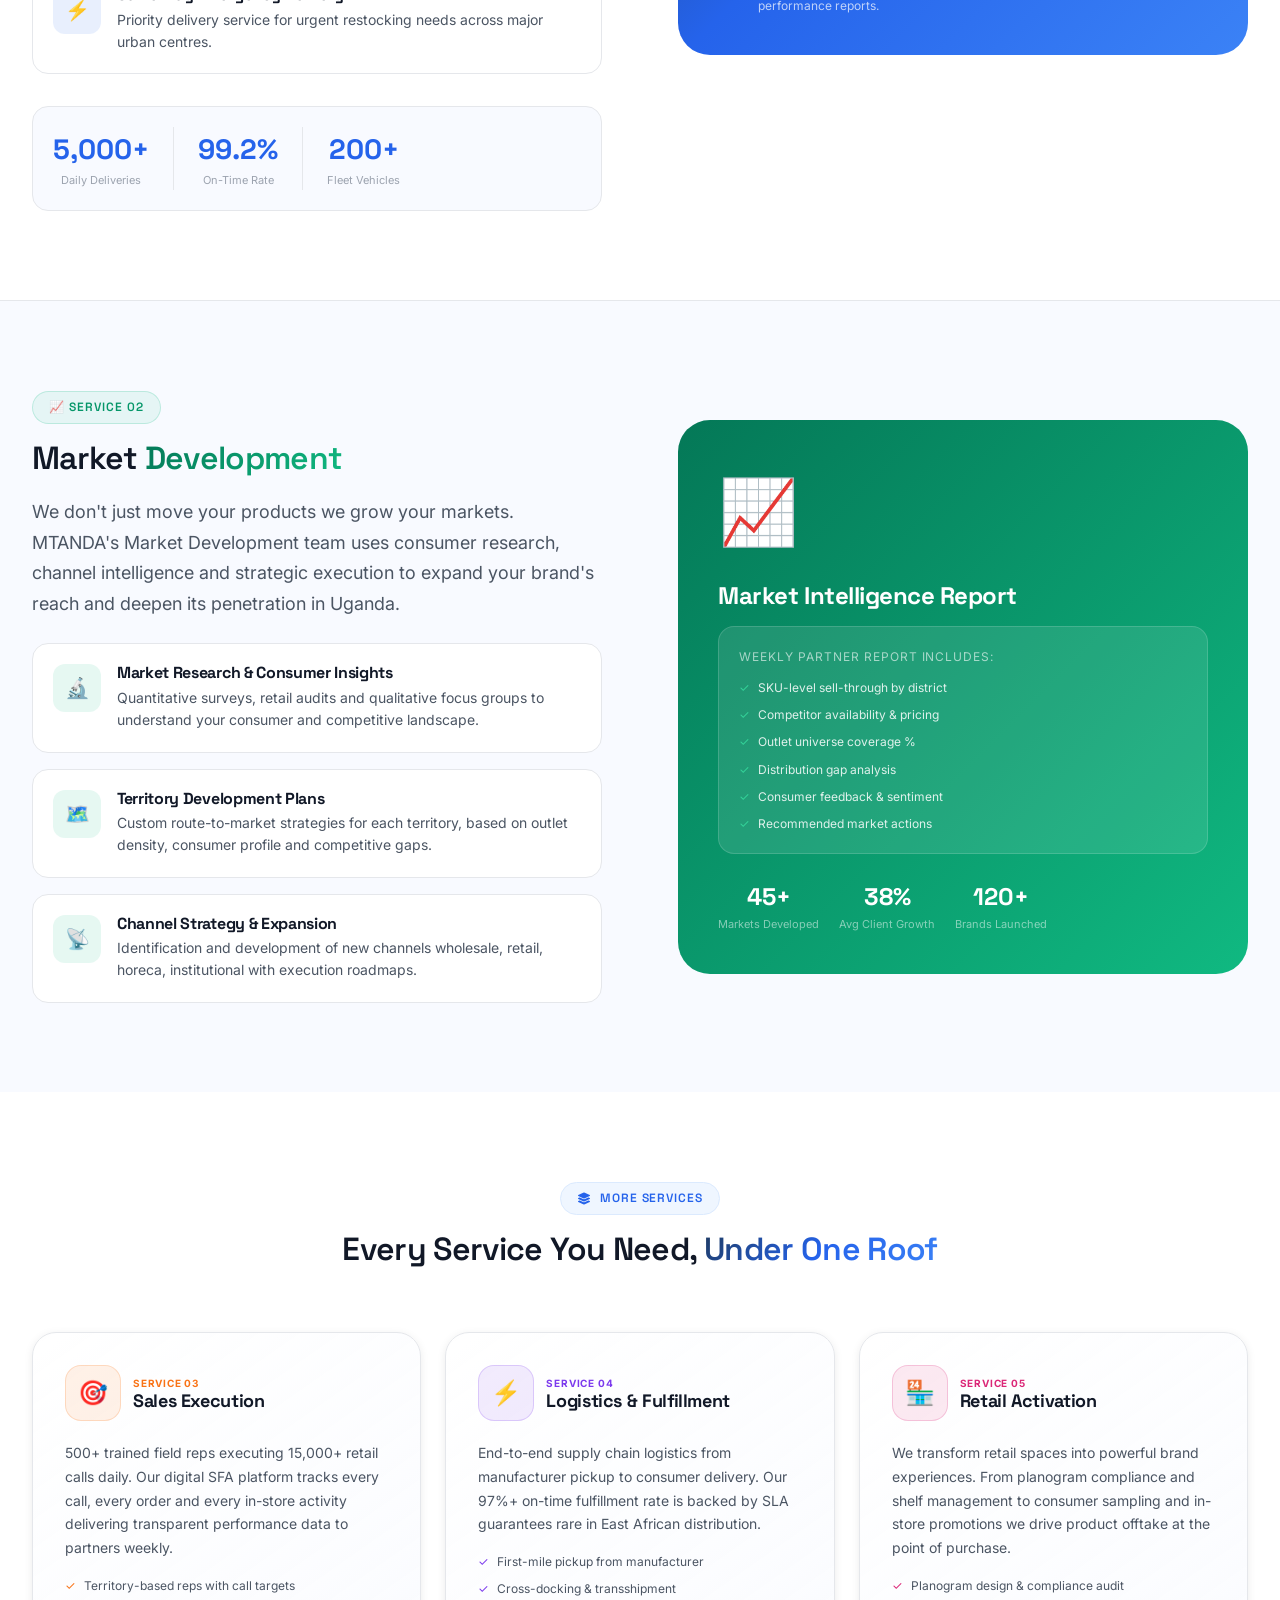
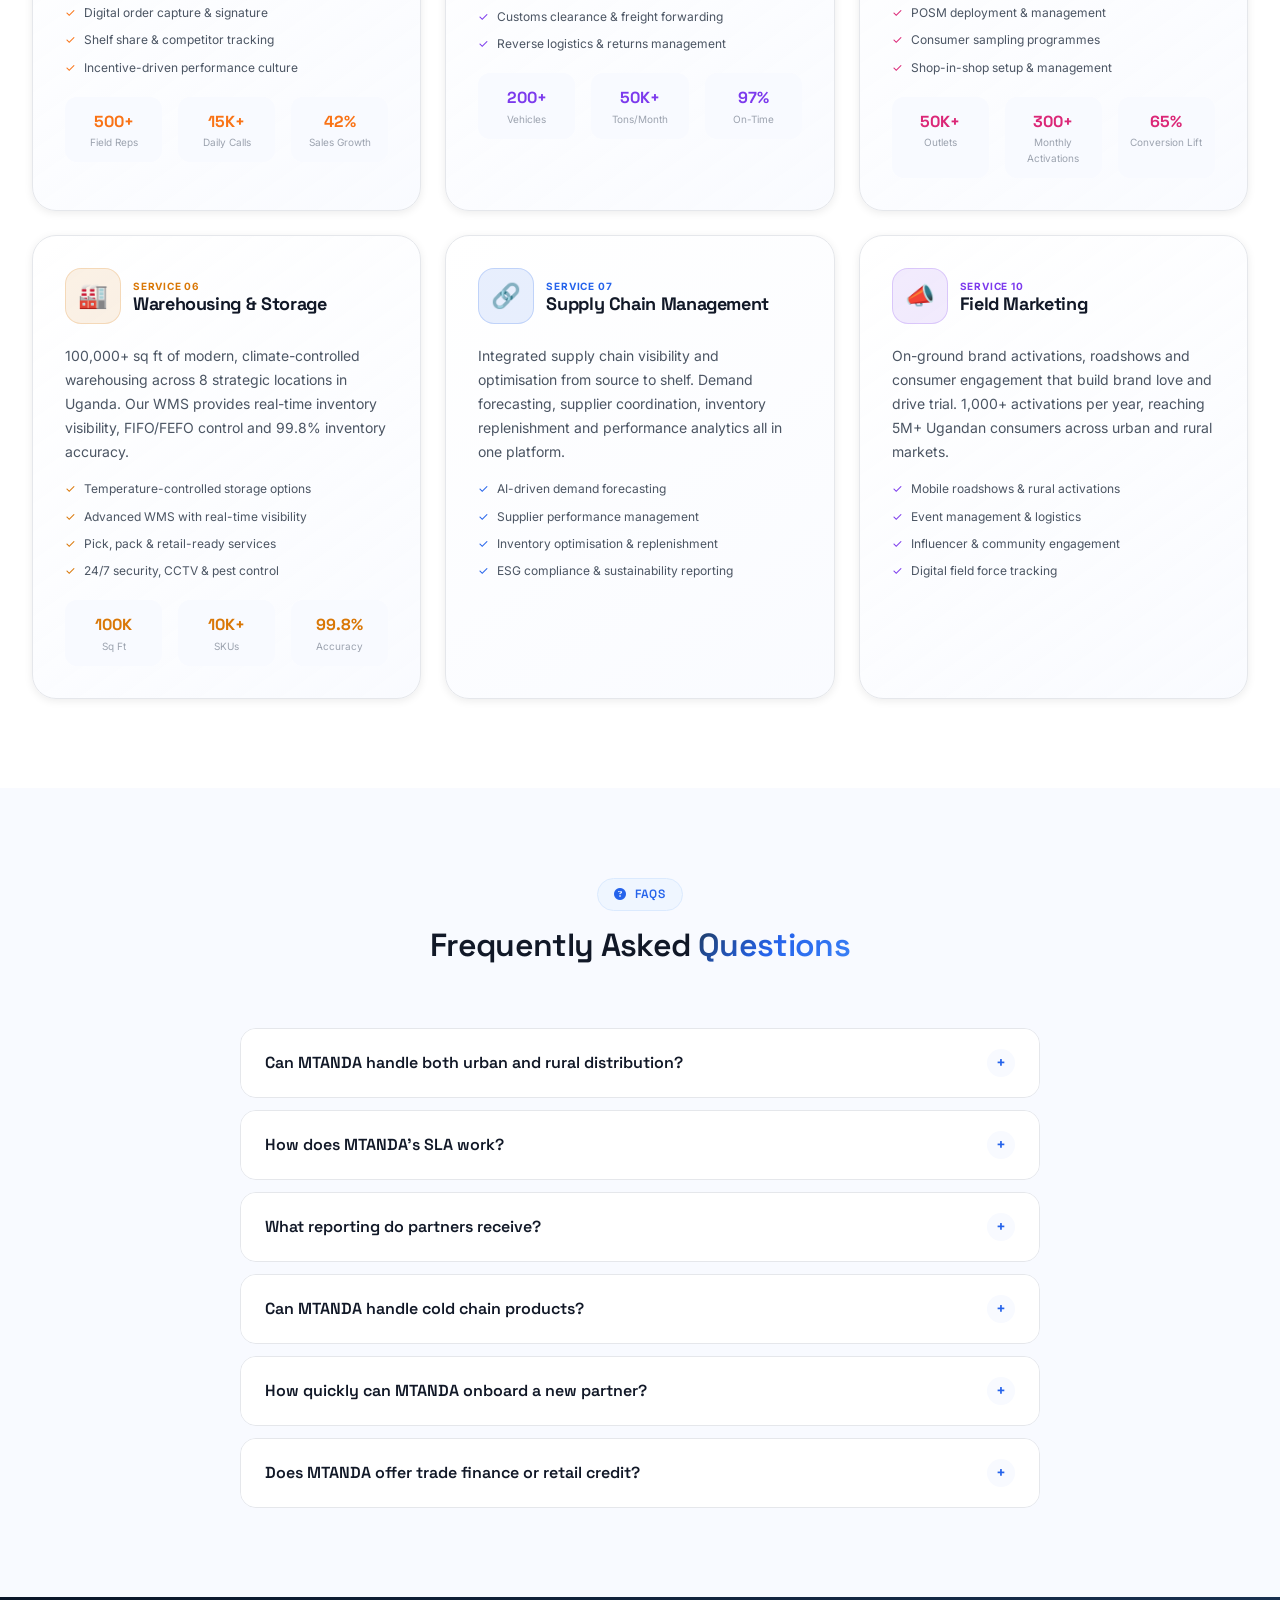
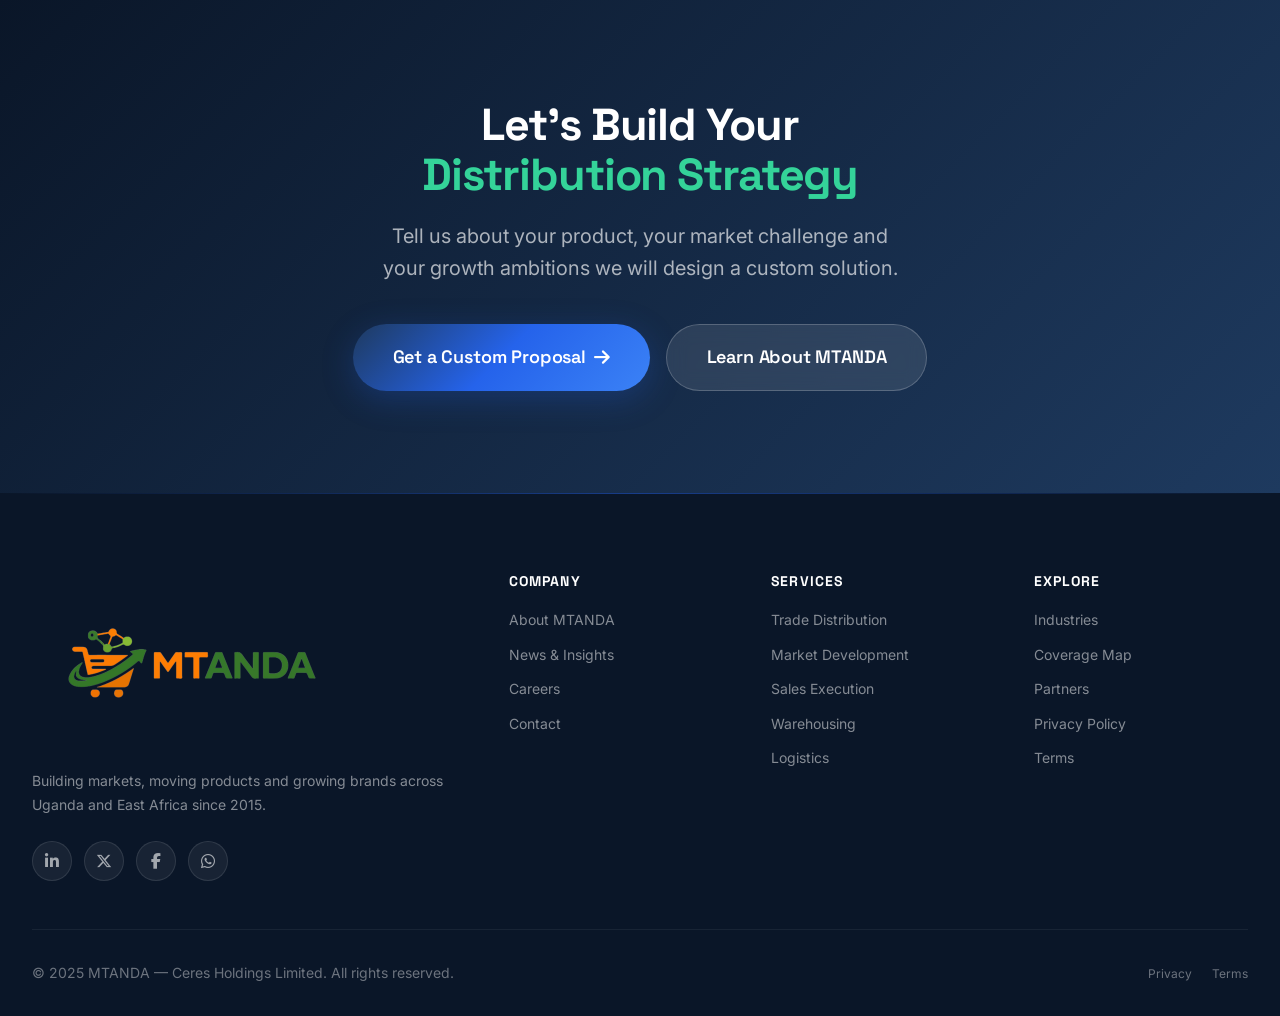
<file: services.html>
<!DOCTYPE html>
<html lang="en" data-theme="light">
<head>
  <meta charset="UTF-8"/>
  <meta name="viewport" content="width=device-width, initial-scale=1.0"/>
  <title>Services — MTANDA Trade Distribution, Logistics & Market Development Uganda</title>
  <meta name="description" content="MTANDA offers 10 integrated trade services: Trade Distribution, Market Development, Sales Execution, Logistics, Retail Activation, Warehousing, Supply Chain, Territory Mapping, Order Fulfillment, and Field Marketing across Uganda."/>
  <meta name="robots" content="index, follow"/>
  <link rel="canonical" href="https://mtanda.co.ug/services"/>
  <link rel="preconnect" href="https://fonts.googleapis.com"/>
  <link rel="preconnect" href="https://fonts.gstatic.com" crossorigin/>
  <link href="https://fonts.googleapis.com/css2?family=Space+Grotesk:wght@300;400;500;600;700&family=Inter:wght@300;400;500;600;700;800&display=swap" rel="stylesheet"/>
  <link rel="stylesheet" href="https://cdnjs.cloudflare.com/ajax/libs/font-awesome/6.5.1/css/all.min.css" crossorigin="anonymous"/>
  <link rel="stylesheet" href="css/main.css"/>
  <link rel="stylesheet" href="css/pages.css"/>
</head>
<body>
<header>
  <nav id="navbar" role="navigation" aria-label="Main navigation">
    <div class="nav-inner">
      <a href="index.html" class="nav-logo" aria-label="MTANDA Home">
        <div class="nav-logo-mark">M</div>
        <div><span class="nav-logo-text">MTANDA</span><span class="nav-logo-sub">Ceres Holdings Limited</span></div>
      </a>
      <ul class="nav-menu" role="list">
        <li><a href="index.html" class="nav-link" data-page="index.html">Home</a></li>
        <li><a href="about.html" class="nav-link" data-page="about.html">About</a></li>
        <li><a href="services.html" class="nav-link page-active" data-page="services.html">Services</a></li>
        <li><a href="industries.html" class="nav-link" data-page="industries.html">Industries</a></li>
        <li><a href="coverage.html" class="nav-link" data-page="coverage.html">Coverage</a></li>
        <li><a href="partners.html" class="nav-link" data-page="partners.html">Partners</a></li>
        <li><a href="blog.html" class="nav-link" data-page="blog.html">Insights</a></li>
        <li><a href="careers.html" class="nav-link" data-page="careers.html">Careers</a></li>
      </ul>
      <div class="nav-actions">
        <button class="theme-toggle" data-theme-toggle aria-label="Toggle dark mode"><span data-theme-icon>🌙</span></button>
        <a href="contact.html" class="btn btn-primary btn-sm">Partner With Us <i class="fa-solid fa-arrow-right"></i></a>
        <button class="mobile-menu-btn" id="mobile-menu-btn" aria-label="Open menu" aria-expanded="false">
          <span class="hamburger-line"></span><span class="hamburger-line"></span><span class="hamburger-line"></span>
        </button>
      </div>
    </div>
  </nav>
</header>
<div id="mobile-menu">
  <a href="index.html" class="mobile-nav-link">Home</a>
  <a href="about.html" class="mobile-nav-link">About MTANDA</a>
  <a href="services.html" class="mobile-nav-link">Our Services</a>
  <a href="industries.html" class="mobile-nav-link">Industries</a>
  <a href="coverage.html" class="mobile-nav-link">Coverage</a>
  <a href="partners.html" class="mobile-nav-link">Partners</a>
  <a href="blog.html" class="mobile-nav-link">Insights</a>
  <a href="careers.html" class="mobile-nav-link">Careers</a>
  <a href="contact.html" class="mobile-nav-link">Contact</a>
  <div style="margin-top:2rem;"><a href="contact.html" class="btn btn-primary w-full" style="justify-content:center;">Partner With Us</a></div>
</div>
<div id="scroll-progress" aria-hidden="true"></div>

<main>
<!-- ── HERO ── -->
<section class="page-hero">
  <div class="page-hero-blob" style="width:600px;height:600px;background:radial-gradient(circle,rgba(37,99,235,0.2) 0%,transparent 70%);top:-150px;right:-100px;"></div>
  <div class="container page-hero-inner">
    <div class="page-hero-tag" data-aos="fade-up"><i class="fa-solid fa-gears"></i> Our Services</div>
    <h1 class="display-lg" data-aos="fade-up" data-aos-delay="80">10 Services. <br><span style="color:var(--emerald-400);">One Partner.</span></h1>
    <p data-aos="fade-up" data-aos-delay="160">MTANDA provides a fully integrated suite of trade distribution, logistics and market development services eliminating the need for multiple vendors and enabling seamless execution from manufacturer to consumer.</p>
    <div class="page-hero-breadcrumb" data-aos="fade-up" data-aos-delay="220">
      <a href="index.html">Home</a><span>/</span><span style="color:rgba(255,255,255,0.7);">Services</span>
    </div>
  </div>
</section>

<!-- ── SERVICES OVERVIEW STATS ── -->
<section style="padding:4rem 0;background:var(--bg-secondary);border-bottom:1px solid var(--border-color);">
  <div class="container">
    <div style="display:grid;grid-template-columns:repeat(4,1fr);gap:var(--space-6);" data-aos="fade-up">
      <div style="text-align:center;padding:var(--space-6);background:var(--bg-primary);border-radius:var(--radius-xl);border:1px solid var(--border-color);">
        <div style="font-size:2.5rem;font-family:var(--font-display);font-weight:700;color:var(--primary);letter-spacing:-0.03em;">10</div>
        <div style="font-size:var(--text-sm);color:var(--text-secondary);margin-top:4px;">Integrated Services</div>
      </div>
      <div style="text-align:center;padding:var(--space-6);background:var(--bg-primary);border-radius:var(--radius-xl);border:1px solid var(--border-color);">
        <div style="font-size:2.5rem;font-family:var(--font-display);font-weight:700;color:var(--secondary);letter-spacing:-0.03em;">1</div>
        <div style="font-size:var(--text-sm);color:var(--text-secondary);margin-top:4px;">Contract Partner</div>
      </div>
      <div style="text-align:center;padding:var(--space-6);background:var(--bg-primary);border-radius:var(--radius-xl);border:1px solid var(--border-color);">
        <div style="font-size:2.5rem;font-family:var(--font-display);font-weight:700;color:var(--accent);letter-spacing:-0.03em;">99%</div>
        <div style="font-size:var(--text-sm);color:var(--text-secondary);margin-top:4px;">SLA Compliance</div>
      </div>
      <div style="text-align:center;padding:var(--space-6);background:var(--bg-primary);border-radius:var(--radius-xl);border:1px solid var(--border-color);">
        <div style="font-size:2.5rem;font-family:var(--font-display);font-weight:700;color:var(--primary);letter-spacing:-0.03em;">24/7</div>
        <div style="font-size:var(--text-sm);color:var(--text-secondary);margin-top:4px;">Operations & Support</div>
      </div>
    </div>
  </div>
</section>

<!-- ── SERVICE DETAILS ── -->
<section class="content-section" id="distribution">
  <div class="container">
    <div style="display:grid;grid-template-columns:1fr 1fr;gap:clamp(3rem,6vw,5rem);align-items:center;" class="grid-2-r">
      <div data-aos="fade-right">
        <div class="section-tag" style="background:rgba(37,99,235,0.08);border-color:rgba(37,99,235,0.2);color:var(--primary);">🚚 Service 01</div>
        <h2 class="display-sm" style="margin-bottom:var(--space-5);">Trade <span class="text-gradient">Distribution</span></h2>
        <p style="color:var(--text-secondary);font-size:var(--text-lg);line-height:1.7;margin-bottom:var(--space-6);">MTANDA's Trade Distribution arm is the backbone of Uganda's most comprehensive product delivery network. We operate a GPS-tracked fleet of 200+ vehicles across all 135 districts, ensuring your products arrive on time, in full and in perfect condition.</p>
        <div class="feature-list">
          <div class="feature-item"><div class="feature-icon-box" style="background:rgba(37,99,235,0.1);">📍</div><div><h4>135+ District Coverage</h4><p>Complete national distribution from Kabale to Koboko no territory left uncovered.</p></div></div>
          <div class="feature-item"><div class="feature-icon-box" style="background:rgba(37,99,235,0.1);">📡</div><div><h4>Real-Time GPS Tracking</h4><p>Every vehicle tracked live. Partners access our dashboard for real-time delivery status and ETAs.</p></div></div>
          <div class="feature-item"><div class="feature-icon-box" style="background:rgba(37,99,235,0.1);">❄️</div><div><h4>Cold Chain Management</h4><p>Temperature-controlled vehicles for pharmaceuticals, dairy, beverages and perishables.</p></div></div>
          <div class="feature-item"><div class="feature-icon-box" style="background:rgba(37,99,235,0.1);">⚡</div><div><h4>Same-Day Emergency Delivery</h4><p>Priority delivery service for urgent restocking needs across major urban centres.</p></div></div>
        </div>
        <div style="display:flex;gap:var(--space-6);margin-top:var(--space-8);background:var(--bg-secondary);padding:var(--space-5);border-radius:var(--radius-lg);border:1px solid var(--border-color);">
          <div style="text-align:center;"><div style="font-family:var(--font-display);font-weight:700;font-size:1.75rem;color:var(--primary);">5,000+</div><div style="font-size:11px;color:var(--text-muted);">Daily Deliveries</div></div>
          <div style="width:1px;background:var(--border-color);"></div>
          <div style="text-align:center;"><div style="font-family:var(--font-display);font-weight:700;font-size:1.75rem;color:var(--primary);">99.2%</div><div style="font-size:11px;color:var(--text-muted);">On-Time Rate</div></div>
          <div style="width:1px;background:var(--border-color);"></div>
          <div style="text-align:center;"><div style="font-family:var(--font-display);font-weight:700;font-size:1.75rem;color:var(--primary);">200+</div><div style="font-size:11px;color:var(--text-muted);">Fleet Vehicles</div></div>
        </div>
      </div>
      <div data-aos="fade-left" data-aos-delay="100">
        <div style="background:var(--gradient-primary);border-radius:var(--radius-2xl);padding:var(--space-10);color:white;position:relative;overflow:hidden;">
          <div style="position:absolute;top:-60px;right:-60px;width:200px;height:200px;background:rgba(255,255,255,0.05);border-radius:50%;"></div>
          <div style="font-size:4rem;margin-bottom:var(--space-5);">🚚</div>
          <h3 style="font-family:var(--font-display);font-size:var(--text-2xl);font-weight:700;color:white;margin-bottom:var(--space-4);">How It Works</h3>
          <div style="display:flex;flex-direction:column;gap:var(--space-4);">
            <div style="display:flex;gap:var(--space-3);align-items:flex-start;">
              <div style="width:28px;height:28px;background:rgba(255,255,255,0.15);border-radius:50%;display:flex;align-items:center;justify-content:center;font-size:var(--text-sm);font-weight:700;flex-shrink:0;">1</div>
              <div><strong style="font-size:var(--text-sm);">Order Integration</strong><p style="font-size:var(--text-xs);color:rgba(255,255,255,0.7);margin-top:3px;">Orders received via EDI, API or our partner portal automatically allocated to the nearest hub.</p></div>
            </div>
            <div style="display:flex;gap:var(--space-3);align-items:flex-start;">
              <div style="width:28px;height:28px;background:rgba(255,255,255,0.15);border-radius:50%;display:flex;align-items:center;justify-content:center;font-size:var(--text-sm);font-weight:700;flex-shrink:0;">2</div>
              <div><strong style="font-size:var(--text-sm);">Route Optimisation</strong><p style="font-size:var(--text-xs);color:rgba(255,255,255,0.7);margin-top:3px;">AI-powered route planning assigns deliveries to vehicles for maximum efficiency and minimum fuel consumption.</p></div>
            </div>
            <div style="display:flex;gap:var(--space-3);align-items:flex-start;">
              <div style="width:28px;height:28px;background:rgba(255,255,255,0.15);border-radius:50%;display:flex;align-items:center;justify-content:center;font-size:var(--text-sm);font-weight:700;flex-shrink:0;">3</div>
              <div><strong style="font-size:var(--text-sm);">Digital Proof of Delivery</strong><p style="font-size:var(--text-xs);color:rgba(255,255,255,0.7);margin-top:3px;">GPS-stamped, time-stamped digital PODs with photo evidence and recipient signature capture.</p></div>
            </div>
            <div style="display:flex;gap:var(--space-3);align-items:flex-start;">
              <div style="width:28px;height:28px;background:rgba(255,255,255,0.15);border-radius:50%;display:flex;align-items:center;justify-content:center;font-size:var(--text-sm);font-weight:700;flex-shrink:0;">4</div>
              <div><strong style="font-size:var(--text-sm);">Real-Time Reporting</strong><p style="font-size:var(--text-xs);color:rgba(255,255,255,0.7);margin-top:3px;">Live delivery dashboard plus automated end-of-day and weekly distribution performance reports.</p></div>
            </div>
          </div>
        </div>
      </div>
    </div>
  </div>
</section>

<hr style="border:none;border-top:1px solid var(--border-color);margin:0;">

<!-- ── Market Development ── -->
<section class="content-section content-section-alt" id="market-dev">
  <div class="container">
    <div style="display:grid;grid-template-columns:1fr 1fr;gap:clamp(3rem,6vw,5rem);align-items:center;" class="grid-2-r">
      <div data-aos="fade-left" data-aos-delay="100" style="order:2;">
        <div style="background:var(--gradient-emerald);border-radius:var(--radius-2xl);padding:var(--space-10);color:white;position:relative;overflow:hidden;">
          <div style="font-size:4rem;margin-bottom:var(--space-5);">📈</div>
          <h3 style="font-family:var(--font-display);font-size:var(--text-2xl);font-weight:700;color:white;margin-bottom:var(--space-4);">Market Intelligence Report</h3>
          <div style="background:rgba(255,255,255,0.1);border-radius:var(--radius-lg);padding:var(--space-5);border:1px solid rgba(255,255,255,0.15);">
            <div style="font-size:var(--text-xs);color:rgba(255,255,255,0.6);text-transform:uppercase;letter-spacing:0.08em;margin-bottom:var(--space-3);">Weekly Partner Report Includes:</div>
            <ul style="display:flex;flex-direction:column;gap:var(--space-2);">
              <li style="font-size:var(--text-xs);color:rgba(255,255,255,0.85);display:flex;gap:var(--space-2);align-items:center;"><span style="color:var(--emerald-400);">✓</span> SKU-level sell-through by district</li>
              <li style="font-size:var(--text-xs);color:rgba(255,255,255,0.85);display:flex;gap:var(--space-2);align-items:center;"><span style="color:var(--emerald-400);">✓</span> Competitor availability & pricing</li>
              <li style="font-size:var(--text-xs);color:rgba(255,255,255,0.85);display:flex;gap:var(--space-2);align-items:center;"><span style="color:var(--emerald-400);">✓</span> Outlet universe coverage %</li>
              <li style="font-size:var(--text-xs);color:rgba(255,255,255,0.85);display:flex;gap:var(--space-2);align-items:center;"><span style="color:var(--emerald-400);">✓</span> Distribution gap analysis</li>
              <li style="font-size:var(--text-xs);color:rgba(255,255,255,0.85);display:flex;gap:var(--space-2);align-items:center;"><span style="color:var(--emerald-400);">✓</span> Consumer feedback & sentiment</li>
              <li style="font-size:var(--text-xs);color:rgba(255,255,255,0.85);display:flex;gap:var(--space-2);align-items:center;"><span style="color:var(--emerald-400);">✓</span> Recommended market actions</li>
            </ul>
          </div>
          <div style="display:flex;gap:var(--space-5);margin-top:var(--space-6);">
            <div style="text-align:center;"><div style="font-family:var(--font-display);font-weight:700;font-size:1.5rem;color:white;">45+</div><div style="font-size:11px;color:rgba(255,255,255,0.5);">Markets Developed</div></div>
            <div style="text-align:center;"><div style="font-family:var(--font-display);font-weight:700;font-size:1.5rem;color:white;">38%</div><div style="font-size:11px;color:rgba(255,255,255,0.5);">Avg Client Growth</div></div>
            <div style="text-align:center;"><div style="font-family:var(--font-display);font-weight:700;font-size:1.5rem;color:white;">120+</div><div style="font-size:11px;color:rgba(255,255,255,0.5);">Brands Launched</div></div>
          </div>
        </div>
      </div>
      <div data-aos="fade-right" style="order:1;">
        <div class="section-tag" style="background:rgba(16,185,129,0.08);border-color:rgba(16,185,129,0.2);color:var(--emerald-600);">📈 Service 02</div>
        <h2 class="display-sm" style="margin-bottom:var(--space-5);">Market <span class="text-gradient-emerald">Development</span></h2>
        <p style="color:var(--text-secondary);font-size:var(--text-lg);line-height:1.7;margin-bottom:var(--space-6);">We don't just move your products we grow your markets. MTANDA's Market Development team uses consumer research, channel intelligence and strategic execution to expand your brand's reach and deepen its penetration in Uganda.</p>
        <div class="feature-list">
          <div class="feature-item"><div class="feature-icon-box" style="background:rgba(16,185,129,0.1);">🔬</div><div><h4>Market Research & Consumer Insights</h4><p>Quantitative surveys, retail audits and qualitative focus groups to understand your consumer and competitive landscape.</p></div></div>
          <div class="feature-item"><div class="feature-icon-box" style="background:rgba(16,185,129,0.1);">🗺️</div><div><h4>Territory Development Plans</h4><p>Custom route-to-market strategies for each territory, based on outlet density, consumer profile and competitive gaps.</p></div></div>
          <div class="feature-item"><div class="feature-icon-box" style="background:rgba(16,185,129,0.1);">📡</div><div><h4>Channel Strategy & Expansion</h4><p>Identification and development of new channels wholesale, retail, horeca, institutional with execution roadmaps.</p></div></div>
        </div>
      </div>
    </div>
  </div>
</section>

<!-- ── Additional Services Grid ── -->
<section class="content-section">
  <div class="container">
    <div class="section-header" data-aos="fade-up">
      <div class="section-tag"><i class="fa-solid fa-layer-group"></i> More Services</div>
      <h2 class="display-sm">Every Service You Need, <span class="text-gradient">Under One Roof</span></h2>
    </div>
    <div style="display:grid;grid-template-columns:repeat(auto-fill,minmax(300px,1fr));gap:var(--space-6);" id="sales">
      <div class="card tilt-card" data-aos="fade-up" data-aos-delay="0" id="svc-sales">
        <div style="display:flex;align-items:center;gap:var(--space-3);margin-bottom:var(--space-5);">
          <div style="width:56px;height:56px;border-radius:var(--radius-lg);background:rgba(249,115,22,0.1);border:1px solid rgba(249,115,22,0.2);display:flex;align-items:center;justify-content:center;font-size:1.5rem;">🎯</div>
          <div>
            <div style="font-size:10px;font-weight:700;color:var(--orange-500);text-transform:uppercase;letter-spacing:0.08em;">Service 03</div>
            <h3 style="font-family:var(--font-display);font-weight:700;font-size:var(--text-lg);letter-spacing:-0.02em;">Sales Execution</h3>
          </div>
        </div>
        <p style="font-size:var(--text-sm);color:var(--text-secondary);line-height:1.7;margin-bottom:var(--space-4);">500+ trained field reps executing 15,000+ retail calls daily. Our digital SFA platform tracks every call, every order and every in-store activity delivering transparent performance data to partners weekly.</p>
        <ul style="display:flex;flex-direction:column;gap:var(--space-2);">
          <li style="font-size:var(--text-xs);color:var(--text-secondary);display:flex;gap:var(--space-2);"><span style="color:var(--orange-500);">✓</span> Territory-based reps with call targets</li>
          <li style="font-size:var(--text-xs);color:var(--text-secondary);display:flex;gap:var(--space-2);"><span style="color:var(--orange-500);">✓</span> Digital order capture & signature</li>
          <li style="font-size:var(--text-xs);color:var(--text-secondary);display:flex;gap:var(--space-2);"><span style="color:var(--orange-500);">✓</span> Shelf share & competitor tracking</li>
          <li style="font-size:var(--text-xs);color:var(--text-secondary);display:flex;gap:var(--space-2);"><span style="color:var(--orange-500);">✓</span> Incentive-driven performance culture</li>
        </ul>
        <div style="margin-top:var(--space-5);display:flex;gap:var(--space-4);">
          <div style="text-align:center;flex:1;background:var(--bg-secondary);padding:var(--space-3);border-radius:var(--radius-md);"><div style="font-weight:700;font-family:var(--font-display);color:var(--orange-500);">500+</div><div style="font-size:10px;color:var(--text-muted);">Field Reps</div></div>
          <div style="text-align:center;flex:1;background:var(--bg-secondary);padding:var(--space-3);border-radius:var(--radius-md);"><div style="font-weight:700;font-family:var(--font-display);color:var(--orange-500);">15K+</div><div style="font-size:10px;color:var(--text-muted);">Daily Calls</div></div>
          <div style="text-align:center;flex:1;background:var(--bg-secondary);padding:var(--space-3);border-radius:var(--radius-md);"><div style="font-weight:700;font-family:var(--font-display);color:var(--orange-500);">42%</div><div style="font-size:10px;color:var(--text-muted);">Sales Growth</div></div>
        </div>
      </div>

      <div class="card tilt-card" data-aos="fade-up" data-aos-delay="60" id="logistics">
        <div style="display:flex;align-items:center;gap:var(--space-3);margin-bottom:var(--space-5);">
          <div style="width:56px;height:56px;border-radius:var(--radius-lg);background:rgba(124,58,237,0.1);border:1px solid rgba(124,58,237,0.2);display:flex;align-items:center;justify-content:center;font-size:1.5rem;">⚡</div>
          <div>
            <div style="font-size:10px;font-weight:700;color:#7C3AED;text-transform:uppercase;letter-spacing:0.08em;">Service 04</div>
            <h3 style="font-family:var(--font-display);font-weight:700;font-size:var(--text-lg);letter-spacing:-0.02em;">Logistics & Fulfillment</h3>
          </div>
        </div>
        <p style="font-size:var(--text-sm);color:var(--text-secondary);line-height:1.7;margin-bottom:var(--space-4);">End-to-end supply chain logistics from manufacturer pickup to consumer delivery. Our 97%+ on-time fulfillment rate is backed by SLA guarantees rare in East African distribution.</p>
        <ul style="display:flex;flex-direction:column;gap:var(--space-2);">
          <li style="font-size:var(--text-xs);color:var(--text-secondary);display:flex;gap:var(--space-2);"><span style="color:#7C3AED;">✓</span> First-mile pickup from manufacturer</li>
          <li style="font-size:var(--text-xs);color:var(--text-secondary);display:flex;gap:var(--space-2);"><span style="color:#7C3AED;">✓</span> Cross-docking & transshipment</li>
          <li style="font-size:var(--text-xs);color:var(--text-secondary);display:flex;gap:var(--space-2);"><span style="color:#7C3AED;">✓</span> Customs clearance & freight forwarding</li>
          <li style="font-size:var(--text-xs);color:var(--text-secondary);display:flex;gap:var(--space-2);"><span style="color:#7C3AED;">✓</span> Reverse logistics & returns management</li>
        </ul>
        <div style="margin-top:var(--space-5);display:flex;gap:var(--space-4);">
          <div style="text-align:center;flex:1;background:var(--bg-secondary);padding:var(--space-3);border-radius:var(--radius-md);"><div style="font-weight:700;font-family:var(--font-display);color:#7C3AED;">200+</div><div style="font-size:10px;color:var(--text-muted);">Vehicles</div></div>
          <div style="text-align:center;flex:1;background:var(--bg-secondary);padding:var(--space-3);border-radius:var(--radius-md);"><div style="font-weight:700;font-family:var(--font-display);color:#7C3AED;">50K+</div><div style="font-size:10px;color:var(--text-muted);">Tons/Month</div></div>
          <div style="text-align:center;flex:1;background:var(--bg-secondary);padding:var(--space-3);border-radius:var(--radius-md);"><div style="font-weight:700;font-family:var(--font-display);color:#7C3AED;">97%</div><div style="font-size:10px;color:var(--text-muted);">On-Time</div></div>
        </div>
      </div>

      <div class="card tilt-card" data-aos="fade-up" data-aos-delay="120" id="retail-activation">
        <div style="display:flex;align-items:center;gap:var(--space-3);margin-bottom:var(--space-5);">
          <div style="width:56px;height:56px;border-radius:var(--radius-lg);background:rgba(219,39,119,0.1);border:1px solid rgba(219,39,119,0.2);display:flex;align-items:center;justify-content:center;font-size:1.5rem;">🏪</div>
          <div>
            <div style="font-size:10px;font-weight:700;color:#DB2777;text-transform:uppercase;letter-spacing:0.08em;">Service 05</div>
            <h3 style="font-family:var(--font-display);font-weight:700;font-size:var(--text-lg);letter-spacing:-0.02em;">Retail Activation</h3>
          </div>
        </div>
        <p style="font-size:var(--text-sm);color:var(--text-secondary);line-height:1.7;margin-bottom:var(--space-4);">We transform retail spaces into powerful brand experiences. From planogram compliance and shelf management to consumer sampling and in-store promotions we drive product offtake at the point of purchase.</p>
        <ul style="display:flex;flex-direction:column;gap:var(--space-2);">
          <li style="font-size:var(--text-xs);color:var(--text-secondary);display:flex;gap:var(--space-2);"><span style="color:#DB2777;">✓</span> Planogram design & compliance audit</li>
          <li style="font-size:var(--text-xs);color:var(--text-secondary);display:flex;gap:var(--space-2);"><span style="color:#DB2777;">✓</span> POSM deployment & management</li>
          <li style="font-size:var(--text-xs);color:var(--text-secondary);display:flex;gap:var(--space-2);"><span style="color:#DB2777;">✓</span> Consumer sampling programmes</li>
          <li style="font-size:var(--text-xs);color:var(--text-secondary);display:flex;gap:var(--space-2);"><span style="color:#DB2777;">✓</span> Shop-in-shop setup & management</li>
        </ul>
        <div style="margin-top:var(--space-5);display:flex;gap:var(--space-4);">
          <div style="text-align:center;flex:1;background:var(--bg-secondary);padding:var(--space-3);border-radius:var(--radius-md);"><div style="font-weight:700;font-family:var(--font-display);color:#DB2777;">50K+</div><div style="font-size:10px;color:var(--text-muted);">Outlets</div></div>
          <div style="text-align:center;flex:1;background:var(--bg-secondary);padding:var(--space-3);border-radius:var(--radius-md);"><div style="font-weight:700;font-family:var(--font-display);color:#DB2777;">300+</div><div style="font-size:10px;color:var(--text-muted);">Monthly Activations</div></div>
          <div style="text-align:center;flex:1;background:var(--bg-secondary);padding:var(--space-3);border-radius:var(--radius-md);"><div style="font-weight:700;font-family:var(--font-display);color:#DB2777;">65%</div><div style="font-size:10px;color:var(--text-muted);">Conversion Lift</div></div>
        </div>
      </div>

      <div class="card tilt-card" data-aos="fade-up" data-aos-delay="0" id="warehousing">
        <div style="display:flex;align-items:center;gap:var(--space-3);margin-bottom:var(--space-5);">
          <div style="width:56px;height:56px;border-radius:var(--radius-lg);background:rgba(217,119,6,0.1);border:1px solid rgba(217,119,6,0.2);display:flex;align-items:center;justify-content:center;font-size:1.5rem;">🏭</div>
          <div>
            <div style="font-size:10px;font-weight:700;color:#D97706;text-transform:uppercase;letter-spacing:0.08em;">Service 06</div>
            <h3 style="font-family:var(--font-display);font-weight:700;font-size:var(--text-lg);letter-spacing:-0.02em;">Warehousing & Storage</h3>
          </div>
        </div>
        <p style="font-size:var(--text-sm);color:var(--text-secondary);line-height:1.7;margin-bottom:var(--space-4);">100,000+ sq ft of modern, climate-controlled warehousing across 8 strategic locations in Uganda. Our WMS provides real-time inventory visibility, FIFO/FEFO control and 99.8% inventory accuracy.</p>
        <ul style="display:flex;flex-direction:column;gap:var(--space-2);">
          <li style="font-size:var(--text-xs);color:var(--text-secondary);display:flex;gap:var(--space-2);"><span style="color:#D97706;">✓</span> Temperature-controlled storage options</li>
          <li style="font-size:var(--text-xs);color:var(--text-secondary);display:flex;gap:var(--space-2);"><span style="color:#D97706;">✓</span> Advanced WMS with real-time visibility</li>
          <li style="font-size:var(--text-xs);color:var(--text-secondary);display:flex;gap:var(--space-2);"><span style="color:#D97706;">✓</span> Pick, pack & retail-ready services</li>
          <li style="font-size:var(--text-xs);color:var(--text-secondary);display:flex;gap:var(--space-2);"><span style="color:#D97706;">✓</span> 24/7 security, CCTV & pest control</li>
        </ul>
        <div style="margin-top:var(--space-5);display:flex;gap:var(--space-4);">
          <div style="text-align:center;flex:1;background:var(--bg-secondary);padding:var(--space-3);border-radius:var(--radius-md);"><div style="font-weight:700;font-family:var(--font-display);color:#D97706;">100K</div><div style="font-size:10px;color:var(--text-muted);">Sq Ft</div></div>
          <div style="text-align:center;flex:1;background:var(--bg-secondary);padding:var(--space-3);border-radius:var(--radius-md);"><div style="font-weight:700;font-family:var(--font-display);color:#D97706;">10K+</div><div style="font-size:10px;color:var(--text-muted);">SKUs</div></div>
          <div style="text-align:center;flex:1;background:var(--bg-secondary);padding:var(--space-3);border-radius:var(--radius-md);"><div style="font-weight:700;font-family:var(--font-display);color:#D97706;">99.8%</div><div style="font-size:10px;color:var(--text-muted);">Accuracy</div></div>
        </div>
      </div>

      <div class="card tilt-card" data-aos="fade-up" data-aos-delay="60" id="supply-chain">
        <div style="display:flex;align-items:center;gap:var(--space-3);margin-bottom:var(--space-5);">
          <div style="width:56px;height:56px;border-radius:var(--radius-lg);background:rgba(37,99,235,0.1);border:1px solid rgba(37,99,235,0.2);display:flex;align-items:center;justify-content:center;font-size:1.5rem;">🔗</div>
          <div>
            <div style="font-size:10px;font-weight:700;color:var(--primary);text-transform:uppercase;letter-spacing:0.08em;">Service 07</div>
            <h3 style="font-family:var(--font-display);font-weight:700;font-size:var(--text-lg);letter-spacing:-0.02em;">Supply Chain Management</h3>
          </div>
        </div>
        <p style="font-size:var(--text-sm);color:var(--text-secondary);line-height:1.7;margin-bottom:var(--space-4);">Integrated supply chain visibility and optimisation from source to shelf. Demand forecasting, supplier coordination, inventory replenishment and performance analytics all in one platform.</p>
        <ul style="display:flex;flex-direction:column;gap:var(--space-2);">
          <li style="font-size:var(--text-xs);color:var(--text-secondary);display:flex;gap:var(--space-2);"><span style="color:var(--primary);">✓</span> AI-driven demand forecasting</li>
          <li style="font-size:var(--text-xs);color:var(--text-secondary);display:flex;gap:var(--space-2);"><span style="color:var(--primary);">✓</span> Supplier performance management</li>
          <li style="font-size:var(--text-xs);color:var(--text-secondary);display:flex;gap:var(--space-2);"><span style="color:var(--primary);">✓</span> Inventory optimisation & replenishment</li>
          <li style="font-size:var(--text-xs);color:var(--text-secondary);display:flex;gap:var(--space-2);"><span style="color:var(--primary);">✓</span> ESG compliance & sustainability reporting</li>
        </ul>
      </div>

      <div class="card tilt-card" data-aos="fade-up" data-aos-delay="120">
        <div style="display:flex;align-items:center;gap:var(--space-3);margin-bottom:var(--space-5);">
          <div style="width:56px;height:56px;border-radius:var(--radius-lg);background:rgba(124,58,237,0.1);border:1px solid rgba(124,58,237,0.2);display:flex;align-items:center;justify-content:center;font-size:1.5rem;">📣</div>
          <div>
            <div style="font-size:10px;font-weight:700;color:#7C3AED;text-transform:uppercase;letter-spacing:0.08em;">Service 10</div>
            <h3 style="font-family:var(--font-display);font-weight:700;font-size:var(--text-lg);letter-spacing:-0.02em;">Field Marketing</h3>
          </div>
        </div>
        <p style="font-size:var(--text-sm);color:var(--text-secondary);line-height:1.7;margin-bottom:var(--space-4);">On-ground brand activations, roadshows and consumer engagement that build brand love and drive trial. 1,000+ activations per year, reaching 5M+ Ugandan consumers across urban and rural markets.</p>
        <ul style="display:flex;flex-direction:column;gap:var(--space-2);">
          <li style="font-size:var(--text-xs);color:var(--text-secondary);display:flex;gap:var(--space-2);"><span style="color:#7C3AED;">✓</span> Mobile roadshows & rural activations</li>
          <li style="font-size:var(--text-xs);color:var(--text-secondary);display:flex;gap:var(--space-2);"><span style="color:#7C3AED;">✓</span> Event management & logistics</li>
          <li style="font-size:var(--text-xs);color:var(--text-secondary);display:flex;gap:var(--space-2);"><span style="color:#7C3AED;">✓</span> Influencer & community engagement</li>
          <li style="font-size:var(--text-xs);color:var(--text-secondary);display:flex;gap:var(--space-2);"><span style="color:#7C3AED;">✓</span> Digital field force tracking</li>
        </ul>
      </div>
    </div>
  </div>
</section>

<!-- ── FAQ ACCORDION ── -->
<section class="content-section content-section-alt">
  <div class="container">
    <div class="section-header" data-aos="fade-up">
      <div class="section-tag"><i class="fa-solid fa-circle-question"></i> FAQs</div>
      <h2 class="display-sm">Frequently Asked <span class="text-gradient">Questions</span></h2>
    </div>
    <div style="max-width:800px;margin:0 auto;" data-aos="fade-up" data-aos-delay="80">
      <div class="accordion">
        <div class="accordion-item">
          <button class="accordion-header">Can MTANDA handle both urban and rural distribution?<span class="accordion-icon">+</span></button>
          <div class="accordion-body">Yes. MTANDA is one of the very few distributors in Uganda with genuine national coverage — including remote districts that most distributors cannot serve. Our 8 regional hubs and 200+ vehicle fleet are specifically designed for Uganda's diverse terrain.</div>
        </div>
        <div class="accordion-item">
          <button class="accordion-header">How does MTANDA's SLA work?<span class="accordion-icon">+</span></button>
          <div class="accordion-body">Our SLA agreements define specific delivery timeframes, order accuracy rates, and reporting standards. If we miss an SLA metric, financial penalties apply — because we are confident enough in our operations to put money on the line.</div>
        </div>
        <div class="accordion-item">
          <button class="accordion-header">What reporting do partners receive?<span class="accordion-icon">+</span></button>
          <div class="accordion-body">Partners receive: (1) Real-time delivery tracking via dashboard, (2) Daily order confirmation summaries, (3) Weekly sell-through reports by district and SKU, (4) Monthly market intelligence reports with competitive analysis, and (5) Quarterly strategic reviews with our partnership team.</div>
        </div>
        <div class="accordion-item">
          <button class="accordion-header">Can MTANDA handle cold chain products?<span class="accordion-icon">+</span></button>
          <div class="accordion-body">Yes. We operate a fleet of refrigerated vehicles and temperature-controlled storage for pharmaceuticals, dairy, beverages and other perishables. Our cold chain operations are certified to international standards and monitored 24/7 with automated temperature alerts.</div>
        </div>
        <div class="accordion-item">
          <button class="accordion-header">How quickly can MTANDA onboard a new partner?<span class="accordion-icon">+</span></button>
          <div class="accordion-body">For standard distribution partnerships, we can complete onboarding — including route planning, team briefing and system integration — within 2–4 weeks. For major national launches requiring intensive preparation, we recommend 4–6 weeks to ensure optimal execution from Day 1.</div>
        </div>
        <div class="accordion-item">
          <button class="accordion-header">Does MTANDA offer trade finance or retail credit?<span class="accordion-icon">+</span></button>
          <div class="accordion-body">Yes. Through our MTANDA Retail Credit initiative, we provide working capital finance to qualifying retail partners — enabling them to stock more products with manageable payment terms. We are also launching a manufacturer pre-financing product in 2025. Contact our team for details.</div>
        </div>
      </div>
    </div>
  </div>
</section>

<!-- ── CTA ── -->
<section style="padding:clamp(5rem,8vw,8rem) 0;background:var(--gradient-dark);">
  <div class="container" style="text-align:center;position:relative;z-index:1;">
    <h2 class="display-md" style="color:white;margin-bottom:var(--space-5);" data-aos="fade-up">Let's Build Your<br><span style="color:var(--emerald-400);">Distribution Strategy</span></h2>
    <p style="color:rgba(255,255,255,0.65);font-size:var(--text-xl);max-width:520px;margin:0 auto var(--space-10);" data-aos="fade-up" data-aos-delay="80">Tell us about your product, your market challenge and your growth ambitions we will design a custom solution.</p>
    <div style="display:flex;gap:var(--space-4);justify-content:center;flex-wrap:wrap;" data-aos="fade-up" data-aos-delay="160">
      <a href="contact.html" class="btn btn-primary btn-lg">Get a Custom Proposal <i class="fa-solid fa-arrow-right"></i></a>
      <a href="about.html" class="btn btn-secondary btn-lg">Learn About MTANDA</a>
    </div>
  </div>
</section>
</main>

<footer id="footer" role="contentinfo">
  <div class="container">
    <div class="footer-grid">
      <div class="footer-brand">
        <img src="img/Mtanda.png" alt="MTANDA Logo" style="max-height: 180px; margin-bottom: 1rem;" />
        <p>Building markets, moving products and growing brands across Uganda and East Africa since 2015.</p>
        <div class="footer-social">
          <a href="#" class="footer-social-link" aria-label="LinkedIn"><i class="fa-brands fa-linkedin-in"></i></a>
          <a href="#" class="footer-social-link" aria-label="Twitter/X"><i class="fa-brands fa-x-twitter"></i></a>
          <a href="#" class="footer-social-link" aria-label="Facebook"><i class="fa-brands fa-facebook-f"></i></a>
          <a href="https://wa.me/256700000000" class="footer-social-link" aria-label="WhatsApp" target="_blank" rel="noopener"><i class="fa-brands fa-whatsapp"></i></a>
        </div>
      </div>
      <nav aria-label="Company links"><div class="footer-col"><h4>Company</h4><ul class="footer-links">
        <li><a href="about.html" class="footer-link">About MTANDA</a></li>
        <li><a href="blog.html" class="footer-link">News & Insights</a></li>
        <li><a href="careers.html" class="footer-link">Careers</a></li>
        <li><a href="contact.html" class="footer-link">Contact</a></li>
      </ul></div></nav>
      <nav aria-label="Services links"><div class="footer-col"><h4>Services</h4><ul class="footer-links">
        <li><a href="services.html#distribution" class="footer-link">Trade Distribution</a></li>
        <li><a href="services.html#market-dev" class="footer-link">Market Development</a></li>
        <li><a href="services.html#sales" class="footer-link">Sales Execution</a></li>
        <li><a href="services.html#warehousing" class="footer-link">Warehousing</a></li>
        <li><a href="services.html#logistics" class="footer-link">Logistics</a></li>
      </ul></div></nav>
      <nav aria-label="Other links"><div class="footer-col"><h4>Explore</h4><ul class="footer-links">
        <li><a href="industries.html" class="footer-link">Industries</a></li>
        <li><a href="coverage.html" class="footer-link">Coverage Map</a></li>
        <li><a href="partners.html" class="footer-link">Partners</a></li>
        <li><a href="privacy.html" class="footer-link">Privacy Policy</a></li>
        <li><a href="terms.html" class="footer-link">Terms</a></li>
      </ul></div></nav>
    </div>
    <div class="footer-bottom">
      <p class="footer-copyright">© 2025 MTANDA — Ceres Holdings Limited. All rights reserved.</p>
      <div class="footer-legal"><a href="privacy.html">Privacy</a><a href="terms.html">Terms</a></div>
    </div>
  </div>
</footer>

<a href="https://wa.me/256700000000" id="whatsapp-btn" aria-label="WhatsApp"><i class="fa-brands fa-whatsapp"></i></a>
<button id="back-to-top" aria-label="Back to top"><i class="fa-solid fa-chevron-up"></i></button>

<script src="js/main.js" defer></script>
<script src="js/pages.js" defer></script>
<style>
.grid-2-r { display:grid; grid-template-columns:1fr 1fr; gap:clamp(3rem,6vw,5rem); align-items:center; }
@media(max-width:900px) { .grid-2-r { grid-template-columns:1fr; } .grid-2-r > *[style*="order:2"] { order:1!important; } .grid-2-r > *[style*="order:1"] { order:2!important; } }
@media(max-width:600px) { [style*="grid-template-columns:repeat(4,1fr)"] { grid-template-columns:repeat(2,1fr)!important; } }
</style>
</body>
</html>
</file>
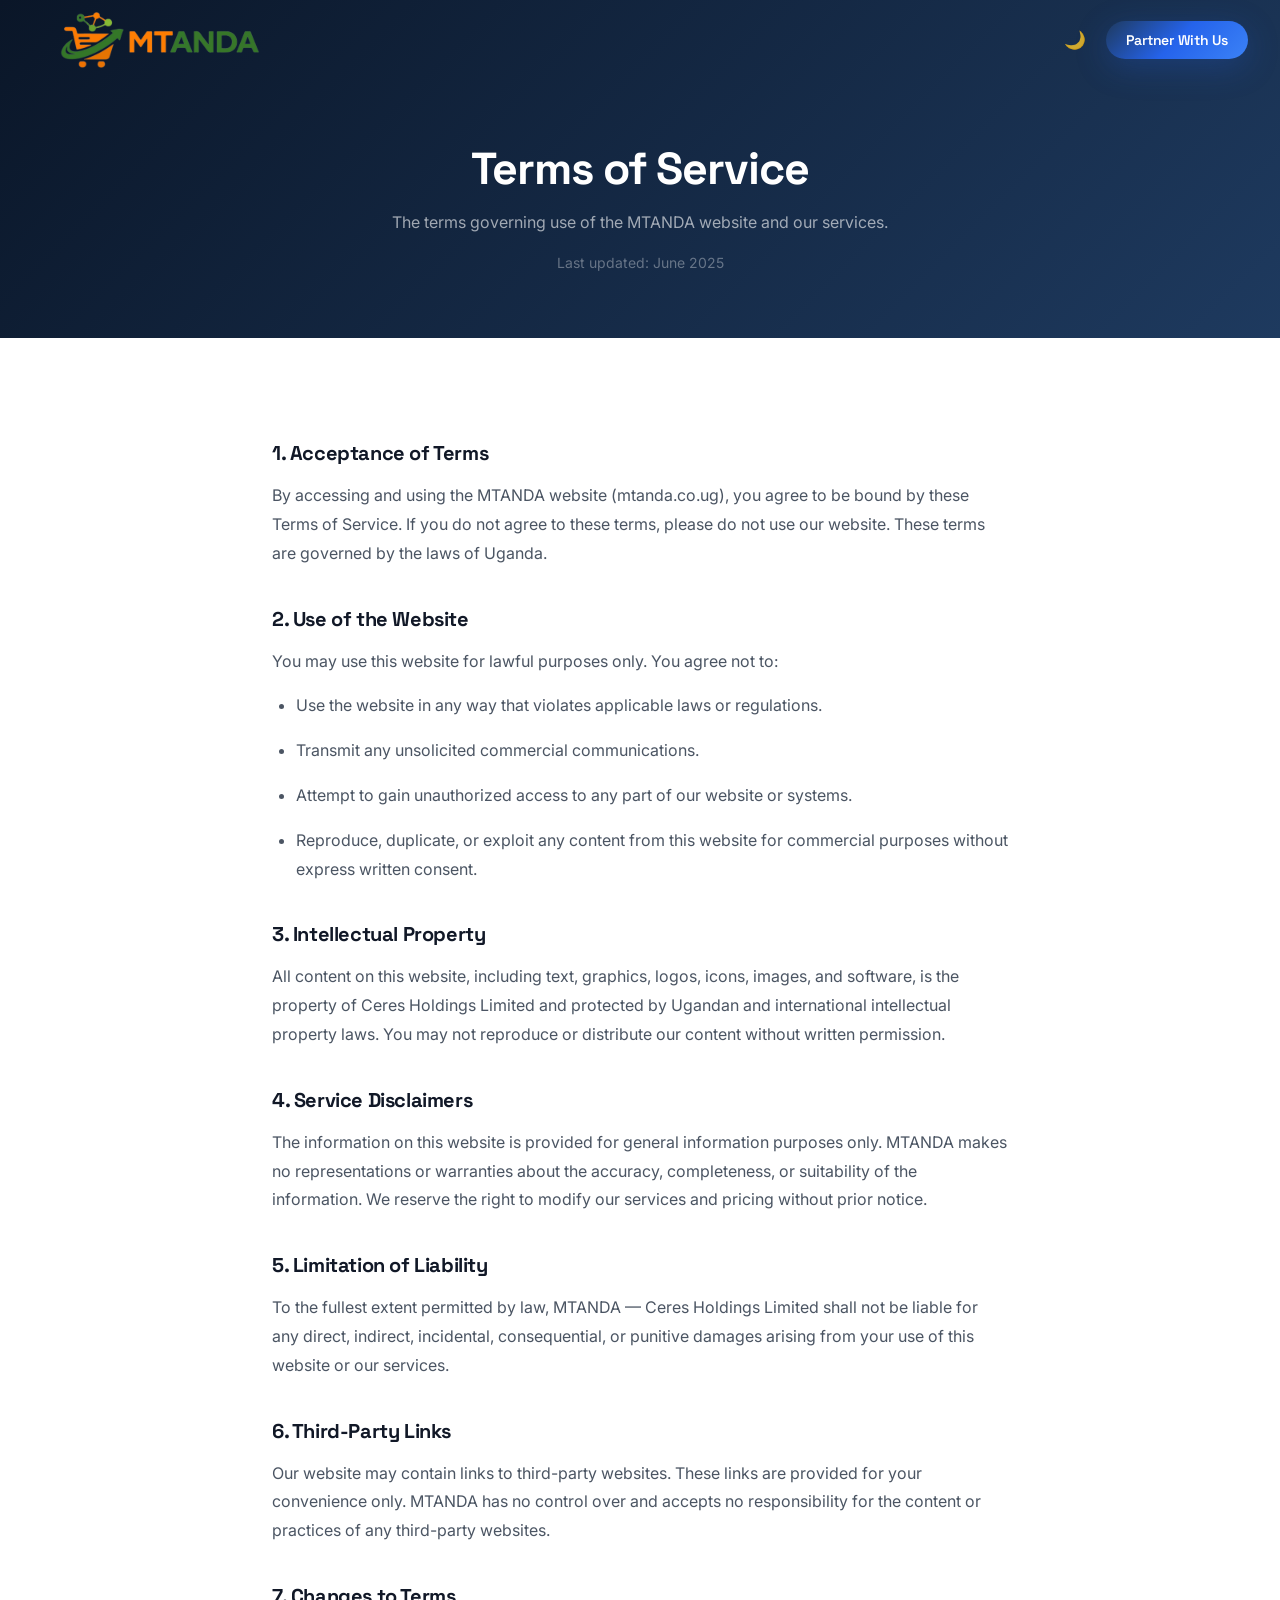
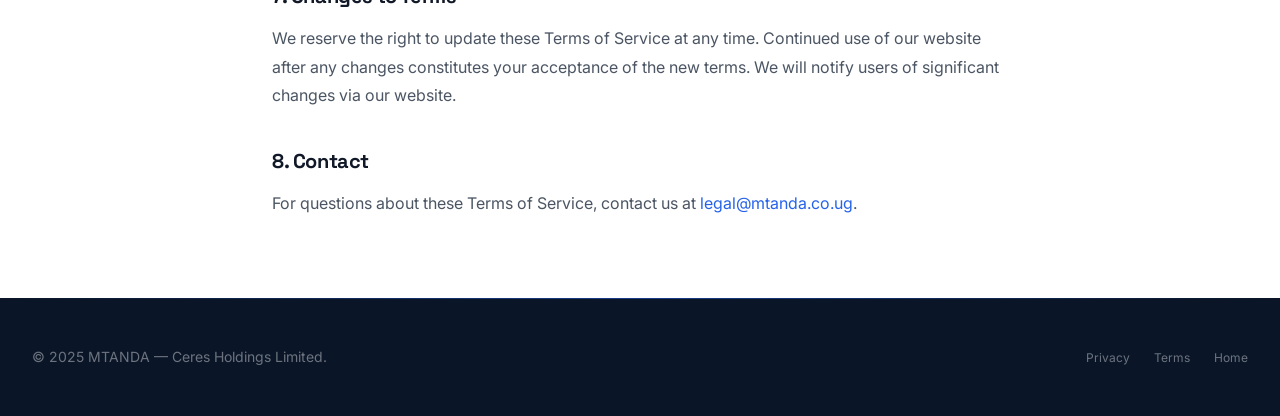
<file: terms.html>
<!DOCTYPE html>
<html lang="en" data-theme="light">
<head>
  <meta charset="UTF-8"/>
  <meta name="viewport" content="width=device-width, initial-scale=1.0"/>
  <title>Terms of Service — MTANDA</title>
  <meta name="description" content="MTANDA Terms of Service — the terms governing use of our website and services."/>
  <meta name="robots" content="index, follow"/>
  <link rel="canonical" href="https://mtanda.co.ug/terms"/>
  <link rel="preconnect" href="https://fonts.googleapis.com"/>
  <link rel="preconnect" href="https://fonts.gstatic.com" crossorigin/>
  <link href="https://fonts.googleapis.com/css2?family=Space+Grotesk:wght@300;400;500;600;700&family=Inter:wght@300;400;500;600;700&display=swap" rel="stylesheet"/>
  <link rel="stylesheet" href="https://cdnjs.cloudflare.com/ajax/libs/font-awesome/6.5.1/css/all.min.css" crossorigin="anonymous"/>
  <link rel="stylesheet" href="css/main.css"/>
  <style>
    .legal-hero { background:var(--gradient-dark); padding:calc(var(--nav-height) + 4rem) 0 4rem; text-align:center; }
    .legal-body { max-width:800px; margin:0 auto; padding:4rem 2rem; }
    .legal-body h2 { font-family:var(--font-display); font-size:var(--text-xl); font-weight:700; margin:2.5rem 0 1rem; color:var(--text-primary); }
    .legal-body p, .legal-body li { font-size:var(--text-base); color:var(--text-secondary); line-height:1.8; margin-bottom:1rem; }
    .legal-body ul { padding-left:1.5rem; }
    .legal-body li { list-style:disc; }
  </style>
</head>
<body>
  <header>
    <nav id="navbar" role="navigation" aria-label="Main navigation">
      <div class="nav-inner">
        <a href="/" class="nav-logo" aria-label="MTANDA Home">
          <img src="img/Mtanda.png" alt="MTANDA Logo" style="height: 144px; width: auto;" />
        </a>
        <div class="nav-actions">
          <button class="theme-toggle" data-theme-toggle aria-label="Toggle dark mode"><span data-theme-icon>🌙</span></button>
          <a href="index.html#contact" class="btn btn-primary btn-sm">Partner With Us</a>
        </div>
      </div>
    </nav>
  </header>

  <div class="legal-hero">
    <div class="container">
      <h1 class="display-md" style="color:white;margin-bottom:1rem;">Terms of Service</h1>
      <p style="color:rgba(255,255,255,0.6);max-width:500px;margin:0 auto;">The terms governing use of the MTANDA website and our services.</p>
      <p style="color:rgba(255,255,255,0.35);margin-top:1rem;font-size:var(--text-sm);">Last updated: June 2025</p>
    </div>
  </div>

  <main class="legal-body">
    <h2>1. Acceptance of Terms</h2>
    <p>By accessing and using the MTANDA website (mtanda.co.ug), you agree to be bound by these Terms of Service. If you do not agree to these terms, please do not use our website. These terms are governed by the laws of Uganda.</p>

    <h2>2. Use of the Website</h2>
    <p>You may use this website for lawful purposes only. You agree not to:</p>
    <ul>
      <li>Use the website in any way that violates applicable laws or regulations.</li>
      <li>Transmit any unsolicited commercial communications.</li>
      <li>Attempt to gain unauthorized access to any part of our website or systems.</li>
      <li>Reproduce, duplicate, or exploit any content from this website for commercial purposes without express written consent.</li>
    </ul>

    <h2>3. Intellectual Property</h2>
    <p>All content on this website, including text, graphics, logos, icons, images, and software, is the property of Ceres Holdings Limited and protected by Ugandan and international intellectual property laws. You may not reproduce or distribute our content without written permission.</p>

    <h2>4. Service Disclaimers</h2>
    <p>The information on this website is provided for general information purposes only. MTANDA makes no representations or warranties about the accuracy, completeness, or suitability of the information. We reserve the right to modify our services and pricing without prior notice.</p>

    <h2>5. Limitation of Liability</h2>
    <p>To the fullest extent permitted by law, MTANDA — Ceres Holdings Limited shall not be liable for any direct, indirect, incidental, consequential, or punitive damages arising from your use of this website or our services.</p>

    <h2>6. Third-Party Links</h2>
    <p>Our website may contain links to third-party websites. These links are provided for your convenience only. MTANDA has no control over and accepts no responsibility for the content or practices of any third-party websites.</p>

    <h2>7. Changes to Terms</h2>
    <p>We reserve the right to update these Terms of Service at any time. Continued use of our website after any changes constitutes your acceptance of the new terms. We will notify users of significant changes via our website.</p>

    <h2>8. Contact</h2>
    <p>For questions about these Terms of Service, contact us at <a href="mailto:legal@mtanda.co.ug" style="color:var(--primary);">legal@mtanda.co.ug</a>.</p>
  </main>

  <footer id="footer" style="padding:3rem 0;">
    <div class="container" style="display:flex;align-items:center;justify-content:space-between;flex-wrap:wrap;gap:1rem;">
      <p style="color:rgba(255,255,255,0.4);font-size:var(--text-sm);">© 2025 MTANDA — Ceres Holdings Limited.</p>
      <div style="display:flex;gap:1.5rem;">
        <a href="privacy.html" style="color:rgba(255,255,255,0.4);font-size:var(--text-xs);">Privacy</a>
        <a href="terms.html" style="color:rgba(255,255,255,0.4);font-size:var(--text-xs);">Terms</a>
        <a href="index.html" style="color:rgba(255,255,255,0.4);font-size:var(--text-xs);">Home</a>
      </div>
    </div>
  </footer>

  <script src="js/main.js" defer></script>
</body>
</html>
</file>
<file: css/main.css>
/* ============================================
   MTANDA Corporate Website — Core Design System
   © 2025 Ceres Holdings Limited
   ============================================ */

/* ── Google Fonts Import ── */
@import url('https://fonts.googleapis.com/css2?family=Space+Grotesk:wght@300;400;500;600;700&family=Inter:wght@300;400;500;600;700;800&display=swap');

/* ── CSS Custom Properties ── */
:root {
  /* Brand Colors */
  --blue-900: #0A1628;
  --blue-800: #0D1F3C;
  --blue-700: #1E3A5F;
  --blue-600: #1D4ED8;
  --blue-500: #2563EB;
  --blue-400: #3B82F6;
  --blue-300: #93C5FD;
  --blue-100: #DBEAFE;
  --blue-50:  #EFF6FF;

  --emerald-900: #064E3B;
  --emerald-700: #047857;
  --emerald-600: #059669;
  --emerald-500: #10B981;
  --emerald-400: #34D399;
  --emerald-100: #D1FAE5;
  --emerald-50:  #ECFDF5;

  --orange-600: #EA580C;
  --orange-500: #F97316;
  --orange-400: #FB923C;
  --orange-100: #FFEDD5;

  --gray-950: #030712;
  --gray-900: #111827;
  --gray-800: #1F2937;
  --gray-700: #374151;
  --gray-600: #4B5563;
  --gray-500: #6B7280;
  --gray-400: #9CA3AF;
  --gray-300: #D1D5DB;
  --gray-200: #E5E7EB;
  --gray-100: #F3F4F6;
  --gray-50:  #F9FAFB;

  /* Semantic tokens */
  --primary:       var(--blue-500);
  --primary-dark:  var(--blue-700);
  --primary-light: var(--blue-300);
  --secondary:     var(--emerald-500);
  --accent:        var(--orange-500);

  /* Backgrounds */
  --bg-primary:   #FFFFFF;
  --bg-secondary: #F8FAFF;
  --bg-tertiary:  #EEF2FF;
  --bg-dark:      var(--blue-900);
  --bg-dark-2:    var(--blue-800);

  /* Text */
  --text-primary:   var(--gray-900);
  --text-secondary: var(--gray-600);
  --text-muted:     var(--gray-400);
  --text-white:     #FFFFFF;
  --text-inverse:   #FFFFFF;

  /* Borders */
  --border-color:  var(--gray-200);
  --border-light:  rgba(255,255,255,0.1);
  --border-focus:  var(--blue-500);

  /* Shadows */
  --shadow-xs:  0 1px 2px rgba(0,0,0,0.05);
  --shadow-sm:  0 2px 8px rgba(0,0,0,0.08);
  --shadow-md:  0 4px 20px rgba(0,0,0,0.10);
  --shadow-lg:  0 8px 40px rgba(0,0,0,0.12);
  --shadow-xl:  0 16px 64px rgba(0,0,0,0.15);
  --shadow-2xl: 0 24px 80px rgba(0,0,0,0.20);
  --shadow-blue: 0 8px 32px rgba(37,99,235,0.25);
  --shadow-emerald: 0 8px 32px rgba(16,185,129,0.25);
  --shadow-glow: 0 0 40px rgba(37,99,235,0.3);

  /* Gradients */
  --gradient-primary: linear-gradient(135deg, #1E3A5F 0%, #2563EB 50%, #3B82F6 100%);
  --gradient-dark:    linear-gradient(135deg, #0A1628 0%, #1E3A5F 100%);
  --gradient-emerald: linear-gradient(135deg, #047857 0%, #10B981 100%);
  --gradient-hero:    linear-gradient(135deg, #0A1628 0%, #0D1F3C 40%, #1E3A5F 100%);
  --gradient-subtle:  linear-gradient(180deg, #FFFFFF 0%, #F8FAFF 100%);
  --gradient-card:    linear-gradient(145deg, rgba(255,255,255,0.9) 0%, rgba(248,250,255,0.8) 100%);
  --gradient-orange:  linear-gradient(135deg, #EA580C 0%, #F97316 100%);
  --gradient-mesh:    radial-gradient(ellipse at 20% 20%, rgba(37,99,235,0.15) 0%, transparent 50%),
                      radial-gradient(ellipse at 80% 80%, rgba(16,185,129,0.10) 0%, transparent 50%),
                      radial-gradient(ellipse at 50% 50%, rgba(249,115,22,0.05) 0%, transparent 60%);

  /* Typography */
  --font-display: 'Space Grotesk', sans-serif;
  --font-body:    'Inter', sans-serif;
  --font-mono:    'JetBrains Mono', monospace;

  /* Font sizes */
  --text-xs:   0.75rem;
  --text-sm:   0.875rem;
  --text-base: 1rem;
  --text-lg:   1.125rem;
  --text-xl:   1.25rem;
  --text-2xl:  1.5rem;
  --text-3xl:  1.875rem;
  --text-4xl:  2.25rem;
  --text-5xl:  3rem;
  --text-6xl:  3.75rem;
  --text-7xl:  4.5rem;
  --text-8xl:  6rem;

  /* Spacing */
  --space-1:  0.25rem;
  --space-2:  0.5rem;
  --space-3:  0.75rem;
  --space-4:  1rem;
  --space-5:  1.25rem;
  --space-6:  1.5rem;
  --space-8:  2rem;
  --space-10: 2.5rem;
  --space-12: 3rem;
  --space-16: 4rem;
  --space-20: 5rem;
  --space-24: 6rem;
  --space-32: 8rem;

  /* Border radius */
  --radius-sm:   6px;
  --radius-md:   12px;
  --radius-lg:   16px;
  --radius-xl:   24px;
  --radius-2xl:  32px;
  --radius-3xl:  48px;
  --radius-full: 9999px;

  /* Transitions */
  --transition-fast:   150ms cubic-bezier(0.4,0,0.2,1);
  --transition-base:   250ms cubic-bezier(0.4,0,0.2,1);
  --transition-slow:   400ms cubic-bezier(0.4,0,0.2,1);
  --transition-spring: 500ms cubic-bezier(0.34,1.56,0.64,1);

  /* Z-index */
  --z-base:    1;
  --z-card:    10;
  --z-nav:     100;
  --z-modal:   200;
  --z-toast:   300;
  --z-loading: 9999;

  /* Layout */
  --container-max: 1280px;
  --container-wide: 1440px;
  --nav-height: 80px;
  --section-padding: clamp(4rem, 8vw, 8rem);
}

/* ── Dark Mode Variables ── */
[data-theme="dark"] {
  --bg-primary:   #0A1628;
  --bg-secondary: #0D1F3C;
  --bg-tertiary:  #1E3A5F;
  --text-primary:   #F1F5F9;
  --text-secondary: #94A3B8;
  --text-muted:     #64748B;
  --border-color:   rgba(255,255,255,0.08);
  --shadow-sm:  0 2px 8px rgba(0,0,0,0.3);
  --shadow-md:  0 4px 20px rgba(0,0,0,0.4);
  --shadow-lg:  0 8px 40px rgba(0,0,0,0.5);
  --gradient-subtle: linear-gradient(180deg, #0A1628 0%, #0D1F3C 100%);
  --gradient-card: linear-gradient(145deg, rgba(30,58,95,0.6) 0%, rgba(13,31,60,0.8) 100%);
}

/* ── Reset & Base ── */
*, *::before, *::after {
  box-sizing: border-box;
  margin: 0;
  padding: 0;
}

html {
  scroll-behavior: smooth;
  -webkit-text-size-adjust: 100%;
  scroll-padding-top: var(--nav-height);
}

body {
  font-family: var(--font-body);
  font-size: var(--text-base);
  line-height: 1.6;
  color: var(--text-primary);
  background: var(--bg-primary);
  overflow-x: hidden;
  transition: background var(--transition-slow), color var(--transition-slow);
  -webkit-font-smoothing: antialiased;
  -moz-osx-font-smoothing: grayscale;
}

img, video {
  max-width: 100%;
  height: auto;
  display: block;
}

a {
  color: inherit;
  text-decoration: none;
}

ul, ol { list-style: none; }
button { cursor: pointer; border: none; background: none; font-family: inherit; }
input, textarea, select { font-family: inherit; }

/* ── Typography ── */
h1, h2, h3, h4, h5, h6 {
  font-family: var(--font-display);
  font-weight: 700;
  line-height: 1.15;
  color: var(--text-primary);
  letter-spacing: -0.02em;
}

.display-xl {
  font-size: clamp(3rem, 8vw, 6rem);
  font-weight: 700;
  letter-spacing: -0.04em;
  line-height: 1.05;
}
.display-lg {
  font-size: clamp(2.25rem, 5vw, 4.5rem);
  font-weight: 700;
  letter-spacing: -0.03em;
  line-height: 1.08;
}
.display-md {
  font-size: clamp(1.75rem, 3.5vw, 3rem);
  font-weight: 700;
  letter-spacing: -0.025em;
  line-height: 1.12;
}
.display-sm {
  font-size: clamp(1.5rem, 2.5vw, 2.25rem);
  font-weight: 600;
  letter-spacing: -0.02em;
}

.text-gradient {
  background: var(--gradient-primary);
  -webkit-background-clip: text;
  -webkit-text-fill-color: transparent;
  background-clip: text;
}
.text-gradient-emerald {
  background: var(--gradient-emerald);
  -webkit-background-clip: text;
  -webkit-text-fill-color: transparent;
  background-clip: text;
}
.text-gradient-orange {
  background: var(--gradient-orange);
  -webkit-background-clip: text;
  -webkit-text-fill-color: transparent;
  background-clip: text;
}

/* ── Layout ── */
.container {
  width: 100%;
  max-width: var(--container-max);
  margin: 0 auto;
  padding: 0 clamp(1rem, 4vw, 2rem);
}
.container-wide {
  width: 100%;
  max-width: var(--container-wide);
  margin: 0 auto;
  padding: 0 clamp(1rem, 4vw, 2rem);
}

.section {
  padding: var(--section-padding) 0;
}
.section-sm { padding: clamp(3rem, 5vw, 5rem) 0; }

.grid-2 { display: grid; grid-template-columns: repeat(2, 1fr); gap: var(--space-8); }
.grid-3 { display: grid; grid-template-columns: repeat(3, 1fr); gap: var(--space-6); }
.grid-4 { display: grid; grid-template-columns: repeat(4, 1fr); gap: var(--space-6); }

/* ── Buttons ── */
.btn {
  display: inline-flex;
  align-items: center;
  gap: var(--space-2);
  padding: 0.875rem 2rem;
  border-radius: var(--radius-full);
  font-family: var(--font-display);
  font-size: var(--text-base);
  font-weight: 600;
  letter-spacing: -0.01em;
  transition: all var(--transition-spring);
  position: relative;
  overflow: hidden;
  white-space: nowrap;
}
.btn::before {
  content: '';
  position: absolute;
  inset: 0;
  background: rgba(255,255,255,0.1);
  opacity: 0;
  transition: opacity var(--transition-fast);
}
.btn:hover::before { opacity: 1; }

.btn-primary {
  background: var(--gradient-primary);
  color: white;
  box-shadow: var(--shadow-blue);
}
.btn-primary:hover {
  transform: translateY(-2px);
  box-shadow: 0 12px 40px rgba(37,99,235,0.4);
}
.btn-primary:active { transform: translateY(0); }

.btn-secondary {
  background: rgba(255,255,255,0.1);
  color: white;
  border: 1px solid rgba(255,255,255,0.2);
  backdrop-filter: blur(10px);
}
.btn-secondary:hover {
  background: rgba(255,255,255,0.2);
  transform: translateY(-2px);
  border-color: rgba(255,255,255,0.4);
}

.btn-outline {
  background: transparent;
  color: var(--primary);
  border: 2px solid var(--primary);
}
.btn-outline:hover {
  background: var(--primary);
  color: white;
  transform: translateY(-2px);
  box-shadow: var(--shadow-blue);
}

.btn-emerald {
  background: var(--gradient-emerald);
  color: white;
  box-shadow: var(--shadow-emerald);
}
.btn-emerald:hover {
  transform: translateY(-2px);
  box-shadow: 0 12px 40px rgba(16,185,129,0.4);
}

.btn-orange {
  background: var(--gradient-orange);
  color: white;
}
.btn-orange:hover {
  transform: translateY(-2px);
  box-shadow: 0 12px 40px rgba(249,115,22,0.4);
}

.btn-sm {
  padding: 0.5rem 1.25rem;
  font-size: var(--text-sm);
}
.btn-lg {
  padding: 1.125rem 2.5rem;
  font-size: var(--text-lg);
}

.btn-icon {
  width: 48px;
  height: 48px;
  padding: 0;
  justify-content: center;
  border-radius: var(--radius-full);
}

/* ── Cards ── */
.card {
  background: var(--gradient-card);
  border: 1px solid var(--border-color);
  border-radius: var(--radius-xl);
  padding: var(--space-8);
  box-shadow: var(--shadow-sm);
  transition: all var(--transition-slow);
  position: relative;
  overflow: hidden;
}
.card::before {
  content: '';
  position: absolute;
  top: 0;
  left: 0;
  right: 0;
  height: 3px;
  background: var(--gradient-primary);
  opacity: 0;
  transition: opacity var(--transition-base);
}
.card:hover {
  transform: translateY(-6px);
  box-shadow: var(--shadow-xl);
  border-color: rgba(37,99,235,0.2);
}
.card:hover::before { opacity: 1; }

.card-glass {
  background: rgba(255,255,255,0.08);
  backdrop-filter: blur(20px);
  -webkit-backdrop-filter: blur(20px);
  border: 1px solid rgba(255,255,255,0.12);
  border-radius: var(--radius-xl);
  box-shadow: 0 8px 32px rgba(0,0,0,0.2);
}

/* ── Section Headers ── */
.section-tag {
  display: inline-flex;
  align-items: center;
  gap: var(--space-2);
  padding: 0.375rem 1rem;
  background: var(--blue-50);
  border: 1px solid var(--blue-100);
  border-radius: var(--radius-full);
  font-family: var(--font-display);
  font-size: var(--text-xs);
  font-weight: 600;
  color: var(--primary);
  text-transform: uppercase;
  letter-spacing: 0.08em;
  margin-bottom: var(--space-4);
}
[data-theme="dark"] .section-tag {
  background: rgba(37,99,235,0.15);
  border-color: rgba(37,99,235,0.3);
}

.section-header {
  text-align: center;
  max-width: 720px;
  margin: 0 auto var(--space-16);
}
.section-header p {
  font-size: var(--text-lg);
  color: var(--text-secondary);
  line-height: 1.7;
  margin-top: var(--space-4);
}

/* ── Badge ── */
.badge {
  display: inline-flex;
  align-items: center;
  gap: 6px;
  padding: 4px 12px;
  border-radius: var(--radius-full);
  font-size: var(--text-xs);
  font-weight: 600;
}
.badge-blue    { background: var(--blue-50);    color: var(--blue-600);    border: 1px solid var(--blue-100); }
.badge-emerald { background: var(--emerald-50); color: var(--emerald-600); border: 1px solid var(--emerald-100); }
.badge-orange  { background: var(--orange-100); color: var(--orange-600);  border: 1px solid rgba(249,115,22,0.2); }

/* ── Divider ── */
.divider {
  width: 60px;
  height: 4px;
  border-radius: var(--radius-full);
  background: var(--gradient-primary);
  margin: var(--space-4) auto;
}

/* ── Glassmorphism ── */
.glass {
  background: rgba(255,255,255,0.06);
  backdrop-filter: blur(24px);
  -webkit-backdrop-filter: blur(24px);
  border: 1px solid rgba(255,255,255,0.1);
}

/* ── Utilities ── */
.flex           { display: flex; }
.flex-col       { flex-direction: column; }
.items-center   { align-items: center; }
.items-start    { align-items: flex-start; }
.justify-center { justify-content: center; }
.justify-between{ justify-content: space-between; }
.gap-4          { gap: var(--space-4); }
.gap-6          { gap: var(--space-6); }
.gap-8          { gap: var(--space-8); }
.text-center    { text-align: center; }
.text-left      { text-align: left; }
.relative       { position: relative; }
.overflow-hidden{ overflow: hidden; }
.w-full         { width: 100%; }
.sr-only        { position: absolute; width: 1px; height: 1px; padding: 0; margin: -1px; overflow: hidden; clip: rect(0,0,0,0); white-space: nowrap; border: 0; }

/* ── Focus styles ── */
:focus-visible {
  outline: 2px solid var(--primary);
  outline-offset: 3px;
  border-radius: 4px;
}

/* ── Selection ── */
::selection {
  background: rgba(37,99,235,0.2);
  color: var(--text-primary);
}

/* ── Scrollbar ── */
::-webkit-scrollbar { width: 6px; }
::-webkit-scrollbar-track { background: var(--bg-secondary); }
::-webkit-scrollbar-thumb { background: var(--gray-300); border-radius: 3px; }
::-webkit-scrollbar-thumb:hover { background: var(--primary); }

/* ── Loading Screen ── */
#loading-screen {
  position: fixed;
  inset: 0;
  background: var(--blue-900);
  z-index: var(--z-loading);
  display: flex;
  flex-direction: column;
  align-items: center;
  justify-content: center;
  gap: var(--space-6);
  transition: opacity 0.5s ease, visibility 0.5s ease;
}
#loading-screen.hidden {
  opacity: 0;
  visibility: hidden;
  pointer-events: none;
}
.loader-logo {
  font-family: var(--font-display);
  font-size: 2rem;
  font-weight: 700;
  color: white;
  letter-spacing: -0.04em;
}
.loader-bar {
  width: 200px;
  height: 3px;
  background: rgba(255,255,255,0.15);
  border-radius: var(--radius-full);
  overflow: hidden;
}
.loader-progress {
  height: 100%;
  background: var(--gradient-primary);
  border-radius: var(--radius-full);
  animation: loadProgress 1.5s ease-in-out forwards;
}
@keyframes loadProgress {
  0%   { width: 0%; }
  60%  { width: 70%; }
  100% { width: 100%; }
}

/* ── Navigation ── */
#navbar {
  position: fixed;
  top: 0;
  left: 0;
  right: 0;
  height: var(--nav-height);
  z-index: var(--z-nav);
  transition: all var(--transition-slow);
}
#navbar .nav-inner {
  display: flex;
  align-items: center;
  justify-content: space-between;
  height: 100%;
  padding: 0 clamp(1rem, 4vw, 2rem);
  max-width: var(--container-wide);
  margin: 0 auto;
}
#navbar.scrolled {
  background: rgba(255,255,255,0.95);
  backdrop-filter: blur(20px);
  -webkit-backdrop-filter: blur(20px);
  box-shadow: var(--shadow-md);
  border-bottom: 1px solid var(--border-color);
}
[data-theme="dark"] #navbar.scrolled {
  background: rgba(10,22,40,0.95);
  border-bottom-color: rgba(255,255,255,0.08);
}

.nav-logo {
  display: flex;
  align-items: center;
  gap: var(--space-2);
  text-decoration: none;
}
.nav-logo-mark {
  width: 40px;
  height: 40px;
  background: var(--gradient-primary);
  border-radius: var(--radius-md);
  display: flex;
  align-items: center;
  justify-content: center;
  font-family: var(--font-display);
  font-weight: 700;
  font-size: 1rem;
  color: white;
  letter-spacing: -0.02em;
}
.nav-logo-text {
  font-family: var(--font-display);
  font-size: 1.375rem;
  font-weight: 700;
  color: white;
  letter-spacing: -0.04em;
  transition: color var(--transition-base);
}
#navbar.scrolled .nav-logo-text { color: var(--blue-900); }
[data-theme="dark"] #navbar.scrolled .nav-logo-text { color: white; }
.nav-logo-sub {
  font-size: 0.65rem;
  font-weight: 400;
  opacity: 0.7;
  letter-spacing: 0.05em;
  display: block;
  line-height: 1;
  margin-top: 1px;
  font-family: var(--font-body);
}

.nav-menu {
  display: flex;
  align-items: center;
  gap: var(--space-1);
}

.nav-item { position: relative; }
.nav-link {
  display: flex;
  align-items: center;
  gap: 4px;
  padding: 0.5rem 0.875rem;
  font-family: var(--font-display);
  font-size: var(--text-sm);
  font-weight: 500;
  color: rgba(255,255,255,0.85);
  border-radius: var(--radius-md);
  transition: all var(--transition-base);
  letter-spacing: -0.01em;
}
.nav-link:hover { color: white; background: rgba(255,255,255,0.1); }
.nav-link .chevron {
  width: 14px;
  height: 14px;
  transition: transform var(--transition-base);
}
.nav-item:hover .chevron { transform: rotate(180deg); }

#navbar.scrolled .nav-link { color: var(--gray-700); }
#navbar.scrolled .nav-link:hover { color: var(--primary); background: var(--blue-50); }
[data-theme="dark"] #navbar.scrolled .nav-link { color: var(--gray-300); }
[data-theme="dark"] #navbar.scrolled .nav-link:hover { color: white; background: rgba(255,255,255,0.08); }

/* Mega Menu */
.mega-menu {
  position: absolute;
  top: 100%;
  left: 50%;
  transform: translateX(-50%);
  margin-top: 0.5rem;
  background: white;
  border: 1px solid var(--border-color);
  border-radius: var(--radius-xl);
  box-shadow: var(--shadow-2xl);
  padding: var(--space-6);
  opacity: 0;
  visibility: hidden;
  transition: all var(--transition-base);
  min-width: 520px;
  z-index: 999;
}
/* Bridge the gap to prevent dropdown from closing */
.mega-menu::before {
  content: '';
  position: absolute;
  top: -1.5rem;
  left: -2rem;
  right: -2rem;
  height: 2rem;
  background: transparent;
}
[data-theme="dark"] .mega-menu {
  background: var(--blue-800);
  border-color: rgba(255,255,255,0.08);
}
.nav-item:hover .mega-menu {
  opacity: 1;
  visibility: visible;
}
.mega-menu-grid {
  display: grid;
  grid-template-columns: repeat(3, 1fr);
  gap: var(--space-4);
}
.mega-link {
  display: flex;
  align-items: flex-start;
  gap: var(--space-3);
  padding: var(--space-3);
  border-radius: var(--radius-md);
  transition: all var(--transition-base);
  cursor: pointer;
}
.mega-link:hover { background: var(--blue-50); }
[data-theme="dark"] .mega-link:hover { background: rgba(255,255,255,0.05); }
.mega-link-icon {
  width: 36px;
  height: 36px;
  border-radius: var(--radius-sm);
  display: flex;
  align-items: center;
  justify-content: center;
  font-size: 1rem;
  flex-shrink: 0;
}
.mega-link-text strong {
  display: block;
  font-family: var(--font-display);
  font-size: var(--text-sm);
  font-weight: 600;
  color: var(--text-primary);
  margin-bottom: 2px;
}
.mega-link-text span {
  font-size: var(--text-xs);
  color: var(--text-secondary);
}

.nav-actions {
  display: flex;
  align-items: center;
  gap: var(--space-3);
}

.nav-btn-ghost {
  display: flex;
  align-items: center;
  gap: 6px;
  padding: 0.375rem 0.75rem;
  border-radius: var(--radius-md);
  font-size: var(--text-sm);
  font-weight: 500;
  color: rgba(255,255,255,0.8);
  cursor: pointer;
  transition: all var(--transition-base);
}
.nav-btn-ghost:hover { background: rgba(255,255,255,0.1); color: white; }
#navbar.scrolled .nav-btn-ghost { color: var(--gray-600); }
#navbar.scrolled .nav-btn-ghost:hover { background: var(--gray-100); color: var(--gray-900); }
[data-theme="dark"] #navbar.scrolled .nav-btn-ghost { color: var(--gray-400); }
[data-theme="dark"] #navbar.scrolled .nav-btn-ghost:hover { background: rgba(255,255,255,0.08); color: white; }

.theme-toggle {
  width: 38px;
  height: 38px;
  border-radius: var(--radius-full);
  display: flex;
  align-items: center;
  justify-content: center;
  cursor: pointer;
  transition: all var(--transition-base);
  font-size: 1.1rem;
  color: rgba(255,255,255,0.8);
}
.theme-toggle:hover { background: rgba(255,255,255,0.1); color: white; }
#navbar.scrolled .theme-toggle { color: var(--gray-600); }
#navbar.scrolled .theme-toggle:hover { background: var(--gray-100); color: var(--gray-900); }

/* Mobile menu button */
.mobile-menu-btn {
  display: none;
  width: 40px;
  height: 40px;
  align-items: center;
  justify-content: center;
  border-radius: var(--radius-md);
  cursor: pointer;
  transition: all var(--transition-base);
  flex-direction: column;
  gap: 5px;
}
.hamburger-line {
  width: 22px;
  height: 2px;
  background: white;
  border-radius: 2px;
  transition: all var(--transition-base);
  transform-origin: center;
}
#navbar.scrolled .hamburger-line { background: var(--gray-700); }
.mobile-menu-btn.active .hamburger-line:nth-child(1) { transform: rotate(45deg) translate(5px, 5px); }
.mobile-menu-btn.active .hamburger-line:nth-child(2) { opacity: 0; }
.mobile-menu-btn.active .hamburger-line:nth-child(3) { transform: rotate(-45deg) translate(5px, -5px); }

/* Mobile Menu */
#mobile-menu {
  position: fixed;
  top: var(--nav-height);
  left: 0;
  right: 0;
  bottom: 0;
  background: var(--blue-900);
  z-index: calc(var(--z-nav) - 1);
  padding: var(--space-8) clamp(1rem, 4vw, 2rem);
  display: flex;
  flex-direction: column;
  gap: var(--space-2);
  transform: translateX(100%);
  transition: transform var(--transition-slow);
  overflow-y: auto;
}
[data-theme="dark"] #mobile-menu { background: var(--gray-950); }
#mobile-menu.open { transform: translateX(0); }
.mobile-nav-link {
  display: block;
  padding: var(--space-4);
  border-radius: var(--radius-lg);
  font-family: var(--font-display);
  font-size: var(--text-lg);
  font-weight: 600;
  color: rgba(255,255,255,0.85);
  transition: all var(--transition-base);
  border-bottom: 1px solid rgba(255,255,255,0.06);
}
.mobile-nav-link:hover { color: white; background: rgba(255,255,255,0.08); }

/* Scroll Progress */
#scroll-progress {
  position: fixed;
  top: var(--nav-height);
  left: 0;
  height: 3px;
  background: var(--gradient-primary);
  z-index: calc(var(--z-nav) - 1);
  transition: width 50ms linear;
}

/* ── Hero Section ── */
#hero {
  min-height: 100vh;
  background: var(--gradient-hero);
  position: relative;
  display: flex;
  align-items: center;
  overflow: hidden;
  padding-top: var(--nav-height);
}
#hero-canvas {
  position: absolute;
  inset: 0;
  pointer-events: none;
}
.hero-bg-gradient {
  position: absolute;
  inset: 0;
  background: var(--gradient-mesh);
  pointer-events: none;
}
.hero-blob {
  position: absolute;
  border-radius: 50%;
  filter: blur(80px);
  pointer-events: none;
  animation: floatBlob 8s ease-in-out infinite;
}
.hero-blob-1 {
  width: 600px; height: 600px;
  background: radial-gradient(circle, rgba(37,99,235,0.3) 0%, transparent 70%);
  top: -100px; left: -200px;
  animation-delay: 0s;
}
.hero-blob-2 {
  width: 500px; height: 500px;
  background: radial-gradient(circle, rgba(16,185,129,0.2) 0%, transparent 70%);
  bottom: -100px; right: -150px;
  animation-delay: -3s;
}
.hero-blob-3 {
  width: 300px; height: 300px;
  background: radial-gradient(circle, rgba(249,115,22,0.15) 0%, transparent 70%);
  top: 50%; right: 20%;
  animation-delay: -6s;
}
@keyframes floatBlob {
  0%, 100% { transform: translate(0, 0) scale(1); }
  33%       { transform: translate(20px, -30px) scale(1.05); }
  66%       { transform: translate(-15px, 15px) scale(0.95); }
}

.hero-content {
  position: relative;
  z-index: 2;
  width: 100%;
}
.hero-inner {
  display: grid;
  grid-template-columns: 1fr 1fr;
  gap: var(--space-16);
  align-items: center;
  min-height: calc(100vh - var(--nav-height));
  padding: var(--space-16) 0;
}
.hero-badge {
  display: inline-flex;
  align-items: center;
  gap: var(--space-2);
  padding: 0.5rem 1.25rem;
  background: rgba(255,255,255,0.08);
  border: 1px solid rgba(255,255,255,0.15);
  border-radius: var(--radius-full);
  font-size: var(--text-sm);
  font-weight: 500;
  color: rgba(255,255,255,0.9);
  margin-bottom: var(--space-8);
  backdrop-filter: blur(10px);
}
.hero-badge-dot {
  width: 8px; height: 8px;
  border-radius: 50%;
  background: var(--emerald-400);
  animation: pulse 2s ease-in-out infinite;
}
@keyframes pulse {
  0%, 100% { opacity: 1; transform: scale(1); }
  50%       { opacity: 0.5; transform: scale(0.8); }
}

.hero-headline {
  font-family: var(--font-display);
  font-size: clamp(2.75rem, 6vw, 5.5rem);
  font-weight: 700;
  color: white;
  line-height: 1.08;
  letter-spacing: -0.04em;
  margin-bottom: var(--space-8);
}
.hero-headline .line { display: block; overflow: hidden; }
.hero-headline .word { display: inline-block; }
.hero-headline .accent { color: var(--orange-400); }
.hero-headline .emerald { color: var(--emerald-400); }

.hero-subtitle {
  font-size: clamp(1rem, 1.8vw, 1.25rem);
  color: rgba(255,255,255,0.7);
  line-height: 1.7;
  max-width: 520px;
  margin-bottom: var(--space-10);
}

.hero-actions {
  display: flex;
  align-items: center;
  gap: var(--space-4);
  flex-wrap: wrap;
  margin-bottom: var(--space-12);
}

.hero-stats {
  display: flex;
  align-items: center;
  gap: var(--space-8);
  border-top: 1px solid rgba(255,255,255,0.1);
  padding-top: var(--space-8);
}
.hero-stat-item { text-align: center; }
.hero-stat-number {
  font-family: var(--font-display);
  font-size: clamp(1.5rem, 3vw, 2rem);
  font-weight: 700;
  color: white;
  letter-spacing: -0.03em;
}
.hero-stat-label {
  font-size: var(--text-xs);
  color: rgba(255,255,255,0.5);
  margin-top: 2px;
  letter-spacing: 0.05em;
  text-transform: uppercase;
}
.hero-stat-divider {
  width: 1px;
  height: 40px;
  background: rgba(255,255,255,0.15);
}

/* Hero Visual */
.hero-visual {
  position: relative;
  display: flex;
  align-items: center;
  justify-content: center;
}
.hero-map-container {
  width: 100%;
  max-width: 480px;
  position: relative;
}
.hero-card-float {
  position: absolute;
  background: rgba(255,255,255,0.08);
  backdrop-filter: blur(20px);
  border: 1px solid rgba(255,255,255,0.12);
  border-radius: var(--radius-xl);
  padding: var(--space-4) var(--space-5);
  display: flex;
  align-items: center;
  gap: var(--space-3);
  color: white;
  animation: floatCard 6s ease-in-out infinite;
  box-shadow: 0 8px 32px rgba(0,0,0,0.3);
}
.hero-card-float:nth-child(2) { animation-delay: -2s; }
.hero-card-float:nth-child(3) { animation-delay: -4s; }
@keyframes floatCard {
  0%, 100% { transform: translateY(0px); }
  50%       { transform: translateY(-12px); }
}
.float-card-icon {
  width: 40px; height: 40px;
  border-radius: var(--radius-md);
  display: flex;
  align-items: center;
  justify-content: center;
  font-size: 1.25rem;
  flex-shrink: 0;
}
.float-card-label { font-size: var(--text-xs); opacity: 0.7; }
.float-card-value { font-family: var(--font-display); font-weight: 700; font-size: var(--text-sm); }

/* ── Trusted By ── */
#trusted-by {
  padding: var(--space-16) 0;
  background: var(--bg-secondary);
  border-bottom: 1px solid var(--border-color);
}
.trusted-label {
  text-align: center;
  font-size: var(--text-sm);
  font-weight: 500;
  color: var(--text-muted);
  text-transform: uppercase;
  letter-spacing: 0.1em;
  margin-bottom: var(--space-8);
}
.logos-track {
  display: flex;
  align-items: center;
  gap: var(--space-12);
  animation: scrollLogos 30s linear infinite;
  width: max-content;
}
.logos-track:hover { animation-play-state: paused; }
.logos-wrapper {
  overflow: hidden;
  mask-image: linear-gradient(to right, transparent, black 10%, black 90%, transparent);
  -webkit-mask-image: linear-gradient(to right, transparent, black 10%, black 90%, transparent);
}
.logo-item {
  display: flex;
  align-items: center;
  gap: 10px;
  padding: 0.75rem 1.5rem;
  background: white;
  border: 1px solid var(--border-color);
  border-radius: var(--radius-lg);
  font-family: var(--font-display);
  font-weight: 700;
  font-size: var(--text-sm);
  color: var(--gray-600);
  white-space: nowrap;
  box-shadow: var(--shadow-xs);
  transition: all var(--transition-base);
  flex-shrink: 0;
}
[data-theme="dark"] .logo-item {
  background: var(--bg-tertiary);
  border-color: rgba(255,255,255,0.08);
  color: var(--gray-300);
}
.logo-item:hover { border-color: var(--primary); color: var(--primary); box-shadow: var(--shadow-blue); transform: translateY(-2px); }
.logo-icon { font-size: 1.25rem; }
@keyframes scrollLogos {
  0%   { transform: translateX(0); }
  100% { transform: translateX(-50%); }
}

/* ── About Section ── */
#about {
  background: var(--bg-primary);
}
.about-grid {
  display: grid;
  grid-template-columns: 1fr 1fr;
  gap: clamp(3rem, 6vw, 6rem);
  align-items: center;
}
.about-tag-line {
  font-size: var(--text-lg);
  font-weight: 600;
  color: var(--primary);
  font-family: var(--font-display);
}
.about-story {
  font-size: var(--text-lg);
  color: var(--text-secondary);
  line-height: 1.8;
  margin-bottom: var(--space-8);
}
.about-values {
  display: grid;
  grid-template-columns: 1fr 1fr;
  gap: var(--space-4);
  margin-bottom: var(--space-10);
}
.value-card {
  padding: var(--space-5);
  border-radius: var(--radius-lg);
  border: 1px solid var(--border-color);
  background: var(--bg-secondary);
  transition: all var(--transition-slow);
}
.value-card:hover {
  border-color: var(--primary);
  box-shadow: var(--shadow-blue);
  transform: translateY(-3px);
}
[data-theme="dark"] .value-card {
  background: var(--bg-secondary);
  border-color: rgba(255,255,255,0.06);
}
.value-icon { font-size: 1.5rem; margin-bottom: var(--space-2); }
.value-title {
  font-family: var(--font-display);
  font-weight: 600;
  font-size: var(--text-sm);
  color: var(--text-primary);
  margin-bottom: 4px;
}
.value-desc { font-size: var(--text-xs); color: var(--text-secondary); line-height: 1.5; }

/* Timeline */
.timeline {
  position: relative;
  padding-left: var(--space-10);
}
.timeline::before {
  content: '';
  position: absolute;
  left: 12px;
  top: 0;
  bottom: 0;
  width: 2px;
  background: linear-gradient(to bottom, var(--primary), var(--secondary), var(--accent));
}
.timeline-item {
  position: relative;
  margin-bottom: var(--space-8);
}
.timeline-dot {
  position: absolute;
  left: calc(-2.5rem - 6px);
  top: 4px;
  width: 14px;
  height: 14px;
  border-radius: 50%;
  background: var(--primary);
  border: 3px solid var(--bg-primary);
  box-shadow: 0 0 0 3px rgba(37,99,235,0.2);
  transition: all var(--transition-base);
}
.timeline-item:hover .timeline-dot {
  background: var(--secondary);
  box-shadow: 0 0 0 5px rgba(16,185,129,0.2);
  transform: scale(1.3);
}
.timeline-year {
  font-family: var(--font-display);
  font-size: var(--text-xs);
  font-weight: 700;
  color: var(--primary);
  text-transform: uppercase;
  letter-spacing: 0.08em;
  margin-bottom: 4px;
}
.timeline-title {
  font-family: var(--font-display);
  font-weight: 600;
  font-size: var(--text-base);
  color: var(--text-primary);
  margin-bottom: 4px;
}
.timeline-desc { font-size: var(--text-sm); color: var(--text-secondary); line-height: 1.6; }

/* ── Statistics ── */
#statistics {
  background: var(--gradient-dark);
  position: relative;
  overflow: hidden;
}
#statistics::before {
  content: '';
  position: absolute;
  inset: 0;
  background: var(--gradient-mesh);
  pointer-events: none;
}
.stats-grid {
  display: grid;
  grid-template-columns: repeat(3, 1fr);
  gap: var(--space-px, 1px);
  border: 1px solid rgba(255,255,255,0.1);
  border-radius: var(--radius-2xl);
  overflow: hidden;
  position: relative;
}
.stat-item {
  padding: var(--space-10);
  text-align: center;
  border-right: 1px solid rgba(255,255,255,0.08);
  border-bottom: 1px solid rgba(255,255,255,0.08);
  position: relative;
  transition: all var(--transition-slow);
  background: rgba(255,255,255,0.02);
}
.stat-item:hover { background: rgba(255,255,255,0.06); }
.stat-item:nth-child(3n) { border-right: none; }
.stat-icon {
  width: 48px; height: 48px;
  border-radius: var(--radius-md);
  display: flex;
  align-items: center;
  justify-content: center;
  font-size: 1.5rem;
  margin: 0 auto var(--space-4);
  background: rgba(255,255,255,0.06);
  border: 1px solid rgba(255,255,255,0.1);
}
.stat-number {
  font-family: var(--font-display);
  font-size: clamp(2.5rem, 5vw, 4rem);
  font-weight: 700;
  color: white;
  letter-spacing: -0.04em;
  line-height: 1;
}
.stat-suffix { color: var(--orange-400); }
.stat-label {
  font-size: var(--text-sm);
  color: rgba(255,255,255,0.55);
  margin-top: var(--space-2);
  letter-spacing: 0.02em;
}
.stat-sub {
  font-size: var(--text-xs);
  color: rgba(255,255,255,0.3);
  margin-top: 4px;
}

/* ── Services ── */
#services {
  background: var(--bg-secondary);
}
.services-grid {
  display: grid;
  grid-template-columns: repeat(auto-fill, minmax(300px, 1fr));
  gap: var(--space-6);
}
.service-card {
  background: var(--bg-primary);
  border: 1px solid var(--border-color);
  border-radius: var(--radius-xl);
  padding: var(--space-8);
  cursor: pointer;
  transition: all var(--transition-slow);
  position: relative;
  overflow: hidden;
  group: true;
}
[data-theme="dark"] .service-card {
  background: var(--bg-secondary);
  border-color: rgba(255,255,255,0.06);
}
.service-card::after {
  content: '';
  position: absolute;
  bottom: 0; left: 0; right: 0;
  height: 4px;
  border-radius: 0 0 var(--radius-xl) var(--radius-xl);
  transform: scaleX(0);
  transition: transform var(--transition-slow);
}
.service-card:hover::after { transform: scaleX(1); }
.service-card:hover {
  transform: translateY(-8px);
  box-shadow: var(--shadow-xl);
  border-color: transparent;
}

.service-card-1::after { background: var(--gradient-primary); }
.service-card-2::after { background: var(--gradient-emerald); }
.service-card-3::after { background: var(--gradient-orange); }
.service-card-4::after { background: linear-gradient(135deg, #7C3AED, #A78BFA); }
.service-card-5::after { background: linear-gradient(135deg, #DB2777, #F472B6); }
.service-card-6::after { background: linear-gradient(135deg, #D97706, #FCD34D); }
.service-card-7::after { background: var(--gradient-primary); }
.service-card-8::after { background: var(--gradient-emerald); }
.service-card-9::after { background: var(--gradient-orange); }
.service-card-10::after { background: linear-gradient(135deg, #7C3AED, #A78BFA); }

.service-icon-wrap {
  width: 64px; height: 64px;
  border-radius: var(--radius-lg);
  display: flex;
  align-items: center;
  justify-content: center;
  font-size: 1.75rem;
  margin-bottom: var(--space-5);
  transition: all var(--transition-spring);
}
.service-card:hover .service-icon-wrap {
  transform: scale(1.1) rotate(-5deg);
}
.service-title {
  font-family: var(--font-display);
  font-size: var(--text-lg);
  font-weight: 700;
  color: var(--text-primary);
  margin-bottom: var(--space-2);
  letter-spacing: -0.02em;
}
.service-desc {
  font-size: var(--text-sm);
  color: var(--text-secondary);
  line-height: 1.6;
  margin-bottom: var(--space-5);
}
.service-tags {
  display: flex;
  flex-wrap: wrap;
  gap: var(--space-2);
  margin-bottom: var(--space-5);
}
.service-tag {
  padding: 3px 10px;
  border-radius: var(--radius-full);
  font-size: 11px;
  font-weight: 500;
  background: var(--blue-50);
  color: var(--blue-600);
  border: 1px solid var(--blue-100);
}
[data-theme="dark"] .service-tag {
  background: rgba(37,99,235,0.1);
  border-color: rgba(37,99,235,0.2);
  color: var(--blue-300);
}
.service-cta {
  display: flex;
  align-items: center;
  gap: var(--space-2);
  font-family: var(--font-display);
  font-size: var(--text-sm);
  font-weight: 600;
  color: var(--primary);
  transition: gap var(--transition-base);
}
.service-card:hover .service-cta { gap: var(--space-3); }

/* ── Industries ── */
#industries { background: var(--bg-primary); }
.industries-grid {
  display: grid;
  grid-template-columns: repeat(auto-fill, minmax(200px, 1fr));
  gap: var(--space-5);
}
.industry-card {
  border-radius: var(--radius-xl);
  padding: var(--space-6) var(--space-5);
  text-align: center;
  cursor: pointer;
  transition: all var(--transition-slow);
  border: 1px solid var(--border-color);
  background: var(--bg-secondary);
  position: relative;
  overflow: hidden;
}
[data-theme="dark"] .industry-card {
  background: var(--bg-secondary);
  border-color: rgba(255,255,255,0.06);
}
.industry-card::before {
  content: '';
  position: absolute;
  inset: 0;
  opacity: 0;
  transition: opacity var(--transition-slow);
}
.industry-card:hover {
  transform: translateY(-6px);
  box-shadow: var(--shadow-xl);
  border-color: transparent;
}
.industry-card:hover::before { opacity: 1; }
.industry-icon {
  font-size: 2.5rem;
  margin-bottom: var(--space-4);
  transition: transform var(--transition-spring);
}
.industry-card:hover .industry-icon { transform: scale(1.15) rotateZ(-5deg); }
.industry-name {
  font-family: var(--font-display);
  font-weight: 700;
  font-size: var(--text-sm);
  color: var(--text-primary);
  margin-bottom: 4px;
}
.industry-sub { font-size: var(--text-xs); color: var(--text-muted); }

/* ── Process Section ── */
#process { background: var(--bg-secondary); }
.process-flow {
  display: flex;
  align-items: flex-start;
  gap: 0;
  position: relative;
  overflow-x: auto;
  padding-bottom: var(--space-4);
}
.process-step {
  flex: 1;
  min-width: 140px;
  display: flex;
  flex-direction: column;
  align-items: center;
  text-align: center;
  position: relative;
}
.process-connector {
  position: absolute;
  top: 40px;
  left: 50%;
  width: 100%;
  height: 2px;
  background: linear-gradient(to right, var(--primary), var(--secondary));
  z-index: 0;
}
.process-step:last-child .process-connector { display: none; }
.process-node {
  width: 80px; height: 80px;
  border-radius: var(--radius-2xl);
  display: flex;
  align-items: center;
  justify-content: center;
  font-size: 2rem;
  margin-bottom: var(--space-4);
  position: relative;
  z-index: 1;
  transition: all var(--transition-spring);
  border: 2px solid rgba(255,255,255,0.1);
  box-shadow: var(--shadow-lg);
}
.process-node:hover { transform: scale(1.1); box-shadow: var(--shadow-xl); }
.process-step-title {
  font-family: var(--font-display);
  font-weight: 700;
  font-size: var(--text-sm);
  color: var(--text-primary);
  margin-bottom: 4px;
}
.process-step-desc { font-size: var(--text-xs); color: var(--text-secondary); line-height: 1.5; max-width: 120px; }
.process-step-num {
  position: absolute;
  top: -8px; right: -8px;
  width: 22px; height: 22px;
  background: var(--orange-500);
  border-radius: 50%;
  font-size: 10px;
  font-weight: 700;
  color: white;
  display: flex;
  align-items: center;
  justify-content: center;
  z-index: 2;
}

/* ── Comparison ── */
#comparison { background: var(--bg-primary); }
.comparison-wrapper {
  max-width: 900px;
  margin: 0 auto;
}
.comparison-table {
  border-radius: var(--radius-2xl);
  overflow: hidden;
  border: 1px solid var(--border-color);
  box-shadow: var(--shadow-lg);
}
.comparison-header {
  display: grid;
  grid-template-columns: 2fr 1fr 1fr;
  background: var(--gradient-dark);
  color: white;
}
.comparison-header > div {
  padding: var(--space-5) var(--space-6);
  font-family: var(--font-display);
  font-weight: 700;
}
.comparison-header .mtanda-col {
  background: var(--gradient-primary);
  text-align: center;
}
.comparison-row {
  display: grid;
  grid-template-columns: 2fr 1fr 1fr;
  border-bottom: 1px solid var(--border-color);
  transition: background var(--transition-base);
}
[data-theme="dark"] .comparison-row {
  border-bottom-color: rgba(255,255,255,0.06);
}
.comparison-row:last-child { border-bottom: none; }
.comparison-row:hover { background: var(--blue-50); }
[data-theme="dark"] .comparison-row:hover { background: rgba(37,99,235,0.08); }
.comparison-row > div {
  padding: var(--space-4) var(--space-6);
  display: flex;
  align-items: center;
  gap: var(--space-2);
}
.comparison-row .mtanda-col { background: rgba(37,99,235,0.04); justify-content: center; }
.comparison-feature { font-size: var(--text-sm); font-weight: 500; color: var(--text-primary); }
.check-yes { color: var(--emerald-500); font-size: 1.25rem; }
.check-no  { color: var(--gray-300); font-size: 1.25rem; }
.check-partial { color: var(--orange-400); font-size: 1.25rem; }

/* ── Coverage Map ── */
#coverage { background: var(--gradient-dark); position: relative; overflow: hidden; }
.coverage-inner {
  display: grid;
  grid-template-columns: 1fr 1.2fr;
  gap: var(--space-16);
  align-items: center;
}
.map-container {
  position: relative;
  background: rgba(255,255,255,0.03);
  border-radius: var(--radius-2xl);
  border: 1px solid rgba(255,255,255,0.08);
  padding: var(--space-8);
  overflow: hidden;
}
#uganda-svg {
  width: 100%;
  height: auto;
  fill: rgba(37,99,235,0.3);
  stroke: rgba(37,99,235,0.6);
  stroke-width: 1;
  transition: all var(--transition-slow);
}
.district-dot {
  position: absolute;
  width: 12px; height: 12px;
  background: var(--orange-400);
  border-radius: 50%;
  border: 2px solid rgba(255,255,255,0.3);
  cursor: pointer;
  transition: all var(--transition-base);
  animation: districtPulse 3s ease-in-out infinite;
}
.district-dot:hover {
  transform: scale(1.8);
  background: var(--emerald-400);
  border-color: white;
  z-index: 10;
}
@keyframes districtPulse {
  0%, 100% { box-shadow: 0 0 0 0 rgba(249,115,22,0.4); }
  50%       { box-shadow: 0 0 0 8px rgba(249,115,22,0); }
}
.coverage-stats { display: flex; flex-direction: column; gap: var(--space-6); }
.coverage-stat {
  display: flex;
  align-items: center;
  gap: var(--space-5);
  padding: var(--space-5);
  border-radius: var(--radius-lg);
  background: rgba(255,255,255,0.04);
  border: 1px solid rgba(255,255,255,0.06);
  transition: all var(--transition-base);
}
.coverage-stat:hover { background: rgba(255,255,255,0.08); border-color: rgba(37,99,235,0.3); }
.coverage-stat-icon {
  width: 52px; height: 52px;
  border-radius: var(--radius-md);
  display: flex;
  align-items: center;
  justify-content: center;
  font-size: 1.5rem;
  flex-shrink: 0;
}
.coverage-stat-num {
  font-family: var(--font-display);
  font-size: var(--text-3xl);
  font-weight: 700;
  color: white;
  letter-spacing: -0.03em;
}
.coverage-stat-label { font-size: var(--text-sm); color: rgba(255,255,255,0.5); }

/* ── Team Section ── */
#team { background: var(--bg-secondary); }
.team-grid {
  display: grid;
  grid-template-columns: repeat(auto-fill, minmax(260px, 1fr));
  gap: var(--space-6);
}
.team-card {
  background: var(--bg-primary);
  border-radius: var(--radius-xl);
  overflow: hidden;
  border: 1px solid var(--border-color);
  transition: all var(--transition-slow);
  position: relative;
  group: true;
}
[data-theme="dark"] .team-card {
  background: var(--bg-secondary);
  border-color: rgba(255,255,255,0.06);
}
.team-card:hover {
  transform: translateY(-8px);
  box-shadow: var(--shadow-xl);
  border-color: rgba(37,99,235,0.2);
}
.team-photo {
  width: 100%;
  aspect-ratio: 4/3;
  object-fit: cover;
  background: var(--gradient-primary);
  display: flex;
  align-items: center;
  justify-content: center;
  font-size: 3rem;
  color: white;
  position: relative;
  overflow: hidden;
}
.team-photo-overlay {
  position: absolute;
  inset: 0;
  background: var(--gradient-primary);
  opacity: 0;
  transition: opacity var(--transition-slow);
  display: flex;
  align-items: center;
  justify-content: center;
  gap: var(--space-3);
}
.team-card:hover .team-photo-overlay { opacity: 0.9; }
.team-social-btn {
  width: 40px; height: 40px;
  background: rgba(255,255,255,0.15);
  border-radius: var(--radius-full);
  display: flex;
  align-items: center;
  justify-content: center;
  color: white;
  font-size: 1rem;
  transition: all var(--transition-base);
  border: 1px solid rgba(255,255,255,0.2);
}
.team-social-btn:hover { background: rgba(255,255,255,0.3); transform: scale(1.1); }
.team-info { padding: var(--space-6); }
.team-name {
  font-family: var(--font-display);
  font-size: var(--text-lg);
  font-weight: 700;
  color: var(--text-primary);
  letter-spacing: -0.02em;
}
.team-role { font-size: var(--text-sm); color: var(--primary); font-weight: 500; margin-top: 2px; }
.team-bio { font-size: var(--text-xs); color: var(--text-secondary); line-height: 1.6; margin-top: var(--space-3); }

/* ── Testimonials ── */
#testimonials { background: var(--bg-primary); }
.testimonials-wrapper { position: relative; overflow: hidden; }
.testimonials-track {
  display: flex;
  gap: var(--space-6);
  transition: transform var(--transition-slow);
}
.testimonial-card {
  flex-shrink: 0;
  width: calc(50% - var(--space-3));
  background: var(--bg-secondary);
  border: 1px solid var(--border-color);
  border-radius: var(--radius-2xl);
  padding: var(--space-10);
  position: relative;
}
[data-theme="dark"] .testimonial-card {
  background: var(--bg-secondary);
  border-color: rgba(255,255,255,0.06);
}
.testimonial-quote {
  font-size: 4rem;
  line-height: 1;
  font-family: serif;
  color: var(--primary);
  opacity: 0.2;
  position: absolute;
  top: var(--space-6);
  left: var(--space-8);
}
.testimonial-text {
  font-size: var(--text-lg);
  color: var(--text-primary);
  line-height: 1.7;
  font-style: italic;
  margin-bottom: var(--space-8);
  position: relative;
  z-index: 1;
}
.testimonial-author {
  display: flex;
  align-items: center;
  gap: var(--space-4);
}
.author-avatar {
  width: 52px; height: 52px;
  border-radius: var(--radius-full);
  background: var(--gradient-primary);
  display: flex;
  align-items: center;
  justify-content: center;
  font-size: 1.5rem;
  color: white;
  font-weight: 700;
  font-family: var(--font-display);
  flex-shrink: 0;
}
.author-name { font-family: var(--font-display); font-weight: 700; color: var(--text-primary); }
.author-title { font-size: var(--text-xs); color: var(--text-muted); }
.testimonial-stars { color: #F59E0B; font-size: 0.875rem; letter-spacing: 1px; }
.slider-dots {
  display: flex;
  justify-content: center;
  gap: var(--space-2);
  margin-top: var(--space-8);
}
.slider-dot {
  width: 8px; height: 8px;
  border-radius: var(--radius-full);
  background: var(--border-color);
  cursor: pointer;
  transition: all var(--transition-base);
}
.slider-dot.active { width: 24px; background: var(--primary); }
.slider-controls {
  display: flex;
  justify-content: center;
  gap: var(--space-3);
  margin-top: var(--space-6);
}
.slider-btn {
  width: 48px; height: 48px;
  border-radius: var(--radius-full);
  border: 2px solid var(--border-color);
  display: flex;
  align-items: center;
  justify-content: center;
  cursor: pointer;
  transition: all var(--transition-base);
  font-size: 1.25rem;
  color: var(--text-secondary);
}
.slider-btn:hover { border-color: var(--primary); color: var(--primary); background: var(--blue-50); }
[data-theme="dark"] .slider-btn:hover { background: rgba(37,99,235,0.1); }

/* ── Commitment Section ── */
#commitment {
  background: var(--gradient-primary);
  text-align: center;
  padding: var(--space-32) 0;
  position: relative;
  overflow: hidden;
}
#commitment::before {
  content: '';
  position: absolute;
  inset: 0;
  background: var(--gradient-mesh);
  pointer-events: none;
}
.commitment-quote {
  font-family: var(--font-display);
  font-size: clamp(2rem, 5vw, 4rem);
  font-weight: 700;
  color: white;
  line-height: 1.2;
  letter-spacing: -0.03em;
  max-width: 800px;
  margin: 0 auto var(--space-8);
  position: relative;
  z-index: 1;
}
.commitment-sub {
  font-size: var(--text-xl);
  color: rgba(255,255,255,0.7);
  max-width: 500px;
  margin: 0 auto var(--space-10);
  position: relative;
  z-index: 1;
}

/* ── News Section ── */
#news { background: var(--bg-secondary); }
.news-grid {
  display: grid;
  grid-template-columns: repeat(3, 1fr);
  gap: var(--space-6);
}
.news-card {
  background: var(--bg-primary);
  border-radius: var(--radius-xl);
  overflow: hidden;
  border: 1px solid var(--border-color);
  transition: all var(--transition-slow);
}
[data-theme="dark"] .news-card {
  background: var(--bg-secondary);
  border-color: rgba(255,255,255,0.06);
}
.news-card:hover { transform: translateY(-6px); box-shadow: var(--shadow-xl); border-color: rgba(37,99,235,0.2); }
.news-image {
  width: 100%;
  aspect-ratio: 16/9;
  object-fit: cover;
  overflow: hidden;
  background: var(--gradient-primary);
  display: flex;
  align-items: center;
  justify-content: center;
  font-size: 3rem;
  color: rgba(255,255,255,0.5);
}
.news-content { padding: var(--space-6); }
.news-category {
  font-size: var(--text-xs);
  font-weight: 600;
  text-transform: uppercase;
  letter-spacing: 0.08em;
  color: var(--primary);
  margin-bottom: var(--space-3);
}
.news-title {
  font-family: var(--font-display);
  font-weight: 700;
  font-size: var(--text-lg);
  color: var(--text-primary);
  line-height: 1.35;
  margin-bottom: var(--space-3);
  letter-spacing: -0.02em;
}
.news-excerpt { font-size: var(--text-sm); color: var(--text-secondary); line-height: 1.6; margin-bottom: var(--space-4); }
.news-meta { display: flex; align-items: center; gap: var(--space-3); }
.news-date { font-size: var(--text-xs); color: var(--text-muted); }
.news-read-time {
  font-size: var(--text-xs);
  color: var(--text-muted);
  padding: 2px 8px;
  background: var(--bg-secondary);
  border-radius: var(--radius-full);
}

/* ── Careers ── */
#careers { background: var(--bg-primary); }
.careers-inner {
  display: grid;
  grid-template-columns: 1fr 1fr;
  gap: clamp(3rem, 6vw, 6rem);
  align-items: start;
}
.jobs-list { display: flex; flex-direction: column; gap: var(--space-4); }
.job-card {
  padding: var(--space-6);
  border: 1px solid var(--border-color);
  border-radius: var(--radius-xl);
  background: var(--bg-secondary);
  cursor: pointer;
  transition: all var(--transition-slow);
  display: flex;
  align-items: center;
  justify-content: space-between;
  gap: var(--space-4);
}
[data-theme="dark"] .job-card {
  background: var(--bg-secondary);
  border-color: rgba(255,255,255,0.06);
}
.job-card:hover { border-color: var(--primary); box-shadow: var(--shadow-blue); transform: translateX(4px); }
.job-info {}
.job-title { font-family: var(--font-display); font-weight: 700; color: var(--text-primary); margin-bottom: 4px; }
.job-meta-row { display: flex; gap: var(--space-3); align-items: center; }
.job-dept { font-size: var(--text-xs); color: var(--primary); font-weight: 500; }
.job-type { font-size: var(--text-xs); color: var(--text-muted); padding: 2px 8px; background: var(--bg-primary); border-radius: var(--radius-full); border: 1px solid var(--border-color); }
.job-location { font-size: var(--text-xs); color: var(--text-muted); }
.job-arrow { color: var(--text-muted); font-size: 1.25rem; transition: transform var(--transition-base); }
.job-card:hover .job-arrow { transform: translateX(4px); color: var(--primary); }

/* Application form */
.careers-form { padding: var(--space-8); background: var(--bg-secondary); border-radius: var(--radius-2xl); border: 1px solid var(--border-color); }
[data-theme="dark"] .careers-form { background: var(--bg-secondary); border-color: rgba(255,255,255,0.06); }
.careers-form h3 { font-family: var(--font-display); font-size: var(--text-2xl); font-weight: 700; margin-bottom: var(--space-6); }

/* ── Contact Section ── */
#contact { background: var(--bg-secondary); }
.contact-inner {
  display: grid;
  grid-template-columns: 1fr 1.5fr;
  gap: clamp(3rem, 6vw, 6rem);
  align-items: start;
}
.contact-info { display: flex; flex-direction: column; gap: var(--space-6); }
.contact-detail {
  display: flex;
  gap: var(--space-4);
  align-items: flex-start;
  padding: var(--space-5);
  border-radius: var(--radius-lg);
  background: var(--bg-primary);
  border: 1px solid var(--border-color);
  transition: all var(--transition-base);
}
[data-theme="dark"] .contact-detail { background: var(--bg-tertiary); border-color: rgba(255,255,255,0.06); }
.contact-detail:hover { border-color: var(--primary); box-shadow: var(--shadow-blue); }
.contact-icon {
  width: 48px; height: 48px;
  border-radius: var(--radius-md);
  display: flex;
  align-items: center;
  justify-content: center;
  font-size: 1.25rem;
  flex-shrink: 0;
}
.contact-label { font-size: var(--text-xs); color: var(--text-muted); text-transform: uppercase; letter-spacing: 0.06em; margin-bottom: 4px; }
.contact-value { font-family: var(--font-display); font-weight: 600; color: var(--text-primary); }
.contact-value a { color: var(--primary); transition: color var(--transition-fast); }
.contact-value a:hover { color: var(--blue-400); text-decoration: underline; }

/* Form styles */
.form-group { margin-bottom: var(--space-5); }
.form-row { display: grid; grid-template-columns: 1fr 1fr; gap: var(--space-4); }
.form-label {
  display: block;
  font-family: var(--font-display);
  font-size: var(--text-sm);
  font-weight: 600;
  color: var(--text-primary);
  margin-bottom: var(--space-2);
}
.form-control {
  width: 100%;
  padding: 0.875rem 1.25rem;
  border: 2px solid var(--border-color);
  border-radius: var(--radius-md);
  font-family: var(--font-body);
  font-size: var(--text-sm);
  color: var(--text-primary);
  background: var(--bg-primary);
  transition: all var(--transition-base);
  outline: none;
}
[data-theme="dark"] .form-control {
  background: var(--bg-tertiary);
  border-color: rgba(255,255,255,0.08);
  color: var(--text-primary);
}
.form-control::placeholder { color: var(--text-muted); }
.form-control:focus {
  border-color: var(--primary);
  box-shadow: 0 0 0 4px rgba(37,99,235,0.1);
}
.form-control:hover { border-color: var(--gray-300); }
[data-theme="dark"] .form-control:hover { border-color: rgba(255,255,255,0.15); }
textarea.form-control { resize: vertical; min-height: 140px; }
select.form-control { cursor: pointer; }

/* ── Footer ── */
#footer {
  background: var(--blue-900);
  padding: var(--space-20) 0 var(--space-8);
  position: relative;
  overflow: hidden;
}
#footer::before {
  content: '';
  position: absolute;
  top: 0; left: 0; right: 0;
  height: 1px;
  background: linear-gradient(to right, transparent, rgba(37,99,235,0.5), transparent);
}
.footer-grid {
  display: grid;
  grid-template-columns: 2fr 1fr 1fr 1fr;
  gap: var(--space-12);
  margin-bottom: var(--space-12);
}
.footer-brand .footer-logo-text {
  font-family: var(--font-display);
  font-size: 1.75rem;
  font-weight: 700;
  color: white;
  letter-spacing: -0.04em;
  margin-bottom: var(--space-4);
}
.footer-brand p { font-size: var(--text-sm); color: rgba(255,255,255,0.5); line-height: 1.7; margin-bottom: var(--space-6); }
.footer-social {
  display: flex;
  gap: var(--space-3);
}
.footer-social-link {
  width: 40px; height: 40px;
  border-radius: var(--radius-full);
  background: rgba(255,255,255,0.06);
  border: 1px solid rgba(255,255,255,0.1);
  display: flex;
  align-items: center;
  justify-content: center;
  color: rgba(255,255,255,0.6);
  font-size: 1rem;
  transition: all var(--transition-base);
  text-decoration: none;
}
.footer-social-link:hover { background: var(--primary); border-color: var(--primary); color: white; transform: translateY(-2px); }
.footer-col h4 {
  font-family: var(--font-display);
  font-size: var(--text-sm);
  font-weight: 700;
  color: white;
  text-transform: uppercase;
  letter-spacing: 0.08em;
  margin-bottom: var(--space-5);
}
.footer-links { display: flex; flex-direction: column; gap: var(--space-3); }
.footer-link {
  font-size: var(--text-sm);
  color: rgba(255,255,255,0.5);
  transition: all var(--transition-base);
  display: flex;
  align-items: center;
  gap: var(--space-2);
}
.footer-link:hover { color: white; padding-left: var(--space-2); }
.footer-bottom {
  border-top: 1px solid rgba(255,255,255,0.06);
  padding-top: var(--space-8);
  display: flex;
  align-items: center;
  justify-content: space-between;
  gap: var(--space-4);
  flex-wrap: wrap;
}
.footer-copyright { font-size: var(--text-sm); color: rgba(255,255,255,0.4); }
.footer-legal { display: flex; gap: var(--space-5); }
.footer-legal a { font-size: var(--text-xs); color: rgba(255,255,255,0.4); transition: color var(--transition-base); }
.footer-legal a:hover { color: rgba(255,255,255,0.8); }

/* Newsletter */
.newsletter-form {
  display: flex;
  gap: var(--space-2);
  margin-top: var(--space-4);
}
.newsletter-input {
  flex: 1;
  padding: 0.75rem 1rem;
  background: rgba(255,255,255,0.06);
  border: 1px solid rgba(255,255,255,0.12);
  border-radius: var(--radius-full);
  color: white;
  font-size: var(--text-sm);
  outline: none;
  transition: all var(--transition-base);
}
.newsletter-input::placeholder { color: rgba(255,255,255,0.3); }
.newsletter-input:focus { border-color: var(--primary); background: rgba(255,255,255,0.1); }
.newsletter-btn {
  padding: 0.75rem 1.25rem;
  background: var(--gradient-primary);
  border: none;
  border-radius: var(--radius-full);
  color: white;
  font-weight: 600;
  font-size: var(--text-sm);
  cursor: pointer;
  transition: all var(--transition-base);
}
.newsletter-btn:hover { transform: translateY(-1px); box-shadow: var(--shadow-blue); }

/* ── Floating elements ── */
#whatsapp-btn {
  position: fixed;
  bottom: var(--space-8);
  right: var(--space-8);
  width: 60px; height: 60px;
  background: #25D366;
  border-radius: var(--radius-full);
  display: flex;
  align-items: center;
  justify-content: center;
  font-size: 1.75rem;
  color: white;
  box-shadow: 0 8px 32px rgba(37,211,102,0.4);
  z-index: var(--z-card);
  cursor: pointer;
  transition: all var(--transition-spring);
  text-decoration: none;
}
#whatsapp-btn:hover { transform: scale(1.12); box-shadow: 0 12px 40px rgba(37,211,102,0.5); }

#back-to-top {
  position: fixed;
  bottom: var(--space-8);
  right: calc(var(--space-8) + 72px);
  width: 48px; height: 48px;
  background: var(--gradient-primary);
  border-radius: var(--radius-full);
  display: flex;
  align-items: center;
  justify-content: center;
  color: white;
  font-size: 1.25rem;
  box-shadow: var(--shadow-blue);
  z-index: var(--z-card);
  cursor: pointer;
  transition: all var(--transition-spring);
  opacity: 0;
  transform: translateY(20px);
  pointer-events: none;
}
#back-to-top.visible {
  opacity: 1;
  transform: translateY(0);
  pointer-events: all;
}
#back-to-top:hover { transform: translateY(-4px); box-shadow: 0 12px 40px rgba(37,99,235,0.5); }

/* ── Cookie Consent ── */
#cookie-banner {
  position: fixed;
  bottom: var(--space-5);
  left: var(--space-5);
  max-width: 420px;
  background: var(--blue-900);
  border: 1px solid rgba(255,255,255,0.1);
  border-radius: var(--radius-xl);
  padding: var(--space-6);
  z-index: calc(var(--z-modal) - 1);
  box-shadow: var(--shadow-2xl);
  transform: translateY(120%);
  transition: transform var(--transition-slow);
}
#cookie-banner.visible { transform: translateY(0); }
.cookie-title { font-family: var(--font-display); font-size: var(--text-base); font-weight: 700; color: white; margin-bottom: var(--space-2); }
.cookie-text { font-size: var(--text-xs); color: rgba(255,255,255,0.6); line-height: 1.6; margin-bottom: var(--space-4); }
.cookie-actions { display: flex; gap: var(--space-3); }

/* ── Modal ── */
#modal-overlay {
  position: fixed;
  inset: 0;
  background: rgba(0,0,0,0.6);
  backdrop-filter: blur(8px);
  z-index: var(--z-modal);
  display: flex;
  align-items: center;
  justify-content: center;
  padding: var(--space-4);
  opacity: 0;
  visibility: hidden;
  transition: all var(--transition-slow);
}
#modal-overlay.open { opacity: 1; visibility: visible; }
.modal-box {
  background: var(--bg-primary);
  border-radius: var(--radius-2xl);
  max-width: 720px;
  width: 100%;
  max-height: 90vh;
  overflow-y: auto;
  box-shadow: var(--shadow-2xl);
  transform: scale(0.9) translateY(20px);
  transition: transform var(--transition-spring);
}
[data-theme="dark"] .modal-box { background: var(--blue-800); }
#modal-overlay.open .modal-box { transform: scale(1) translateY(0); }
.modal-header {
  padding: var(--space-8) var(--space-8) var(--space-6);
  border-bottom: 1px solid var(--border-color);
  display: flex;
  align-items: flex-start;
  justify-content: space-between;
  gap: var(--space-4);
  position: sticky;
  top: 0;
  background: var(--bg-primary);
  z-index: 1;
  border-radius: var(--radius-2xl) var(--radius-2xl) 0 0;
}
[data-theme="dark"] .modal-header { background: var(--blue-800); border-color: rgba(255,255,255,0.08); }
.modal-close {
  width: 36px; height: 36px;
  border-radius: var(--radius-full);
  background: var(--bg-secondary);
  display: flex;
  align-items: center;
  justify-content: center;
  cursor: pointer;
  font-size: 1.25rem;
  color: var(--text-secondary);
  flex-shrink: 0;
  transition: all var(--transition-base);
}
.modal-close:hover { background: var(--gray-200); color: var(--text-primary); }
[data-theme="dark"] .modal-close:hover { background: rgba(255,255,255,0.1); color: white; }
.modal-body { padding: var(--space-8); }

/* ── AOS Animations ── */
[data-aos] {
  opacity: 0;
  transition-property: opacity, transform;
  transition-duration: 700ms;
  transition-timing-function: cubic-bezier(0.4,0,0.2,1);
}
[data-aos="fade-up"]    { transform: translateY(30px); }
[data-aos="fade-down"]  { transform: translateY(-30px); }
[data-aos="fade-left"]  { transform: translateX(30px); }
[data-aos="fade-right"] { transform: translateX(-30px); }
[data-aos="scale-up"]   { transform: scale(0.9); }
[data-aos="fade"]       { transform: none; }
[data-aos].aos-animate  { opacity: 1; transform: none; }

/* ── Responsive ── */
@media (max-width: 1200px) {
  .footer-grid { grid-template-columns: 1fr 1fr; gap: var(--space-8); }
}

@media (max-width: 1024px) {
  .hero-inner { grid-template-columns: 1fr; gap: var(--space-12); text-align: center; }
  .hero-subtitle { max-width: 100%; }
  .hero-actions { justify-content: center; }
  .hero-stats { justify-content: center; }
  .hero-visual { display: none; }
  .about-grid { grid-template-columns: 1fr; }
  .stats-grid { grid-template-columns: repeat(2, 1fr); }
  .stat-item:nth-child(2n) { border-right: none; }
  .careers-inner { grid-template-columns: 1fr; }
  .contact-inner { grid-template-columns: 1fr; }
  .news-grid { grid-template-columns: repeat(2, 1fr); }
  .coverage-inner { grid-template-columns: 1fr; }
}

@media (max-width: 768px) {
  :root { --nav-height: 64px; }
  .nav-menu { display: none; }
  .nav-actions > *:not(.mobile-menu-btn):not(.theme-toggle) { display: none; }
  .mobile-menu-btn { display: flex; }
  .grid-2 { grid-template-columns: 1fr; }
  .grid-3, .grid-4 { grid-template-columns: repeat(2, 1fr); }
  .comparison-header > div:first-child,
  .comparison-row > div:first-child { font-size: var(--text-xs); padding: var(--space-3) var(--space-3); }
  .comparison-header, .comparison-row { grid-template-columns: 2fr 1fr 1fr; }
  .news-grid { grid-template-columns: 1fr; }
  .about-values { grid-template-columns: 1fr; }
  .form-row { grid-template-columns: 1fr; }
  .footer-grid { grid-template-columns: 1fr; }
  .testimonial-card { width: 100%; }
  .hero-stats { gap: var(--space-6); flex-wrap: wrap; }
}

@media (max-width: 480px) {
  .stats-grid { grid-template-columns: 1fr; }
  .stat-item { border-right: none; }
  .grid-3, .grid-4 { grid-template-columns: 1fr; }
  .industries-grid { grid-template-columns: repeat(2, 1fr); }
  #cookie-banner { left: var(--space-3); right: var(--space-3); max-width: none; }
  #whatsapp-btn { bottom: var(--space-5); right: var(--space-5); }
  #back-to-top { bottom: calc(var(--space-5) + 70px); right: var(--space-5); }
}

/* ── Search overlay ── */
#search-overlay {
  position: fixed;
  inset: 0;
  background: rgba(10,22,40,0.95);
  backdrop-filter: blur(20px);
  z-index: calc(var(--z-nav) + 1);
  display: flex;
  align-items: flex-start;
  justify-content: center;
  padding-top: 15vh;
  opacity: 0;
  visibility: hidden;
  transition: all var(--transition-slow);
}
#search-overlay.open { opacity: 1; visibility: visible; }
.search-box {
  width: 100%;
  max-width: 600px;
  padding: 0 var(--space-4);
}
.search-input {
  width: 100%;
  padding: 1.25rem 1.5rem;
  background: rgba(255,255,255,0.08);
  border: 2px solid rgba(255,255,255,0.15);
  border-radius: var(--radius-full);
  color: white;
  font-family: var(--font-display);
  font-size: var(--text-2xl);
  outline: none;
  transition: border-color var(--transition-base);
}
.search-input::placeholder { color: rgba(255,255,255,0.3); }
.search-input:focus { border-color: var(--primary); }
.search-close {
  display: block;
  text-align: center;
  margin-top: var(--space-6);
  color: rgba(255,255,255,0.4);
  font-size: var(--text-sm);
  cursor: pointer;
}
.search-close:hover { color: white; }

/* ── Language switcher ── */
.lang-switcher {
  position: relative;
}
.lang-btn {
  display: flex;
  align-items: center;
  gap: 4px;
  font-size: var(--text-xs);
  font-weight: 600;
  text-transform: uppercase;
  letter-spacing: 0.08em;
  color: rgba(255,255,255,0.7);
  padding: 0.25rem 0.625rem;
  border-radius: var(--radius-full);
  border: 1px solid rgba(255,255,255,0.2);
  cursor: pointer;
  transition: all var(--transition-base);
}
.lang-btn:hover { background: rgba(255,255,255,0.1); color: white; }
#navbar.scrolled .lang-btn { color: var(--gray-600); border-color: var(--border-color); }
#navbar.scrolled .lang-btn:hover { background: var(--gray-100); color: var(--gray-900); }

/* Section background decorations */
.section-deco {
  position: absolute;
  border-radius: 50%;
  filter: blur(60px);
  pointer-events: none;
  opacity: 0.4;
}
.deco-1 { width: 400px; height: 400px; top: -100px; right: -100px; background: rgba(37,99,235,0.15); }
.deco-2 { width: 300px; height: 300px; bottom: -80px; left: -80px; background: rgba(16,185,129,0.12); }

/* Mission/Vision/Values cards */
.mvv-grid {
  display: grid;
  grid-template-columns: repeat(3, 1fr);
  gap: var(--space-6);
  margin-top: var(--space-16);
}
.mvv-card {
  padding: var(--space-8);
  border-radius: var(--radius-2xl);
  position: relative;
  overflow: hidden;
  transition: all var(--transition-slow);
}
.mvv-card:hover { transform: translateY(-8px); }
.mvv-icon { font-size: 2.5rem; margin-bottom: var(--space-4); }
.mvv-title { font-family: var(--font-display); font-size: var(--text-xl); font-weight: 700; margin-bottom: var(--space-3); }
.mvv-text { font-size: var(--text-sm); line-height: 1.7; opacity: 0.85; }

/* Hover effect: tilt card */
.tilt-card {
  transition: transform var(--transition-base);
  transform-style: preserve-3d;
}
</file>
<file: css/pages.css>
/* ============================================
   MTANDA — Page-specific styles
   Supplements main.css for inner pages
   ============================================ */

/* ── Page Hero (inner pages) ── */
.page-hero {
  background: var(--gradient-dark);
  padding: calc(var(--nav-height) + clamp(3rem,6vw,6rem)) 0 clamp(3rem,5vw,5rem);
  position: relative;
  overflow: hidden;
}
.page-hero::after {
  content: '';
  position: absolute;
  inset: 0;
  background: var(--gradient-mesh);
  pointer-events: none;
}
.page-hero-inner { position: relative; z-index: 1; }
.page-hero-tag {
  display: inline-flex;
  align-items: center;
  gap: 8px;
  padding: 6px 16px;
  background: rgba(255,255,255,0.08);
  border: 1px solid rgba(255,255,255,0.15);
  border-radius: var(--radius-full);
  font-size: var(--text-xs);
  font-weight: 600;
  color: rgba(255,255,255,0.8);
  text-transform: uppercase;
  letter-spacing: 0.1em;
  margin-bottom: var(--space-5);
}
.page-hero h1 { color: white; margin-bottom: var(--space-5); }
.page-hero p { color: rgba(255,255,255,0.65); font-size: var(--text-lg); line-height: 1.7; max-width: 680px; }
.page-hero-breadcrumb {
  display: flex;
  align-items: center;
  gap: 8px;
  font-size: var(--text-sm);
  color: rgba(255,255,255,0.4);
  margin-top: var(--space-8);
}
.page-hero-breadcrumb a { color: rgba(255,255,255,0.55); transition: color var(--transition-base); }
.page-hero-breadcrumb a:hover { color: white; }
.page-hero-breadcrumb span { color: rgba(255,255,255,0.3); }
.page-hero-blob { position: absolute; border-radius: 50%; filter: blur(80px); pointer-events: none; }

/* ── Content Sections ── */
.content-section { padding: clamp(4rem,7vw,7rem) 0; }
.content-section-alt { background: var(--bg-secondary); }
[data-theme="dark"] .content-section-alt { background: var(--bg-secondary); }

/* ── Feature List ── */
.feature-list { display: flex; flex-direction: column; gap: var(--space-4); }
.feature-item {
  display: flex;
  align-items: flex-start;
  gap: var(--space-4);
  padding: var(--space-5);
  border-radius: var(--radius-lg);
  border: 1px solid var(--border-color);
  background: var(--bg-primary);
  transition: all var(--transition-base);
}
[data-theme="dark"] .feature-item { background: var(--bg-secondary); border-color: rgba(255,255,255,0.06); }
.feature-item:hover { border-color: var(--primary); box-shadow: var(--shadow-blue); transform: translateX(4px); }
.feature-icon-box {
  width: 48px; height: 48px; flex-shrink: 0;
  border-radius: var(--radius-md);
  display: flex; align-items: center; justify-content: center;
  font-size: 1.25rem;
}
.feature-item h4 { font-family: var(--font-display); font-weight: 700; font-size: var(--text-base); color: var(--text-primary); margin-bottom: 4px; }
.feature-item p { font-size: var(--text-sm); color: var(--text-secondary); line-height: 1.6; }

/* ── Info Grid ── */
.info-card {
  background: var(--bg-primary);
  border: 1px solid var(--border-color);
  border-radius: var(--radius-xl);
  padding: var(--space-8);
  transition: all var(--transition-slow);
}
[data-theme="dark"] .info-card { background: var(--bg-secondary); border-color: rgba(255,255,255,0.06); }
.info-card:hover { transform: translateY(-5px); box-shadow: var(--shadow-xl); border-color: rgba(37,99,235,0.2); }
.info-card-icon { font-size: 2.5rem; margin-bottom: var(--space-4); }
.info-card h3 { font-family: var(--font-display); font-weight: 700; font-size: var(--text-xl); color: var(--text-primary); letter-spacing: -0.02em; margin-bottom: var(--space-3); }
.info-card p { font-size: var(--text-sm); color: var(--text-secondary); line-height: 1.7; }

/* ── Accent Block ── */
.accent-block {
  background: var(--gradient-primary);
  border-radius: var(--radius-2xl);
  padding: clamp(3rem,6vw,5rem);
  position: relative;
  overflow: hidden;
}
.accent-block::before {
  content: '';
  position: absolute;
  inset: 0;
  background: var(--gradient-mesh);
  pointer-events: none;
}
.accent-block h2 { color: white; margin-bottom: var(--space-4); position: relative; z-index: 1; }
.accent-block p { color: rgba(255,255,255,0.75); font-size: var(--text-lg); line-height: 1.7; position: relative; z-index: 1; }

/* ── Tabs ── */
.tabs-nav {
  display: flex;
  gap: var(--space-2);
  border-bottom: 2px solid var(--border-color);
  margin-bottom: var(--space-8);
  overflow-x: auto;
  scrollbar-width: none;
}
.tabs-nav::-webkit-scrollbar { display: none; }
.tab-btn {
  padding: 0.75rem 1.5rem;
  border-radius: var(--radius-md) var(--radius-md) 0 0;
  font-family: var(--font-display);
  font-size: var(--text-sm);
  font-weight: 600;
  color: var(--text-secondary);
  cursor: pointer;
  transition: all var(--transition-base);
  white-space: nowrap;
  border-bottom: 2px solid transparent;
  margin-bottom: -2px;
}
.tab-btn.active { color: var(--primary); border-bottom-color: var(--primary); }
.tab-btn:hover { color: var(--primary); background: var(--blue-50); }
[data-theme="dark"] .tab-btn:hover { background: rgba(37,99,235,0.1); }
.tab-panel { display: none; }
.tab-panel.active { display: block; }

/* ── Hub Cards ── */
.hub-card {
  background: var(--bg-primary);
  border: 1px solid var(--border-color);
  border-radius: var(--radius-xl);
  padding: var(--space-6);
  transition: all var(--transition-slow);
}
[data-theme="dark"] .hub-card { background: var(--bg-secondary); border-color: rgba(255,255,255,0.06); }
.hub-card:hover { transform: translateY(-4px); box-shadow: var(--shadow-xl); border-color: rgba(37,99,235,0.2); }
.hub-card-header { display: flex; align-items: center; gap: var(--space-3); margin-bottom: var(--space-4); }
.hub-badge {
  display: inline-flex; align-items: center;
  padding: 2px 10px;
  border-radius: var(--radius-full);
  font-size: 10px;
  font-weight: 700;
  text-transform: uppercase;
  letter-spacing: 0.06em;
}
.hub-stat { display: flex; align-items: center; gap: var(--space-2); font-size: var(--text-xs); color: var(--text-muted); }

/* ── Accordion ── */
.accordion { display: flex; flex-direction: column; gap: var(--space-3); }
.accordion-item {
  border: 1px solid var(--border-color);
  border-radius: var(--radius-lg);
  overflow: hidden;
  transition: box-shadow var(--transition-base);
}
[data-theme="dark"] .accordion-item { border-color: rgba(255,255,255,0.06); }
.accordion-item.open { box-shadow: var(--shadow-md); border-color: rgba(37,99,235,0.2); }
.accordion-header {
  width: 100%;
  display: flex; align-items: center; justify-content: space-between;
  padding: var(--space-5) var(--space-6);
  background: var(--bg-primary);
  cursor: pointer;
  font-family: var(--font-display);
  font-weight: 600;
  font-size: var(--text-base);
  color: var(--text-primary);
  text-align: left;
  transition: background var(--transition-base);
  gap: var(--space-4);
}
[data-theme="dark"] .accordion-header { background: var(--bg-secondary); }
.accordion-header:hover { background: var(--bg-secondary); }
[data-theme="dark"] .accordion-header:hover { background: var(--bg-tertiary); }
.accordion-icon {
  width: 28px; height: 28px; flex-shrink: 0;
  border-radius: 50%;
  background: var(--bg-secondary);
  display: flex; align-items: center; justify-content: center;
  color: var(--primary);
  font-size: 1rem;
  transition: transform var(--transition-base);
}
[data-theme="dark"] .accordion-icon { background: rgba(255,255,255,0.08); }
.accordion-item.open .accordion-icon { transform: rotate(45deg); }
.accordion-body {
  display: none;
  padding: 0 var(--space-6) var(--space-5);
  background: var(--bg-primary);
  font-size: var(--text-sm);
  color: var(--text-secondary);
  line-height: 1.7;
}
[data-theme="dark"] .accordion-body { background: var(--bg-secondary); }
.accordion-item.open .accordion-body { display: block; }

/* ── Partner Logo Grid ── */
.partner-logo-grid {
  display: grid;
  grid-template-columns: repeat(auto-fill, minmax(180px, 1fr));
  gap: var(--space-4);
}
.partner-logo-card {
  aspect-ratio: 2/1;
  background: var(--bg-primary);
  border: 1px solid var(--border-color);
  border-radius: var(--radius-lg);
  display: flex; align-items: center; justify-content: center;
  flex-direction: column;
  gap: var(--space-2);
  font-family: var(--font-display);
  font-weight: 700;
  font-size: var(--text-sm);
  color: var(--gray-600);
  transition: all var(--transition-slow);
  padding: var(--space-4);
  text-align: center;
  cursor: default;
}
[data-theme="dark"] .partner-logo-card { background: var(--bg-secondary); border-color: rgba(255,255,255,0.06); color: var(--gray-400); }
.partner-logo-card:hover { border-color: var(--primary); color: var(--primary); box-shadow: var(--shadow-blue); transform: translateY(-3px); }
.partner-logo-icon { font-size: 1.75rem; }

/* ── Blog Cards ── */
.blog-featured {
  display: grid;
  grid-template-columns: 1.5fr 1fr;
  gap: var(--space-8);
  margin-bottom: var(--space-10);
}
@media(max-width:900px) { .blog-featured { grid-template-columns: 1fr; } }
.blog-featured-img {
  width: 100%; aspect-ratio: 16/9;
  border-radius: var(--radius-xl);
  overflow: hidden;
  background: var(--gradient-primary);
  display: flex; align-items: center; justify-content: center;
  font-size: 4rem;
  color: rgba(255,255,255,0.5);
}
.blog-card-sm {
  background: var(--bg-primary);
  border: 1px solid var(--border-color);
  border-radius: var(--radius-xl);
  overflow: hidden;
  transition: all var(--transition-slow);
  display: flex; flex-direction: column;
}
[data-theme="dark"] .blog-card-sm { background: var(--bg-secondary); border-color: rgba(255,255,255,0.06); }
.blog-card-sm:hover { transform: translateY(-5px); box-shadow: var(--shadow-xl); border-color: rgba(37,99,235,0.2); }
.blog-card-thumb {
  width: 100%; aspect-ratio: 16/9;
  background: var(--gradient-primary);
  display: flex; align-items: center; justify-content: center;
  font-size: 3rem; color: rgba(255,255,255,0.4);
}
.blog-card-body { padding: var(--space-6); flex: 1; display: flex; flex-direction: column; }
.blog-cat {
  font-size: 10px; font-weight: 700;
  text-transform: uppercase; letter-spacing: 0.1em;
  color: var(--primary); margin-bottom: var(--space-2);
}
.blog-card-title {
  font-family: var(--font-display); font-weight: 700;
  font-size: var(--text-base); color: var(--text-primary);
  line-height: 1.4; letter-spacing: -0.01em;
  margin-bottom: var(--space-2); flex: 1;
}
.blog-card-excerpt { font-size: var(--text-xs); color: var(--text-secondary); line-height: 1.6; margin-bottom: var(--space-4); }
.blog-meta { display: flex; gap: var(--space-3); align-items: center; font-size: 11px; color: var(--text-muted); margin-top: auto; }

/* ── Category Filter Chips ── */
.filter-chips { display: flex; gap: var(--space-2); flex-wrap: wrap; margin-bottom: var(--space-8); }
.filter-chip {
  padding: 6px 16px;
  border-radius: var(--radius-full);
  font-size: var(--text-xs); font-weight: 600;
  cursor: pointer;
  border: 1px solid var(--border-color);
  color: var(--text-secondary);
  background: var(--bg-primary);
  transition: all var(--transition-base);
}
[data-theme="dark"] .filter-chip { background: var(--bg-secondary); border-color: rgba(255,255,255,0.08); }
.filter-chip:hover, .filter-chip.active {
  background: var(--primary);
  color: white;
  border-color: var(--primary);
}

/* ── Contact Map Container ── */
.map-embed {
  width: 100%;
  aspect-ratio: 16/6;
  border-radius: var(--radius-xl);
  overflow: hidden;
  background: var(--bg-tertiary);
  border: 1px solid var(--border-color);
  display: flex;
  align-items: center;
  justify-content: center;
  color: var(--text-muted);
  font-size: var(--text-sm);
  position: relative;
}
.map-placeholder-inner {
  text-align: center;
  pointer-events: none;
}
.map-placeholder-inner svg { margin: 0 auto 1rem; }

/* ── Department Cards ── */
.dept-card {
  padding: var(--space-6);
  border: 1px solid var(--border-color);
  border-radius: var(--radius-xl);
  background: var(--bg-primary);
  transition: all var(--transition-slow);
}
[data-theme="dark"] .dept-card { background: var(--bg-secondary); border-color: rgba(255,255,255,0.06); }
.dept-card:hover { border-color: var(--primary); transform: translateY(-3px); box-shadow: var(--shadow-blue); }
.dept-icon { font-size: 2rem; margin-bottom: var(--space-3); }
.dept-name { font-family: var(--font-display); font-weight: 700; color: var(--text-primary); margin-bottom: 4px; }
.dept-email a { font-size: var(--text-sm); color: var(--primary); }
.dept-email a:hover { text-decoration: underline; }
.dept-desc { font-size: var(--text-xs); color: var(--text-muted); margin-top: 4px; line-height: 1.5; }

/* ── Benefit Cards ── */
.benefit-card {
  text-align: center;
  padding: var(--space-8) var(--space-6);
  border-radius: var(--radius-xl);
  background: var(--bg-primary);
  border: 1px solid var(--border-color);
  transition: all var(--transition-slow);
}
[data-theme="dark"] .benefit-card { background: var(--bg-secondary); border-color: rgba(255,255,255,0.06); }
.benefit-card:hover { transform: translateY(-6px); box-shadow: var(--shadow-xl); border-color: rgba(37,99,235,0.2); }
.benefit-icon { font-size: 3rem; margin-bottom: var(--space-4); }
.benefit-title { font-family: var(--font-display); font-weight: 700; color: var(--text-primary); margin-bottom: var(--space-2); }
.benefit-desc { font-size: var(--text-sm); color: var(--text-secondary); line-height: 1.6; }

/* ── Active nav links ── */
.nav-link.page-active {
  color: white !important;
  background: rgba(255,255,255,0.12) !important;
}
#navbar.scrolled .nav-link.page-active {
  color: var(--primary) !important;
  background: var(--blue-50) !important;
}

/* ── Value Pillars ── */
.pillar-card {
  position: relative;
  padding: var(--space-8);
  border-radius: var(--radius-2xl);
  background: var(--bg-primary);
  border: 1px solid var(--border-color);
  overflow: hidden;
  transition: all var(--transition-slow);
}
[data-theme="dark"] .pillar-card { background: var(--bg-secondary); border-color: rgba(255,255,255,0.06); }
.pillar-card::before {
  content: '';
  position: absolute;
  top: 0; left: 0; right: 0; height: 4px;
  border-radius: var(--radius-2xl) var(--radius-2xl) 0 0;
  opacity: 0;
  transition: opacity var(--transition-base);
}
.pillar-card:hover { transform: translateY(-6px); box-shadow: var(--shadow-xl); }
.pillar-card:hover::before { opacity: 1; }
.pillar-number {
  font-family: var(--font-display);
  font-size: 4rem;
  font-weight: 700;
  opacity: 0.07;
  position: absolute;
  top: var(--space-4);
  right: var(--space-6);
  line-height: 1;
  color: var(--text-primary);
}
.pillar-icon { font-size: 2rem; margin-bottom: var(--space-4); }
.pillar-title { font-family: var(--font-display); font-weight: 700; font-size: var(--text-xl); color: var(--text-primary); margin-bottom: var(--space-3); letter-spacing: -0.02em; }
.pillar-desc { font-size: var(--text-sm); color: var(--text-secondary); line-height: 1.7; }

/* ── Responsive page helpers ── */
@media(max-width:768px) {
  .blog-featured { grid-template-columns: 1fr; }
  .partner-logo-grid { grid-template-columns: repeat(2, 1fr); }
}
</file>
